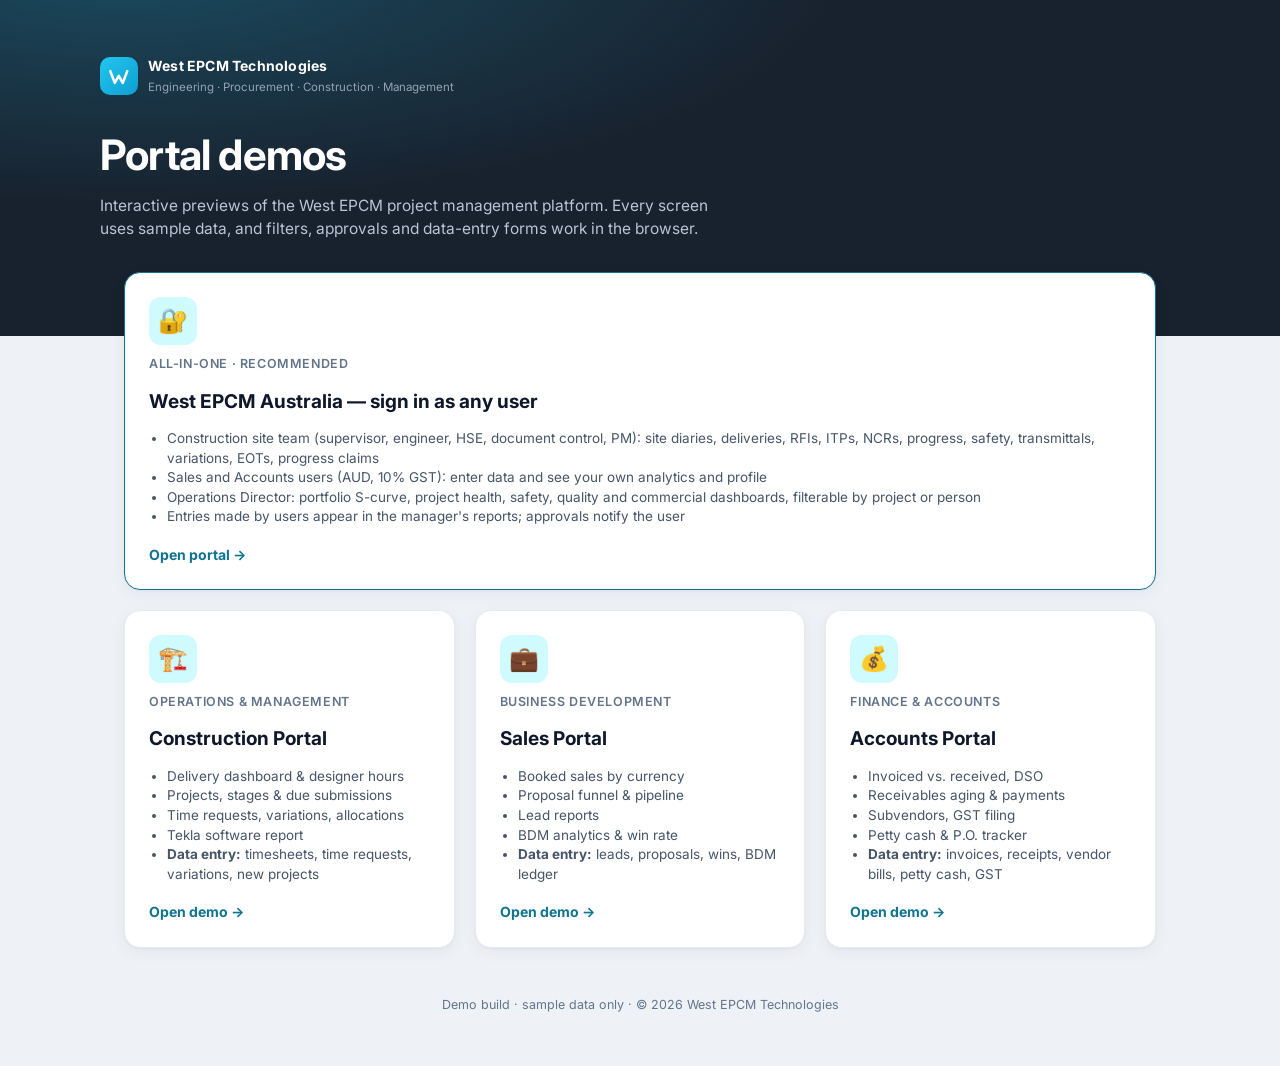
<file: demo/index.html>
<!doctype html>
<html lang="en">
<head>
<meta charset="utf-8">
<meta name="viewport" content="width=device-width, initial-scale=1">
<title>West EPCM Portal Demos</title>
<meta name="description" content="West EPCM Technologies — interactive portal demos: Construction, Sales and Accounts.">
<link rel="preconnect" href="https://fonts.googleapis.com">
<link href="https://fonts.googleapis.com/css2?family=Inter:wght@400;500;600;700;800&display=swap" rel="stylesheet">
<style>
:root {
  color-scheme: light;
  --brand-ink: #18212e;
  --brand-surface: #222e3e;
  --brand-cyan: #22c7f0;
  --brand-cyan-strong: #0e9ed1;
  --brand-gold: #c9a227;
  --side-text: #f5f8fc;
  --side-muted: #93a1b5;

  --bg: #eef2f7;
  --card: #ffffff;
  --card-2: #f7f9fc;
  --border: #e6ebf2;
  --text: #0f172a;
  --text-2: #475569;
  --muted: #64748b;
  --accent: #0e7490;
  --accent-soft: #cffafe;
  --grid: #e8ecf2;
  --axis: #94a3b8;

  --good: #0f9d58;   --good-bg: #e3f6ec;
  --warn: #b26b00;   --warn-bg: #fff3d6;
  --bad: #c62828;    --bad-bg: #fde7e7;
  --info: #1d63b8;   --info-bg: #e3eefc;
  --neutral-bg: #eef1f5;

  --s1: #2a78d6; --s2: #eb6834; --s3: #1baf7a; --s4: #eda100;
  --s5: #e87ba4; --s6: #008300; --s7: #6250d6; --s8: #e34948;
  --seq1: #cde2fb; --seq2: #86b6ef; --seq3: #3987e5; --seq4: #1c5cab; --seq5: #0d366b;

  --shadow: 0 1px 2px rgba(15, 23, 42, .04), 0 4px 16px rgba(15, 23, 42, .05);
  --radius: 14px;
}
@media (prefers-color-scheme: dark) {
  :root:not([data-theme="light"]) {
    color-scheme: dark;
    --bg: #111821; --card: #1a2330; --card-2: #202b3a; --border: #2c3848;
    --text: #e8edf4; --text-2: #b8c3d1; --muted: #8b98aa; --accent: #22c7f0; --accent-soft: #123947;
    --grid: #263243; --axis: #5b6a7e;
    --good: #4cc98a; --good-bg: #133526; --warn: #f0b44c; --warn-bg: #3a2c10;
    --bad: #f07575; --bad-bg: #3d1a1d; --info: #6ea8f0; --info-bg: #15294a; --neutral-bg: #253041;
    --s1: #3987e5; --s2: #d95926; --s3: #199e70; --s4: #c98500;
    --s5: #d55181; --s6: #008300; --s7: #9085e9; --s8: #e66767;
    --seq1: #184f95; --seq2: #256abf; --seq3: #3987e5; --seq4: #6da7ec; --seq5: #b7d3f6;
    --shadow: 0 1px 2px rgba(0,0,0,.3), 0 6px 18px rgba(0,0,0,.25);
  }
}
:root[data-theme="dark"] {
  color-scheme: dark;
  --bg: #111821; --card: #1a2330; --card-2: #202b3a; --border: #2c3848;
  --text: #e8edf4; --text-2: #b8c3d1; --muted: #8b98aa; --accent: #22c7f0; --accent-soft: #123947;
  --grid: #263243; --axis: #5b6a7e;
  --good: #4cc98a; --good-bg: #133526; --warn: #f0b44c; --warn-bg: #3a2c10;
  --bad: #f07575; --bad-bg: #3d1a1d; --info: #6ea8f0; --info-bg: #15294a; --neutral-bg: #253041;
  --s1: #3987e5; --s2: #d95926; --s3: #199e70; --s4: #c98500;
  --s5: #d55181; --s6: #008300; --s7: #9085e9; --s8: #e66767;
  --seq1: #184f95; --seq2: #256abf; --seq3: #3987e5; --seq4: #6da7ec; --seq5: #b7d3f6;
  --shadow: 0 1px 2px rgba(0,0,0,.3), 0 6px 18px rgba(0,0,0,.25);
}

* { box-sizing: border-box; }
html, body { margin: 0; }
body {
  font-family: "Inter", system-ui, -apple-system, "Segoe UI", Roboto, sans-serif;
  background: var(--bg); color: var(--text); font-size: 14px; line-height: 1.45;
  -webkit-font-smoothing: antialiased;
}
button, input, select { font: inherit; color: inherit; }
.num { font-variant-numeric: tabular-nums; }

/* ---------- Shell ---------- */
.app { display: grid; grid-template-columns: 252px 1fr; min-height: 100vh; }
.sidebar {
  background: var(--brand-ink); color: var(--side-text); padding: 18px 14px;
  position: sticky; top: 0; height: 100vh; overflow-y: auto; display: flex; flex-direction: column; gap: 18px;
}
.brand { display: flex; align-items: center; gap: 10px; padding: 4px 6px 14px; border-bottom: 1px solid rgba(255,255,255,.08); }
.logo { width: 38px; height: 38px; border-radius: 10px; display: grid; place-items: center;
  background: linear-gradient(135deg, var(--brand-cyan), var(--brand-cyan-strong)); color: #fff; flex: none; }
.logo svg { width: 62%; height: 62%; }
.brand b { display: block; font-size: 14px; letter-spacing: .2px; }
.brand small { color: var(--side-muted); font-size: 11.5px; }
.nav-group h6 { margin: 0 0 6px 8px; font-size: 10.5px; letter-spacing: 1.2px; text-transform: uppercase; color: var(--side-muted); font-weight: 600; }
.nav-item { display: flex; align-items: center; gap: 10px; width: 100%; padding: 9px 10px; border: 0; background: none;
  border-radius: 9px; color: #cfd8e3; cursor: pointer; text-align: left; font-size: 13.5px; }
.nav-item:hover { background: rgba(255,255,255,.06); color: #fff; }
.nav-item.active { background: rgba(34,199,240,.14); color: #fff; box-shadow: inset 3px 0 0 var(--brand-cyan); }
.nav-item .ico { width: 18px; text-align: center; opacity: .9; }
.nav-item .badge { margin-left: auto; background: var(--brand-gold); color: #1b1b1b; border-radius: 999px; font-size: 11px; padding: 1px 7px; font-weight: 700; }
.side-foot { margin-top: auto; font-size: 12px; color: var(--side-muted); padding: 10px 8px 0; border-top: 1px solid rgba(255,255,255,.08); }
.side-foot a { color: var(--brand-cyan); text-decoration: none; display: block; padding: 3px 0; }
.side-foot a:hover { text-decoration: underline; }

.main { min-width: 0; display: flex; flex-direction: column; }
.topbar { display: flex; align-items: center; gap: 14px; padding: 14px 28px; background: var(--card); border-bottom: 1px solid var(--border);
  position: sticky; top: 0; z-index: 5; }
.topbar h1 { font-size: 18px; margin: 0; font-weight: 700; }
.topbar .crumb { color: var(--muted); font-size: 12.5px; }
.topbar .spacer { flex: 1; }
.search { display: flex; align-items: center; gap: 8px; background: var(--card-2); border: 1px solid var(--border); border-radius: 10px; padding: 7px 12px; width: 260px; color: var(--muted); }
.search input { border: 0; outline: 0; background: transparent; width: 100%; }
.icon-btn { width: 36px; height: 36px; border-radius: 10px; border: 1px solid var(--border); background: var(--card); cursor: pointer; display: grid; place-items: center; position: relative; }
.icon-btn .dot { position: absolute; top: 6px; right: 7px; width: 8px; height: 8px; border-radius: 50%; background: var(--bad); border: 2px solid var(--card); }
.user { display: flex; align-items: center; gap: 10px; }
.avatar { width: 36px; height: 36px; border-radius: 50%; display: grid; place-items: center; font-weight: 700; font-size: 13px; color: #fff;
  background: linear-gradient(135deg, #0e7490, #1d4ed8); }
.user small { display: block; color: var(--muted); font-size: 11.5px; }
.menu-btn { display: none; }

.demo-banner { background: linear-gradient(90deg, rgba(34,199,240,.12), rgba(201,162,39,.12)); border-bottom: 1px solid var(--border);
  padding: 7px 28px; font-size: 12.5px; color: var(--text-2); display: flex; gap: 8px; align-items: center; flex-wrap: wrap; }
.demo-banner b { color: var(--accent); }

.content { padding: 24px 28px 48px; display: flex; flex-direction: column; gap: 20px; }
.view { display: none; flex-direction: column; gap: 20px; }
.view.active { display: flex; }

.page-head { display: flex; align-items: flex-end; justify-content: space-between; gap: 16px; flex-wrap: wrap; }
.page-head h2 { margin: 0; font-size: 22px; }
.page-head p { margin: 4px 0 0; color: var(--muted); }

/* ---------- Filters ---------- */
.filters { display: flex; gap: 10px; flex-wrap: wrap; align-items: center; }
.seg { display: inline-flex; background: var(--card); border: 1px solid var(--border); border-radius: 10px; padding: 3px; }
.seg button { border: 0; background: none; padding: 6px 12px; border-radius: 7px; cursor: pointer; color: var(--text-2); font-size: 13px; }
.seg button.on { background: var(--accent); color: #fff; }
:root[data-theme="dark"] .seg button.on { color: #0b1220; }
@media (prefers-color-scheme: dark) { :root:not([data-theme="light"]) .seg button.on { color: #0b1220; } }
.select { background: var(--card); border: 1px solid var(--border); border-radius: 10px; padding: 7px 10px; font-size: 13px; }
.btn { border: 1px solid var(--border); background: var(--card); border-radius: 10px; padding: 8px 14px; cursor: pointer; font-weight: 600; font-size: 13px; display: inline-flex; gap: 6px; align-items: center; }
.btn.primary { background: var(--accent); border-color: var(--accent); color: #fff; }
:root[data-theme="dark"] .btn.primary { color: #0b1220; }
@media (prefers-color-scheme: dark) { :root:not([data-theme="light"]) .btn.primary { color: #0b1220; } }
.btn.sm { padding: 4px 10px; font-size: 12px; border-radius: 8px; }
.btn.ok { color: var(--good); }
.btn.no { color: var(--bad); }
.btn:hover { filter: brightness(.97); }

/* ---------- KPI tiles ---------- */
.kpis { display: grid; grid-template-columns: repeat(auto-fit, minmax(190px, 1fr)); gap: 16px; }
.kpi { background: var(--card); border: 1px solid var(--border); border-radius: var(--radius); padding: 16px 18px; box-shadow: var(--shadow); display: flex; flex-direction: column; gap: 6px; min-width: 0; }
.kpi .lbl { color: var(--muted); font-size: 12.5px; font-weight: 600; display: flex; align-items: center; gap: 8px; }
.kpi .lbl .chip-ico { width: 26px; height: 26px; border-radius: 8px; display: grid; place-items: center; background: var(--accent-soft); font-size: 14px; }
.kpi .val { font-size: 26px; font-weight: 750; letter-spacing: -.5px; font-variant-numeric: tabular-nums; }
.kpi .val small { font-size: 13px; color: var(--muted); font-weight: 600; margin-left: 4px; }
.kpi .foot { display: flex; align-items: center; justify-content: space-between; gap: 8px; font-size: 12px; color: var(--muted); }
.delta { font-weight: 700; font-size: 12px; }
.delta.up { color: var(--good); } .delta.down { color: var(--bad); }
.kpi svg.spark { width: 84px; height: 26px; flex: none; }

/* ---------- Cards / grid ---------- */
.grid { display: grid; gap: 20px; }
.g-2 { grid-template-columns: repeat(2, minmax(0, 1fr)); }
.g-3-1 { grid-template-columns: minmax(0, 2fr) minmax(0, 1fr); }
.g-1-1-1 { grid-template-columns: repeat(3, minmax(0, 1fr)); }
.card { background: var(--card); border: 1px solid var(--border); border-radius: var(--radius); box-shadow: var(--shadow); padding: 18px 20px; min-width: 0; }
.card-h { display: flex; align-items: flex-start; justify-content: space-between; gap: 12px; margin-bottom: 12px; flex-wrap: wrap; }
.card-h h3 { margin: 0; font-size: 15px; }
.card-h p { margin: 2px 0 0; color: var(--muted); font-size: 12.5px; }
.legend { display: flex; gap: 14px; flex-wrap: wrap; font-size: 12px; color: var(--text-2); }
.legend span { display: inline-flex; align-items: center; gap: 6px; }
.legend i { width: 10px; height: 10px; border-radius: 3px; display: inline-block; }
.chart { width: 100%; position: relative; }
.chart svg { display: block; width: 100%; overflow: visible; }
.chart text { fill: var(--muted); font-size: 11px; font-family: inherit; }
.chart .gridline { stroke: var(--grid); stroke-width: 1; }
.chart .baseline { stroke: var(--axis); stroke-width: 1; }
.chart .hit { fill: transparent; cursor: crosshair; }
.chart .cross { stroke: var(--axis); stroke-dasharray: 3 3; }
.chart .dlabel { fill: var(--text-2); font-weight: 600; }

.tip { position: fixed; pointer-events: none; z-index: 50; background: var(--card); border: 1px solid var(--border); box-shadow: 0 8px 24px rgba(0,0,0,.18);
  border-radius: 10px; padding: 9px 11px; font-size: 12px; min-width: 150px; opacity: 0; transition: opacity .08s; color: var(--text); }
.tip.show { opacity: 1; }
.tip .t-h { font-weight: 700; margin-bottom: 5px; }
.tip .t-r { display: flex; align-items: center; gap: 8px; justify-content: space-between; }
.tip .t-r span:first-child { display: inline-flex; align-items: center; gap: 6px; color: var(--text-2); }
.tip i { width: 9px; height: 9px; border-radius: 2px; display: inline-block; }

/* ---------- Bars list / meters ---------- */
.hlist { display: flex; flex-direction: column; gap: 12px; }
.hrow { display: grid; grid-template-columns: 130px 1fr 72px; gap: 10px; align-items: center; font-size: 13px; }
.hrow .name { color: var(--text-2); white-space: nowrap; overflow: hidden; text-overflow: ellipsis; }
.hrow .v { text-align: right; font-weight: 650; font-variant-numeric: tabular-nums; }
.track { height: 10px; border-radius: 6px; background: var(--neutral-bg); overflow: hidden; }
.track > b { display: block; height: 100%; border-radius: 6px; background: var(--s1); }
.progress { display: flex; align-items: center; gap: 8px; min-width: 120px; }
.progress .track { flex: 1; height: 7px; }
.progress span { font-size: 12px; color: var(--muted); width: 34px; text-align: right; font-variant-numeric: tabular-nums; }

/* ---------- Tables ---------- */
.table-wrap { overflow-x: auto; margin: 0 -20px; padding: 0 20px; }
table { width: 100%; border-collapse: collapse; font-size: 13px; }
th { text-align: left; font-size: 11.5px; text-transform: uppercase; letter-spacing: .5px; color: var(--muted); font-weight: 650; padding: 10px 10px; border-bottom: 1px solid var(--border); white-space: nowrap; background: var(--card-2); }
td { padding: 11px 10px; border-bottom: 1px solid var(--border); vertical-align: middle; white-space: nowrap; }
tr:last-child td { border-bottom: 0; }
tbody tr:hover td { background: var(--card-2); }
td.r, th.r { text-align: right; font-variant-numeric: tabular-nums; }
.cell-main { font-weight: 650; }
.cell-sub { color: var(--muted); font-size: 12px; }

.pill { display: inline-flex; align-items: center; gap: 5px; padding: 3px 9px; border-radius: 999px; font-size: 11.5px; font-weight: 650; white-space: nowrap; }
.pill.good { background: var(--good-bg); color: var(--good); }
.pill.warn { background: var(--warn-bg); color: var(--warn); }
.pill.bad  { background: var(--bad-bg);  color: var(--bad); }
.pill.info { background: var(--info-bg); color: var(--info); }
.pill.neutral { background: var(--neutral-bg); color: var(--text-2); }

/* ---------- Feed ---------- */
.feed { display: flex; flex-direction: column; }
.feed-item { display: flex; gap: 12px; padding: 10px 0; border-bottom: 1px dashed var(--border); }
.feed-item:last-child { border-bottom: 0; }
.feed-ico { width: 32px; height: 32px; border-radius: 9px; background: var(--card-2); display: grid; place-items: center; flex: none; border: 1px solid var(--border); }
.feed-item b { font-weight: 650; }
.feed-item small { display: block; color: var(--muted); font-size: 11.5px; margin-top: 2px; }

.toast { position: fixed; bottom: 22px; right: 22px; background: var(--brand-ink); color: #fff; padding: 11px 16px; border-radius: 10px; font-size: 13px;
  box-shadow: 0 10px 30px rgba(0,0,0,.25); transform: translateY(20px); opacity: 0; transition: .2s; z-index: 60; }
.toast.show { transform: none; opacity: 1; }

.empty-note { color: var(--muted); font-size: 12.5px; }

@media (max-width: 1180px) {
  .g-3-1, .g-1-1-1 { grid-template-columns: 1fr; }
}
@media (max-width: 900px) {
  .app { grid-template-columns: 1fr; }
  .sidebar { position: fixed; inset: 0 auto 0 0; width: 260px; z-index: 40; transform: translateX(-100%); transition: transform .2s; }
  .sidebar.open { transform: none; box-shadow: 0 0 0 100vmax rgba(0,0,0,.4); }
  .menu-btn { display: grid; }
  .search { display: none; }
  .g-2 { grid-template-columns: 1fr; }
  .topbar, .content, .demo-banner { padding-left: 16px; padding-right: 16px; }
  .user .who { display: none; }
  .hrow { grid-template-columns: 100px 1fr 64px; }
}

/* ---------- Entry forms (modal) ---------- */
.modal-back { position: fixed; inset: 0; background: rgba(10, 16, 26, .55); z-index: 70; display: none; align-items: flex-start; justify-content: center; padding: 40px 16px; overflow-y: auto; }
.modal-back.show { display: flex; }
.modal { background: var(--card); border: 1px solid var(--border); border-radius: 16px; width: 100%; max-width: 640px; box-shadow: 0 24px 60px rgba(0,0,0,.3); animation: pop .16s ease-out; }
@keyframes pop { from { transform: translateY(10px); opacity: 0; } to { transform: none; opacity: 1; } }
.modal-h { display: flex; align-items: flex-start; gap: 12px; padding: 18px 22px; border-bottom: 1px solid var(--border); }
.modal-h .mi { width: 40px; height: 40px; border-radius: 11px; background: var(--accent-soft); display: grid; place-items: center; font-size: 20px; flex: none; }
.modal-h h3 { margin: 0; font-size: 17px; }
.modal-h p { margin: 2px 0 0; color: var(--muted); font-size: 12.5px; }
.modal-h .x { margin-left: auto; border: 0; background: none; font-size: 22px; line-height: 1; cursor: pointer; color: var(--muted); }
.modal-flow { display: flex; gap: 6px; flex-wrap: wrap; padding: 10px 22px; background: var(--card-2); border-bottom: 1px solid var(--border); font-size: 12px; color: var(--text-2); align-items: center; }
.modal-flow b { background: var(--accent-soft); color: var(--accent); border-radius: 999px; padding: 2px 9px; font-weight: 650; }
.modal-b { padding: 18px 22px; display: grid; grid-template-columns: 1fr 1fr; gap: 14px 16px; }
.fld { display: flex; flex-direction: column; gap: 5px; grid-column: span 2; min-width: 0; }
.fld.half { grid-column: span 1; }
.fld label { font-size: 12.5px; font-weight: 650; color: var(--text-2); }
.fld label .req { color: var(--bad); }
.fld input, .fld select, .fld textarea { width: 100%; border: 1px solid var(--border); background: var(--card); border-radius: 9px; padding: 9px 11px; font-size: 13.5px; outline: 0; }
.fld textarea { min-height: 76px; resize: vertical; }
.fld input:focus, .fld select:focus, .fld textarea:focus { border-color: var(--accent); box-shadow: 0 0 0 3px rgba(34,199,240,.18); }
.fld.err input, .fld.err select, .fld.err textarea { border-color: var(--bad); }
.fld .hint { font-size: 11.5px; color: var(--muted); }
.fld.err .hint { color: var(--bad); }
.fld .info { border-radius: 9px; padding: 10px 12px; font-size: 12.5px; background: var(--info-bg); color: var(--info); }
.fld .info.warn { background: var(--warn-bg); color: var(--warn); }
.drop { border: 1.5px dashed var(--border); border-radius: 10px; padding: 16px; text-align: center; color: var(--muted); font-size: 12.5px; cursor: pointer; background: var(--card-2); }
.drop:hover { border-color: var(--accent); color: var(--accent); }
.drop.has { border-style: solid; color: var(--good); border-color: var(--good); }
.modal-f { display: flex; gap: 10px; justify-content: flex-end; padding: 14px 22px; border-top: 1px solid var(--border); }
@media (max-width: 600px) { .fld.half { grid-column: span 2; } .modal-back { padding: 12px; } }

/* ---------- Data-entry hub ---------- */
.roles { display: grid; grid-template-columns: repeat(auto-fit, minmax(250px, 1fr)); gap: 16px; }
.role-card { background: var(--card); border: 1px solid var(--border); border-radius: var(--radius); padding: 18px; box-shadow: var(--shadow); display: flex; flex-direction: column; gap: 10px; }
.role-card .who { display: flex; align-items: center; gap: 10px; }
.role-card .who .avatar { width: 34px; height: 34px; font-size: 12px; }
.role-card .who b { display: block; }
.role-card .who small { color: var(--muted); font-size: 12px; }
.role-card .acts { display: flex; flex-direction: column; gap: 8px; }
.role-card .acts .btn { justify-content: flex-start; width: 100%; }
.role-card .acts .btn small { margin-left: auto; color: var(--muted); font-weight: 500; }
.steps { display: grid; grid-template-columns: repeat(4, minmax(0, 1fr)); gap: 12px; }
.step { background: var(--card); border: 1px solid var(--border); border-radius: 12px; padding: 14px; position: relative; }
.step .n { width: 26px; height: 26px; border-radius: 50%; background: var(--accent); color: #fff; display: grid; place-items: center; font-weight: 700; font-size: 12.5px; margin-bottom: 8px; }
.step b { display: block; font-size: 13.5px; }
.step small { color: var(--muted); font-size: 12px; }
@media (max-width: 900px) { .steps { grid-template-columns: 1fr 1fr; } }
tr.fresh td { animation: fresh 2.4s ease-out; }
@keyframes fresh { 0% { background: var(--accent-soft); } 100% { background: transparent; } }

.hero { background: radial-gradient(1200px 400px at 10% -10%, rgba(34,199,240,.25), transparent 60%), var(--brand-ink); color: #fff; padding: 56px 24px 96px; }
.hero-in { max-width: 1080px; margin: 0 auto; }
.hero .brand { border: 0; padding: 0 0 28px; }
.hero h1 { font-size: clamp(28px, 4vw, 42px); margin: 0 0 10px; letter-spacing: -.8px; }
.hero p { color: #b9c5d4; max-width: 640px; margin: 0; font-size: 15.5px; }
.tiles { max-width: 1080px; margin: -64px auto 48px; padding: 0 24px; display: grid; grid-template-columns: repeat(3, minmax(0, 1fr)); gap: 20px; }
.tile { background: var(--card); border: 1px solid var(--border); border-radius: 16px; padding: 24px; box-shadow: var(--shadow); text-decoration: none; color: var(--text);
  display: flex; flex-direction: column; gap: 10px; transition: transform .15s, box-shadow .15s; }
.tile:hover { transform: translateY(-3px); box-shadow: 0 12px 32px rgba(15,23,42,.12); }
.tile .ti { width: 48px; height: 48px; border-radius: 12px; display: grid; place-items: center; font-size: 24px; background: var(--accent-soft); }
.tile h2 { margin: 4px 0 0; font-size: 19px; }
.tile .tag { color: var(--muted); font-size: 12.5px; font-weight: 600; text-transform: uppercase; letter-spacing: .6px; }
.tile ul { margin: 4px 0 8px; padding-left: 18px; color: var(--text-2); font-size: 13.5px; }
.tile .go { margin-top: auto; color: var(--accent); font-weight: 700; }
.foot { text-align: center; color: var(--muted); font-size: 12.5px; padding: 0 24px 40px; }
@media (max-width: 900px) { .tiles { grid-template-columns: 1fr; padding: 0 16px; } .hero { padding: 40px 16px 88px; } }
</style>
</head>
<body>
<header class="hero">
  <div class="hero-in">
    <div class="brand">
      <div class="logo"><svg viewBox="0 0 100 100" fill="none" stroke="currentColor" stroke-width="11" stroke-linecap="round" stroke-linejoin="round" aria-hidden="true"><polyline points="14,26 33,76 50,46 67,76 86,26"/></svg></div>
      <div><b>West EPCM Technologies</b><small>Engineering · Procurement · Construction · Management</small></div>
    </div>
    <h1>Portal demos</h1>
    <p>Interactive previews of the West EPCM project management platform. Every screen uses sample data, and filters, approvals and data-entry forms work in the browser.</p>
  </div>
</header>
<main class="tiles">
  <a class="tile" href="west-epcm-portal.html" style="grid-column:1/-1;border-color:var(--accent)">
    <div class="ti">🔐</div><span class="tag">All-in-one · recommended</span><h2>West EPCM Australia — sign in as any user</h2>
    <ul><li>Construction site team (supervisor, engineer, HSE, document control, PM): site diaries, deliveries, RFIs, ITPs, NCRs, progress, safety, transmittals, variations, EOTs, progress claims</li><li>Sales and Accounts users (AUD, 10% GST): enter data and see your own analytics and profile</li><li>Operations Director: portfolio S-curve, project health, safety, quality and commercial dashboards, filterable by project or person</li><li>Entries made by users appear in the manager's reports; approvals notify the user</li></ul>
    <span class="go">Open portal →</span>
  </a>
  <a class="tile" href="construction-portal.html">
    <div class="ti">🏗️</div><span class="tag">Operations &amp; Management</span><h2>Construction Portal</h2>
    <ul><li>Delivery dashboard &amp; designer hours</li><li>Projects, stages &amp; due submissions</li><li>Time requests, variations, allocations</li><li>Tekla software report</li><li><b>Data entry:</b> timesheets, time requests, variations, new projects</li></ul>
    <span class="go">Open demo →</span>
  </a>
  <a class="tile" href="sales-portal.html">
    <div class="ti">💼</div><span class="tag">Business Development</span><h2>Sales Portal</h2>
    <ul><li>Booked sales by currency</li><li>Proposal funnel &amp; pipeline</li><li>Lead reports</li><li>BDM analytics &amp; win rate</li><li><b>Data entry:</b> leads, proposals, wins, BDM ledger</li></ul>
    <span class="go">Open demo →</span>
  </a>
  <a class="tile" href="accounts-portal.html">
    <div class="ti">💰</div><span class="tag">Finance &amp; Accounts</span><h2>Accounts Portal</h2>
    <ul><li>Invoiced vs. received, DSO</li><li>Receivables aging &amp; payments</li><li>Subvendors, GST filing</li><li>Petty cash &amp; P.O. tracker</li><li><b>Data entry:</b> invoices, receipts, vendor bills, petty cash, GST</li></ul>
    <span class="go">Open demo →</span>
  </a>
</main>
<p class="foot">Demo build · sample data only · © 2026 West EPCM Technologies</p>
<script>
try { var t = localStorage.getItem('wepcm-demo-theme'); if (t) document.documentElement.setAttribute('data-theme', t); } catch (e) {}
</script>
</body>
</html>
</file>
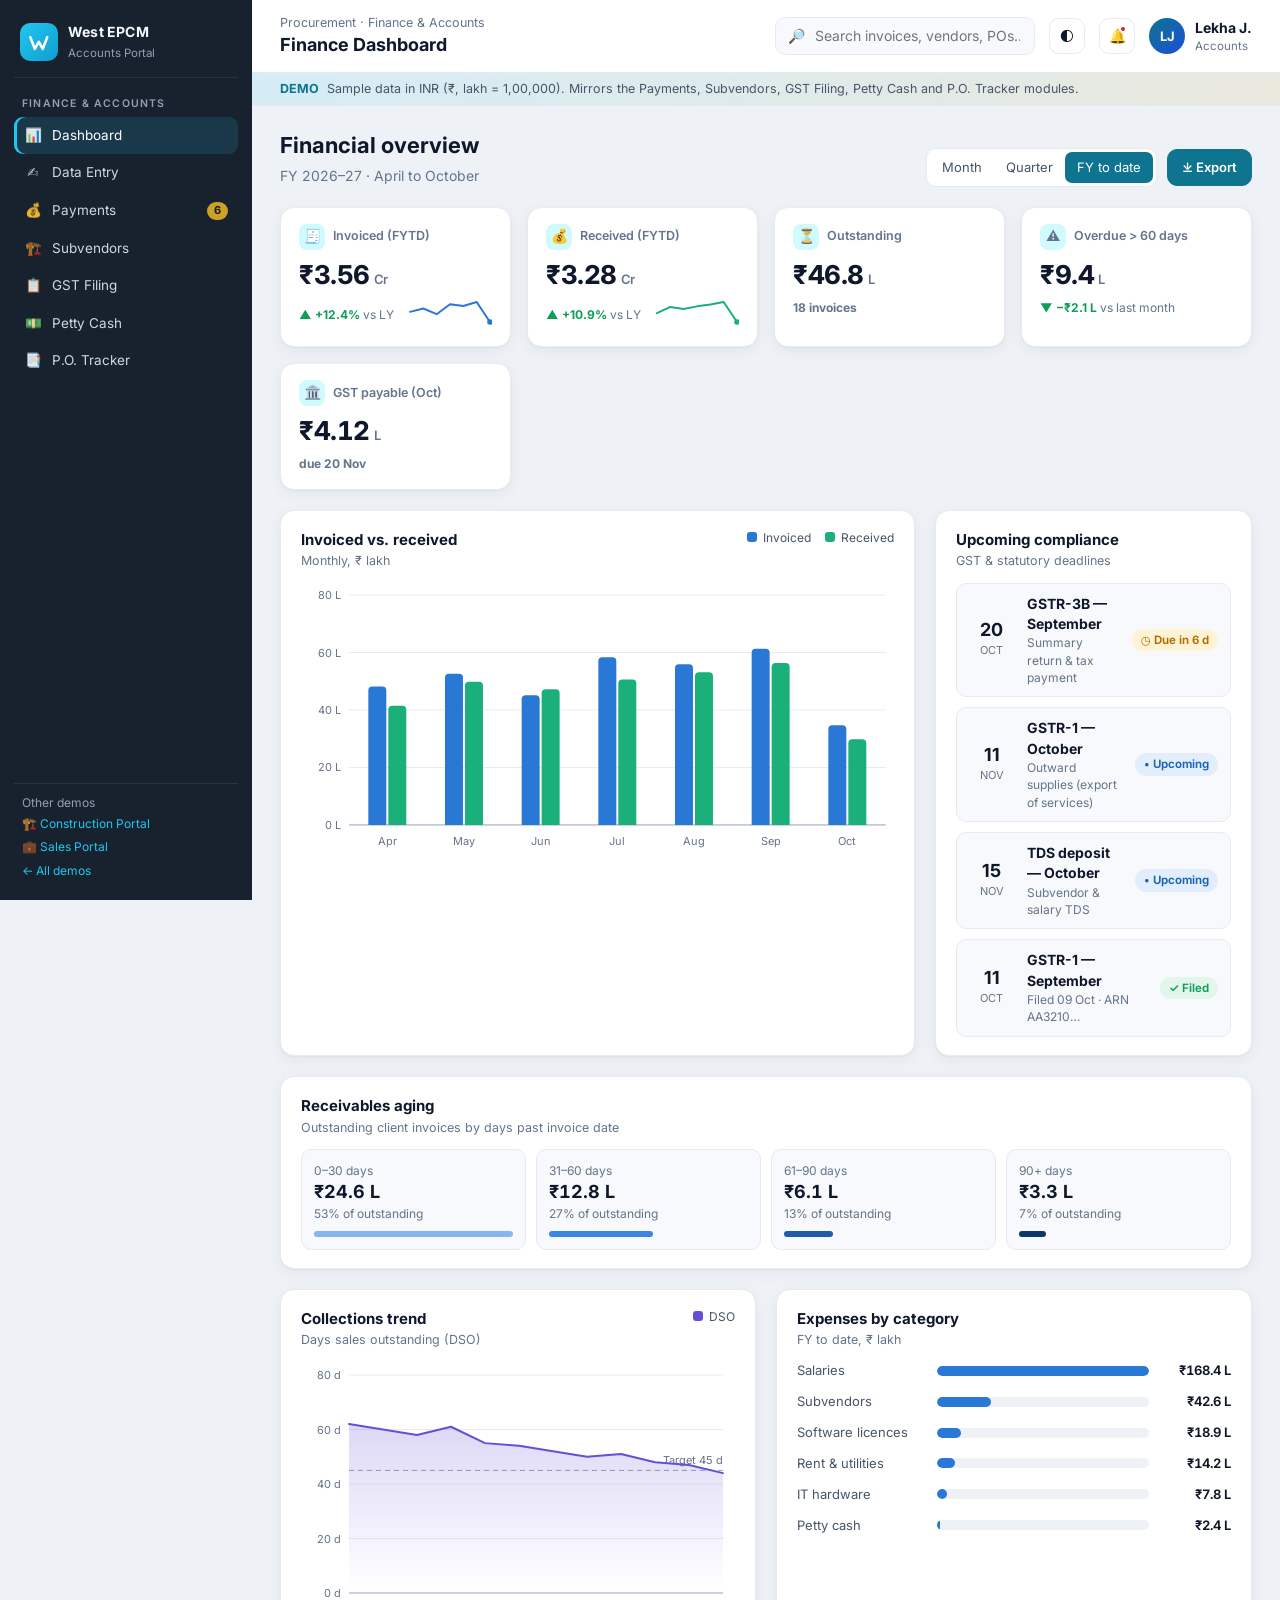
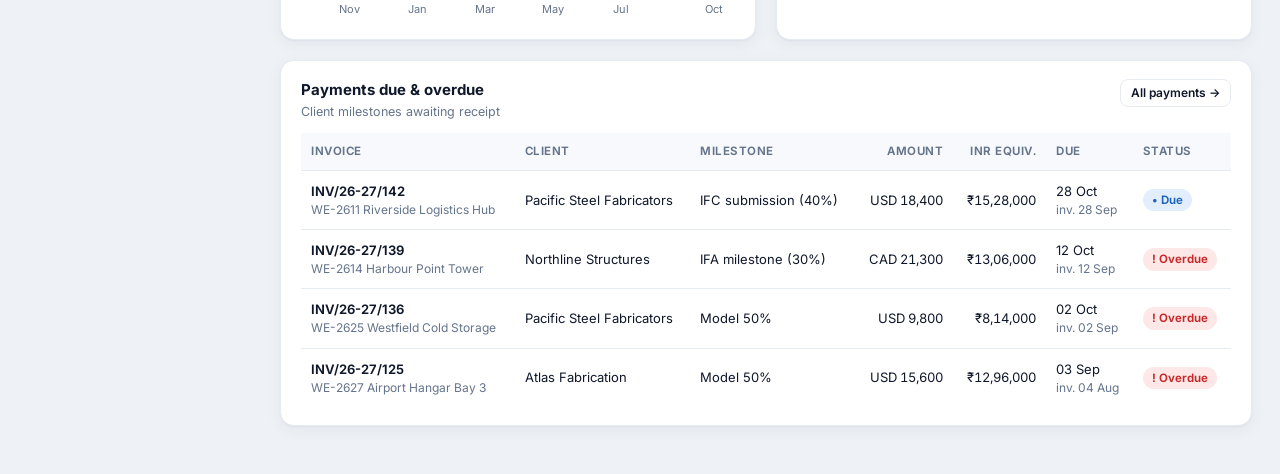
<file: demo/accounts-portal.html>
<!doctype html>
<html lang="en">
<head>
<meta charset="utf-8">
<meta name="viewport" content="width=device-width, initial-scale=1">
<title>Accounts Portal Demo</title>
<meta name="description" content="West EPCM Technologies — Finance & Accounts portal demo with sample data.">
<link rel="preconnect" href="https://fonts.googleapis.com">
<link href="https://fonts.googleapis.com/css2?family=Inter:wght@400;500;600;700;800&display=swap" rel="stylesheet">
<style>
:root {
  color-scheme: light;
  --brand-ink: #18212e;
  --brand-surface: #222e3e;
  --brand-cyan: #22c7f0;
  --brand-cyan-strong: #0e9ed1;
  --brand-gold: #c9a227;
  --side-text: #f5f8fc;
  --side-muted: #93a1b5;

  --bg: #eef2f7;
  --card: #ffffff;
  --card-2: #f7f9fc;
  --border: #e6ebf2;
  --text: #0f172a;
  --text-2: #475569;
  --muted: #64748b;
  --accent: #0e7490;
  --accent-soft: #cffafe;
  --grid: #e8ecf2;
  --axis: #94a3b8;

  --good: #0f9d58;   --good-bg: #e3f6ec;
  --warn: #b26b00;   --warn-bg: #fff3d6;
  --bad: #c62828;    --bad-bg: #fde7e7;
  --info: #1d63b8;   --info-bg: #e3eefc;
  --neutral-bg: #eef1f5;

  --s1: #2a78d6; --s2: #eb6834; --s3: #1baf7a; --s4: #eda100;
  --s5: #e87ba4; --s6: #008300; --s7: #6250d6; --s8: #e34948;
  --seq1: #cde2fb; --seq2: #86b6ef; --seq3: #3987e5; --seq4: #1c5cab; --seq5: #0d366b;

  --shadow: 0 1px 2px rgba(15, 23, 42, .04), 0 4px 16px rgba(15, 23, 42, .05);
  --radius: 14px;
}
@media (prefers-color-scheme: dark) {
  :root:not([data-theme="light"]) {
    color-scheme: dark;
    --bg: #111821; --card: #1a2330; --card-2: #202b3a; --border: #2c3848;
    --text: #e8edf4; --text-2: #b8c3d1; --muted: #8b98aa; --accent: #22c7f0; --accent-soft: #123947;
    --grid: #263243; --axis: #5b6a7e;
    --good: #4cc98a; --good-bg: #133526; --warn: #f0b44c; --warn-bg: #3a2c10;
    --bad: #f07575; --bad-bg: #3d1a1d; --info: #6ea8f0; --info-bg: #15294a; --neutral-bg: #253041;
    --s1: #3987e5; --s2: #d95926; --s3: #199e70; --s4: #c98500;
    --s5: #d55181; --s6: #008300; --s7: #9085e9; --s8: #e66767;
    --seq1: #184f95; --seq2: #256abf; --seq3: #3987e5; --seq4: #6da7ec; --seq5: #b7d3f6;
    --shadow: 0 1px 2px rgba(0,0,0,.3), 0 6px 18px rgba(0,0,0,.25);
  }
}
:root[data-theme="dark"] {
  color-scheme: dark;
  --bg: #111821; --card: #1a2330; --card-2: #202b3a; --border: #2c3848;
  --text: #e8edf4; --text-2: #b8c3d1; --muted: #8b98aa; --accent: #22c7f0; --accent-soft: #123947;
  --grid: #263243; --axis: #5b6a7e;
  --good: #4cc98a; --good-bg: #133526; --warn: #f0b44c; --warn-bg: #3a2c10;
  --bad: #f07575; --bad-bg: #3d1a1d; --info: #6ea8f0; --info-bg: #15294a; --neutral-bg: #253041;
  --s1: #3987e5; --s2: #d95926; --s3: #199e70; --s4: #c98500;
  --s5: #d55181; --s6: #008300; --s7: #9085e9; --s8: #e66767;
  --seq1: #184f95; --seq2: #256abf; --seq3: #3987e5; --seq4: #6da7ec; --seq5: #b7d3f6;
  --shadow: 0 1px 2px rgba(0,0,0,.3), 0 6px 18px rgba(0,0,0,.25);
}

* { box-sizing: border-box; }
html, body { margin: 0; }
body {
  font-family: "Inter", system-ui, -apple-system, "Segoe UI", Roboto, sans-serif;
  background: var(--bg); color: var(--text); font-size: 14px; line-height: 1.45;
  -webkit-font-smoothing: antialiased;
}
button, input, select { font: inherit; color: inherit; }
.num { font-variant-numeric: tabular-nums; }

/* ---------- Shell ---------- */
.app { display: grid; grid-template-columns: 252px 1fr; min-height: 100vh; }
.sidebar {
  background: var(--brand-ink); color: var(--side-text); padding: 18px 14px;
  position: sticky; top: 0; height: 100vh; overflow-y: auto; display: flex; flex-direction: column; gap: 18px;
}
.brand { display: flex; align-items: center; gap: 10px; padding: 4px 6px 14px; border-bottom: 1px solid rgba(255,255,255,.08); }
.logo { width: 38px; height: 38px; border-radius: 10px; display: grid; place-items: center;
  background: linear-gradient(135deg, var(--brand-cyan), var(--brand-cyan-strong)); color: #fff; flex: none; }
.logo svg { width: 62%; height: 62%; }
.brand b { display: block; font-size: 14px; letter-spacing: .2px; }
.brand small { color: var(--side-muted); font-size: 11.5px; }
.nav-group h6 { margin: 0 0 6px 8px; font-size: 10.5px; letter-spacing: 1.2px; text-transform: uppercase; color: var(--side-muted); font-weight: 600; }
.nav-item { display: flex; align-items: center; gap: 10px; width: 100%; padding: 9px 10px; border: 0; background: none;
  border-radius: 9px; color: #cfd8e3; cursor: pointer; text-align: left; font-size: 13.5px; }
.nav-item:hover { background: rgba(255,255,255,.06); color: #fff; }
.nav-item.active { background: rgba(34,199,240,.14); color: #fff; box-shadow: inset 3px 0 0 var(--brand-cyan); }
.nav-item .ico { width: 18px; text-align: center; opacity: .9; }
.nav-item .badge { margin-left: auto; background: var(--brand-gold); color: #1b1b1b; border-radius: 999px; font-size: 11px; padding: 1px 7px; font-weight: 700; }
.side-foot { margin-top: auto; font-size: 12px; color: var(--side-muted); padding: 10px 8px 0; border-top: 1px solid rgba(255,255,255,.08); }
.side-foot a { color: var(--brand-cyan); text-decoration: none; display: block; padding: 3px 0; }
.side-foot a:hover { text-decoration: underline; }

.main { min-width: 0; display: flex; flex-direction: column; }
.topbar { display: flex; align-items: center; gap: 14px; padding: 14px 28px; background: var(--card); border-bottom: 1px solid var(--border);
  position: sticky; top: 0; z-index: 5; }
.topbar h1 { font-size: 18px; margin: 0; font-weight: 700; }
.topbar .crumb { color: var(--muted); font-size: 12.5px; }
.topbar .spacer { flex: 1; }
.search { display: flex; align-items: center; gap: 8px; background: var(--card-2); border: 1px solid var(--border); border-radius: 10px; padding: 7px 12px; width: 260px; color: var(--muted); }
.search input { border: 0; outline: 0; background: transparent; width: 100%; }
.icon-btn { width: 36px; height: 36px; border-radius: 10px; border: 1px solid var(--border); background: var(--card); cursor: pointer; display: grid; place-items: center; position: relative; }
.icon-btn .dot { position: absolute; top: 6px; right: 7px; width: 8px; height: 8px; border-radius: 50%; background: var(--bad); border: 2px solid var(--card); }
.user { display: flex; align-items: center; gap: 10px; }
.avatar { width: 36px; height: 36px; border-radius: 50%; display: grid; place-items: center; font-weight: 700; font-size: 13px; color: #fff;
  background: linear-gradient(135deg, #0e7490, #1d4ed8); }
.user small { display: block; color: var(--muted); font-size: 11.5px; }
.menu-btn { display: none; }

.demo-banner { background: linear-gradient(90deg, rgba(34,199,240,.12), rgba(201,162,39,.12)); border-bottom: 1px solid var(--border);
  padding: 7px 28px; font-size: 12.5px; color: var(--text-2); display: flex; gap: 8px; align-items: center; flex-wrap: wrap; }
.demo-banner b { color: var(--accent); }

.content { padding: 24px 28px 48px; display: flex; flex-direction: column; gap: 20px; }
.view { display: none; flex-direction: column; gap: 20px; }
.view.active { display: flex; }

.page-head { display: flex; align-items: flex-end; justify-content: space-between; gap: 16px; flex-wrap: wrap; }
.page-head h2 { margin: 0; font-size: 22px; }
.page-head p { margin: 4px 0 0; color: var(--muted); }

/* ---------- Filters ---------- */
.filters { display: flex; gap: 10px; flex-wrap: wrap; align-items: center; }
.seg { display: inline-flex; background: var(--card); border: 1px solid var(--border); border-radius: 10px; padding: 3px; }
.seg button { border: 0; background: none; padding: 6px 12px; border-radius: 7px; cursor: pointer; color: var(--text-2); font-size: 13px; }
.seg button.on { background: var(--accent); color: #fff; }
:root[data-theme="dark"] .seg button.on { color: #0b1220; }
@media (prefers-color-scheme: dark) { :root:not([data-theme="light"]) .seg button.on { color: #0b1220; } }
.select { background: var(--card); border: 1px solid var(--border); border-radius: 10px; padding: 7px 10px; font-size: 13px; }
.btn { border: 1px solid var(--border); background: var(--card); border-radius: 10px; padding: 8px 14px; cursor: pointer; font-weight: 600; font-size: 13px; display: inline-flex; gap: 6px; align-items: center; }
.btn.primary { background: var(--accent); border-color: var(--accent); color: #fff; }
:root[data-theme="dark"] .btn.primary { color: #0b1220; }
@media (prefers-color-scheme: dark) { :root:not([data-theme="light"]) .btn.primary { color: #0b1220; } }
.btn.sm { padding: 4px 10px; font-size: 12px; border-radius: 8px; }
.btn.ok { color: var(--good); }
.btn.no { color: var(--bad); }
.btn:hover { filter: brightness(.97); }

/* ---------- KPI tiles ---------- */
.kpis { display: grid; grid-template-columns: repeat(auto-fit, minmax(190px, 1fr)); gap: 16px; }
.kpi { background: var(--card); border: 1px solid var(--border); border-radius: var(--radius); padding: 16px 18px; box-shadow: var(--shadow); display: flex; flex-direction: column; gap: 6px; min-width: 0; }
.kpi .lbl { color: var(--muted); font-size: 12.5px; font-weight: 600; display: flex; align-items: center; gap: 8px; }
.kpi .lbl .chip-ico { width: 26px; height: 26px; border-radius: 8px; display: grid; place-items: center; background: var(--accent-soft); font-size: 14px; }
.kpi .val { font-size: 26px; font-weight: 750; letter-spacing: -.5px; font-variant-numeric: tabular-nums; }
.kpi .val small { font-size: 13px; color: var(--muted); font-weight: 600; margin-left: 4px; }
.kpi .foot { display: flex; align-items: center; justify-content: space-between; gap: 8px; font-size: 12px; color: var(--muted); }
.delta { font-weight: 700; font-size: 12px; }
.delta.up { color: var(--good); } .delta.down { color: var(--bad); }
.kpi svg.spark { width: 84px; height: 26px; flex: none; }

/* ---------- Cards / grid ---------- */
.grid { display: grid; gap: 20px; }
.g-2 { grid-template-columns: repeat(2, minmax(0, 1fr)); }
.g-3-1 { grid-template-columns: minmax(0, 2fr) minmax(0, 1fr); }
.g-1-1-1 { grid-template-columns: repeat(3, minmax(0, 1fr)); }
.card { background: var(--card); border: 1px solid var(--border); border-radius: var(--radius); box-shadow: var(--shadow); padding: 18px 20px; min-width: 0; }
.card-h { display: flex; align-items: flex-start; justify-content: space-between; gap: 12px; margin-bottom: 12px; flex-wrap: wrap; }
.card-h h3 { margin: 0; font-size: 15px; }
.card-h p { margin: 2px 0 0; color: var(--muted); font-size: 12.5px; }
.legend { display: flex; gap: 14px; flex-wrap: wrap; font-size: 12px; color: var(--text-2); }
.legend span { display: inline-flex; align-items: center; gap: 6px; }
.legend i { width: 10px; height: 10px; border-radius: 3px; display: inline-block; }
.chart { width: 100%; position: relative; }
.chart svg { display: block; width: 100%; overflow: visible; }
.chart text { fill: var(--muted); font-size: 11px; font-family: inherit; }
.chart .gridline { stroke: var(--grid); stroke-width: 1; }
.chart .baseline { stroke: var(--axis); stroke-width: 1; }
.chart .hit { fill: transparent; cursor: crosshair; }
.chart .cross { stroke: var(--axis); stroke-dasharray: 3 3; }
.chart .dlabel { fill: var(--text-2); font-weight: 600; }

.tip { position: fixed; pointer-events: none; z-index: 50; background: var(--card); border: 1px solid var(--border); box-shadow: 0 8px 24px rgba(0,0,0,.18);
  border-radius: 10px; padding: 9px 11px; font-size: 12px; min-width: 150px; opacity: 0; transition: opacity .08s; color: var(--text); }
.tip.show { opacity: 1; }
.tip .t-h { font-weight: 700; margin-bottom: 5px; }
.tip .t-r { display: flex; align-items: center; gap: 8px; justify-content: space-between; }
.tip .t-r span:first-child { display: inline-flex; align-items: center; gap: 6px; color: var(--text-2); }
.tip i { width: 9px; height: 9px; border-radius: 2px; display: inline-block; }

/* ---------- Bars list / meters ---------- */
.hlist { display: flex; flex-direction: column; gap: 12px; }
.hrow { display: grid; grid-template-columns: 130px 1fr 72px; gap: 10px; align-items: center; font-size: 13px; }
.hrow .name { color: var(--text-2); white-space: nowrap; overflow: hidden; text-overflow: ellipsis; }
.hrow .v { text-align: right; font-weight: 650; font-variant-numeric: tabular-nums; }
.track { height: 10px; border-radius: 6px; background: var(--neutral-bg); overflow: hidden; }
.track > b { display: block; height: 100%; border-radius: 6px; background: var(--s1); }
.progress { display: flex; align-items: center; gap: 8px; min-width: 120px; }
.progress .track { flex: 1; height: 7px; }
.progress span { font-size: 12px; color: var(--muted); width: 34px; text-align: right; font-variant-numeric: tabular-nums; }

/* ---------- Tables ---------- */
.table-wrap { overflow-x: auto; margin: 0 -20px; padding: 0 20px; }
table { width: 100%; border-collapse: collapse; font-size: 13px; }
th { text-align: left; font-size: 11.5px; text-transform: uppercase; letter-spacing: .5px; color: var(--muted); font-weight: 650; padding: 10px 10px; border-bottom: 1px solid var(--border); white-space: nowrap; background: var(--card-2); }
td { padding: 11px 10px; border-bottom: 1px solid var(--border); vertical-align: middle; white-space: nowrap; }
tr:last-child td { border-bottom: 0; }
tbody tr:hover td { background: var(--card-2); }
td.r, th.r { text-align: right; font-variant-numeric: tabular-nums; }
.cell-main { font-weight: 650; }
.cell-sub { color: var(--muted); font-size: 12px; }

.pill { display: inline-flex; align-items: center; gap: 5px; padding: 3px 9px; border-radius: 999px; font-size: 11.5px; font-weight: 650; white-space: nowrap; }
.pill.good { background: var(--good-bg); color: var(--good); }
.pill.warn { background: var(--warn-bg); color: var(--warn); }
.pill.bad  { background: var(--bad-bg);  color: var(--bad); }
.pill.info { background: var(--info-bg); color: var(--info); }
.pill.neutral { background: var(--neutral-bg); color: var(--text-2); }

/* ---------- Feed ---------- */
.feed { display: flex; flex-direction: column; }
.feed-item { display: flex; gap: 12px; padding: 10px 0; border-bottom: 1px dashed var(--border); }
.feed-item:last-child { border-bottom: 0; }
.feed-ico { width: 32px; height: 32px; border-radius: 9px; background: var(--card-2); display: grid; place-items: center; flex: none; border: 1px solid var(--border); }
.feed-item b { font-weight: 650; }
.feed-item small { display: block; color: var(--muted); font-size: 11.5px; margin-top: 2px; }

.toast { position: fixed; bottom: 22px; right: 22px; background: var(--brand-ink); color: #fff; padding: 11px 16px; border-radius: 10px; font-size: 13px;
  box-shadow: 0 10px 30px rgba(0,0,0,.25); transform: translateY(20px); opacity: 0; transition: .2s; z-index: 60; }
.toast.show { transform: none; opacity: 1; }

.empty-note { color: var(--muted); font-size: 12.5px; }

@media (max-width: 1180px) {
  .g-3-1, .g-1-1-1 { grid-template-columns: 1fr; }
}
@media (max-width: 900px) {
  .app { grid-template-columns: 1fr; }
  .sidebar { position: fixed; inset: 0 auto 0 0; width: 260px; z-index: 40; transform: translateX(-100%); transition: transform .2s; }
  .sidebar.open { transform: none; box-shadow: 0 0 0 100vmax rgba(0,0,0,.4); }
  .menu-btn { display: grid; }
  .search { display: none; }
  .g-2 { grid-template-columns: 1fr; }
  .topbar, .content, .demo-banner { padding-left: 16px; padding-right: 16px; }
  .user .who { display: none; }
  .hrow { grid-template-columns: 100px 1fr 64px; }
}

/* ---------- Entry forms (modal) ---------- */
.modal-back { position: fixed; inset: 0; background: rgba(10, 16, 26, .55); z-index: 70; display: none; align-items: flex-start; justify-content: center; padding: 40px 16px; overflow-y: auto; }
.modal-back.show { display: flex; }
.modal { background: var(--card); border: 1px solid var(--border); border-radius: 16px; width: 100%; max-width: 640px; box-shadow: 0 24px 60px rgba(0,0,0,.3); animation: pop .16s ease-out; }
@keyframes pop { from { transform: translateY(10px); opacity: 0; } to { transform: none; opacity: 1; } }
.modal-h { display: flex; align-items: flex-start; gap: 12px; padding: 18px 22px; border-bottom: 1px solid var(--border); }
.modal-h .mi { width: 40px; height: 40px; border-radius: 11px; background: var(--accent-soft); display: grid; place-items: center; font-size: 20px; flex: none; }
.modal-h h3 { margin: 0; font-size: 17px; }
.modal-h p { margin: 2px 0 0; color: var(--muted); font-size: 12.5px; }
.modal-h .x { margin-left: auto; border: 0; background: none; font-size: 22px; line-height: 1; cursor: pointer; color: var(--muted); }
.modal-flow { display: flex; gap: 6px; flex-wrap: wrap; padding: 10px 22px; background: var(--card-2); border-bottom: 1px solid var(--border); font-size: 12px; color: var(--text-2); align-items: center; }
.modal-flow b { background: var(--accent-soft); color: var(--accent); border-radius: 999px; padding: 2px 9px; font-weight: 650; }
.modal-b { padding: 18px 22px; display: grid; grid-template-columns: 1fr 1fr; gap: 14px 16px; }
.fld { display: flex; flex-direction: column; gap: 5px; grid-column: span 2; min-width: 0; }
.fld.half { grid-column: span 1; }
.fld label { font-size: 12.5px; font-weight: 650; color: var(--text-2); }
.fld label .req { color: var(--bad); }
.fld input, .fld select, .fld textarea { width: 100%; border: 1px solid var(--border); background: var(--card); border-radius: 9px; padding: 9px 11px; font-size: 13.5px; outline: 0; }
.fld textarea { min-height: 76px; resize: vertical; }
.fld input:focus, .fld select:focus, .fld textarea:focus { border-color: var(--accent); box-shadow: 0 0 0 3px rgba(34,199,240,.18); }
.fld.err input, .fld.err select, .fld.err textarea { border-color: var(--bad); }
.fld .hint { font-size: 11.5px; color: var(--muted); }
.fld.err .hint { color: var(--bad); }
.fld .info { border-radius: 9px; padding: 10px 12px; font-size: 12.5px; background: var(--info-bg); color: var(--info); }
.fld .info.warn { background: var(--warn-bg); color: var(--warn); }
.drop { border: 1.5px dashed var(--border); border-radius: 10px; padding: 16px; text-align: center; color: var(--muted); font-size: 12.5px; cursor: pointer; background: var(--card-2); }
.drop:hover { border-color: var(--accent); color: var(--accent); }
.drop.has { border-style: solid; color: var(--good); border-color: var(--good); }
.modal-f { display: flex; gap: 10px; justify-content: flex-end; padding: 14px 22px; border-top: 1px solid var(--border); }
@media (max-width: 600px) { .fld.half { grid-column: span 2; } .modal-back { padding: 12px; } }

/* ---------- Data-entry hub ---------- */
.roles { display: grid; grid-template-columns: repeat(auto-fit, minmax(250px, 1fr)); gap: 16px; }
.role-card { background: var(--card); border: 1px solid var(--border); border-radius: var(--radius); padding: 18px; box-shadow: var(--shadow); display: flex; flex-direction: column; gap: 10px; }
.role-card .who { display: flex; align-items: center; gap: 10px; }
.role-card .who .avatar { width: 34px; height: 34px; font-size: 12px; }
.role-card .who b { display: block; }
.role-card .who small { color: var(--muted); font-size: 12px; }
.role-card .acts { display: flex; flex-direction: column; gap: 8px; }
.role-card .acts .btn { justify-content: flex-start; width: 100%; }
.role-card .acts .btn small { margin-left: auto; color: var(--muted); font-weight: 500; }
.steps { display: grid; grid-template-columns: repeat(4, minmax(0, 1fr)); gap: 12px; }
.step { background: var(--card); border: 1px solid var(--border); border-radius: 12px; padding: 14px; position: relative; }
.step .n { width: 26px; height: 26px; border-radius: 50%; background: var(--accent); color: #fff; display: grid; place-items: center; font-weight: 700; font-size: 12.5px; margin-bottom: 8px; }
.step b { display: block; font-size: 13.5px; }
.step small { color: var(--muted); font-size: 12px; }
@media (max-width: 900px) { .steps { grid-template-columns: 1fr 1fr; } }
tr.fresh td { animation: fresh 2.4s ease-out; }
@keyframes fresh { 0% { background: var(--accent-soft); } 100% { background: transparent; } }

.aging { display: grid; grid-template-columns: repeat(4, 1fr); gap: 10px; }
.aging .b { border-radius: 10px; padding: 12px; border: 1px solid var(--border); background: var(--card-2); }
.aging .b small { color: var(--muted); font-size: 12px; display: block; }
.aging .b b { font-size: 18px; font-variant-numeric: tabular-nums; }
.aging .bar { height: 6px; border-radius: 4px; margin-top: 8px; }
.cal { display: flex; flex-direction: column; gap: 10px; }
.cal-row { display: flex; align-items: center; gap: 12px; padding: 10px 12px; border: 1px solid var(--border); border-radius: 10px; background: var(--card-2); }
.cal-date { width: 46px; text-align: center; flex: none; }
.cal-date b { display: block; font-size: 18px; line-height: 1; }
.cal-date small { color: var(--muted); font-size: 11px; text-transform: uppercase; }
.cal-row .grow { flex: 1; min-width: 0; }
.cal-row .grow small { display: block; color: var(--muted); font-size: 12px; }
@media (max-width: 900px) { .aging { grid-template-columns: repeat(2, 1fr); } }
</style>
</head>
<body>
<div class="app">
  <aside class="sidebar">
    <div class="brand">
      <div class="logo"><svg viewBox="0 0 100 100" fill="none" stroke="currentColor" stroke-width="11" stroke-linecap="round" stroke-linejoin="round" aria-hidden="true"><polyline points="14,26 33,76 50,46 67,76 86,26"/></svg></div>
      <div><b>West EPCM</b><small>Accounts Portal</small></div>
    </div>
    <div class="nav-group">
      <h6>Finance &amp; Accounts</h6>
      <button class="nav-item active" data-view="v-dash" data-title="Finance Dashboard"><span class="ico">📊</span>Dashboard</button>
      <button class="nav-item" data-view="v-entry" data-title="Data Entry"><span class="ico">✍️</span>Data Entry</button>
      <button class="nav-item" data-view="v-pay" data-title="Payments"><span class="ico">💰</span>Payments<span class="badge">6</span></button>
      <button class="nav-item" data-view="v-sub" data-title="Subvendors"><span class="ico">🏗️</span>Subvendors</button>
      <button class="nav-item" data-view="v-gst" data-title="GST Filing"><span class="ico">📋</span>GST Filing</button>
      <button class="nav-item" data-view="v-petty" data-title="Petty Cash"><span class="ico">💵</span>Petty Cash</button>
      <button class="nav-item" data-view="v-po" data-title="P.O. Tracker"><span class="ico">📑</span>P.O. Tracker</button>
    </div>
    <div class="side-foot">
      Other demos
      <a href="construction-portal.html">🏗️ Construction Portal</a>
      <a href="sales-portal.html">💼 Sales Portal</a>
      <a href="index.html">← All demos</a>
    </div>
  </aside>

  <div class="main">
    <header class="topbar">
      <button class="icon-btn menu-btn" aria-label="Open menu">☰</button>
      <div>
        <div class="crumb">Procurement · Finance &amp; Accounts</div>
        <h1 id="pageTitle">Finance Dashboard</h1>
      </div>
      <div class="spacer"></div>
      <label class="search"><span>🔎</span><input placeholder="Search invoices, vendors, POs…" aria-label="Search"></label>
      <button class="icon-btn" id="themeBtn" aria-label="Toggle theme" title="Toggle light / dark">🌓</button>
      <button class="icon-btn" aria-label="Notifications">🔔<span class="dot"></span></button>
      <div class="user"><div class="avatar">LJ</div><div class="who"><b>Lekha J.</b><small>Accounts</small></div></div>
    </header>
    <div class="demo-banner"><b>DEMO</b> Sample data in INR (₹, lakh = 1,00,000). Mirrors the Payments, Subvendors, GST Filing, Petty Cash and P.O. Tracker modules.</div>

    <main class="content">
      <!-- ================= DASHBOARD ================= -->
      <section class="view active" id="v-dash">
        <div class="page-head">
          <div><h2>Financial overview</h2><p>FY 2026–27 · April to October</p></div>
          <div class="filters">
            <div class="seg" id="perSeg"><button>Month</button><button>Quarter</button><button class="on">FY to date</button></div>
            <button class="btn primary" onclick="Demo.toast('Finance pack exported (demo)')">⤓ Export</button>
          </div>
        </div>

        <div class="kpis" id="kpis"></div>

        <div class="grid g-3-1">
          <div class="card">
            <div class="card-h">
              <div><h3>Invoiced vs. received</h3><p>Monthly, ₹ lakh</p></div>
              <div class="legend"><span><i style="background:var(--s1)"></i>Invoiced</span><span><i style="background:var(--s3)"></i>Received</span></div>
            </div>
            <div class="chart" id="cashChart"></div>
          </div>
          <div class="card">
            <div class="card-h"><div><h3>Upcoming compliance</h3><p>GST &amp; statutory deadlines</p></div></div>
            <div class="cal" id="cal"></div>
          </div>
        </div>

        <div class="card">
          <div class="card-h"><div><h3>Receivables aging</h3><p>Outstanding client invoices by days past invoice date</p></div></div>
          <div class="aging" id="aging"></div>
        </div>

        <div class="grid g-2">
          <div class="card">
            <div class="card-h">
              <div><h3>Collections trend</h3><p>Days sales outstanding (DSO)</p></div>
              <div class="legend"><span><i style="background:var(--s7)"></i>DSO</span></div>
            </div>
            <div class="chart" id="dsoChart"></div>
          </div>
          <div class="card">
            <div class="card-h"><div><h3>Expenses by category</h3><p>FY to date, ₹ lakh</p></div></div>
            <div id="expBars"></div>
          </div>
        </div>

        <div class="card">
          <div class="card-h">
            <div><h3>Payments due &amp; overdue</h3><p>Client milestones awaiting receipt</p></div>
            <button class="btn sm" data-view="v-pay">All payments →</button>
          </div>
          <div class="table-wrap"><table id="dueTable"></table></div>
        </div>
      </section>

      <!-- ================= DATA ENTRY ================= -->
      <section class="view" id="v-entry">
        <div class="page-head">
          <div><h2>Data entry</h2><p>How accounts users record invoices, receipts, vendor bills, petty cash and GST returns. Submit a form and the entry appears in the tables straight away.</p></div>
        </div>
        <div class="steps">
          <div class="step"><div class="n">1</div><b>Raise the invoice</b><small>Against a project milestone, with payment terms</small></div>
          <div class="step"><div class="n">2</div><b>Record the receipt</b><small>Amount, date, bank reference and proof</small></div>
          <div class="step"><div class="n">3</div><b>Pay vendors &amp; expenses</b><small>Subvendor bills (with TDS) and petty cash</small></div>
          <div class="step"><div class="n">4</div><b>File GST</b><small>Mark returns filed with their ARN</small></div>
        </div>
        <div class="roles">
          <div class="role-card">
            <div class="who"><div class="avatar">LJ</div><div><b>Receivables</b><small>Lekha J. · Accounts</small></div></div>
            <div class="acts">
              <button class="btn" data-form="invoice">🧾 Raise client invoice</button>
              <button class="btn" data-form="receipt">💰 Record payment received</button>
            </div>
          </div>
          <div class="role-card">
            <div class="who"><div class="avatar">LJ</div><div><b>Payables</b><small>Subvendors &amp; office expenses</small></div></div>
            <div class="acts">
              <button class="btn" data-form="subvendor">🤝 Add subvendor work order</button>
              <button class="btn" data-form="subpay">💸 Record subvendor payment</button>
              <button class="btn" data-form="petty">💵 Add petty cash expense</button>
            </div>
          </div>
          <div class="role-card">
            <div class="who"><div class="avatar">LJ</div><div><b>Compliance</b><small>GST returns</small></div></div>
            <div class="acts">
              <button class="btn" data-form="gst">📋 Mark GST return filed</button>
            </div>
          </div>
        </div>
        <div class="card">
          <div class="card-h"><div><h3>Today's entries</h3><p>Everything recorded in this session</p></div></div>
          <div class="table-wrap"><table id="logTable"><thead><tr><th>Time</th><th>Entry</th><th>Reference</th><th class="r">Amount</th></tr></thead><tbody><tr class="empty"><td colspan="4" class="empty-note">No entries yet. Use a form above.</td></tr></tbody></table></div>
        </div>
      </section>

      <!-- ================= PAYMENTS ================= -->
      <section class="view" id="v-pay">
        <div class="page-head">
          <div><h2>Payments</h2><p>Client invoices and milestone receipts</p></div>
          <div class="filters">
            <div class="seg" id="paySeg"><button class="on" data-f="all">All</button><button data-f="Received">Received</button><button data-f="Due">Due</button><button data-f="Overdue">Overdue</button></div>
            <button class="btn" data-form="invoice">＋ Raise invoice</button><button class="btn primary" data-form="receipt">＋ Record payment</button>
          </div>
        </div>
        <div class="card"><div class="table-wrap"><table id="payTable"></table></div></div>
      </section>

      <!-- ================= SUBVENDORS ================= -->
      <section class="view" id="v-sub">
        <div class="page-head"><div><h2>Subvendors</h2><p>Outsourced detailing partners, work orders and payments</p></div>
          <div class="filters"><button class="btn primary" data-form="subvendor">＋ Add subvendor</button> <button class="btn" data-form="subpay">＋ Record payment</button></div></div>
        <div class="kpis" id="subKpis"></div>
        <div class="card"><div class="table-wrap"><table id="subTable"></table></div></div>
      </section>

      <!-- ================= GST ================= -->
      <section class="view" id="v-gst">
        <div class="page-head"><div><h2>GST Filing</h2><p>Return status by period</p></div><button class="btn primary" data-form="gst">✓ Mark return filed</button></div>
        <div class="kpis" id="gstKpis"></div>
        <div class="card"><div class="table-wrap"><table id="gstTable"></table></div></div>
      </section>

      <!-- ================= PETTY CASH ================= -->
      <section class="view" id="v-petty">
        <div class="page-head"><div><h2>Petty Cash</h2><p>Office float and daily expense ledger</p></div>
          <button class="btn primary" data-form="petty">＋ Add expense</button></div>
        <div class="kpis" id="pettyKpis"></div>
        <div class="card"><div class="table-wrap"><table id="pettyTable"></table></div></div>
      </section>

      <!-- ================= PO ================= -->
      <section class="view" id="v-po">
        <div class="page-head"><div><h2>P.O. Tracker</h2><p>Client purchase orders against won projects</p></div></div>
        <div class="card"><div class="table-wrap"><table id="poTable"></table></div></div>
      </section>
    </main>
  </div>
</div>

<script>
// ---- Shared demo helpers: navigation, theme, tooltips, SVG charts ----
(function () {
  'use strict';
  var NS = 'http://www.w3.org/2000/svg';
  var css = function (name) { return getComputedStyle(document.documentElement).getPropertyValue(name).trim(); };

  function col(c) { return c && c.indexOf('var(') === 0 ? css(c.slice(4, -1)) : c; }
  function el(tag, attrs, parent) {
    var n = document.createElementNS(NS, tag);
    for (var k in attrs) n.setAttribute(k, attrs[k]);
    if (parent) parent.appendChild(n);
    return n;
  }

  // ---------- tooltip ----------
  var tip = document.createElement('div');
  tip.className = 'tip';
  document.body.appendChild(tip);
  function showTip(evt, title, rows) {
    tip.innerHTML = '<div class="t-h">' + title + '</div>' + rows.map(function (r) {
      return '<div class="t-r"><span>' + (r.color ? '<i style="background:' + r.color + '"></i>' : '') + r.name + '</span><b class="num">' + r.value + '</b></div>';
    }).join('');
    tip.classList.add('show');
    var x = evt.clientX + 14, y = evt.clientY + 14;
    var w = tip.offsetWidth, h = tip.offsetHeight;
    if (x + w > innerWidth - 8) x = evt.clientX - w - 14;
    if (y + h > innerHeight - 8) y = evt.clientY - h - 14;
    tip.style.left = x + 'px'; tip.style.top = y + 'px';
  }
  function hideTip() { tip.classList.remove('show'); }

  function niceMax(v) {
    if (v <= 0) return 1;
    var p = Math.pow(10, Math.floor(Math.log10(v)));
    var n = v / p;
    var steps = [1, 1.2, 1.6, 2, 2.4, 3, 4, 5, 6, 8, 10];
    var s = steps.filter(function (x) { return x >= n; })[0];
    return s * p;
  }
  function roundedTop(x, y, w, h, r) {
    r = Math.min(r, w / 2, h);
    if (h <= 0) return '';
    return 'M' + x + ',' + (y + h) + 'V' + (y + r) + 'Q' + x + ',' + y + ' ' + (x + r) + ',' + y +
      'H' + (x + w - r) + 'Q' + (x + w) + ',' + y + ' ' + (x + w) + ',' + (y + r) + 'V' + (y + h) + 'Z';
  }

  // ---------- vertical bar chart (grouped or stacked) ----------
  // opts: { labels, series:[{name, values, color}], stacked, fmt, height, axisFmt }
  function barChart(host, opts) {
    function draw() {
      host.innerHTML = '';
      var W = Math.max(host.clientWidth, 280), H = opts.height || 260;
      var m = { t: 12, r: 8, b: 28, l: 48 };
      var iw = W - m.l - m.r, ih = H - m.t - m.b;
      var svg = el('svg', { viewBox: '0 0 ' + W + ' ' + H, height: H, role: 'img', 'aria-label': opts.aria || '' }, host);
      var n = opts.labels.length, S = opts.series;
      var totals = opts.labels.map(function (_, i) {
        return opts.stacked ? S.reduce(function (a, s) { return a + s.values[i]; }, 0) : Math.max.apply(null, S.map(function (s) { return s.values[i]; }));
      });
      var max = niceMax(Math.max.apply(null, totals) * 1.05);
      var fmtA = opts.axisFmt || opts.fmt || String;
      for (var g = 0; g <= 4; g++) {
        var gy = m.t + ih - ih * g / 4;
        el('line', { x1: m.l, x2: W - m.r, y1: gy, y2: gy, class: g === 0 ? 'baseline' : 'gridline' }, svg);
        var t = el('text', { x: m.l - 8, y: gy + 4, 'text-anchor': 'end' }, svg); t.textContent = fmtA(max * g / 4);
      }
      var band = iw / n, groupW = Math.min(band * 0.68, opts.stacked ? 34 : 18 * S.length + 2 * (S.length - 1));
      var bw = opts.stacked ? groupW : (groupW - 2 * (S.length - 1)) / S.length;
      var step = Math.max(1, Math.ceil(n / Math.floor(iw / 46)));
      opts.labels.forEach(function (lab, i) {
        var cx = m.l + band * i + band / 2, x0 = cx - groupW / 2;
        if (i % step === 0) { var tl = el('text', { x: cx, y: H - 8, 'text-anchor': 'middle' }, svg); tl.textContent = lab; }
        var acc = 0;
        S.forEach(function (s, si) {
          var v = s.values[i], h = ih * v / max;
          var x = opts.stacked ? x0 : x0 + si * (bw + 2);
          var y = m.t + ih - (opts.stacked ? ih * acc / max : 0) - h;
          var isTop = !opts.stacked || si === S.length - 1;
          if (h > 0) {
            if (isTop) el('path', { d: roundedTop(x, y, bw, h, 4), fill: col(s.color) }, svg);
            else el('rect', { x: x, y: y + 1, width: bw, height: Math.max(h - 2, 0), fill: col(s.color) }, svg);
          }
          acc += v;
        });
        var hit = el('rect', { x: m.l + band * i, y: m.t, width: band, height: ih, class: 'hit' }, svg);
        hit.addEventListener('mousemove', function (e) {
          var rows = S.map(function (s) { return { name: s.name, value: (opts.fmt || String)(s.values[i]), color: s.color }; });
          if (opts.stacked && S.length > 1) rows.push({ name: 'Total', value: (opts.fmt || String)(totals[i]) });
          showTip(e, lab, rows);
        });
        hit.addEventListener('mouseleave', hideTip);
      });
    }
    draw();
    observe(host, draw);
  }

  // ---------- line / area chart with crosshair ----------
  // opts: { labels, series:[{name, values, color, area}], fmt, height, target }
  function lineChart(host, opts) {
    function draw() {
      host.innerHTML = '';
      var W = Math.max(host.clientWidth, 280), H = opts.height || 260;
      var m = { t: 14, r: 12, b: 28, l: 48 };
      var iw = W - m.l - m.r, ih = H - m.t - m.b;
      var svg = el('svg', { viewBox: '0 0 ' + W + ' ' + H, height: H, role: 'img', 'aria-label': opts.aria || '' }, host);
      var all = []; opts.series.forEach(function (s) { all = all.concat(s.values.filter(function (v) { return v != null; })); });
      if (opts.target) all.push(opts.target.value);
      var max = opts.max || niceMax(Math.max.apply(null, all) * 1.05), n = opts.labels.length;
      var fmt = opts.fmt || String, fmtA = opts.axisFmt || fmt;
      var X = function (i) { return m.l + (n === 1 ? iw / 2 : iw * i / (n - 1)); };
      var Y = function (v) { return m.t + ih - ih * v / max; };
      for (var g = 0; g <= 4; g++) {
        var gy = m.t + ih - ih * g / 4;
        el('line', { x1: m.l, x2: W - m.r, y1: gy, y2: gy, class: g === 0 ? 'baseline' : 'gridline' }, svg);
        var t = el('text', { x: m.l - 8, y: gy + 4, 'text-anchor': 'end' }, svg); t.textContent = fmtA(max * g / 4);
      }
      var step = Math.max(1, Math.ceil(n / Math.floor(iw / 52)));
      opts.labels.forEach(function (lab, i) {
        if ((i % step === 0 && (i === n - 1 || n - 1 - i >= step)) || i === n - 1) { var tl = el('text', { x: X(i), y: H - 8, 'text-anchor': i === n - 1 ? 'end' : 'middle' }, svg); tl.textContent = lab; }
      });
      if (opts.target) {
        el('line', { x1: m.l, x2: W - m.r, y1: Y(opts.target.value), y2: Y(opts.target.value), stroke: css('--axis'), 'stroke-dasharray': '5 4' }, svg);
        var tt = el('text', { x: W - m.r, y: Y(opts.target.value) - 6, 'text-anchor': 'end' }, svg); tt.textContent = opts.target.label;
      }
      opts.series.forEach(function (s, si) {
        // null values end the line (e.g. 'actual' stops at today while 'planned' continues)
        var idx = []; s.values.forEach(function (v, i) { if (v != null) idx.push(i); });
        var pts = idx.map(function (i) { return X(i) + ',' + Y(s.values[i]); });
        if (!pts.length) return;
        var first = idx[0], last = idx[idx.length - 1];
        if (s.area) {
          var gid = 'g' + Math.random().toString(36).slice(2);
          var defs = el('defs', {}, svg), lg = el('linearGradient', { id: gid, x1: 0, y1: 0, x2: 0, y2: 1 }, defs);
          el('stop', { offset: '0%', 'stop-color': col(s.color), 'stop-opacity': .22 }, lg);
          el('stop', { offset: '100%', 'stop-color': col(s.color), 'stop-opacity': 0 }, lg);
          el('path', { d: 'M' + X(first) + ',' + Y(0) + 'L' + pts.join('L') + 'L' + X(last) + ',' + Y(0) + 'Z', fill: 'url(#' + gid + ')' }, svg);
        }
        el('polyline', { points: pts.join(' '), fill: 'none', stroke: col(s.color), 'stroke-width': 2, 'stroke-linejoin': 'round', 'stroke-linecap': 'round', 'stroke-dasharray': s.dash || '' }, svg);
        // direct end label
        if (opts.series.length > 1 && opts.series.length <= 4 && opts.endLabels) {
          var lt = el('text', { x: X(last) - 4, y: Y(s.values[last]) - 8, 'text-anchor': 'end', class: 'dlabel' }, svg); lt.textContent = s.name;
        }
      });
      var cross = el('line', { y1: m.t, y2: m.t + ih, class: 'cross', visibility: 'hidden' }, svg);
      var dots = opts.series.map(function (s) { return el('circle', { r: 4.5, fill: col(s.color), stroke: css('--card'), 'stroke-width': 2, visibility: 'hidden' }, svg); });
      var hit = el('rect', { x: m.l, y: m.t, width: iw, height: ih, class: 'hit' }, svg);
      hit.addEventListener('mousemove', function (e) {
        var r = svg.getBoundingClientRect(), sx = (e.clientX - r.left) * W / r.width;
        var i = Math.max(0, Math.min(n - 1, Math.round((sx - m.l) / (n === 1 ? 1 : iw / (n - 1)))));
        cross.setAttribute('x1', X(i)); cross.setAttribute('x2', X(i)); cross.setAttribute('visibility', 'visible');
        dots.forEach(function (d, si) { var v = opts.series[si].values[i]; d.setAttribute('cx', X(i)); d.setAttribute('cy', Y(v || 0)); d.setAttribute('visibility', v == null ? 'hidden' : 'visible'); });
        showTip(e, opts.labels[i], opts.series.filter(function (s) { return s.values[i] != null; }).map(function (s) { return { name: s.name, value: fmt(s.values[i]), color: s.color }; }));
      });
      hit.addEventListener('mouseleave', function () {
        hideTip(); cross.setAttribute('visibility', 'hidden');
        dots.forEach(function (d) { d.setAttribute('visibility', 'hidden'); });
      });
    }
    draw();
    observe(host, draw);
  }

  // ---------- sparkline ----------
  function spark(host, values, color) {
    var W = 84, H = 26, max = Math.max.apply(null, values), min = Math.min.apply(null, values), n = values.length;
    var svg = el('svg', { viewBox: '0 0 ' + W + ' ' + H, class: 'spark', 'aria-hidden': 'true' }, host);
    var pts = values.map(function (v, i) { return (2 + (W - 4) * i / (n - 1)) + ',' + (H - 3 - (H - 6) * (v - min) / ((max - min) || 1)); });
    el('polyline', { points: pts.join(' '), fill: 'none', style: 'stroke:' + color, 'stroke-width': 2, 'stroke-linecap': 'round', 'stroke-linejoin': 'round' }, svg);
    var last = pts[n - 1].split(',');
    el('circle', { cx: last[0], cy: last[1], r: 2.8, style: 'fill:' + color }, svg);
  }

  // ---------- horizontal bar list (HTML) with tooltip ----------
  // rows: [{name, value, color?, note?}]
  function hbars(host, rows, fmt, max) {
    fmt = fmt || String;
    max = max || Math.max.apply(null, rows.map(function (r) { return r.value; }));
    host.innerHTML = '';
    host.className = 'hlist';
    rows.forEach(function (r) {
      var row = document.createElement('div');
      row.className = 'hrow';
      row.innerHTML = '<span class="name" title="' + r.name + '">' + r.name + '</span><div class="track"><b style="width:' +
        (100 * r.value / max).toFixed(1) + '%;background:' + (r.color || 'var(--s1)') + '"></b></div><span class="v">' + fmt(r.value) + '</span>';
      row.addEventListener('mousemove', function (e) { showTip(e, r.name, [{ name: r.note || 'Value', value: fmt(r.value), color: r.color || css('--s1') }]); });
      row.addEventListener('mouseleave', hideTip);
      host.appendChild(row);
    });
  }

  // One observer per host; re-rendering a chart just swaps its draw function.
  var hosts = [];
  function observe(host, fn) {
    host._draw = fn;
    if (host._observed) return;
    host._observed = true;
    hosts.push(host);
    var last = host.clientWidth, t;
    if (window.ResizeObserver) {
      new ResizeObserver(function () {
        if (Math.abs(host.clientWidth - last) < 4) return;
        last = host.clientWidth; clearTimeout(t); t = setTimeout(function () { host._draw(); }, 60);
      }).observe(host);
    }
  }
  function redrawAll() { hosts = hosts.filter(function (h) { return h.isConnected; }); hosts.forEach(function (h) { if (h.offsetParent !== null) h._draw(); }); }

  // ---------- shell: navigation, theme, mobile menu, toast ----------
  function initShell() {
    document.querySelectorAll('[data-view]').forEach(function (b) {
      b.addEventListener('click', function () { go(b.getAttribute('data-view')); });
    });
    function go(id) {
      document.querySelectorAll('.view').forEach(function (v) { v.classList.toggle('active', v.id === id); });
      document.querySelectorAll('.nav-item[data-view]').forEach(function (n) { n.classList.toggle('active', n.getAttribute('data-view') === id); });
      var active = document.querySelector('.nav-item[data-view="' + id + '"]');
      var title = document.getElementById('pageTitle');
      if (active && title) title.textContent = active.getAttribute('data-title') || active.textContent.trim();
      document.querySelector('.sidebar').classList.remove('open');
      try { history.replaceState(null, '', '#' + id); } catch (e) {}
      window.scrollTo(0, 0);
      requestAnimationFrame(redrawAll);
    }
    var start = location.hash.slice(1);
    if (start && document.getElementById(start)) go(start);

    var mb = document.querySelector('.menu-btn');
    if (mb) mb.addEventListener('click', function (e) { e.stopPropagation(); document.querySelector('.sidebar').classList.toggle('open'); });
    document.addEventListener('click', function (e) {
      var sb = document.querySelector('.sidebar');
      if (sb.classList.contains('open') && !sb.contains(e.target)) sb.classList.remove('open');
    });

    var tb = document.getElementById('themeBtn');
    var saved = null;
    try { saved = localStorage.getItem('wepcm-demo-theme'); } catch (e) {}
    if (saved) document.documentElement.setAttribute('data-theme', saved);
    if (tb) tb.addEventListener('click', function () {
      var cur = document.documentElement.getAttribute('data-theme') ||
        (matchMedia('(prefers-color-scheme: dark)').matches ? 'dark' : 'light');
      var next = cur === 'dark' ? 'light' : 'dark';
      document.documentElement.setAttribute('data-theme', next);
      try { localStorage.setItem('wepcm-demo-theme', next); } catch (e) {}
      redrawAll();
    });
    var mq = matchMedia('(prefers-color-scheme: dark)');
    if (mq.addEventListener) mq.addEventListener('change', redrawAll);
  }

  var toastEl;
  function toast(msg) {
    if (!toastEl) { toastEl = document.createElement('div'); toastEl.className = 'toast'; document.body.appendChild(toastEl); }
    toastEl.textContent = msg; toastEl.classList.add('show');
    clearTimeout(toastEl._t); toastEl._t = setTimeout(function () { toastEl.classList.remove('show'); }, 2400);
  }

  function pill(kind, text) {
    var ico = { good: '✓', warn: '◷', bad: '!', info: '•', neutral: '–' }[kind] || '';
    return '<span class="pill ' + kind + '">' + ico + ' ' + text + '</span>';
  }
  function progress(p, color) {
    return '<div class="progress"><div class="track"><b style="width:' + p + '%;background:' + (color || 'var(--s1)') + '"></b></div><span>' + p + '%</span></div>';
  }

  // KPI tiles: [{lbl, ico, val, unit, d, up (true/false/null), note, sp:[...], c}]
  function kpis(host, list) {
    host.innerHTML = '';
    list.forEach(function (k) {
      var div = document.createElement('div'); div.className = 'kpi';
      var delta = k.up === null || k.up === undefined ? '<span class="delta">' + k.d + '</span>'
        : '<span class="delta ' + (k.up ? 'up' : 'down') + '">' + (/^[−-]/.test(k.d) ? '▼ ' : '▲ ') + k.d + '</span> ' + (k.note || '');
      div.innerHTML = '<div class="lbl"><span class="chip-ico">' + k.ico + '</span>' + k.lbl + '</div>' +
        '<div class="val">' + k.val + (k.unit ? '<small>' + k.unit + '</small>' : '') + '</div>' +
        '<div class="foot"><span>' + delta + '</span><span class="sp"></span></div>';
      host.appendChild(div);
      if (k.sp) spark(div.querySelector('.sp'), k.sp, k.c || 'var(--s1)');
    });
  }


  // ---------- entry form modal ----------
  // cfg: { icon, title, subtitle, flow:[..steps], submit, fields:[{name,label,type,options,required,half,placeholder,hint,value,min,step}],
  //        onInput(values, form), onSubmit(values) -> string|void (toast) }
  // field types: text, number, date, email, select, textarea, file, info (static note), computed via onInput.
  var back;
  function esc(v) { return String(v == null ? '' : v).replace(/[&<>"]/g, function (c) { return { '&': '&amp;', '<': '&lt;', '>': '&gt;', '"': '&quot;' }[c]; }); }
  function openForm(cfg) {
    if (!back) {
      back = document.createElement('div'); back.className = 'modal-back';
      back.addEventListener('mousedown', function (e) { if (e.target === back) closeForm(); });
      document.addEventListener('keydown', function (e) { if (e.key === 'Escape') closeForm(); });
      document.body.appendChild(back);
    }
    var html = '<form class="modal" novalidate><div class="modal-h"><div class="mi">' + (cfg.icon || '📝') + '</div><div><h3>' + cfg.title + '</h3><p>' + (cfg.subtitle || '') +
      '</p></div><button type="button" class="x" aria-label="Close">×</button></div>';
    if (cfg.flow) html += '<div class="modal-flow">' + cfg.flow.map(function (f, i) { return (i ? '→ ' : '') + (i === 0 ? '<b>' + f + '</b>' : f); }).join(' ') + '</div>';
    html += '<div class="modal-b">';
    cfg.fields.forEach(function (f) {
      var id = 'f_' + f.name, cls = 'fld' + (f.half ? ' half' : '');
      var lab = f.label ? '<label for="' + id + '">' + f.label + (f.required ? ' <span class="req">*</span>' : '') + '</label>' : '';
      var ctl;
      if (f.type === 'select') ctl = '<select id="' + id + '" name="' + f.name + '">' + (f.placeholder ? '<option value="">' + f.placeholder + '</option>' : '') +
        f.options.map(function (o) { var v = typeof o === 'string' ? o : o.value, t = typeof o === 'string' ? o : o.label; return '<option value="' + esc(v) + '"' + (String(f.value) === String(v) ? ' selected' : '') + '>' + esc(t) + '</option>'; }).join('') + '</select>';
      else if (f.type === 'textarea') ctl = '<textarea id="' + id + '" name="' + f.name + '" placeholder="' + esc(f.placeholder) + '">' + esc(f.value) + '</textarea>';
      else if (f.type === 'file') ctl = '<div class="drop" tabindex="0" data-file="' + f.name + '">📎 ' + (f.placeholder || 'Click to attach a file (PDF, PNG, JPG · max 10 MB)') + '</div><input type="hidden" name="' + f.name + '">';
      else if (f.type === 'info') ctl = '<div class="info" data-info="' + f.name + '">' + (f.value || '') + '</div>';
      else ctl = '<input id="' + id + '" name="' + f.name + '" type="' + (f.type || 'text') + '" value="' + esc(f.value) + '" placeholder="' + esc(f.placeholder) + '"' +
        (f.min != null ? ' min="' + f.min + '"' : '') + (f.step ? ' step="' + f.step + '"' : '') + (f.readonly ? ' readonly' : '') + '>';
      html += '<div class="' + cls + '" data-f="' + f.name + '">' + lab + ctl + (f.hint ? '<span class="hint">' + f.hint + '</span>' : '<span class="hint"></span>') + '</div>';
    });
    html += '</div><div class="modal-f"><button type="button" class="btn" data-cancel>Cancel</button><button type="submit" class="btn primary">' + (cfg.submit || 'Submit') + '</button></div></form>';
    back.innerHTML = html;
    back.classList.add('show');
    var form = back.querySelector('form');
    var values = function () { var o = {}; new FormData(form).forEach(function (v, k) { o[k] = typeof v === 'string' ? v.trim() : v; }); return o; };
    var api = {
      set: function (name, v) { var n = form.elements[name]; if (n) n.value = v; },
      info: function (name, text, warn) { var n = form.querySelector('[data-info="' + name + '"]'); if (n) { n.innerHTML = text; n.classList.toggle('warn', !!warn); } },
      hint: function (name, text) { var n = form.querySelector('[data-f="' + name + '"] .hint'); if (n) n.textContent = text; },
      error: function (name, text) { var w = form.querySelector('[data-f="' + name + '"]'); if (w) { w.classList.add('err'); w.querySelector('.hint').textContent = text; } }
    };
    form.querySelectorAll('.drop').forEach(function (d) {
      var pick = function () {
        var name = ['Drawing_set_Rev-B.pdf', 'Client_PO_scan.pdf', 'Receipt_photo.jpg', 'Quotation_v2.pdf'][Math.floor(Math.random() * 4)];
        d.classList.add('has'); d.textContent = '✓ ' + name + ' attached (demo)';
        form.elements[d.getAttribute('data-file')].value = name;
      };
      d.addEventListener('click', pick); d.addEventListener('keydown', function (e) { if (e.key === 'Enter') pick(); });
    });
    var onInput = function () { if (cfg.onInput) cfg.onInput(values(), api); };
    form.addEventListener('input', function (e) {
      var w = e.target.closest('.fld'); if (w && w.classList.contains('err')) { w.classList.remove('err'); var f = cfg.fields.filter(function (x) { return 'f_' + x.name === e.target.id; })[0]; w.querySelector('.hint').textContent = (f && f.hint) || ''; }
      onInput();
    });
    form.addEventListener('change', onInput);
    onInput();
    form.querySelector('.x').addEventListener('click', closeForm);
    form.querySelector('[data-cancel]').addEventListener('click', closeForm);
    form.addEventListener('submit', function (e) {
      e.preventDefault();
      var v = values(), ok = true;
      cfg.fields.forEach(function (f) {
        if (f.required && !v[f.name]) { api.error(f.name, f.type === 'file' ? 'Please attach a file' : 'This field is required'); ok = false; }
        else if (f.type === 'number' && v[f.name] !== '' && v[f.name] != null && (isNaN(+v[f.name]) || +v[f.name] < (f.min != null ? f.min : -Infinity))) { api.error(f.name, 'Enter a valid number'); ok = false; }
      });
      if (ok && cfg.validate) ok = cfg.validate(v, api) !== false;
      if (!ok) { var first = form.querySelector('.fld.err input, .fld.err select, .fld.err textarea, .fld.err .drop'); if (first) first.focus(); return; }
      var msg = cfg.onSubmit(v);
      closeForm();
      toast(msg || 'Saved');
    });
    var firstInput = form.querySelector('input:not([type=hidden]), select, textarea');
    if (firstInput) firstInput.focus();
  }
  function closeForm() { if (back) back.classList.remove('show'); }

  // Prepend a freshly entered row to a table body and flash it.
  function addRow(tbody, html) {
    if (typeof tbody === 'string') tbody = document.querySelector(tbody);
    tbody.insertAdjacentHTML('afterbegin', html);
    tbody.firstElementChild.classList.add('fresh');
  }
  var todayISO = '2026-10-15';
  function shortDate(iso) { if (!iso) return '—'; return new Date(iso + 'T00:00:00').toLocaleDateString('en-GB', { day: '2-digit', month: 'short' }); }

  window.Demo = { openForm: openForm, addRow: addRow, esc: esc, today: todayISO, shortDate: shortDate, kpis: kpis, barChart: barChart, lineChart: lineChart, spark: spark, hbars: hbars, initShell: initShell,
    toast: toast, pill: pill, progress: progress, css: css, redrawAll: redrawAll, showTip: showTip, hideTip: hideTip };
})();

</script>
<script>
(function () {
  var D = Demo, P = D.pill;
  var inr = new Intl.NumberFormat('en-IN', { maximumFractionDigits: 0 });
  var rs = function (v) { return '₹' + inr.format(v); };
  var lakh = function (v) { return '₹' + v.toFixed(1) + ' L'; };
  var months = ['Apr', 'May', 'Jun', 'Jul', 'Aug', 'Sep', 'Oct'];
  var invoiced = [48.2, 52.6, 45.1, 58.4, 55.9, 61.3, 34.7];
  var received = [41.5, 49.8, 47.2, 50.6, 53.1, 56.4, 29.8];

  D.kpis(document.getElementById('kpis'), [
    { lbl: 'Invoiced (FYTD)', ico: '🧾', val: '₹3.56', unit: 'Cr', d: '+12.4%', up: true, note: 'vs LY', sp: invoiced, c: 'var(--s1)' },
    { lbl: 'Received (FYTD)', ico: '💰', val: '₹3.28', unit: 'Cr', d: '+10.9%', up: true, note: 'vs LY', sp: received, c: 'var(--s3)' },
    { lbl: 'Outstanding', ico: '⏳', val: '₹46.8', unit: 'L', d: '18 invoices', up: null },
    { lbl: 'Overdue > 60 days', ico: '⚠️', val: '₹9.4', unit: 'L', d: '−₹2.1 L', up: true, note: 'vs last month' },
    { lbl: 'GST payable (Oct)', ico: '🏛️', val: '₹4.12', unit: 'L', d: 'due 20 Nov', up: null }
  ]);

  D.barChart(document.getElementById('cashChart'), {
    labels: months, fmt: lakh, axisFmt: function (v) { return v + ' L'; }, height: 270,
    series: [{ name: 'Invoiced', values: invoiced, color: 'var(--s1)' }, { name: 'Received', values: received, color: 'var(--s3)' }]
  });

  var cal = [
    ['20', 'Oct', 'GSTR-3B — September', 'Summary return & tax payment', 'warn', 'Due in 6 d'],
    ['11', 'Nov', 'GSTR-1 — October', 'Outward supplies (export of services)', 'info', 'Upcoming'],
    ['15', 'Nov', 'TDS deposit — October', 'Subvendor & salary TDS', 'info', 'Upcoming'],
    ['11', 'Oct', 'GSTR-1 — September', 'Filed 09 Oct · ARN AA3210…', 'good', 'Filed']
  ];
  document.getElementById('cal').innerHTML = cal.map(function (c) {
    return '<div class="cal-row"><div class="cal-date"><b>' + c[0] + '</b><small>' + c[1] + '</small></div><div class="grow"><b>' + c[2] + '</b><small>' + c[3] + '</small></div>' + P(c[4], c[5]) + '</div>';
  }).join('');

  // aging uses an ordered (sequential) ramp: older = darker
  var aging = [['0–30 days', 24.6, 'var(--seq2)'], ['31–60 days', 12.8, 'var(--seq3)'], ['61–90 days', 6.1, 'var(--seq4)'], ['90+ days', 3.3, 'var(--seq5)']];
  var agTot = aging.reduce(function (a, b) { return a + b[1]; }, 0);
  document.getElementById('aging').innerHTML = aging.map(function (a) {
    return '<div class="b"><small>' + a[0] + '</small><b>' + lakh(a[1]) + '</b><small>' + Math.round(100 * a[1] / agTot) + '% of outstanding</small><div class="bar" style="background:' + a[2] + ';width:' + Math.max(8, 100 * a[1] / aging[0][1]) + '%"></div></div>';
  }).join('');

  D.lineChart(document.getElementById('dsoChart'), {
    labels: ['Nov', 'Dec', 'Jan', 'Feb', 'Mar', 'Apr', 'May', 'Jun', 'Jul', 'Aug', 'Sep', 'Oct'],
    fmt: function (v) { return v + ' days'; }, axisFmt: function (v) { return v + ' d'; }, target: { value: 45, label: 'Target 45 d' },
    series: [{ name: 'DSO', values: [62, 60, 58, 61, 55, 54, 52, 50, 51, 48, 47, 44], color: 'var(--s7)', area: true }]
  });

  D.hbars(document.getElementById('expBars'), [['Salaries', 168.4], ['Subvendors', 42.6], ['Software licences', 18.9], ['Rent & utilities', 14.2], ['IT hardware', 7.8], ['Petty cash', 2.4]]
    .map(function (e) { return { name: e[0], value: e[1], note: 'FYTD spend' }; }), lakh);

  var pays = [
    ['INV/26-27/142', 'WE-2611 Riverside Logistics Hub', 'Pacific Steel Fabricators', 'IFC submission (40%)', 'USD 18,400', 1528000, '28 Sep', '28 Oct', 'Due'],
    ['INV/26-27/139', 'WE-2614 Harbour Point Tower', 'Northline Structures', 'IFA milestone (30%)', 'CAD 21,300', 1306000, '12 Sep', '12 Oct', 'Overdue'],
    ['INV/26-27/136', 'WE-2625 Westfield Cold Storage', 'Pacific Steel Fabricators', 'Model 50%', 'USD 9,800', 814000, '02 Sep', '02 Oct', 'Overdue'],
    ['INV/26-27/133', 'WE-2623 Lakeside Retail Mezz.', 'BlueRidge Steel', 'Final (100%)', 'USD 7,200', 598000, '25 Aug', '24 Sep', 'Received'],
    ['INV/26-27/129', 'WE-2618 Kingsway Gymnasium', 'Meridian Steel Works', 'Advance (20%)', 'USD 6,100', 507000, '18 Aug', '17 Sep', 'Received'],
    ['INV/26-27/125', 'WE-2627 Airport Hangar Bay 3', 'Atlas Fabrication', 'Model 50%', 'USD 15,600', 1296000, '04 Aug', '03 Sep', 'Overdue'],
    ['INV/26-27/121', 'WE-2620 Cedar Valley Data Centre', 'Atlas Fabrication', 'Advance (20%)', 'USD 22,800', 1894000, '28 Jul', '27 Aug', 'Received']
  ];
  var pk = { Received: 'good', Due: 'info', Overdue: 'bad' };
  var payHead = '<thead><tr><th>Invoice</th><th>Client</th><th>Milestone</th><th class="r">Amount</th><th class="r">INR equiv.</th><th>Due</th><th>Status</th></tr></thead>';
  function payRow(p) {
    return '<tr><td><div class="cell-main">' + p[0] + '</div><div class="cell-sub">' + p[1] + '</div></td><td>' + p[2] + '</td><td>' + p[3] + '</td><td class="r">' + p[4] + '</td><td class="r">' + rs(p[5]) + '</td><td>' + p[7] + '<div class="cell-sub">inv. ' + p[6] + '</div></td><td>' + P(pk[p[8]], p[8]) + '</td></tr>';
  }
  function renderDue() {
    document.getElementById('dueTable').innerHTML = payHead + '<tbody>' + pays.filter(function (p) { return p[8] !== 'Received'; }).map(payRow).join('') + '</tbody>';
  }
  renderDue();
  var payFilter = 'all';
  function renderPay(f) {
    payFilter = f;
    document.getElementById('payTable').innerHTML = payHead + '<tbody>' + pays.filter(function (p) { return f === 'all' || p[8] === f; }).map(payRow).join('') + '</tbody>';
  }
  renderPay('all');
  document.querySelectorAll('#paySeg button').forEach(function (b) {
    b.addEventListener('click', function () {
      document.querySelectorAll('#paySeg button').forEach(function (x) { x.classList.toggle('on', x === b); });
      renderPay(b.getAttribute('data-f'));
    });
  });
  document.querySelectorAll('#perSeg button').forEach(function (b) {
    b.addEventListener('click', function () {
      document.querySelectorAll('#perSeg button').forEach(function (x) { x.classList.toggle('on', x === b); });
      D.toast('Period set to ' + b.textContent + ' (demo data)');
    });
  });

  // subvendors
  var subs = [
    ['Precision Detailing LLP', 'WE-2620 Cedar Valley', 980000, 640000],
    ['Steelgrid CAD Services', 'WE-2627 Hangar Bay 3', 720000, 720000],
    ['Axis Structural Drafting', 'WE-2614 Harbour Point', 860000, 310000],
    ['NovaBIM Solutions', 'WE-2630 Pipe Racks', 540000, 0],
    ['Keystone Detailers', 'WE-2622 Metro Canopy', 610000, 180000]
  ];
  function renderSubs(flashIdx) {
    var woTot = subs.reduce(function (a, x) { return a + x[2]; }, 0), due = subs.reduce(function (a, x) { return a + x[2] - x[3]; }, 0);
    D.kpis(document.getElementById('subKpis'), [
      { lbl: 'Active subvendors', ico: '🤝', val: String(subs.length), d: subs.filter(function (x) { return x[3] < x[2]; }).length + ' with balance due', up: null },
      { lbl: 'Work orders (FYTD)', ico: '📄', val: '₹' + (woTot / 1e5).toFixed(1), unit: 'L', d: '+18%', up: false, note: 'vs LY' },
      { lbl: 'Balance payable', ico: '💸', val: '₹' + (due / 1e5).toFixed(1), unit: 'L', d: 'across all work orders', up: null }
    ]);
    document.getElementById('subTable').innerHTML = '<thead><tr><th>Subvendor</th><th>Project</th><th class="r">Work order</th><th class="r">Paid</th><th>Paid %</th><th>Status</th></tr></thead><tbody>' +
      subs.map(function (s, i) {
        var pct = Math.round(100 * s[3] / s[2]), st = pct >= 100 ? 'Settled' : pct === 0 ? 'Bill pending' : 'Part paid';
        return '<tr' + (i === flashIdx ? ' class="fresh"' : '') + '><td class="cell-main">' + D.esc(s[0]) + '</td><td>' + D.esc(s[1]) + '</td><td class="r">' + rs(s[2]) + '</td><td class="r">' + rs(s[3]) + '</td><td>' + D.progress(Math.min(pct, 100), pct >= 100 ? 'var(--s3)' : 'var(--s1)') + '</td><td>' + P(st === 'Settled' ? 'good' : st === 'Bill pending' ? 'warn' : 'info', st) + '</td></tr>';
      }).join('') + '</tbody>';
  }
  renderSubs();

  // GST
  var gst = [['Sep 2026', 'GSTR-3B', 2860000, 412000, '20 Oct 2026', 'Pending'], ['Sep 2026', 'GSTR-1', 2860000, 0, '11 Oct 2026', 'Filed'], ['Aug 2026', 'GSTR-3B', 2740000, 386000, '20 Sep 2026', 'Filed'], ['Aug 2026', 'GSTR-1', 2740000, 0, '11 Sep 2026', 'Filed'], ['Jul 2026', 'GSTR-3B', 2610000, 371000, '20 Aug 2026', 'Filed']];
  function renderGst(flashIdx) {
    var filed = gst.filter(function (g) { return g[5] === 'Filed'; }).length + 8, pend = gst.filter(function (g) { return g[5] !== 'Filed'; });
    D.kpis(document.getElementById('gstKpis'), [
      { lbl: 'Returns filed (FYTD)', ico: '✅', val: String(filed), unit: '/ ' + (8 + gst.length), d: pend.length ? pend.map(function (g) { return g[1] + ' ' + g[0].slice(0, 3); }).join(', ') + ' pending' : 'all filed', up: null },
      { lbl: 'ITC available', ico: '🔄', val: '₹3.84', unit: 'L', d: 'matched with 2B', up: null },
      { lbl: 'Late fees paid', ico: '🛡️', val: '₹0', d: 'all on time', up: null }
    ]);
    document.getElementById('gstTable').innerHTML = '<thead><tr><th>Period</th><th>Return</th><th class="r">Taxable value</th><th class="r">Tax</th><th>Due date</th><th>Status</th></tr></thead><tbody>' +
      gst.map(function (g, i) { return '<tr' + (i === flashIdx ? ' class="fresh"' : '') + '><td class="cell-main">' + g[0] + '</td><td>' + g[1] + '</td><td class="r">' + rs(g[2]) + '</td><td class="r">' + (g[3] ? rs(g[3]) : '—') + '</td><td>' + g[4] + (g[6] ? '<div class="cell-sub">ARN ' + D.esc(g[6]) + '</div>' : '') + '</td><td>' + P(g[5] === 'Filed' ? 'good' : 'warn', g[5]) + '</td></tr>'; }).join('') + '</tbody>';
  }
  renderGst();

  // petty cash
  var FLOAT = 50000;
  var petty = [['2026-10-13', 'Courier — signed contracts to client', 'Courier', 'HR', 1250, 'Approved'], ['2026-10-12', 'Pantry supplies', 'Office', 'Admin', 3400, 'Approved'], ['2026-10-11', 'HDMI cables & adaptors', 'IT', 'IT', 2200, 'Pending'], ['2026-10-10', 'Client visit — taxi fare', 'Travel', 'BDM', 1850, 'Pending'], ['2026-10-09', 'Printer toner', 'Office', 'Admin', 2800, 'Pending'], ['2026-10-07', 'Team lunch — IFC milestone', 'Staff welfare', 'COO', 6400, 'Approved'], ['2026-10-03', 'Office cleaning & sundries', 'Office', 'Admin', 13650, 'Approved']];
  function renderPetty(flash) {
    var spent = petty.reduce(function (a, p) { return a + p[4]; }, 0), pend = petty.filter(function (p) { return p[5] === 'Pending'; });
    D.kpis(document.getElementById('pettyKpis'), [
      { lbl: 'Float balance', ico: '💵', val: rs(FLOAT - spent), d: 'of ' + rs(FLOAT) + ' float', up: null },
      { lbl: 'Spent this month', ico: '🧾', val: rs(spent), d: petty.length + ' expenses', up: null },
      { lbl: 'Awaiting approval', ico: '⏳', val: String(pend.length), d: rs(pend.reduce(function (a, p) { return a + p[4]; }, 0)) + ' total', up: null }
    ]);
    document.getElementById('pettyTable').innerHTML = '<thead><tr><th>Date</th><th>Description</th><th>Category</th><th>Requested by</th><th class="r">Amount</th><th>Status</th></tr></thead><tbody>' +
      petty.map(function (p, i) { return '<tr' + (flash && i === 0 ? ' class="fresh"' : '') + '><td>' + D.shortDate(p[0]) + '</td><td class="cell-main">' + D.esc(p[1]) + (p[6] ? '<div class="cell-sub">📎 ' + D.esc(p[6]) + '</div>' : '') + '</td><td>' + p[2] + '</td><td>' + p[3] + '</td><td class="r">' + rs(p[4]) + '</td><td>' + P(p[5] === 'Approved' ? 'good' : 'warn', p[5]) + '</td></tr>'; }).join('') + '</tbody>';
  }
  renderPetty();

  // PO
  document.getElementById('poTable').innerHTML = '<thead><tr><th>P.O.</th><th>Project</th><th>Client</th><th class="r">PO value</th><th>Invoiced</th><th>Status</th></tr></thead><tbody>' +
    [['PO-AF-7781', 'WE-2620 Cedar Valley Data Centre', 'Atlas Fabrication', 'USD 114,000', 20, 'Active'], ['PO-NS-2219', 'WE-2614 Harbour Point Tower', 'Northline Structures', 'CAD 71,000', 50, 'Active'], ['PO-PSF-0912', 'WE-2611 Riverside Logistics Hub', 'Pacific Steel Fabricators', 'USD 46,000', 80, 'Active'], ['PO-BR-3308', 'WE-2623 Lakeside Retail Mezz.', 'BlueRidge Steel', 'USD 7,200', 100, 'Closed'], ['—', 'WE-2631 Summit Office Stair Cores', 'BlueRidge Steel', 'USD 9,400 (quoted)', 0, 'PO awaited']]
      .map(function (p) { return '<tr><td class="cell-main">' + p[0] + '</td><td>' + p[1] + '</td><td>' + p[2] + '</td><td class="r">' + p[3] + '</td><td>' + D.progress(p[4], p[4] === 100 ? 'var(--s3)' : 'var(--s1)') + '</td><td>' + P(p[5] === 'Closed' ? 'good' : p[5] === 'Active' ? 'info' : 'warn', p[5]) + '</td></tr>'; }).join('') + '</tbody>';


  // ================= DATA ENTRY FORMS =================
  var esc = D.esc, today = D.today;
  var projects = ['WE-2611 Riverside Logistics Hub|Pacific Steel Fabricators', 'WE-2614 Harbour Point Tower|Northline Structures', 'WE-2618 Kingsway Gymnasium|Meridian Steel Works',
    'WE-2620 Cedar Valley Data Centre|Atlas Fabrication', 'WE-2622 Metro Line 4 Canopy|Northline Structures', 'WE-2625 Westfield Cold Storage|Pacific Steel Fabricators', 'WE-2627 Airport Hangar Bay 3|Atlas Fabrication'];
  var projOpts = projects.map(function (p) { return { value: p, label: p.split('|')[0] }; });
  var addDays = function (iso, d) { var t = new Date(iso + 'T00:00:00'); t.setDate(t.getDate() + d); return t.toISOString().slice(0, 10); };
  var nextInv = 143;
  function log(entry, ref, amount) {
    var tb = document.querySelector('#logTable tbody'), e = tb.querySelector('.empty'); if (e) e.remove();
    var now = new Date().toLocaleTimeString('en-GB', { hour: '2-digit', minute: '2-digit' });
    D.addRow(tb, '<tr><td>' + now + '</td><td class="cell-main">' + entry + '</td><td>' + esc(ref) + '</td><td class="r">' + amount + '</td></tr>');
  }
  function refreshPays(flashInv) {
    renderPay(payFilter); renderDue();
    document.querySelectorAll('#payTable tbody tr, #dueTable tbody tr').forEach(function (r) { if (r.textContent.indexOf(flashInv) === 0) r.classList.add('fresh'); });
  }

  var FORMS = {
    invoice: function () {
      var no = 'INV/26-27/' + nextInv;
      return {
        icon: '🧾', title: 'Raise client invoice', subtitle: 'Accounts · bill a project milestone', submit: 'Save invoice',
        flow: ['Accounts raises', 'Shows as Due', 'Overdue after the due date'],
        fields: [
          { name: 'project', label: 'Project', type: 'select', required: true, placeholder: 'Select a project…', options: projOpts },
          { name: 'no', label: 'Invoice number', half: true, value: no, readonly: true, hint: 'Auto-generated' },
          { name: 'date', label: 'Invoice date', type: 'date', required: true, half: true, value: today },
          { name: 'milestone', label: 'Milestone description', required: true, placeholder: 'e.g. IFA submission (30%)' },
          { name: 'currency', label: 'Invoice currency', type: 'select', half: true, options: ['USD', 'AUD', 'CAD', 'GBP', 'INR'], value: 'USD' },
          { name: 'amount', label: 'Invoice amount', type: 'number', required: true, half: true, min: 1 },
          { name: 'inr', label: 'INR equivalent', type: 'number', required: true, half: true, min: 1, hint: 'At the bank rate on the invoice date' },
          { name: 'terms', label: 'Payment terms', type: 'select', half: true, options: [{ value: 15, label: 'Net 15' }, { value: 30, label: 'Net 30' }, { value: 45, label: 'Net 45' }, { value: 60, label: 'Net 60' }], value: 30 },
          { name: 'due', type: 'info' },
          { name: 'doc', label: 'Invoice PDF', type: 'file' },
          { name: 'remarks', label: 'Remarks (optional)' }
        ],
        onInput: function (v, f) {
          f.info('due', v.date ? 'Payment due on <b>' + D.shortDate(addDays(v.date, +v.terms)) + ' ' + addDays(v.date, +v.terms).slice(0, 4) + '</b> (' + v.terms + ' days from invoice date).' : 'Pick an invoice date.');
          if (v.currency === 'INR' && v.amount && v.inr !== v.amount) f.set('inr', v.amount);
        },
        onSubmit: function (v) {
          var pr = v.project.split('|'), dueIso = addDays(v.date, +v.terms);
          nextInv++;
          var cur = v.currency + ' ' + (+v.amount).toLocaleString('en-US');
          pays.unshift([v.no, pr[0], pr[1], v.milestone, cur, +v.inr, D.shortDate(v.date), D.shortDate(dueIso), dueIso < today ? 'Overdue' : 'Due']);
          refreshPays(v.no);
          log('🧾 Invoice raised — ' + esc(pr[0]), v.no, cur);
          return v.no + ' saved · due ' + D.shortDate(dueIso);
        }
      };
    },
    receipt: function () {
      var open = pays.filter(function (p) { return p[8] !== 'Received'; });
      return {
        icon: '💰', title: 'Record payment received', subtitle: 'Accounts · match a client receipt to an invoice', submit: 'Record receipt',
        flow: ['Accounts records', 'Invoice marked Received', 'Outstanding & DSO update'],
        fields: [
          { name: 'inv', label: 'Invoice', type: 'select', required: true, placeholder: 'Select an outstanding invoice…', options: open.map(function (p) { return { value: p[0], label: p[0] + ' — ' + p[2] + ' (' + p[4] + ', ' + p[8] + ')' }; }) },
          { name: 'sum', type: 'info' },
          { name: 'date', label: 'Received date', type: 'date', required: true, half: true, value: today },
          { name: 'amount', label: 'Amount received (₹)', type: 'number', required: true, half: true, min: 1 },
          { name: 'ref', label: 'Bank reference / UTR', required: true, half: true, placeholder: 'e.g. SWIFT 26X0412' },
          { name: 'charges', label: 'Bank charges (₹)', type: 'number', half: true, min: 0, value: 0 },
          { name: 'proof', label: 'Payment proof (remittance advice)', type: 'file', required: true },
          { name: 'remarks', label: 'Remarks (optional)' }
        ],
        onInput: function (v, f) {
          var p = pays.filter(function (x) { return x[0] === v.inv; })[0];
          if (!p) { f.info('sum', 'Pick an invoice to see what is outstanding.'); return; }
          f.info('sum', '<b>' + p[0] + '</b> · ' + p[3] + ' · ' + p[4] + ' (' + rs(p[5]) + ') · due ' + p[7], p[8] === 'Overdue');
          if (f._last !== v.inv) { f._last = v.inv; f.set('amount', p[5]); }
        },
        onSubmit: function (v) {
          var p = pays.filter(function (x) { return x[0] === v.inv; })[0];
          var short = +v.amount + (+v.charges || 0) < p[5];
          p[8] = 'Received';
          refreshPays(p[0]);
          log('💰 Payment received — ' + esc(p[2]), v.inv + ' · ' + v.ref, rs(+v.amount));
          return p[0] + ' marked received' + (short ? ' (short by ' + rs(p[5] - v.amount - (+v.charges || 0)) + ')' : '');
        }
      };
    },
    subvendor: function () {
      return {
        icon: '🤝', title: 'Add subvendor work order', subtitle: 'Accounts · outsource part of a project', submit: 'Save work order',
        flow: ['Accounts records the work order', 'Bills paid against it', 'Settled when fully paid'],
        fields: [
          { name: 'name', label: 'Subvendor name', required: true, placeholder: 'e.g. Precision Detailing LLP' },
          { name: 'gstin', label: 'GSTIN', half: true, placeholder: '32ABCDE1234F1Z5' },
          { name: 'pan', label: 'PAN', half: true, placeholder: 'ABCDE1234F' },
          { name: 'project', label: 'Project', type: 'select', required: true, placeholder: 'Select a project…', options: projOpts },
          { name: 'amount', label: 'Work order value (₹)', type: 'number', required: true, half: true, min: 1 },
          { name: 'tds', label: 'TDS section', type: 'select', half: true, options: ['194C — 2%', '194J — 10%', 'Not applicable'] },
          { name: 'scope', label: 'Scope', type: 'textarea', placeholder: 'e.g. Connection detailing for levels 3–5' },
          { name: 'doc', label: 'Signed work order', type: 'file' }
        ],
        validate: function (v, f) { if (v.gstin && !/^[0-9]{2}[A-Z0-9]{13}$/i.test(v.gstin)) { f.error('gstin', 'GSTIN must be 15 characters'); return false; } },
        onSubmit: function (v) {
          var pr = v.project.split('|')[0].replace(/^(WE-\d+) (.*)$/, function (m, a, b) { return a + ' ' + b.split(' ').slice(0, 2).join(' '); });
          subs.unshift([v.name, pr, +v.amount, 0]);
          renderSubs(0);
          log('🤝 Subvendor work order — ' + esc(v.name), pr, rs(+v.amount));
          return 'Work order for ' + v.name + ' saved';
        }
      };
    },
    subpay: function () {
      return {
        icon: '💸', title: 'Record subvendor payment', subtitle: 'Accounts · pay a subvendor bill', submit: 'Record payment',
        flow: ['Accounts pays the bill', 'TDS deducted', 'Paid % updates'],
        fields: [
          { name: 'sub', label: 'Subvendor / work order', type: 'select', required: true, placeholder: 'Select…', options: subs.map(function (s, i) { return { value: i, label: s[0] + ' — ' + s[1] + ' (balance ' + rs(s[2] - s[3]) + ')' }; }).filter(function (o, i) { return subs[i][3] < subs[i][2]; }) },
          { name: 'bill', label: 'Bill amount (₹)', type: 'number', required: true, half: true, min: 1 },
          { name: 'tdsPct', label: 'TDS %', type: 'select', half: true, options: [{ value: 2, label: '2% (194C)' }, { value: 10, label: '10% (194J)' }, { value: 0, label: 'None' }], value: 10 },
          { name: 'calc', type: 'info' },
          { name: 'date', label: 'Payment date', type: 'date', required: true, half: true, value: today },
          { name: 'ref', label: 'Transaction reference', required: true, half: true, placeholder: 'e.g. NEFT N2871264' },
          { name: 'billdoc', label: 'Subvendor bill', type: 'file', required: true }
        ],
        onInput: function (v, f) {
          var b = +v.bill || 0, t = Math.round(b * (+v.tdsPct) / 100);
          var s = subs[+v.sub];
          f.info('calc', b ? 'Bill ' + rs(b) + ' − TDS ' + rs(t) + ' = <b>net payable ' + rs(b - t) + '</b>' + (s && b > s[2] - s[3] ? '<br>⚠ Bill exceeds the work-order balance of ' + rs(s[2] - s[3]) : '') : 'Enter the bill amount to calculate TDS and net payable.', s && b > s[2] - s[3]);
        },
        validate: function (v, f) { var s = subs[+v.sub]; if (s && +v.bill > s[2] - s[3]) { f.error('bill', 'More than the remaining work-order balance'); return false; } },
        onSubmit: function (v) {
          var s = subs[+v.sub], b = +v.bill, t = Math.round(b * (+v.tdsPct) / 100);
          s[3] += b;
          renderSubs(+v.sub);
          log('💸 Subvendor payment — ' + esc(s[0]), v.ref + ' · TDS ' + rs(t), rs(b - t));
          return 'Paid ' + rs(b - t) + ' to ' + s[0] + ' (TDS ' + rs(t) + ')';
        }
      };
    },
    petty: function () {
      return {
        icon: '💵', title: 'Add petty cash expense', subtitle: 'Any department · small office spend', submit: 'Submit expense',
        flow: ['Staff submit', 'Accounts approve', 'Float balance reduces'],
        fields: [
          { name: 'date', label: 'Date', type: 'date', required: true, half: true, value: today },
          { name: 'amount', label: 'Amount (₹)', type: 'number', required: true, half: true, min: 1 },
          { name: 'desc', label: 'Description', required: true, placeholder: 'e.g. Courier — drawings to client' },
          { name: 'cat', label: 'Category', type: 'select', required: true, half: true, placeholder: 'Select…', options: ['Office', 'Courier', 'Travel', 'IT', 'Staff welfare', 'Other'] },
          { name: 'by', label: 'Requested by', type: 'select', half: true, options: ['Admin', 'HR', 'IT', 'BDM', 'COO', 'Accounts'] },
          { name: 'bal', type: 'info' },
          { name: 'receipt', label: 'Receipt / bill photo', type: 'file', required: true }
        ],
        onInput: function (v, f) {
          var bal = FLOAT - petty.reduce(function (a, p) { return a + p[4]; }, 0), amt = +v.amount || 0;
          f.info('bal', 'Float balance ' + rs(bal) + (amt ? ' → after this expense <b>' + rs(bal - amt) + '</b>' : '') + (amt > bal ? '<br>⚠ Exceeds the remaining float — top-up needed first.' : ''), amt > bal);
        },
        validate: function (v, f) { var bal = FLOAT - petty.reduce(function (a, p) { return a + p[4]; }, 0); if (+v.amount > bal) { f.error('amount', 'Exceeds the float balance'); return false; } },
        onSubmit: function (v) {
          petty.unshift([v.date, v.desc, v.cat, v.by, +v.amount, 'Pending', v.receipt]);
          renderPetty(true);
          log('💵 Petty cash — ' + esc(v.desc), v.cat + ' · ' + v.by, rs(+v.amount));
          return 'Expense of ' + rs(+v.amount) + ' submitted for approval';
        }
      };
    },
    gst: function () {
      var pend = gst.map(function (g, i) { return { g: g, i: i }; }).filter(function (x) { return x.g[5] !== 'Filed'; });
      return {
        icon: '📋', title: 'Mark GST return filed', subtitle: 'Accounts · record a filed return', submit: 'Mark as filed',
        flow: ['File on the GST portal', 'Record the ARN here', 'Compliance calendar updates'],
        fields: [
          { name: 'ret', label: 'Return', type: 'select', required: true, placeholder: pend.length ? 'Select a pending return…' : 'No pending returns', options: pend.map(function (x) { return { value: x.i, label: x.g[1] + ' — ' + x.g[0] + ' (due ' + x.g[4] + ')' }; }) },
          { name: 'date', label: 'Filing date', type: 'date', required: true, half: true, value: today },
          { name: 'arn', label: 'ARN', required: true, half: true, placeholder: 'e.g. AA321026123456X' },
          { name: 'tax', label: 'Tax paid (₹)', type: 'number', half: true, min: 0 },
          { name: 'challan', label: 'Challan / CPIN', half: true },
          { name: 'ack', label: 'Acknowledgement PDF', type: 'file' }
        ],
        onInput: function (v, f) { var g = gst[+v.ret]; if (g && v.ret !== '' && f._last !== v.ret) { f._last = v.ret; f.set('tax', g[3]); } },
        onSubmit: function (v) {
          var g = gst[+v.ret]; g[5] = 'Filed'; g[6] = v.arn; if (v.tax) g[3] = +v.tax;
          renderGst(+v.ret);
          var calRow = document.querySelector('#cal .cal-row');
          if (calRow && g[1] === 'GSTR-3B' && g[0] === 'Sep 2026') calRow.querySelector('.pill').outerHTML = P('good', 'Filed');
          log('📋 ' + g[1] + ' filed — ' + g[0], 'ARN ' + v.arn, g[3] ? rs(g[3]) : '—');
          return g[1] + ' ' + g[0] + ' marked filed';
        }
      };
    }
  };
  document.addEventListener('click', function (e) {
    var b = e.target.closest('[data-form]'); if (!b) return;
    D.openForm(FORMS[b.getAttribute('data-form')]());
  });

  D.initShell();
})();
</script>
</body>
</html>
</file>
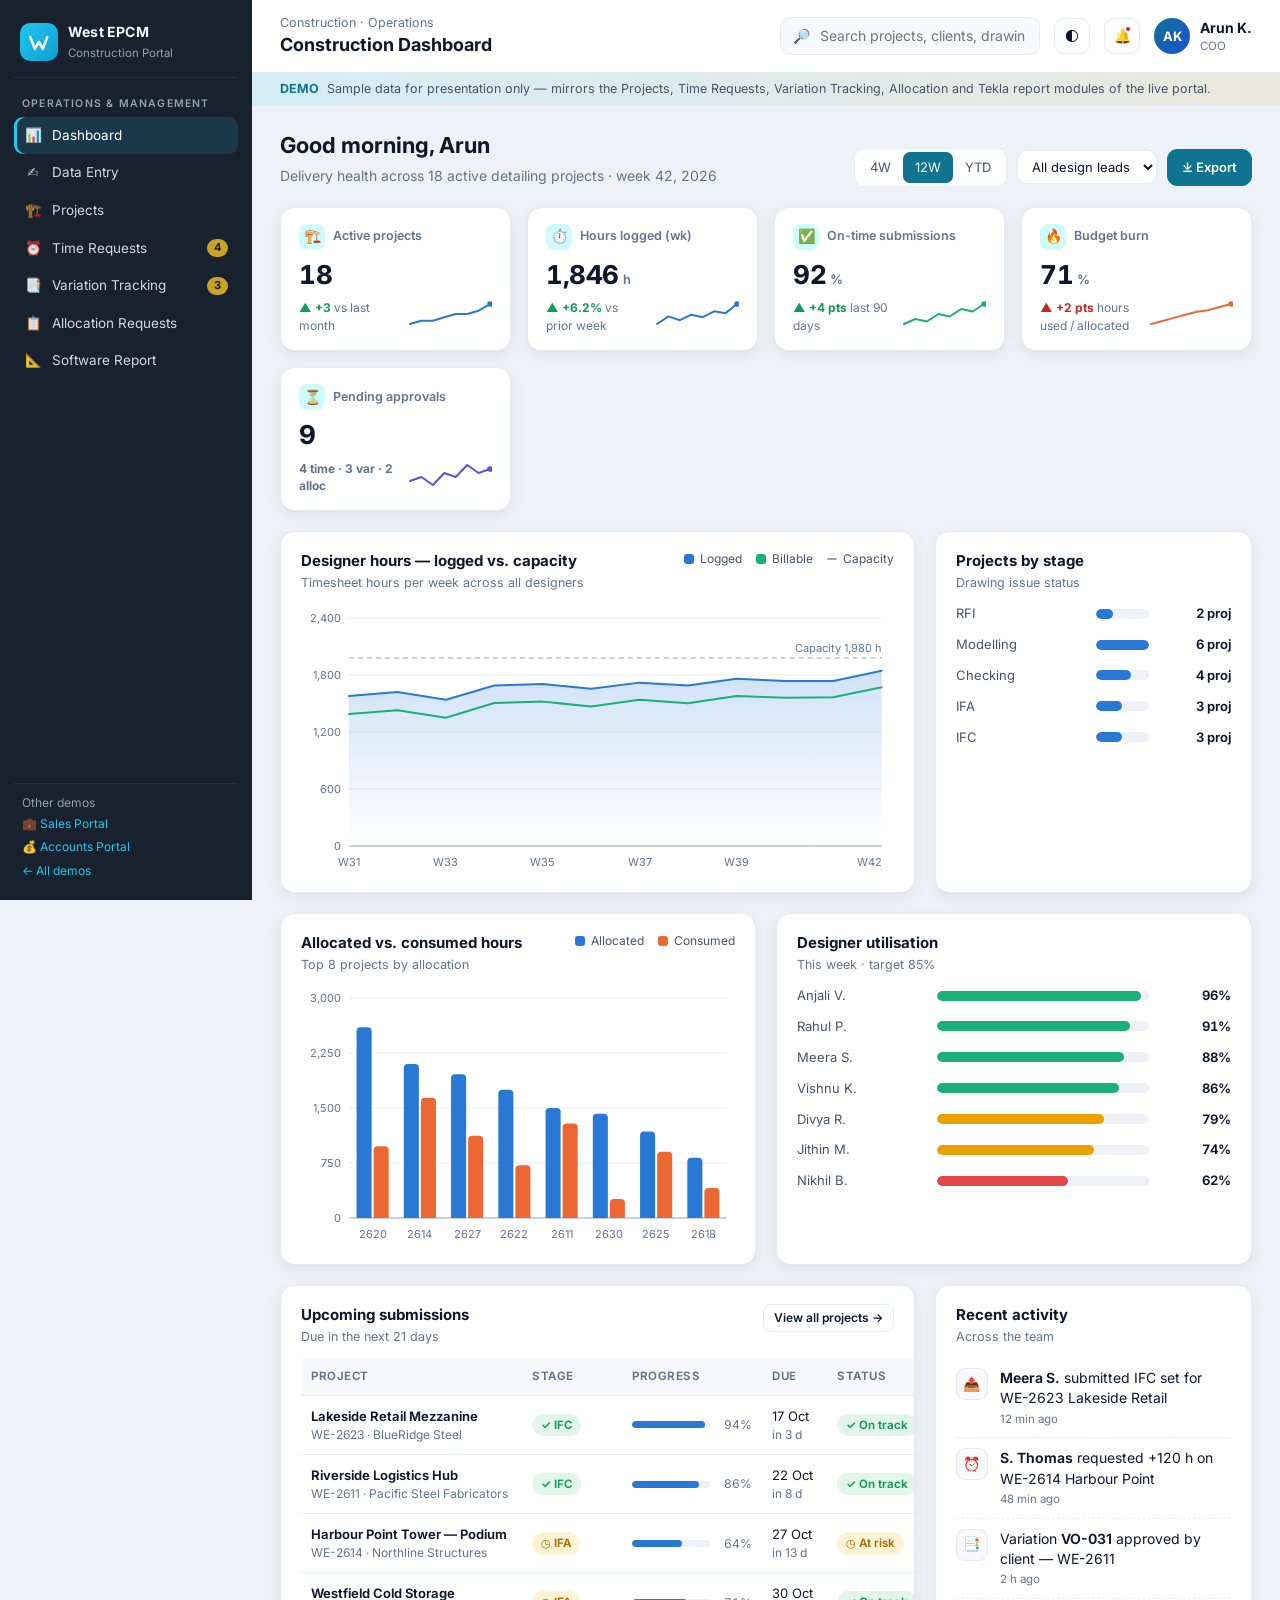
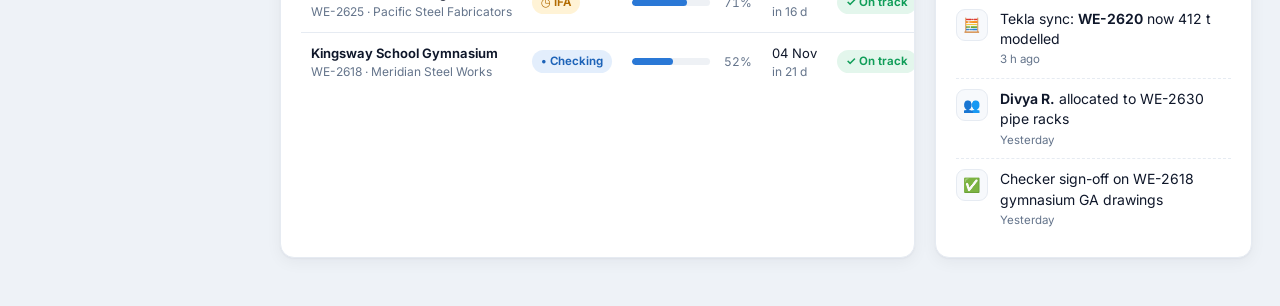
<file: demo/construction-portal.html>
<!doctype html>
<html lang="en">
<head>
<meta charset="utf-8">
<meta name="viewport" content="width=device-width, initial-scale=1">
<title>Construction Portal Demo</title>
<meta name="description" content="West EPCM Technologies — Construction / Operations portal demo with sample data.">
<link rel="preconnect" href="https://fonts.googleapis.com">
<link href="https://fonts.googleapis.com/css2?family=Inter:wght@400;500;600;700;800&display=swap" rel="stylesheet">
<style>
:root {
  color-scheme: light;
  --brand-ink: #18212e;
  --brand-surface: #222e3e;
  --brand-cyan: #22c7f0;
  --brand-cyan-strong: #0e9ed1;
  --brand-gold: #c9a227;
  --side-text: #f5f8fc;
  --side-muted: #93a1b5;

  --bg: #eef2f7;
  --card: #ffffff;
  --card-2: #f7f9fc;
  --border: #e6ebf2;
  --text: #0f172a;
  --text-2: #475569;
  --muted: #64748b;
  --accent: #0e7490;
  --accent-soft: #cffafe;
  --grid: #e8ecf2;
  --axis: #94a3b8;

  --good: #0f9d58;   --good-bg: #e3f6ec;
  --warn: #b26b00;   --warn-bg: #fff3d6;
  --bad: #c62828;    --bad-bg: #fde7e7;
  --info: #1d63b8;   --info-bg: #e3eefc;
  --neutral-bg: #eef1f5;

  --s1: #2a78d6; --s2: #eb6834; --s3: #1baf7a; --s4: #eda100;
  --s5: #e87ba4; --s6: #008300; --s7: #6250d6; --s8: #e34948;
  --seq1: #cde2fb; --seq2: #86b6ef; --seq3: #3987e5; --seq4: #1c5cab; --seq5: #0d366b;

  --shadow: 0 1px 2px rgba(15, 23, 42, .04), 0 4px 16px rgba(15, 23, 42, .05);
  --radius: 14px;
}
@media (prefers-color-scheme: dark) {
  :root:not([data-theme="light"]) {
    color-scheme: dark;
    --bg: #111821; --card: #1a2330; --card-2: #202b3a; --border: #2c3848;
    --text: #e8edf4; --text-2: #b8c3d1; --muted: #8b98aa; --accent: #22c7f0; --accent-soft: #123947;
    --grid: #263243; --axis: #5b6a7e;
    --good: #4cc98a; --good-bg: #133526; --warn: #f0b44c; --warn-bg: #3a2c10;
    --bad: #f07575; --bad-bg: #3d1a1d; --info: #6ea8f0; --info-bg: #15294a; --neutral-bg: #253041;
    --s1: #3987e5; --s2: #d95926; --s3: #199e70; --s4: #c98500;
    --s5: #d55181; --s6: #008300; --s7: #9085e9; --s8: #e66767;
    --seq1: #184f95; --seq2: #256abf; --seq3: #3987e5; --seq4: #6da7ec; --seq5: #b7d3f6;
    --shadow: 0 1px 2px rgba(0,0,0,.3), 0 6px 18px rgba(0,0,0,.25);
  }
}
:root[data-theme="dark"] {
  color-scheme: dark;
  --bg: #111821; --card: #1a2330; --card-2: #202b3a; --border: #2c3848;
  --text: #e8edf4; --text-2: #b8c3d1; --muted: #8b98aa; --accent: #22c7f0; --accent-soft: #123947;
  --grid: #263243; --axis: #5b6a7e;
  --good: #4cc98a; --good-bg: #133526; --warn: #f0b44c; --warn-bg: #3a2c10;
  --bad: #f07575; --bad-bg: #3d1a1d; --info: #6ea8f0; --info-bg: #15294a; --neutral-bg: #253041;
  --s1: #3987e5; --s2: #d95926; --s3: #199e70; --s4: #c98500;
  --s5: #d55181; --s6: #008300; --s7: #9085e9; --s8: #e66767;
  --seq1: #184f95; --seq2: #256abf; --seq3: #3987e5; --seq4: #6da7ec; --seq5: #b7d3f6;
  --shadow: 0 1px 2px rgba(0,0,0,.3), 0 6px 18px rgba(0,0,0,.25);
}

* { box-sizing: border-box; }
html, body { margin: 0; }
body {
  font-family: "Inter", system-ui, -apple-system, "Segoe UI", Roboto, sans-serif;
  background: var(--bg); color: var(--text); font-size: 14px; line-height: 1.45;
  -webkit-font-smoothing: antialiased;
}
button, input, select { font: inherit; color: inherit; }
.num { font-variant-numeric: tabular-nums; }

/* ---------- Shell ---------- */
.app { display: grid; grid-template-columns: 252px 1fr; min-height: 100vh; }
.sidebar {
  background: var(--brand-ink); color: var(--side-text); padding: 18px 14px;
  position: sticky; top: 0; height: 100vh; overflow-y: auto; display: flex; flex-direction: column; gap: 18px;
}
.brand { display: flex; align-items: center; gap: 10px; padding: 4px 6px 14px; border-bottom: 1px solid rgba(255,255,255,.08); }
.logo { width: 38px; height: 38px; border-radius: 10px; display: grid; place-items: center;
  background: linear-gradient(135deg, var(--brand-cyan), var(--brand-cyan-strong)); color: #fff; flex: none; }
.logo svg { width: 62%; height: 62%; }
.brand b { display: block; font-size: 14px; letter-spacing: .2px; }
.brand small { color: var(--side-muted); font-size: 11.5px; }
.nav-group h6 { margin: 0 0 6px 8px; font-size: 10.5px; letter-spacing: 1.2px; text-transform: uppercase; color: var(--side-muted); font-weight: 600; }
.nav-item { display: flex; align-items: center; gap: 10px; width: 100%; padding: 9px 10px; border: 0; background: none;
  border-radius: 9px; color: #cfd8e3; cursor: pointer; text-align: left; font-size: 13.5px; }
.nav-item:hover { background: rgba(255,255,255,.06); color: #fff; }
.nav-item.active { background: rgba(34,199,240,.14); color: #fff; box-shadow: inset 3px 0 0 var(--brand-cyan); }
.nav-item .ico { width: 18px; text-align: center; opacity: .9; }
.nav-item .badge { margin-left: auto; background: var(--brand-gold); color: #1b1b1b; border-radius: 999px; font-size: 11px; padding: 1px 7px; font-weight: 700; }
.side-foot { margin-top: auto; font-size: 12px; color: var(--side-muted); padding: 10px 8px 0; border-top: 1px solid rgba(255,255,255,.08); }
.side-foot a { color: var(--brand-cyan); text-decoration: none; display: block; padding: 3px 0; }
.side-foot a:hover { text-decoration: underline; }

.main { min-width: 0; display: flex; flex-direction: column; }
.topbar { display: flex; align-items: center; gap: 14px; padding: 14px 28px; background: var(--card); border-bottom: 1px solid var(--border);
  position: sticky; top: 0; z-index: 5; }
.topbar h1 { font-size: 18px; margin: 0; font-weight: 700; }
.topbar .crumb { color: var(--muted); font-size: 12.5px; }
.topbar .spacer { flex: 1; }
.search { display: flex; align-items: center; gap: 8px; background: var(--card-2); border: 1px solid var(--border); border-radius: 10px; padding: 7px 12px; width: 260px; color: var(--muted); }
.search input { border: 0; outline: 0; background: transparent; width: 100%; }
.icon-btn { width: 36px; height: 36px; border-radius: 10px; border: 1px solid var(--border); background: var(--card); cursor: pointer; display: grid; place-items: center; position: relative; }
.icon-btn .dot { position: absolute; top: 6px; right: 7px; width: 8px; height: 8px; border-radius: 50%; background: var(--bad); border: 2px solid var(--card); }
.user { display: flex; align-items: center; gap: 10px; }
.avatar { width: 36px; height: 36px; border-radius: 50%; display: grid; place-items: center; font-weight: 700; font-size: 13px; color: #fff;
  background: linear-gradient(135deg, #0e7490, #1d4ed8); }
.user small { display: block; color: var(--muted); font-size: 11.5px; }
.menu-btn { display: none; }

.demo-banner { background: linear-gradient(90deg, rgba(34,199,240,.12), rgba(201,162,39,.12)); border-bottom: 1px solid var(--border);
  padding: 7px 28px; font-size: 12.5px; color: var(--text-2); display: flex; gap: 8px; align-items: center; flex-wrap: wrap; }
.demo-banner b { color: var(--accent); }

.content { padding: 24px 28px 48px; display: flex; flex-direction: column; gap: 20px; }
.view { display: none; flex-direction: column; gap: 20px; }
.view.active { display: flex; }

.page-head { display: flex; align-items: flex-end; justify-content: space-between; gap: 16px; flex-wrap: wrap; }
.page-head h2 { margin: 0; font-size: 22px; }
.page-head p { margin: 4px 0 0; color: var(--muted); }

/* ---------- Filters ---------- */
.filters { display: flex; gap: 10px; flex-wrap: wrap; align-items: center; }
.seg { display: inline-flex; background: var(--card); border: 1px solid var(--border); border-radius: 10px; padding: 3px; }
.seg button { border: 0; background: none; padding: 6px 12px; border-radius: 7px; cursor: pointer; color: var(--text-2); font-size: 13px; }
.seg button.on { background: var(--accent); color: #fff; }
:root[data-theme="dark"] .seg button.on { color: #0b1220; }
@media (prefers-color-scheme: dark) { :root:not([data-theme="light"]) .seg button.on { color: #0b1220; } }
.select { background: var(--card); border: 1px solid var(--border); border-radius: 10px; padding: 7px 10px; font-size: 13px; }
.btn { border: 1px solid var(--border); background: var(--card); border-radius: 10px; padding: 8px 14px; cursor: pointer; font-weight: 600; font-size: 13px; display: inline-flex; gap: 6px; align-items: center; }
.btn.primary { background: var(--accent); border-color: var(--accent); color: #fff; }
:root[data-theme="dark"] .btn.primary { color: #0b1220; }
@media (prefers-color-scheme: dark) { :root:not([data-theme="light"]) .btn.primary { color: #0b1220; } }
.btn.sm { padding: 4px 10px; font-size: 12px; border-radius: 8px; }
.btn.ok { color: var(--good); }
.btn.no { color: var(--bad); }
.btn:hover { filter: brightness(.97); }

/* ---------- KPI tiles ---------- */
.kpis { display: grid; grid-template-columns: repeat(auto-fit, minmax(190px, 1fr)); gap: 16px; }
.kpi { background: var(--card); border: 1px solid var(--border); border-radius: var(--radius); padding: 16px 18px; box-shadow: var(--shadow); display: flex; flex-direction: column; gap: 6px; min-width: 0; }
.kpi .lbl { color: var(--muted); font-size: 12.5px; font-weight: 600; display: flex; align-items: center; gap: 8px; }
.kpi .lbl .chip-ico { width: 26px; height: 26px; border-radius: 8px; display: grid; place-items: center; background: var(--accent-soft); font-size: 14px; }
.kpi .val { font-size: 26px; font-weight: 750; letter-spacing: -.5px; font-variant-numeric: tabular-nums; }
.kpi .val small { font-size: 13px; color: var(--muted); font-weight: 600; margin-left: 4px; }
.kpi .foot { display: flex; align-items: center; justify-content: space-between; gap: 8px; font-size: 12px; color: var(--muted); }
.delta { font-weight: 700; font-size: 12px; }
.delta.up { color: var(--good); } .delta.down { color: var(--bad); }
.kpi svg.spark { width: 84px; height: 26px; flex: none; }

/* ---------- Cards / grid ---------- */
.grid { display: grid; gap: 20px; }
.g-2 { grid-template-columns: repeat(2, minmax(0, 1fr)); }
.g-3-1 { grid-template-columns: minmax(0, 2fr) minmax(0, 1fr); }
.g-1-1-1 { grid-template-columns: repeat(3, minmax(0, 1fr)); }
.card { background: var(--card); border: 1px solid var(--border); border-radius: var(--radius); box-shadow: var(--shadow); padding: 18px 20px; min-width: 0; }
.card-h { display: flex; align-items: flex-start; justify-content: space-between; gap: 12px; margin-bottom: 12px; flex-wrap: wrap; }
.card-h h3 { margin: 0; font-size: 15px; }
.card-h p { margin: 2px 0 0; color: var(--muted); font-size: 12.5px; }
.legend { display: flex; gap: 14px; flex-wrap: wrap; font-size: 12px; color: var(--text-2); }
.legend span { display: inline-flex; align-items: center; gap: 6px; }
.legend i { width: 10px; height: 10px; border-radius: 3px; display: inline-block; }
.chart { width: 100%; position: relative; }
.chart svg { display: block; width: 100%; overflow: visible; }
.chart text { fill: var(--muted); font-size: 11px; font-family: inherit; }
.chart .gridline { stroke: var(--grid); stroke-width: 1; }
.chart .baseline { stroke: var(--axis); stroke-width: 1; }
.chart .hit { fill: transparent; cursor: crosshair; }
.chart .cross { stroke: var(--axis); stroke-dasharray: 3 3; }
.chart .dlabel { fill: var(--text-2); font-weight: 600; }

.tip { position: fixed; pointer-events: none; z-index: 50; background: var(--card); border: 1px solid var(--border); box-shadow: 0 8px 24px rgba(0,0,0,.18);
  border-radius: 10px; padding: 9px 11px; font-size: 12px; min-width: 150px; opacity: 0; transition: opacity .08s; color: var(--text); }
.tip.show { opacity: 1; }
.tip .t-h { font-weight: 700; margin-bottom: 5px; }
.tip .t-r { display: flex; align-items: center; gap: 8px; justify-content: space-between; }
.tip .t-r span:first-child { display: inline-flex; align-items: center; gap: 6px; color: var(--text-2); }
.tip i { width: 9px; height: 9px; border-radius: 2px; display: inline-block; }

/* ---------- Bars list / meters ---------- */
.hlist { display: flex; flex-direction: column; gap: 12px; }
.hrow { display: grid; grid-template-columns: 130px 1fr 72px; gap: 10px; align-items: center; font-size: 13px; }
.hrow .name { color: var(--text-2); white-space: nowrap; overflow: hidden; text-overflow: ellipsis; }
.hrow .v { text-align: right; font-weight: 650; font-variant-numeric: tabular-nums; }
.track { height: 10px; border-radius: 6px; background: var(--neutral-bg); overflow: hidden; }
.track > b { display: block; height: 100%; border-radius: 6px; background: var(--s1); }
.progress { display: flex; align-items: center; gap: 8px; min-width: 120px; }
.progress .track { flex: 1; height: 7px; }
.progress span { font-size: 12px; color: var(--muted); width: 34px; text-align: right; font-variant-numeric: tabular-nums; }

/* ---------- Tables ---------- */
.table-wrap { overflow-x: auto; margin: 0 -20px; padding: 0 20px; }
table { width: 100%; border-collapse: collapse; font-size: 13px; }
th { text-align: left; font-size: 11.5px; text-transform: uppercase; letter-spacing: .5px; color: var(--muted); font-weight: 650; padding: 10px 10px; border-bottom: 1px solid var(--border); white-space: nowrap; background: var(--card-2); }
td { padding: 11px 10px; border-bottom: 1px solid var(--border); vertical-align: middle; white-space: nowrap; }
tr:last-child td { border-bottom: 0; }
tbody tr:hover td { background: var(--card-2); }
td.r, th.r { text-align: right; font-variant-numeric: tabular-nums; }
.cell-main { font-weight: 650; }
.cell-sub { color: var(--muted); font-size: 12px; }

.pill { display: inline-flex; align-items: center; gap: 5px; padding: 3px 9px; border-radius: 999px; font-size: 11.5px; font-weight: 650; white-space: nowrap; }
.pill.good { background: var(--good-bg); color: var(--good); }
.pill.warn { background: var(--warn-bg); color: var(--warn); }
.pill.bad  { background: var(--bad-bg);  color: var(--bad); }
.pill.info { background: var(--info-bg); color: var(--info); }
.pill.neutral { background: var(--neutral-bg); color: var(--text-2); }

/* ---------- Feed ---------- */
.feed { display: flex; flex-direction: column; }
.feed-item { display: flex; gap: 12px; padding: 10px 0; border-bottom: 1px dashed var(--border); }
.feed-item:last-child { border-bottom: 0; }
.feed-ico { width: 32px; height: 32px; border-radius: 9px; background: var(--card-2); display: grid; place-items: center; flex: none; border: 1px solid var(--border); }
.feed-item b { font-weight: 650; }
.feed-item small { display: block; color: var(--muted); font-size: 11.5px; margin-top: 2px; }

.toast { position: fixed; bottom: 22px; right: 22px; background: var(--brand-ink); color: #fff; padding: 11px 16px; border-radius: 10px; font-size: 13px;
  box-shadow: 0 10px 30px rgba(0,0,0,.25); transform: translateY(20px); opacity: 0; transition: .2s; z-index: 60; }
.toast.show { transform: none; opacity: 1; }

.empty-note { color: var(--muted); font-size: 12.5px; }

@media (max-width: 1180px) {
  .g-3-1, .g-1-1-1 { grid-template-columns: 1fr; }
}
@media (max-width: 900px) {
  .app { grid-template-columns: 1fr; }
  .sidebar { position: fixed; inset: 0 auto 0 0; width: 260px; z-index: 40; transform: translateX(-100%); transition: transform .2s; }
  .sidebar.open { transform: none; box-shadow: 0 0 0 100vmax rgba(0,0,0,.4); }
  .menu-btn { display: grid; }
  .search { display: none; }
  .g-2 { grid-template-columns: 1fr; }
  .topbar, .content, .demo-banner { padding-left: 16px; padding-right: 16px; }
  .user .who { display: none; }
  .hrow { grid-template-columns: 100px 1fr 64px; }
}

/* ---------- Entry forms (modal) ---------- */
.modal-back { position: fixed; inset: 0; background: rgba(10, 16, 26, .55); z-index: 70; display: none; align-items: flex-start; justify-content: center; padding: 40px 16px; overflow-y: auto; }
.modal-back.show { display: flex; }
.modal { background: var(--card); border: 1px solid var(--border); border-radius: 16px; width: 100%; max-width: 640px; box-shadow: 0 24px 60px rgba(0,0,0,.3); animation: pop .16s ease-out; }
@keyframes pop { from { transform: translateY(10px); opacity: 0; } to { transform: none; opacity: 1; } }
.modal-h { display: flex; align-items: flex-start; gap: 12px; padding: 18px 22px; border-bottom: 1px solid var(--border); }
.modal-h .mi { width: 40px; height: 40px; border-radius: 11px; background: var(--accent-soft); display: grid; place-items: center; font-size: 20px; flex: none; }
.modal-h h3 { margin: 0; font-size: 17px; }
.modal-h p { margin: 2px 0 0; color: var(--muted); font-size: 12.5px; }
.modal-h .x { margin-left: auto; border: 0; background: none; font-size: 22px; line-height: 1; cursor: pointer; color: var(--muted); }
.modal-flow { display: flex; gap: 6px; flex-wrap: wrap; padding: 10px 22px; background: var(--card-2); border-bottom: 1px solid var(--border); font-size: 12px; color: var(--text-2); align-items: center; }
.modal-flow b { background: var(--accent-soft); color: var(--accent); border-radius: 999px; padding: 2px 9px; font-weight: 650; }
.modal-b { padding: 18px 22px; display: grid; grid-template-columns: 1fr 1fr; gap: 14px 16px; }
.fld { display: flex; flex-direction: column; gap: 5px; grid-column: span 2; min-width: 0; }
.fld.half { grid-column: span 1; }
.fld label { font-size: 12.5px; font-weight: 650; color: var(--text-2); }
.fld label .req { color: var(--bad); }
.fld input, .fld select, .fld textarea { width: 100%; border: 1px solid var(--border); background: var(--card); border-radius: 9px; padding: 9px 11px; font-size: 13.5px; outline: 0; }
.fld textarea { min-height: 76px; resize: vertical; }
.fld input:focus, .fld select:focus, .fld textarea:focus { border-color: var(--accent); box-shadow: 0 0 0 3px rgba(34,199,240,.18); }
.fld.err input, .fld.err select, .fld.err textarea { border-color: var(--bad); }
.fld .hint { font-size: 11.5px; color: var(--muted); }
.fld.err .hint { color: var(--bad); }
.fld .info { border-radius: 9px; padding: 10px 12px; font-size: 12.5px; background: var(--info-bg); color: var(--info); }
.fld .info.warn { background: var(--warn-bg); color: var(--warn); }
.drop { border: 1.5px dashed var(--border); border-radius: 10px; padding: 16px; text-align: center; color: var(--muted); font-size: 12.5px; cursor: pointer; background: var(--card-2); }
.drop:hover { border-color: var(--accent); color: var(--accent); }
.drop.has { border-style: solid; color: var(--good); border-color: var(--good); }
.modal-f { display: flex; gap: 10px; justify-content: flex-end; padding: 14px 22px; border-top: 1px solid var(--border); }
@media (max-width: 600px) { .fld.half { grid-column: span 2; } .modal-back { padding: 12px; } }

/* ---------- Data-entry hub ---------- */
.roles { display: grid; grid-template-columns: repeat(auto-fit, minmax(250px, 1fr)); gap: 16px; }
.role-card { background: var(--card); border: 1px solid var(--border); border-radius: var(--radius); padding: 18px; box-shadow: var(--shadow); display: flex; flex-direction: column; gap: 10px; }
.role-card .who { display: flex; align-items: center; gap: 10px; }
.role-card .who .avatar { width: 34px; height: 34px; font-size: 12px; }
.role-card .who b { display: block; }
.role-card .who small { color: var(--muted); font-size: 12px; }
.role-card .acts { display: flex; flex-direction: column; gap: 8px; }
.role-card .acts .btn { justify-content: flex-start; width: 100%; }
.role-card .acts .btn small { margin-left: auto; color: var(--muted); font-weight: 500; }
.steps { display: grid; grid-template-columns: repeat(4, minmax(0, 1fr)); gap: 12px; }
.step { background: var(--card); border: 1px solid var(--border); border-radius: 12px; padding: 14px; position: relative; }
.step .n { width: 26px; height: 26px; border-radius: 50%; background: var(--accent); color: #fff; display: grid; place-items: center; font-weight: 700; font-size: 12.5px; margin-bottom: 8px; }
.step b { display: block; font-size: 13.5px; }
.step small { color: var(--muted); font-size: 12px; }
@media (max-width: 900px) { .steps { grid-template-columns: 1fr 1fr; } }
tr.fresh td { animation: fresh 2.4s ease-out; }
@keyframes fresh { 0% { background: var(--accent-soft); } 100% { background: transparent; } }

</style>
</head>
<body>
<div class="app">
  <aside class="sidebar">
    <div class="brand">
      <div class="logo"><svg viewBox="0 0 100 100" fill="none" stroke="currentColor" stroke-width="11" stroke-linecap="round" stroke-linejoin="round" aria-hidden="true"><polyline points="14,26 33,76 50,46 67,76 86,26"/></svg></div>
      <div><b>West EPCM</b><small>Construction Portal</small></div>
    </div>
    <div class="nav-group">
      <h6>Operations &amp; Management</h6>
      <button class="nav-item active" data-view="v-dash" data-title="Construction Dashboard"><span class="ico">📊</span>Dashboard</button>
      <button class="nav-item" data-view="v-entry" data-title="Data Entry"><span class="ico">✍️</span>Data Entry</button>
      <button class="nav-item" data-view="v-projects" data-title="Projects"><span class="ico">🏗️</span>Projects</button>
      <button class="nav-item" data-view="v-time" data-title="Time Requests"><span class="ico">⏰</span>Time Requests<span class="badge" id="timeBadge">4</span></button>
      <button class="nav-item" data-view="v-var" data-title="Variation Tracking"><span class="ico">📑</span>Variation Tracking<span class="badge">3</span></button>
      <button class="nav-item" data-view="v-alloc" data-title="Allocation Requests"><span class="ico">📋</span>Allocation Requests</button>
      <button class="nav-item" data-view="v-tekla" data-title="Software Report"><span class="ico">📐</span>Software Report</button>
    </div>
    <div class="side-foot">
      Other demos
      <a href="sales-portal.html">💼 Sales Portal</a>
      <a href="accounts-portal.html">💰 Accounts Portal</a>
      <a href="index.html">← All demos</a>
    </div>
  </aside>

  <div class="main">
    <header class="topbar">
      <button class="icon-btn menu-btn" aria-label="Open menu">☰</button>
      <div>
        <div class="crumb">Construction · Operations</div>
        <h1 id="pageTitle">Construction Dashboard</h1>
      </div>
      <div class="spacer"></div>
      <label class="search"><span>🔎</span><input placeholder="Search projects, clients, drawings…" aria-label="Search"></label>
      <button class="icon-btn" id="themeBtn" aria-label="Toggle theme" title="Toggle light / dark">🌓</button>
      <button class="icon-btn" aria-label="Notifications">🔔<span class="dot"></span></button>
      <div class="user"><div class="avatar">AK</div><div class="who"><b>Arun K.</b><small>COO</small></div></div>
    </header>
    <div class="demo-banner"><b>DEMO</b> Sample data for presentation only — mirrors the Projects, Time Requests, Variation Tracking, Allocation and Tekla report modules of the live portal.</div>

    <main class="content">
      <!-- ================= DASHBOARD ================= -->
      <section class="view active" id="v-dash">
        <div class="page-head">
          <div><h2>Good morning, Arun</h2><p>Delivery health across 18 active detailing projects · week 42, 2026</p></div>
          <div class="filters">
            <div class="seg" id="rangeSeg"><button>4W</button><button class="on">12W</button><button>YTD</button></div>
            <select class="select" aria-label="Design lead"><option>All design leads</option><option>R. Menon</option><option>S. Thomas</option><option>P. Nair</option></select>
            <button class="btn primary" onclick="Demo.toast('Report exported (demo)')">⤓ Export</button>
          </div>
        </div>

        <div class="kpis" id="kpis"></div>

        <div class="grid g-3-1">
          <div class="card">
            <div class="card-h">
              <div><h3>Designer hours — logged vs. capacity</h3><p>Timesheet hours per week across all designers</p></div>
              <div class="legend"><span><i style="background:var(--s1)"></i>Logged</span><span><i style="background:var(--s3)"></i>Billable</span><span><i style="background:var(--axis);height:2px"></i>Capacity</span></div>
            </div>
            <div class="chart" id="hoursChart"></div>
          </div>
          <div class="card">
            <div class="card-h"><div><h3>Projects by stage</h3><p>Drawing issue status</p></div></div>
            <div id="stageBars"></div>
          </div>
        </div>

        <div class="grid g-2">
          <div class="card">
            <div class="card-h">
              <div><h3>Allocated vs. consumed hours</h3><p>Top 8 projects by allocation</p></div>
              <div class="legend"><span><i style="background:var(--s1)"></i>Allocated</span><span><i style="background:var(--s2)"></i>Consumed</span></div>
            </div>
            <div class="chart" id="allocChart"></div>
          </div>
          <div class="card">
            <div class="card-h"><div><h3>Designer utilisation</h3><p>This week · target 85%</p></div></div>
            <div id="utilBars"></div>
          </div>
        </div>

        <div class="grid g-3-1">
          <div class="card">
            <div class="card-h">
              <div><h3>Upcoming submissions</h3><p>Due in the next 21 days</p></div>
              <button class="btn sm" data-view="v-projects">View all projects →</button>
            </div>
            <div class="table-wrap"><table id="dueTable"></table></div>
          </div>
          <div class="card">
            <div class="card-h"><div><h3>Recent activity</h3><p>Across the team</p></div></div>
            <div class="feed" id="feed"></div>
          </div>
        </div>
      </section>

      <!-- ================= DATA ENTRY ================= -->
      <section class="view" id="v-entry">
        <div class="page-head">
          <div><h2>Data entry</h2><p>How construction users record work. Open any form, fill it in and submit. The new entry appears in the tables straight away.</p></div>
        </div>
        <div class="steps">
          <div class="step"><div class="n">1</div><b>Designer logs hours</b><small>Daily timesheet against a project and drawing number</small></div>
          <div class="step"><div class="n">2</div><b>Design lead raises requests</b><small>Extra time or client variations when scope grows</small></div>
          <div class="step"><div class="n">3</div><b>COO / Director approve</b><small>Approve or reject from Time Requests &amp; Variations</small></div>
          <div class="step"><div class="n">4</div><b>Dashboards update</b><small>Hours, budget burn and reports refresh</small></div>
        </div>
        <div class="roles">
          <div class="role-card">
            <div class="who"><div class="avatar">AV</div><div><b>Designer</b><small>Anjali V. · Tekla modeller</small></div></div>
            <div class="acts">
              <button class="btn" data-form="timesheet">⏱️ Log timesheet <small>daily</small></button>
              <button class="btn" data-form="timesheet-training">📚 Log training / sample work</button>
            </div>
          </div>
          <div class="role-card">
            <div class="who"><div class="avatar">RM</div><div><b>Design Lead</b><small>R. Menon</small></div></div>
            <div class="acts">
              <button class="btn" data-form="timereq">⏰ Request additional time</button>
              <button class="btn" data-form="variation">📑 Raise variation</button>
              <button class="btn" data-form="alloc">👥 Request designer allocation</button>
            </div>
          </div>
          <div class="role-card">
            <div class="who"><div class="avatar">AK</div><div><b>COO</b><small>Arun K.</small></div></div>
            <div class="acts">
              <button class="btn" data-form="project">🏗️ Create new project</button>
              <button class="btn" data-view="v-time">✅ Review pending requests</button>
            </div>
          </div>
        </div>
        <div class="card">
          <div class="card-h"><div><h3>My timesheet — this week</h3><p>Entries logged by Anjali V.</p></div><button class="btn sm primary" data-form="timesheet">＋ Log hours</button></div>
          <div class="table-wrap"><table id="tsTable"></table></div>
        </div>
      </section>

      <!-- ================= PROJECTS ================= -->
      <section class="view" id="v-projects">
        <div class="page-head">
          <div><h2>Projects</h2><p>All active and recently delivered projects</p></div>
          <div class="filters">
            <div class="seg" id="projSeg"><button class="on" data-f="all">All</button><button data-f="On track">On track</button><button data-f="At risk">At risk</button><button data-f="Delayed">Delayed</button></div>
            <button class="btn primary" data-form="project">＋ New project</button>
          </div>
        </div>
        <div class="card"><div class="table-wrap"><table id="projTable"></table></div></div>
      </section>

      <!-- ================= TIME REQUESTS ================= -->
      <section class="view" id="v-time">
        <div class="page-head"><div><h2>Time Requests</h2><p>Additional hours requested by design leads — approve or reject</p></div><button class="btn primary" data-form="timereq">＋ Request time</button></div>
        <div class="card"><div class="table-wrap"><table id="timeTable"></table></div></div>
      </section>

      <!-- ================= VARIATIONS ================= -->
      <section class="view" id="v-var">
        <div class="page-head"><div><h2>Variation Tracking</h2><p>Scope changes raised against active projects</p></div><button class="btn primary" data-form="variation">＋ Raise variation</button></div>
        <div class="kpis" id="varKpis"></div>
        <div class="card"><div class="table-wrap"><table id="varTable"></table></div></div>
      </section>

      <!-- ================= ALLOCATION ================= -->
      <section class="view" id="v-alloc">
        <div class="page-head"><div><h2>Allocation Requests</h2><p>Designer allocation proposals awaiting Director sign-off</p></div><button class="btn primary" data-form="alloc">＋ New allocation</button></div>
        <div class="card"><div class="table-wrap"><table id="allocTable"></table></div></div>
      </section>

      <!-- ================= TEKLA ================= -->
      <section class="view" id="v-tekla">
        <div class="page-head"><div><h2>Software Report</h2><p>Tekla Structures model progress, synced from the model CSV export</p></div></div>
        <div class="kpis" id="teklaKpis"></div>
        <div class="grid g-2">
          <div class="card">
            <div class="card-h"><div><h3>Modelled tonnage by project</h3><p>Tonnes, latest sync</p></div></div>
            <div id="tonBars"></div>
          </div>
          <div class="card">
            <div class="card-h">
              <div><h3>Cumulative tonnage modelled</h3><p>All projects, by week</p></div>
            </div>
            <div class="chart" id="tonChart"></div>
          </div>
        </div>
        <div class="card"><div class="table-wrap"><table id="teklaTable"></table></div></div>
      </section>
    </main>
  </div>
</div>

<script>
// ---- Shared demo helpers: navigation, theme, tooltips, SVG charts ----
(function () {
  'use strict';
  var NS = 'http://www.w3.org/2000/svg';
  var css = function (name) { return getComputedStyle(document.documentElement).getPropertyValue(name).trim(); };

  function col(c) { return c && c.indexOf('var(') === 0 ? css(c.slice(4, -1)) : c; }
  function el(tag, attrs, parent) {
    var n = document.createElementNS(NS, tag);
    for (var k in attrs) n.setAttribute(k, attrs[k]);
    if (parent) parent.appendChild(n);
    return n;
  }

  // ---------- tooltip ----------
  var tip = document.createElement('div');
  tip.className = 'tip';
  document.body.appendChild(tip);
  function showTip(evt, title, rows) {
    tip.innerHTML = '<div class="t-h">' + title + '</div>' + rows.map(function (r) {
      return '<div class="t-r"><span>' + (r.color ? '<i style="background:' + r.color + '"></i>' : '') + r.name + '</span><b class="num">' + r.value + '</b></div>';
    }).join('');
    tip.classList.add('show');
    var x = evt.clientX + 14, y = evt.clientY + 14;
    var w = tip.offsetWidth, h = tip.offsetHeight;
    if (x + w > innerWidth - 8) x = evt.clientX - w - 14;
    if (y + h > innerHeight - 8) y = evt.clientY - h - 14;
    tip.style.left = x + 'px'; tip.style.top = y + 'px';
  }
  function hideTip() { tip.classList.remove('show'); }

  function niceMax(v) {
    if (v <= 0) return 1;
    var p = Math.pow(10, Math.floor(Math.log10(v)));
    var n = v / p;
    var steps = [1, 1.2, 1.6, 2, 2.4, 3, 4, 5, 6, 8, 10];
    var s = steps.filter(function (x) { return x >= n; })[0];
    return s * p;
  }
  function roundedTop(x, y, w, h, r) {
    r = Math.min(r, w / 2, h);
    if (h <= 0) return '';
    return 'M' + x + ',' + (y + h) + 'V' + (y + r) + 'Q' + x + ',' + y + ' ' + (x + r) + ',' + y +
      'H' + (x + w - r) + 'Q' + (x + w) + ',' + y + ' ' + (x + w) + ',' + (y + r) + 'V' + (y + h) + 'Z';
  }

  // ---------- vertical bar chart (grouped or stacked) ----------
  // opts: { labels, series:[{name, values, color}], stacked, fmt, height, axisFmt }
  function barChart(host, opts) {
    function draw() {
      host.innerHTML = '';
      var W = Math.max(host.clientWidth, 280), H = opts.height || 260;
      var m = { t: 12, r: 8, b: 28, l: 48 };
      var iw = W - m.l - m.r, ih = H - m.t - m.b;
      var svg = el('svg', { viewBox: '0 0 ' + W + ' ' + H, height: H, role: 'img', 'aria-label': opts.aria || '' }, host);
      var n = opts.labels.length, S = opts.series;
      var totals = opts.labels.map(function (_, i) {
        return opts.stacked ? S.reduce(function (a, s) { return a + s.values[i]; }, 0) : Math.max.apply(null, S.map(function (s) { return s.values[i]; }));
      });
      var max = niceMax(Math.max.apply(null, totals) * 1.05);
      var fmtA = opts.axisFmt || opts.fmt || String;
      for (var g = 0; g <= 4; g++) {
        var gy = m.t + ih - ih * g / 4;
        el('line', { x1: m.l, x2: W - m.r, y1: gy, y2: gy, class: g === 0 ? 'baseline' : 'gridline' }, svg);
        var t = el('text', { x: m.l - 8, y: gy + 4, 'text-anchor': 'end' }, svg); t.textContent = fmtA(max * g / 4);
      }
      var band = iw / n, groupW = Math.min(band * 0.68, opts.stacked ? 34 : 18 * S.length + 2 * (S.length - 1));
      var bw = opts.stacked ? groupW : (groupW - 2 * (S.length - 1)) / S.length;
      var step = Math.max(1, Math.ceil(n / Math.floor(iw / 46)));
      opts.labels.forEach(function (lab, i) {
        var cx = m.l + band * i + band / 2, x0 = cx - groupW / 2;
        if (i % step === 0) { var tl = el('text', { x: cx, y: H - 8, 'text-anchor': 'middle' }, svg); tl.textContent = lab; }
        var acc = 0;
        S.forEach(function (s, si) {
          var v = s.values[i], h = ih * v / max;
          var x = opts.stacked ? x0 : x0 + si * (bw + 2);
          var y = m.t + ih - (opts.stacked ? ih * acc / max : 0) - h;
          var isTop = !opts.stacked || si === S.length - 1;
          if (h > 0) {
            if (isTop) el('path', { d: roundedTop(x, y, bw, h, 4), fill: col(s.color) }, svg);
            else el('rect', { x: x, y: y + 1, width: bw, height: Math.max(h - 2, 0), fill: col(s.color) }, svg);
          }
          acc += v;
        });
        var hit = el('rect', { x: m.l + band * i, y: m.t, width: band, height: ih, class: 'hit' }, svg);
        hit.addEventListener('mousemove', function (e) {
          var rows = S.map(function (s) { return { name: s.name, value: (opts.fmt || String)(s.values[i]), color: s.color }; });
          if (opts.stacked && S.length > 1) rows.push({ name: 'Total', value: (opts.fmt || String)(totals[i]) });
          showTip(e, lab, rows);
        });
        hit.addEventListener('mouseleave', hideTip);
      });
    }
    draw();
    observe(host, draw);
  }

  // ---------- line / area chart with crosshair ----------
  // opts: { labels, series:[{name, values, color, area}], fmt, height, target }
  function lineChart(host, opts) {
    function draw() {
      host.innerHTML = '';
      var W = Math.max(host.clientWidth, 280), H = opts.height || 260;
      var m = { t: 14, r: 12, b: 28, l: 48 };
      var iw = W - m.l - m.r, ih = H - m.t - m.b;
      var svg = el('svg', { viewBox: '0 0 ' + W + ' ' + H, height: H, role: 'img', 'aria-label': opts.aria || '' }, host);
      var all = []; opts.series.forEach(function (s) { all = all.concat(s.values.filter(function (v) { return v != null; })); });
      if (opts.target) all.push(opts.target.value);
      var max = opts.max || niceMax(Math.max.apply(null, all) * 1.05), n = opts.labels.length;
      var fmt = opts.fmt || String, fmtA = opts.axisFmt || fmt;
      var X = function (i) { return m.l + (n === 1 ? iw / 2 : iw * i / (n - 1)); };
      var Y = function (v) { return m.t + ih - ih * v / max; };
      for (var g = 0; g <= 4; g++) {
        var gy = m.t + ih - ih * g / 4;
        el('line', { x1: m.l, x2: W - m.r, y1: gy, y2: gy, class: g === 0 ? 'baseline' : 'gridline' }, svg);
        var t = el('text', { x: m.l - 8, y: gy + 4, 'text-anchor': 'end' }, svg); t.textContent = fmtA(max * g / 4);
      }
      var step = Math.max(1, Math.ceil(n / Math.floor(iw / 52)));
      opts.labels.forEach(function (lab, i) {
        if ((i % step === 0 && (i === n - 1 || n - 1 - i >= step)) || i === n - 1) { var tl = el('text', { x: X(i), y: H - 8, 'text-anchor': i === n - 1 ? 'end' : 'middle' }, svg); tl.textContent = lab; }
      });
      if (opts.target) {
        el('line', { x1: m.l, x2: W - m.r, y1: Y(opts.target.value), y2: Y(opts.target.value), stroke: css('--axis'), 'stroke-dasharray': '5 4' }, svg);
        var tt = el('text', { x: W - m.r, y: Y(opts.target.value) - 6, 'text-anchor': 'end' }, svg); tt.textContent = opts.target.label;
      }
      opts.series.forEach(function (s, si) {
        // null values end the line (e.g. 'actual' stops at today while 'planned' continues)
        var idx = []; s.values.forEach(function (v, i) { if (v != null) idx.push(i); });
        var pts = idx.map(function (i) { return X(i) + ',' + Y(s.values[i]); });
        if (!pts.length) return;
        var first = idx[0], last = idx[idx.length - 1];
        if (s.area) {
          var gid = 'g' + Math.random().toString(36).slice(2);
          var defs = el('defs', {}, svg), lg = el('linearGradient', { id: gid, x1: 0, y1: 0, x2: 0, y2: 1 }, defs);
          el('stop', { offset: '0%', 'stop-color': col(s.color), 'stop-opacity': .22 }, lg);
          el('stop', { offset: '100%', 'stop-color': col(s.color), 'stop-opacity': 0 }, lg);
          el('path', { d: 'M' + X(first) + ',' + Y(0) + 'L' + pts.join('L') + 'L' + X(last) + ',' + Y(0) + 'Z', fill: 'url(#' + gid + ')' }, svg);
        }
        el('polyline', { points: pts.join(' '), fill: 'none', stroke: col(s.color), 'stroke-width': 2, 'stroke-linejoin': 'round', 'stroke-linecap': 'round', 'stroke-dasharray': s.dash || '' }, svg);
        // direct end label
        if (opts.series.length > 1 && opts.series.length <= 4 && opts.endLabels) {
          var lt = el('text', { x: X(last) - 4, y: Y(s.values[last]) - 8, 'text-anchor': 'end', class: 'dlabel' }, svg); lt.textContent = s.name;
        }
      });
      var cross = el('line', { y1: m.t, y2: m.t + ih, class: 'cross', visibility: 'hidden' }, svg);
      var dots = opts.series.map(function (s) { return el('circle', { r: 4.5, fill: col(s.color), stroke: css('--card'), 'stroke-width': 2, visibility: 'hidden' }, svg); });
      var hit = el('rect', { x: m.l, y: m.t, width: iw, height: ih, class: 'hit' }, svg);
      hit.addEventListener('mousemove', function (e) {
        var r = svg.getBoundingClientRect(), sx = (e.clientX - r.left) * W / r.width;
        var i = Math.max(0, Math.min(n - 1, Math.round((sx - m.l) / (n === 1 ? 1 : iw / (n - 1)))));
        cross.setAttribute('x1', X(i)); cross.setAttribute('x2', X(i)); cross.setAttribute('visibility', 'visible');
        dots.forEach(function (d, si) { var v = opts.series[si].values[i]; d.setAttribute('cx', X(i)); d.setAttribute('cy', Y(v || 0)); d.setAttribute('visibility', v == null ? 'hidden' : 'visible'); });
        showTip(e, opts.labels[i], opts.series.filter(function (s) { return s.values[i] != null; }).map(function (s) { return { name: s.name, value: fmt(s.values[i]), color: s.color }; }));
      });
      hit.addEventListener('mouseleave', function () {
        hideTip(); cross.setAttribute('visibility', 'hidden');
        dots.forEach(function (d) { d.setAttribute('visibility', 'hidden'); });
      });
    }
    draw();
    observe(host, draw);
  }

  // ---------- sparkline ----------
  function spark(host, values, color) {
    var W = 84, H = 26, max = Math.max.apply(null, values), min = Math.min.apply(null, values), n = values.length;
    var svg = el('svg', { viewBox: '0 0 ' + W + ' ' + H, class: 'spark', 'aria-hidden': 'true' }, host);
    var pts = values.map(function (v, i) { return (2 + (W - 4) * i / (n - 1)) + ',' + (H - 3 - (H - 6) * (v - min) / ((max - min) || 1)); });
    el('polyline', { points: pts.join(' '), fill: 'none', style: 'stroke:' + color, 'stroke-width': 2, 'stroke-linecap': 'round', 'stroke-linejoin': 'round' }, svg);
    var last = pts[n - 1].split(',');
    el('circle', { cx: last[0], cy: last[1], r: 2.8, style: 'fill:' + color }, svg);
  }

  // ---------- horizontal bar list (HTML) with tooltip ----------
  // rows: [{name, value, color?, note?}]
  function hbars(host, rows, fmt, max) {
    fmt = fmt || String;
    max = max || Math.max.apply(null, rows.map(function (r) { return r.value; }));
    host.innerHTML = '';
    host.className = 'hlist';
    rows.forEach(function (r) {
      var row = document.createElement('div');
      row.className = 'hrow';
      row.innerHTML = '<span class="name" title="' + r.name + '">' + r.name + '</span><div class="track"><b style="width:' +
        (100 * r.value / max).toFixed(1) + '%;background:' + (r.color || 'var(--s1)') + '"></b></div><span class="v">' + fmt(r.value) + '</span>';
      row.addEventListener('mousemove', function (e) { showTip(e, r.name, [{ name: r.note || 'Value', value: fmt(r.value), color: r.color || css('--s1') }]); });
      row.addEventListener('mouseleave', hideTip);
      host.appendChild(row);
    });
  }

  // One observer per host; re-rendering a chart just swaps its draw function.
  var hosts = [];
  function observe(host, fn) {
    host._draw = fn;
    if (host._observed) return;
    host._observed = true;
    hosts.push(host);
    var last = host.clientWidth, t;
    if (window.ResizeObserver) {
      new ResizeObserver(function () {
        if (Math.abs(host.clientWidth - last) < 4) return;
        last = host.clientWidth; clearTimeout(t); t = setTimeout(function () { host._draw(); }, 60);
      }).observe(host);
    }
  }
  function redrawAll() { hosts = hosts.filter(function (h) { return h.isConnected; }); hosts.forEach(function (h) { if (h.offsetParent !== null) h._draw(); }); }

  // ---------- shell: navigation, theme, mobile menu, toast ----------
  function initShell() {
    document.querySelectorAll('[data-view]').forEach(function (b) {
      b.addEventListener('click', function () { go(b.getAttribute('data-view')); });
    });
    function go(id) {
      document.querySelectorAll('.view').forEach(function (v) { v.classList.toggle('active', v.id === id); });
      document.querySelectorAll('.nav-item[data-view]').forEach(function (n) { n.classList.toggle('active', n.getAttribute('data-view') === id); });
      var active = document.querySelector('.nav-item[data-view="' + id + '"]');
      var title = document.getElementById('pageTitle');
      if (active && title) title.textContent = active.getAttribute('data-title') || active.textContent.trim();
      document.querySelector('.sidebar').classList.remove('open');
      try { history.replaceState(null, '', '#' + id); } catch (e) {}
      window.scrollTo(0, 0);
      requestAnimationFrame(redrawAll);
    }
    var start = location.hash.slice(1);
    if (start && document.getElementById(start)) go(start);

    var mb = document.querySelector('.menu-btn');
    if (mb) mb.addEventListener('click', function (e) { e.stopPropagation(); document.querySelector('.sidebar').classList.toggle('open'); });
    document.addEventListener('click', function (e) {
      var sb = document.querySelector('.sidebar');
      if (sb.classList.contains('open') && !sb.contains(e.target)) sb.classList.remove('open');
    });

    var tb = document.getElementById('themeBtn');
    var saved = null;
    try { saved = localStorage.getItem('wepcm-demo-theme'); } catch (e) {}
    if (saved) document.documentElement.setAttribute('data-theme', saved);
    if (tb) tb.addEventListener('click', function () {
      var cur = document.documentElement.getAttribute('data-theme') ||
        (matchMedia('(prefers-color-scheme: dark)').matches ? 'dark' : 'light');
      var next = cur === 'dark' ? 'light' : 'dark';
      document.documentElement.setAttribute('data-theme', next);
      try { localStorage.setItem('wepcm-demo-theme', next); } catch (e) {}
      redrawAll();
    });
    var mq = matchMedia('(prefers-color-scheme: dark)');
    if (mq.addEventListener) mq.addEventListener('change', redrawAll);
  }

  var toastEl;
  function toast(msg) {
    if (!toastEl) { toastEl = document.createElement('div'); toastEl.className = 'toast'; document.body.appendChild(toastEl); }
    toastEl.textContent = msg; toastEl.classList.add('show');
    clearTimeout(toastEl._t); toastEl._t = setTimeout(function () { toastEl.classList.remove('show'); }, 2400);
  }

  function pill(kind, text) {
    var ico = { good: '✓', warn: '◷', bad: '!', info: '•', neutral: '–' }[kind] || '';
    return '<span class="pill ' + kind + '">' + ico + ' ' + text + '</span>';
  }
  function progress(p, color) {
    return '<div class="progress"><div class="track"><b style="width:' + p + '%;background:' + (color || 'var(--s1)') + '"></b></div><span>' + p + '%</span></div>';
  }

  // KPI tiles: [{lbl, ico, val, unit, d, up (true/false/null), note, sp:[...], c}]
  function kpis(host, list) {
    host.innerHTML = '';
    list.forEach(function (k) {
      var div = document.createElement('div'); div.className = 'kpi';
      var delta = k.up === null || k.up === undefined ? '<span class="delta">' + k.d + '</span>'
        : '<span class="delta ' + (k.up ? 'up' : 'down') + '">' + (/^[−-]/.test(k.d) ? '▼ ' : '▲ ') + k.d + '</span> ' + (k.note || '');
      div.innerHTML = '<div class="lbl"><span class="chip-ico">' + k.ico + '</span>' + k.lbl + '</div>' +
        '<div class="val">' + k.val + (k.unit ? '<small>' + k.unit + '</small>' : '') + '</div>' +
        '<div class="foot"><span>' + delta + '</span><span class="sp"></span></div>';
      host.appendChild(div);
      if (k.sp) spark(div.querySelector('.sp'), k.sp, k.c || 'var(--s1)');
    });
  }


  // ---------- entry form modal ----------
  // cfg: { icon, title, subtitle, flow:[..steps], submit, fields:[{name,label,type,options,required,half,placeholder,hint,value,min,step}],
  //        onInput(values, form), onSubmit(values) -> string|void (toast) }
  // field types: text, number, date, email, select, textarea, file, info (static note), computed via onInput.
  var back;
  function esc(v) { return String(v == null ? '' : v).replace(/[&<>"]/g, function (c) { return { '&': '&amp;', '<': '&lt;', '>': '&gt;', '"': '&quot;' }[c]; }); }
  function openForm(cfg) {
    if (!back) {
      back = document.createElement('div'); back.className = 'modal-back';
      back.addEventListener('mousedown', function (e) { if (e.target === back) closeForm(); });
      document.addEventListener('keydown', function (e) { if (e.key === 'Escape') closeForm(); });
      document.body.appendChild(back);
    }
    var html = '<form class="modal" novalidate><div class="modal-h"><div class="mi">' + (cfg.icon || '📝') + '</div><div><h3>' + cfg.title + '</h3><p>' + (cfg.subtitle || '') +
      '</p></div><button type="button" class="x" aria-label="Close">×</button></div>';
    if (cfg.flow) html += '<div class="modal-flow">' + cfg.flow.map(function (f, i) { return (i ? '→ ' : '') + (i === 0 ? '<b>' + f + '</b>' : f); }).join(' ') + '</div>';
    html += '<div class="modal-b">';
    cfg.fields.forEach(function (f) {
      var id = 'f_' + f.name, cls = 'fld' + (f.half ? ' half' : '');
      var lab = f.label ? '<label for="' + id + '">' + f.label + (f.required ? ' <span class="req">*</span>' : '') + '</label>' : '';
      var ctl;
      if (f.type === 'select') ctl = '<select id="' + id + '" name="' + f.name + '">' + (f.placeholder ? '<option value="">' + f.placeholder + '</option>' : '') +
        f.options.map(function (o) { var v = typeof o === 'string' ? o : o.value, t = typeof o === 'string' ? o : o.label; return '<option value="' + esc(v) + '"' + (String(f.value) === String(v) ? ' selected' : '') + '>' + esc(t) + '</option>'; }).join('') + '</select>';
      else if (f.type === 'textarea') ctl = '<textarea id="' + id + '" name="' + f.name + '" placeholder="' + esc(f.placeholder) + '">' + esc(f.value) + '</textarea>';
      else if (f.type === 'file') ctl = '<div class="drop" tabindex="0" data-file="' + f.name + '">📎 ' + (f.placeholder || 'Click to attach a file (PDF, PNG, JPG · max 10 MB)') + '</div><input type="hidden" name="' + f.name + '">';
      else if (f.type === 'info') ctl = '<div class="info" data-info="' + f.name + '">' + (f.value || '') + '</div>';
      else ctl = '<input id="' + id + '" name="' + f.name + '" type="' + (f.type || 'text') + '" value="' + esc(f.value) + '" placeholder="' + esc(f.placeholder) + '"' +
        (f.min != null ? ' min="' + f.min + '"' : '') + (f.step ? ' step="' + f.step + '"' : '') + (f.readonly ? ' readonly' : '') + '>';
      html += '<div class="' + cls + '" data-f="' + f.name + '">' + lab + ctl + (f.hint ? '<span class="hint">' + f.hint + '</span>' : '<span class="hint"></span>') + '</div>';
    });
    html += '</div><div class="modal-f"><button type="button" class="btn" data-cancel>Cancel</button><button type="submit" class="btn primary">' + (cfg.submit || 'Submit') + '</button></div></form>';
    back.innerHTML = html;
    back.classList.add('show');
    var form = back.querySelector('form');
    var values = function () { var o = {}; new FormData(form).forEach(function (v, k) { o[k] = typeof v === 'string' ? v.trim() : v; }); return o; };
    var api = {
      set: function (name, v) { var n = form.elements[name]; if (n) n.value = v; },
      info: function (name, text, warn) { var n = form.querySelector('[data-info="' + name + '"]'); if (n) { n.innerHTML = text; n.classList.toggle('warn', !!warn); } },
      hint: function (name, text) { var n = form.querySelector('[data-f="' + name + '"] .hint'); if (n) n.textContent = text; },
      error: function (name, text) { var w = form.querySelector('[data-f="' + name + '"]'); if (w) { w.classList.add('err'); w.querySelector('.hint').textContent = text; } }
    };
    form.querySelectorAll('.drop').forEach(function (d) {
      var pick = function () {
        var name = ['Drawing_set_Rev-B.pdf', 'Client_PO_scan.pdf', 'Receipt_photo.jpg', 'Quotation_v2.pdf'][Math.floor(Math.random() * 4)];
        d.classList.add('has'); d.textContent = '✓ ' + name + ' attached (demo)';
        form.elements[d.getAttribute('data-file')].value = name;
      };
      d.addEventListener('click', pick); d.addEventListener('keydown', function (e) { if (e.key === 'Enter') pick(); });
    });
    var onInput = function () { if (cfg.onInput) cfg.onInput(values(), api); };
    form.addEventListener('input', function (e) {
      var w = e.target.closest('.fld'); if (w && w.classList.contains('err')) { w.classList.remove('err'); var f = cfg.fields.filter(function (x) { return 'f_' + x.name === e.target.id; })[0]; w.querySelector('.hint').textContent = (f && f.hint) || ''; }
      onInput();
    });
    form.addEventListener('change', onInput);
    onInput();
    form.querySelector('.x').addEventListener('click', closeForm);
    form.querySelector('[data-cancel]').addEventListener('click', closeForm);
    form.addEventListener('submit', function (e) {
      e.preventDefault();
      var v = values(), ok = true;
      cfg.fields.forEach(function (f) {
        if (f.required && !v[f.name]) { api.error(f.name, f.type === 'file' ? 'Please attach a file' : 'This field is required'); ok = false; }
        else if (f.type === 'number' && v[f.name] !== '' && v[f.name] != null && (isNaN(+v[f.name]) || +v[f.name] < (f.min != null ? f.min : -Infinity))) { api.error(f.name, 'Enter a valid number'); ok = false; }
      });
      if (ok && cfg.validate) ok = cfg.validate(v, api) !== false;
      if (!ok) { var first = form.querySelector('.fld.err input, .fld.err select, .fld.err textarea, .fld.err .drop'); if (first) first.focus(); return; }
      var msg = cfg.onSubmit(v);
      closeForm();
      toast(msg || 'Saved');
    });
    var firstInput = form.querySelector('input:not([type=hidden]), select, textarea');
    if (firstInput) firstInput.focus();
  }
  function closeForm() { if (back) back.classList.remove('show'); }

  // Prepend a freshly entered row to a table body and flash it.
  function addRow(tbody, html) {
    if (typeof tbody === 'string') tbody = document.querySelector(tbody);
    tbody.insertAdjacentHTML('afterbegin', html);
    tbody.firstElementChild.classList.add('fresh');
  }
  var todayISO = '2026-10-15';
  function shortDate(iso) { if (!iso) return '—'; return new Date(iso + 'T00:00:00').toLocaleDateString('en-GB', { day: '2-digit', month: 'short' }); }

  window.Demo = { openForm: openForm, addRow: addRow, esc: esc, today: todayISO, shortDate: shortDate, kpis: kpis, barChart: barChart, lineChart: lineChart, spark: spark, hbars: hbars, initShell: initShell,
    toast: toast, pill: pill, progress: progress, css: css, redrawAll: redrawAll, showTip: showTip, hideTip: hideTip };
})();

</script>
<script>
(function () {
  var D = Demo, P = D.pill;
  var nf = new Intl.NumberFormat('en-IN');
  var h = function (v) { return nf.format(Math.round(v)) + ' h'; };

  // ---------- data ----------
  var projects = [
    { no: 'WE-2611', name: 'Riverside Logistics Hub', client: 'Pacific Steel Fabricators', lead: 'R. Menon', stage: 'IFC', progress: 86, alloc: 1500, used: 1290, due: '2026-10-22', status: 'On track' },
    { no: 'WE-2614', name: 'Harbour Point Tower — Podium', client: 'Northline Structures', lead: 'S. Thomas', stage: 'IFA', progress: 64, alloc: 2100, used: 1640, due: '2026-10-27', status: 'At risk' },
    { no: 'WE-2618', name: 'Kingsway School Gymnasium', client: 'Meridian Steel Works', lead: 'P. Nair', stage: 'Checking', progress: 52, alloc: 820, used: 410, due: '2026-11-04', status: 'On track' },
    { no: 'WE-2620', name: 'Cedar Valley Data Centre', client: 'Atlas Fabrication', lead: 'R. Menon', stage: 'Modelling', progress: 31, alloc: 2600, used: 980, due: '2026-12-15', status: 'On track' },
    { no: 'WE-2622', name: 'Metro Line 4 — Station Canopy', client: 'Northline Structures', lead: 'A. George', stage: 'Modelling', progress: 24, alloc: 1750, used: 720, due: '2026-12-02', status: 'Delayed' },
    { no: 'WE-2623', name: 'Lakeside Retail Mezzanine', client: 'BlueRidge Steel', lead: 'S. Thomas', stage: 'IFC', progress: 94, alloc: 460, used: 438, due: '2026-10-17', status: 'On track' },
    { no: 'WE-2625', name: 'Westfield Cold Storage', client: 'Pacific Steel Fabricators', lead: 'P. Nair', stage: 'IFA', progress: 71, alloc: 1180, used: 905, due: '2026-10-30', status: 'On track' },
    { no: 'WE-2627', name: 'Airport Hangar Bay 3', client: 'Atlas Fabrication', lead: 'A. George', stage: 'Checking', progress: 47, alloc: 1960, used: 1120, due: '2026-11-18', status: 'At risk' },
    { no: 'WE-2630', name: 'Greenfield Pharma Plant — Pipe Racks', client: 'Meridian Steel Works', lead: 'R. Menon', stage: 'Modelling', progress: 18, alloc: 1420, used: 260, due: '2027-01-12', status: 'On track' },
    { no: 'WE-2631', name: 'Summit Office Stair Cores', client: 'BlueRidge Steel', lead: 'S. Thomas', stage: 'RFI', progress: 12, alloc: 380, used: 46, due: '2026-11-26', status: 'On track' }
  ];
  var statusKind = { 'On track': 'good', 'At risk': 'warn', 'Delayed': 'bad', 'Delivered': 'info' };
  var stageKind = { RFI: 'neutral', Modelling: 'info', Checking: 'info', IFA: 'warn', IFC: 'good' };
  var fmtDate = function (s) { return new Date(s + 'T00:00:00').toLocaleDateString('en-GB', { day: '2-digit', month: 'short' }); };
  var daysTo = function (s) { return Math.round((new Date(s + 'T00:00:00') - new Date('2026-10-14T00:00:00')) / 864e5); };

  // ---------- KPIs ----------
  var kpis = [
    { lbl: 'Active projects', ico: '🏗️', val: '18', d: '+3', up: true, note: 'vs last month', sp: [12, 13, 13, 14, 15, 15, 16, 18], c: 'var(--s1)' },
    { lbl: 'Hours logged (wk)', ico: '⏱️', val: '1,846', unit: 'h', d: '+6.2%', up: true, note: 'vs prior week', sp: [1610, 1700, 1655, 1720, 1690, 1760, 1738, 1846], c: 'var(--s1)' },
    { lbl: 'On-time submissions', ico: '✅', val: '92', unit: '%', d: '+4 pts', up: true, note: 'last 90 days', sp: [84, 86, 85, 88, 87, 90, 89, 92], c: 'var(--s3)' },
    { lbl: 'Budget burn', ico: '🔥', val: '71', unit: '%', d: '+2 pts', up: false, note: 'hours used / allocated', sp: [58, 60, 62, 64, 66, 67, 69, 71], c: 'var(--s2)' },
    { lbl: 'Pending approvals', ico: '⏳', val: '9', d: '4 time · 3 var · 2 alloc', up: null, note: '', sp: [6, 7, 5, 8, 7, 10, 8, 9], c: 'var(--s7)' }
  ];
  D.kpis(document.getElementById('kpis'), kpis);

  // ---------- charts ----------
  var weeks = ['W31', 'W32', 'W33', 'W34', 'W35', 'W36', 'W37', 'W38', 'W39', 'W40', 'W41', 'W42'];
  var logged = [1580, 1622, 1540, 1690, 1705, 1655, 1720, 1690, 1760, 1738, 1738, 1846];
  var billable = [1390, 1430, 1350, 1505, 1520, 1468, 1540, 1502, 1580, 1560, 1566, 1672];
  D.lineChart(document.getElementById('hoursChart'), {
    labels: weeks, fmt: h, axisFmt: function (v) { return nf.format(v); }, height: 270,
    target: { value: 1980, label: 'Capacity 1,980 h' },
    series: [{ name: 'Logged', values: logged, color: 'var(--s1)', area: true }, { name: 'Billable', values: billable, color: 'var(--s3)' }]
  });

  var stages = ['RFI', 'Modelling', 'Checking', 'IFA', 'IFC'];
  var stageCounts = [2, 6, 4, 3, 3];
  D.hbars(document.getElementById('stageBars'), stages.map(function (s, i) {
    return { name: s, value: stageCounts[i], note: 'Projects' };
  }), function (v) { return v + ' proj'; });

  var top = projects.slice().sort(function (a, b) { return b.alloc - a.alloc; }).slice(0, 8);
  D.barChart(document.getElementById('allocChart'), {
    labels: top.map(function (p) { return p.no.replace('WE-', ''); }), fmt: h, axisFmt: function (v) { return nf.format(v); },
    series: [{ name: 'Allocated', values: top.map(function (p) { return p.alloc; }), color: 'var(--s1)' },
             { name: 'Consumed', values: top.map(function (p) { return p.used; }), color: 'var(--s2)' }]
  });

  var util = [['Anjali V.', 96], ['Rahul P.', 91], ['Meera S.', 88], ['Vishnu K.', 86], ['Divya R.', 79], ['Jithin M.', 74], ['Nikhil B.', 62]];
  D.hbars(document.getElementById('utilBars'), util.map(function (u) {
    return { name: u[0], value: u[1], color: u[1] >= 85 ? 'var(--s3)' : u[1] >= 70 ? 'var(--s4)' : 'var(--s8)', note: 'Utilisation' };
  }), function (v) { return v + '%'; }, 100);

  // ---------- tables ----------
  function projRow(p, compact) {
    var burn = Math.round(100 * p.used / p.alloc);
    return '<tr><td><div class="cell-main">' + p.name + '</div><div class="cell-sub">' + p.no + ' · ' + p.client + '</div></td>' +
      (compact ? '' : '<td>' + p.lead + '</td>') +
      '<td>' + P(stageKind[p.stage], p.stage) + '</td>' +
      '<td>' + D.progress(p.progress, p.status === 'Delayed' ? 'var(--s8)' : 'var(--s1)') + '</td>' +
      (compact ? '' : '<td class="r">' + nf.format(p.used) + ' / ' + nf.format(p.alloc) + '<div class="cell-sub">' + burn + '% burn</div></td>') +
      '<td>' + fmtDate(p.due) + '<div class="cell-sub">' + (daysTo(p.due) >= 0 ? 'in ' + daysTo(p.due) + ' d' : Math.abs(daysTo(p.due)) + ' d late') + '</div></td>' +
      '<td>' + P(statusKind[p.status], p.status) + '</td></tr>';
  }
  var due = projects.filter(function (p) { var d = daysTo(p.due); return d >= 0 && d <= 21; }).sort(function (a, b) { return a.due < b.due ? -1 : 1; });
  document.getElementById('dueTable').innerHTML = '<thead><tr><th>Project</th><th>Stage</th><th>Progress</th><th>Due</th><th>Status</th></tr></thead><tbody>' +
    due.map(function (p) { return projRow(p, true); }).join('') + '</tbody>';

  var projFilter = 'all';
  function renderProjects(filter) {
    projFilter = filter;
    var rows = projects.filter(function (p) { return filter === 'all' || p.status === filter; });
    document.getElementById('projTable').innerHTML = '<thead><tr><th>Project</th><th>Design lead</th><th>Stage</th><th>Progress</th><th class="r">Hours used / alloc.</th><th>Due</th><th>Status</th></tr></thead><tbody>' +
      rows.map(function (p) { return projRow(p, false); }).join('') + '</tbody>';
  }
  renderProjects('all');
  document.querySelectorAll('#projSeg button').forEach(function (b) {
    b.addEventListener('click', function () {
      document.querySelectorAll('#projSeg button').forEach(function (x) { x.classList.toggle('on', x === b); });
      renderProjects(b.getAttribute('data-f'));
    });
  });
  document.querySelectorAll('#rangeSeg button').forEach(function (b) {
    b.addEventListener('click', function () {
      document.querySelectorAll('#rangeSeg button').forEach(function (x) { x.classList.toggle('on', x === b); });
      D.toast('Range set to ' + b.textContent + ' (demo data)');
    });
  });

  var feed = [
    ['📤', '<b>Meera S.</b> submitted IFC set for WE-2623 Lakeside Retail', '12 min ago'],
    ['⏰', '<b>S. Thomas</b> requested +120 h on WE-2614 Harbour Point', '48 min ago'],
    ['📑', 'Variation <b>VO-031</b> approved by client — WE-2611', '2 h ago'],
    ['🧮', 'Tekla sync: <b>WE-2620</b> now 412 t modelled', '3 h ago'],
    ['👥', '<b>Divya R.</b> allocated to WE-2630 pipe racks', 'Yesterday'],
    ['✅', 'Checker sign-off on WE-2618 gymnasium GA drawings', 'Yesterday']
  ];
  document.getElementById('feed').innerHTML = feed.map(function (f) {
    return '<div class="feed-item"><div class="feed-ico">' + f[0] + '</div><div>' + f[1] + '<small>' + f[2] + '</small></div></div>';
  }).join('');

  // time requests (interactive approve / reject)
  var timeReq = [
    { id: 'TR-118', proj: 'WE-2614 Harbour Point Tower', by: 'S. Thomas', hours: 120, reason: 'Revised architectural grid — re-model level 3 transfer beams', on: '13 Oct' },
    { id: 'TR-117', proj: 'WE-2627 Airport Hangar Bay 3', by: 'A. George', hours: 80, reason: 'Additional bracing connections per EOR RFI-14 response', on: '12 Oct' },
    { id: 'TR-116', proj: 'WE-2622 Metro Line 4 Canopy', by: 'A. George', hours: 160, reason: 'Curved roof members — late geometry from architect', on: '11 Oct' },
    { id: 'TR-115', proj: 'WE-2625 Westfield Cold Storage', by: 'P. Nair', hours: 40, reason: 'Embed plate schedule added to scope', on: '10 Oct' }
  ];
  function renderTime() {
    document.getElementById('timeTable').innerHTML = '<thead><tr><th>Request</th><th>Project</th><th>Requested by</th><th class="r">Hours</th><th>Reason</th><th>Status</th><th></th></tr></thead><tbody>' +
      timeReq.map(function (t, i) {
        var st = t.st ? P(t.st === 'Approved' ? 'good' : 'bad', t.st) : P('warn', 'Pending');
        var act = t.st ? '' : '<button class="btn sm ok" data-a="Approved" data-i="' + i + '">Approve</button> <button class="btn sm no" data-a="Rejected" data-i="' + i + '">Reject</button>';
        return '<tr><td class="cell-main">' + t.id + '<div class="cell-sub">' + t.on + '</div></td><td>' + t.proj + '</td><td>' + t.by + '</td><td class="r">+' + t.hours + ' h</td><td style="white-space:normal;min-width:240px">' + t.reason + '</td><td>' + st + '</td><td>' + act + '</td></tr>';
      }).join('') + '</tbody>';
    var pending = timeReq.filter(function (t) { return !t.st; }).length;
    var b = document.getElementById('timeBadge'); b.textContent = pending; b.style.display = pending ? '' : 'none';
  }
  renderTime();
  document.getElementById('timeTable').addEventListener('click', function (e) {
    var b = e.target.closest('button[data-a]'); if (!b) return;
    var t = timeReq[+b.getAttribute('data-i')]; t.st = b.getAttribute('data-a');
    renderTime(); D.toast(t.id + ' ' + t.st.toLowerCase() + ' — design lead notified');
  });

  // variations
  D.kpis(document.getElementById('varKpis'), [
    { lbl: 'Open variations', ico: '📑', val: '7', d: '3 awaiting client', up: null },
    { lbl: 'Approved (QTD)', ico: '✅', val: '12', d: '+5', up: true, note: 'vs last quarter' },
    { lbl: 'Approved hours (QTD)', ico: '⏱️', val: '1,140', unit: 'h', d: '+18%', up: true, note: 'vs last quarter' }
  ]);
  var vars = [
    ['VO-034', 'WE-2614 Harbour Point Tower', 'Level 3 transfer beam redesign', 120, 'Pending'],
    ['VO-033', 'WE-2622 Metro Line 4 Canopy', 'Curved roof geometry change', 160, 'Pending'],
    ['VO-032', 'WE-2627 Airport Hangar Bay 3', 'Extra bracing per RFI-14', 80, 'Pending'],
    ['VO-031', 'WE-2611 Riverside Logistics Hub', 'Dock leveller pits added', 64, 'Approved'],
    ['VO-030', 'WE-2625 Westfield Cold Storage', 'Embed plate schedule', 40, 'Approved'],
    ['VO-029', 'WE-2618 Kingsway Gymnasium', 'Revised roof purlin spacing', 36, 'Rejected']
  ];
  document.getElementById('varTable').innerHTML = '<thead><tr><th>Code</th><th>Project</th><th>Description</th><th class="r">Hours</th><th>Status</th></tr></thead><tbody>' +
    vars.map(function (v) { return '<tr><td class="cell-main">' + v[0] + '</td><td>' + v[1] + '</td><td>' + v[2] + '</td><td class="r">' + v[3] + ' h</td><td>' + P(v[4] === 'Approved' ? 'good' : v[4] === 'Rejected' ? 'bad' : 'warn', v[4]) + '</td></tr>'; }).join('') + '</tbody>';

  // allocation
  var allocs = [
    ['AR-052', 'WE-2630 Greenfield Pharma Pipe Racks', 'R. Menon', 'Divya R., Nikhil B.', 640, 'Pending Director'],
    ['AR-051', 'WE-2620 Cedar Valley Data Centre', 'R. Menon', 'Anjali V., Rahul P., Jithin M.', 1200, 'Pending Director'],
    ['AR-050', 'WE-2631 Summit Office Stair Cores', 'S. Thomas', 'Meera S.', 380, 'Approved']
  ];
  document.getElementById('allocTable').innerHTML = '<thead><tr><th>Request</th><th>Project</th><th>Design lead</th><th>Designers</th><th class="r">Hours</th><th>Status</th></tr></thead><tbody>' +
    allocs.map(function (a) { return '<tr><td class="cell-main">' + a[0] + '</td><td>' + a[1] + '</td><td>' + a[2] + '</td><td>' + a[3] + '</td><td class="r">' + nf.format(a[4]) + ' h</td><td>' + P(a[5] === 'Approved' ? 'good' : 'warn', a[5]) + '</td></tr>'; }).join('') + '</tbody>';

  // tekla
  D.kpis(document.getElementById('teklaKpis'), [
    { lbl: 'Tonnage modelled', ico: '🧱', val: '2,318', unit: 't', d: '+164 t', up: true, note: 'this week', sp: [1620, 1740, 1850, 1930, 2040, 2110, 2154, 2318], c: 'var(--s1)' },
    { lbl: 'Assemblies', ico: '🔩', val: '14,962', d: '+1,020', up: true, note: 'this week' },
    { lbl: 'Drawings issued', ico: '📄', val: '3,407', d: '+212', up: true, note: 'this week' },
    { lbl: 'Clash items open', ico: '⚠️', val: '23', d: '−9', up: true, note: 'vs last sync' }
  ]);
  var ton = [['WE-2620 Data Centre', 412], ['WE-2614 Harbour Point', 386], ['WE-2627 Hangar Bay 3', 344], ['WE-2611 Riverside Hub', 318], ['WE-2622 Metro Canopy', 226], ['WE-2625 Cold Storage', 198], ['WE-2630 Pipe Racks', 96]];
  D.hbars(document.getElementById('tonBars'), ton.map(function (t) { return { name: t[0], value: t[1], note: 'Tonnes' }; }), function (v) { return v + ' t'; });
  D.lineChart(document.getElementById('tonChart'), {
    labels: weeks, fmt: function (v) { return nf.format(v) + ' t'; }, axisFmt: function (v) { return nf.format(v); },
    series: [{ name: 'Tonnage', values: [1180, 1260, 1350, 1420, 1530, 1620, 1740, 1850, 1930, 2110, 2154, 2318], color: 'var(--s1)', area: true }]
  });
  document.getElementById('teklaTable').innerHTML = '<thead><tr><th>Project</th><th>Model</th><th class="r">Tonnes</th><th class="r">Assemblies</th><th class="r">Drawings</th><th>Last sync</th></tr></thead><tbody>' +
    [['WE-2620 Cedar Valley Data Centre', 'CVDC_Main_v14', 412, 2810, 512, 'Today 09:12'], ['WE-2614 Harbour Point Tower', 'HPT_Podium_v22', 386, 2455, 640, 'Today 08:40'], ['WE-2627 Airport Hangar Bay 3', 'AHB3_v09', 344, 1980, 401, 'Yesterday'], ['WE-2611 Riverside Logistics Hub', 'RLH_IFC_v31', 318, 2204, 588, 'Yesterday']]
      .map(function (r) { return '<tr><td class="cell-main">' + r[0] + '</td><td class="cell-sub">' + r[1] + '</td><td class="r">' + r[2] + '</td><td class="r">' + nf.format(r[3]) + '</td><td class="r">' + r[4] + '</td><td>' + r[5] + '</td></tr>'; }).join('') + '</tbody>';


  // ================= DATA ENTRY FORMS =================
  var esc = D.esc;
  var projOpts = function () { return projects.map(function (p) { return { value: p.no, label: p.no + ' — ' + p.name }; }); };
  var findProj = function (no) { return projects.filter(function (p) { return p.no === no; })[0]; };
  var leads = ['R. Menon', 'S. Thomas', 'P. Nair', 'A. George'];

  var ts = [
    ['2026-10-14', 'Project', 'WE-2620', 'E-2041', 'Level 2 beam connections — shear tabs', 6.5],
    ['2026-10-13', 'Project', 'WE-2620', 'E-2038', 'Column splices grid C–F', 8],
    ['2026-10-12', 'Project', 'WE-2611', 'A-1187', 'IFC comments incorporated, re-issue', 7.5],
    ['2026-10-12', 'Training', '—', '—', 'Tekla 2026 custom components session', 1]
  ];
  function tsRow(t) {
    return '<tr><td>' + D.shortDate(t[0]) + '</td><td>' + P(t[1] === 'Project' ? 'info' : 'neutral', t[1]) + '</td><td class="cell-main">' + esc(t[2]) + '</td><td>' + esc(t[3]) +
      '</td><td style="white-space:normal;min-width:220px">' + esc(t[4]) + '</td><td class="r">' + t[5] + ' h</td></tr>';
  }
  document.getElementById('tsTable').innerHTML = '<thead><tr><th>Date</th><th>Work type</th><th>Project</th><th>Drawing no.</th><th>Activity</th><th class="r">Hours</th></tr></thead><tbody>' + ts.map(tsRow).join('') + '</tbody>';

  var FORMS = {
    timesheet: function (workType) {
      return {
        icon: '⏱️', title: 'Log timesheet', subtitle: 'Designer · record hours worked today', submit: 'Submit timesheet',
        flow: ['Designer submits', 'Hours deducted from project allocation', 'Visible to design lead & COO'],
        fields: [
          { name: 'workType', label: 'Work type', type: 'select', required: true, half: true, value: workType || 'project',
            options: [{ value: 'project', label: '📁 Project work' }, { value: 'training', label: '📚 Training' }, { value: 'sample_designing', label: '🎨 Sample designing' }] },
          { name: 'date', label: 'Date', type: 'date', required: true, half: true, value: D.today },
          { name: 'project', label: 'Project', type: 'select', placeholder: 'Select a project…', options: projOpts(), value: 'WE-2620' },
          { name: 'alloc', type: 'info' },
          { name: 'drawing', label: 'Drawing number', half: true, placeholder: 'e.g. E-2042', hint: 'Drawing / sheet this work relates to' },
          { name: 'hours', label: 'Hours worked', type: 'number', required: true, half: true, min: 0.5, step: 0.5, placeholder: 'e.g. 4.5' },
          { name: 'desc', label: 'Activity / description', type: 'textarea', required: true, placeholder: 'Describe what you worked on…' },
          { name: 'notes', label: 'Notes (optional)', placeholder: 'Additional notes…' }
        ],
        onInput: function (v, f) {
          var p = findProj(v.project);
          if (v.workType !== 'project') { f.info('alloc', 'Non-project time — logged against ' + (v.workType === 'training' ? 'Training' : 'Sample designing') + ', no project allocation is used.'); return; }
          if (!p) { f.info('alloc', 'Select a project to see its allocated and remaining hours.'); return; }
          var rem = p.alloc - p.used, hrs = +v.hours || 0;
          var over = hrs > rem;
          f.info('alloc', '<b>' + p.no + '</b> · Allocated ' + nf.format(p.alloc) + ' h · Used ' + nf.format(p.used) + ' h · Remaining <b>' + nf.format(rem) + ' h</b>' +
            (hrs ? ' → after this entry <b>' + nf.format(rem - hrs) + ' h</b>' : '') + (over ? '<br>⚠ This exceeds the remaining allocation — your design lead should request additional time.' : ''), over);
        },
        validate: function (v, f) {
          if (v.workType === 'project' && !v.project) { f.error('project', 'Select the project you worked on'); return false; }
          if (+v.hours > 12) { f.error('hours', 'Maximum 12 hours per entry'); return false; }
        },
        onSubmit: function (v) {
          var type = { project: 'Project', training: 'Training', sample_designing: 'Sample' }[v.workType];
          var proj = v.workType === 'project' ? v.project : '—';
          D.addRow('#tsTable tbody', tsRow([v.date, type, proj, v.drawing || '—', v.desc, +v.hours]));
          if (v.workType === 'project') { findProj(v.project).used += +v.hours; renderProjects(projFilter); }
          return 'Timesheet saved — ' + v.hours + ' h logged' + (v.workType === 'project' ? ' on ' + v.project : '');
        }
      };
    },
    'timesheet-training': function () { return FORMS.timesheet('training'); },
    timereq: function () {
      return {
        icon: '⏰', title: 'Request additional time', subtitle: 'Design lead · ask for more hours on a project', submit: 'Send to COO',
        flow: ['Design lead requests', 'COO reviews in Time Requests', 'Allocation increased on approval'],
        fields: [
          { name: 'project', label: 'Project', type: 'select', required: true, placeholder: 'Select a project…', options: projOpts() },
          { name: 'alloc', type: 'info' },
          { name: 'hours', label: 'Additional hours', type: 'number', required: true, half: true, min: 1, placeholder: 'e.g. 80' },
          { name: 'by', label: 'Requested by', type: 'select', half: true, options: leads, value: 'R. Menon' },
          { name: 'reason', label: 'Reason / justification', type: 'textarea', required: true, placeholder: 'e.g. Revised architectural grid — re-model transfer beams' },
          { name: 'doc', label: 'Supporting document (optional)', type: 'file' }
        ],
        onInput: function (v, f) {
          var p = findProj(v.project);
          f.info('alloc', p ? p.no + ' · ' + nf.format(p.used) + ' of ' + nf.format(p.alloc) + ' h used (' + Math.round(100 * p.used / p.alloc) + '%) · due ' + fmtDate(p.due) : 'Pick a project to see its current hour usage.');
        },
        onSubmit: function (v) {
          var p = findProj(v.project), id = 'TR-' + (119 + timeReq.length - 4);
          timeReq.unshift({ id: id, proj: p.no + ' ' + p.name, by: v.by, hours: +v.hours, reason: v.reason, on: D.shortDate(D.today) });
          renderTime();
          document.querySelector('#timeTable tbody tr').classList.add('fresh');
          return id + ' sent to COO for approval';
        }
      };
    },
    variation: function () {
      var code = 'VO-0' + (35 + varCount);
      return {
        icon: '📑', title: 'Raise variation', subtitle: 'Design lead · record a client scope change', submit: 'Submit variation',
        flow: ['Design lead raises', 'COO approves', 'Accounts invoices the variation'],
        fields: [
          { name: 'project', label: 'Parent project', type: 'select', required: true, placeholder: 'Select a project…', options: projOpts() },
          { name: 'code', label: 'Variation code', half: true, value: code, readonly: true, hint: 'Auto-generated' },
          { name: 'hours', label: 'Estimated hours', type: 'number', required: true, half: true, min: 1 },
          { name: 'scope', label: 'Scope of variation', type: 'textarea', required: true, placeholder: 'What changed and why' },
          { name: 'client', label: 'Client contact name', half: true, placeholder: 'e.g. John Carter' },
          { name: 'email', label: 'Client email', type: 'email', half: true, placeholder: 'name@client.com' },
          { name: 'amount', label: 'Variation amount', type: 'number', half: true, min: 0, placeholder: 'e.g. 6400' },
          { name: 'currency', label: 'Currency', type: 'select', half: true, options: ['USD', 'AUD', 'CAD', 'GBP', 'INR'], value: 'USD' },
          { name: 'doc', label: 'Client instruction / RFI', type: 'file', required: true }
        ],
        onSubmit: function (v) {
          var p = findProj(v.project); varCount++;
          D.addRow('#varTable tbody', '<tr><td class="cell-main">' + v.code + '</td><td>' + p.no + ' ' + esc(p.name) + '</td><td>' + esc(v.scope) + (v.amount ? '<div class="cell-sub">' + v.currency + ' ' + (+v.amount).toLocaleString('en-US') + '</div>' : '') + '</td><td class="r">' + v.hours + ' h</td><td>' + P('warn', 'Pending') + '</td></tr>');
          return v.code + ' submitted for COO approval';
        }
      };
    },
    alloc: function () {
      return {
        icon: '👥', title: 'Request designer allocation', subtitle: 'Design lead · assign designers and hours', submit: 'Send to Director',
        flow: ['Design lead proposes', 'Director approves', 'Designers see the project in their timesheet'],
        fields: [
          { name: 'project', label: 'Project', type: 'select', required: true, placeholder: 'Select a project…', options: projOpts() },
          { name: 'lead', label: 'Design lead', type: 'select', half: true, options: leads, value: 'R. Menon' },
          { name: 'hours', label: 'Hours to allocate', type: 'number', required: true, half: true, min: 1 },
          { name: 'designers', label: 'Designers', required: true, placeholder: 'e.g. Anjali V., Rahul P.' },
          { name: 'notes', label: 'Allocation notes', type: 'textarea', placeholder: 'Special instructions for the team' }
        ],
        onSubmit: function (v) {
          var p = findProj(v.project), id = 'AR-0' + (53 + allocCount++);
          D.addRow('#allocTable tbody', '<tr><td class="cell-main">' + id + '</td><td>' + p.no + ' ' + esc(p.name) + '</td><td>' + esc(v.lead) + '</td><td>' + esc(v.designers) + '</td><td class="r">' + nf.format(+v.hours) + ' h</td><td>' + P('warn', 'Pending Director') + '</td></tr>');
          return id + ' sent to Director';
        }
      };
    },
    project: function () {
      var no = 'WE-26' + (32 + projects.length - 10);
      return {
        icon: '🏗️', title: 'Create new project', subtitle: 'COO · set up a won project for delivery', submit: 'Create project',
        flow: ['COO creates', 'Design lead allocates designers', 'Timesheets start'],
        fields: [
          { name: 'no', label: 'Project number', half: true, value: no, readonly: true, hint: 'Auto-generated' },
          { name: 'priority', label: 'Priority', type: 'select', half: true, options: ['High', 'Medium', 'Low'], value: 'Medium' },
          { name: 'name', label: 'Project name', required: true, placeholder: 'e.g. Orlando Convention Centre — Phase 2' },
          { name: 'client', label: 'Client company', required: true, half: true, placeholder: 'e.g. Atlas Fabrication' },
          { name: 'lead', label: 'Design lead', type: 'select', half: true, required: true, options: leads, value: 'P. Nair' },
          { name: 'start', label: 'Start date', type: 'date', half: true, required: true, value: D.today },
          { name: 'due', label: 'Target completion', type: 'date', half: true, required: true },
          { name: 'alloc', label: 'Total allocated hours', type: 'number', required: true, half: true, min: 1, placeholder: 'e.g. 900' },
          { name: 'section', label: 'Project section', type: 'select', half: true, options: ['Structural steel', 'Misc. metals', 'Rebar detailing', 'Pipe racks'] },
          { name: 'notes', label: 'Special instructions', type: 'textarea', placeholder: 'Codes, standards, client preferences…' }
        ],
        validate: function (v, f) { if (v.due && v.due <= v.start) { f.error('due', 'Must be after the start date'); return false; } },
        onSubmit: function (v) {
          projects.unshift({ no: v.no, name: v.name, client: v.client, lead: v.lead, stage: 'RFI', progress: 0, alloc: +v.alloc, used: 0, due: v.due, status: 'On track' });
          renderProjects(projFilter);
          var r = document.querySelector('#projTable tbody tr'); if (r) r.classList.add('fresh');
          return v.no + ' created — assign designers next';
        }
      };
    }
  };
  var varCount = 0, allocCount = 0;
  document.addEventListener('click', function (e) {
    var b = e.target.closest('[data-form]'); if (!b) return;
    D.openForm(FORMS[b.getAttribute('data-form')]());
  });

  D.initShell();
})();
</script>
</body>
</html>
</file>
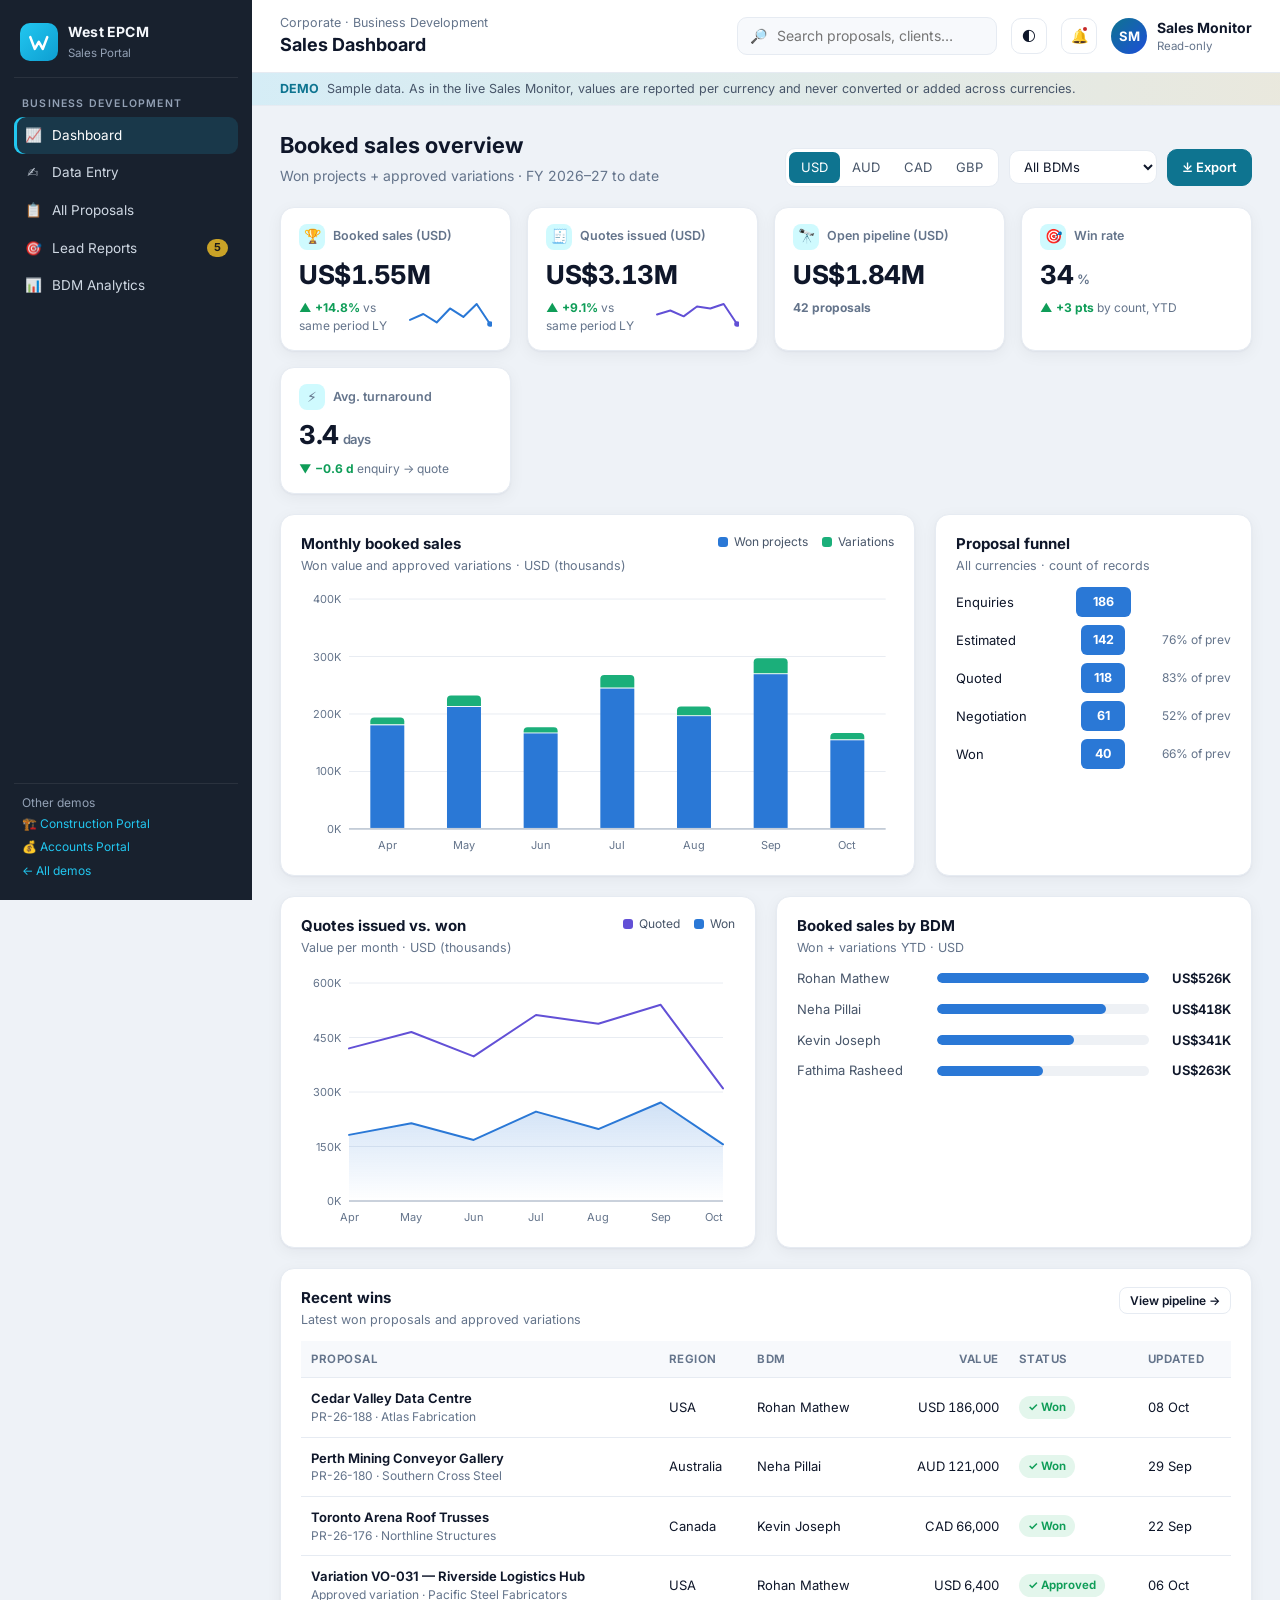
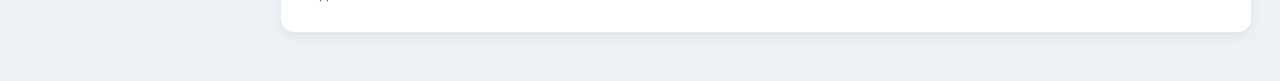
<file: demo/sales-portal.html>
<!doctype html>
<html lang="en">
<head>
<meta charset="utf-8">
<meta name="viewport" content="width=device-width, initial-scale=1">
<title>Sales Portal Demo</title>
<meta name="description" content="West EPCM Technologies — Sales / Business Development portal demo with sample data.">
<link rel="preconnect" href="https://fonts.googleapis.com">
<link href="https://fonts.googleapis.com/css2?family=Inter:wght@400;500;600;700;800&display=swap" rel="stylesheet">
<style>
:root {
  color-scheme: light;
  --brand-ink: #18212e;
  --brand-surface: #222e3e;
  --brand-cyan: #22c7f0;
  --brand-cyan-strong: #0e9ed1;
  --brand-gold: #c9a227;
  --side-text: #f5f8fc;
  --side-muted: #93a1b5;

  --bg: #eef2f7;
  --card: #ffffff;
  --card-2: #f7f9fc;
  --border: #e6ebf2;
  --text: #0f172a;
  --text-2: #475569;
  --muted: #64748b;
  --accent: #0e7490;
  --accent-soft: #cffafe;
  --grid: #e8ecf2;
  --axis: #94a3b8;

  --good: #0f9d58;   --good-bg: #e3f6ec;
  --warn: #b26b00;   --warn-bg: #fff3d6;
  --bad: #c62828;    --bad-bg: #fde7e7;
  --info: #1d63b8;   --info-bg: #e3eefc;
  --neutral-bg: #eef1f5;

  --s1: #2a78d6; --s2: #eb6834; --s3: #1baf7a; --s4: #eda100;
  --s5: #e87ba4; --s6: #008300; --s7: #6250d6; --s8: #e34948;
  --seq1: #cde2fb; --seq2: #86b6ef; --seq3: #3987e5; --seq4: #1c5cab; --seq5: #0d366b;

  --shadow: 0 1px 2px rgba(15, 23, 42, .04), 0 4px 16px rgba(15, 23, 42, .05);
  --radius: 14px;
}
@media (prefers-color-scheme: dark) {
  :root:not([data-theme="light"]) {
    color-scheme: dark;
    --bg: #111821; --card: #1a2330; --card-2: #202b3a; --border: #2c3848;
    --text: #e8edf4; --text-2: #b8c3d1; --muted: #8b98aa; --accent: #22c7f0; --accent-soft: #123947;
    --grid: #263243; --axis: #5b6a7e;
    --good: #4cc98a; --good-bg: #133526; --warn: #f0b44c; --warn-bg: #3a2c10;
    --bad: #f07575; --bad-bg: #3d1a1d; --info: #6ea8f0; --info-bg: #15294a; --neutral-bg: #253041;
    --s1: #3987e5; --s2: #d95926; --s3: #199e70; --s4: #c98500;
    --s5: #d55181; --s6: #008300; --s7: #9085e9; --s8: #e66767;
    --seq1: #184f95; --seq2: #256abf; --seq3: #3987e5; --seq4: #6da7ec; --seq5: #b7d3f6;
    --shadow: 0 1px 2px rgba(0,0,0,.3), 0 6px 18px rgba(0,0,0,.25);
  }
}
:root[data-theme="dark"] {
  color-scheme: dark;
  --bg: #111821; --card: #1a2330; --card-2: #202b3a; --border: #2c3848;
  --text: #e8edf4; --text-2: #b8c3d1; --muted: #8b98aa; --accent: #22c7f0; --accent-soft: #123947;
  --grid: #263243; --axis: #5b6a7e;
  --good: #4cc98a; --good-bg: #133526; --warn: #f0b44c; --warn-bg: #3a2c10;
  --bad: #f07575; --bad-bg: #3d1a1d; --info: #6ea8f0; --info-bg: #15294a; --neutral-bg: #253041;
  --s1: #3987e5; --s2: #d95926; --s3: #199e70; --s4: #c98500;
  --s5: #d55181; --s6: #008300; --s7: #9085e9; --s8: #e66767;
  --seq1: #184f95; --seq2: #256abf; --seq3: #3987e5; --seq4: #6da7ec; --seq5: #b7d3f6;
  --shadow: 0 1px 2px rgba(0,0,0,.3), 0 6px 18px rgba(0,0,0,.25);
}

* { box-sizing: border-box; }
html, body { margin: 0; }
body {
  font-family: "Inter", system-ui, -apple-system, "Segoe UI", Roboto, sans-serif;
  background: var(--bg); color: var(--text); font-size: 14px; line-height: 1.45;
  -webkit-font-smoothing: antialiased;
}
button, input, select { font: inherit; color: inherit; }
.num { font-variant-numeric: tabular-nums; }

/* ---------- Shell ---------- */
.app { display: grid; grid-template-columns: 252px 1fr; min-height: 100vh; }
.sidebar {
  background: var(--brand-ink); color: var(--side-text); padding: 18px 14px;
  position: sticky; top: 0; height: 100vh; overflow-y: auto; display: flex; flex-direction: column; gap: 18px;
}
.brand { display: flex; align-items: center; gap: 10px; padding: 4px 6px 14px; border-bottom: 1px solid rgba(255,255,255,.08); }
.logo { width: 38px; height: 38px; border-radius: 10px; display: grid; place-items: center;
  background: linear-gradient(135deg, var(--brand-cyan), var(--brand-cyan-strong)); color: #fff; flex: none; }
.logo svg { width: 62%; height: 62%; }
.brand b { display: block; font-size: 14px; letter-spacing: .2px; }
.brand small { color: var(--side-muted); font-size: 11.5px; }
.nav-group h6 { margin: 0 0 6px 8px; font-size: 10.5px; letter-spacing: 1.2px; text-transform: uppercase; color: var(--side-muted); font-weight: 600; }
.nav-item { display: flex; align-items: center; gap: 10px; width: 100%; padding: 9px 10px; border: 0; background: none;
  border-radius: 9px; color: #cfd8e3; cursor: pointer; text-align: left; font-size: 13.5px; }
.nav-item:hover { background: rgba(255,255,255,.06); color: #fff; }
.nav-item.active { background: rgba(34,199,240,.14); color: #fff; box-shadow: inset 3px 0 0 var(--brand-cyan); }
.nav-item .ico { width: 18px; text-align: center; opacity: .9; }
.nav-item .badge { margin-left: auto; background: var(--brand-gold); color: #1b1b1b; border-radius: 999px; font-size: 11px; padding: 1px 7px; font-weight: 700; }
.side-foot { margin-top: auto; font-size: 12px; color: var(--side-muted); padding: 10px 8px 0; border-top: 1px solid rgba(255,255,255,.08); }
.side-foot a { color: var(--brand-cyan); text-decoration: none; display: block; padding: 3px 0; }
.side-foot a:hover { text-decoration: underline; }

.main { min-width: 0; display: flex; flex-direction: column; }
.topbar { display: flex; align-items: center; gap: 14px; padding: 14px 28px; background: var(--card); border-bottom: 1px solid var(--border);
  position: sticky; top: 0; z-index: 5; }
.topbar h1 { font-size: 18px; margin: 0; font-weight: 700; }
.topbar .crumb { color: var(--muted); font-size: 12.5px; }
.topbar .spacer { flex: 1; }
.search { display: flex; align-items: center; gap: 8px; background: var(--card-2); border: 1px solid var(--border); border-radius: 10px; padding: 7px 12px; width: 260px; color: var(--muted); }
.search input { border: 0; outline: 0; background: transparent; width: 100%; }
.icon-btn { width: 36px; height: 36px; border-radius: 10px; border: 1px solid var(--border); background: var(--card); cursor: pointer; display: grid; place-items: center; position: relative; }
.icon-btn .dot { position: absolute; top: 6px; right: 7px; width: 8px; height: 8px; border-radius: 50%; background: var(--bad); border: 2px solid var(--card); }
.user { display: flex; align-items: center; gap: 10px; }
.avatar { width: 36px; height: 36px; border-radius: 50%; display: grid; place-items: center; font-weight: 700; font-size: 13px; color: #fff;
  background: linear-gradient(135deg, #0e7490, #1d4ed8); }
.user small { display: block; color: var(--muted); font-size: 11.5px; }
.menu-btn { display: none; }

.demo-banner { background: linear-gradient(90deg, rgba(34,199,240,.12), rgba(201,162,39,.12)); border-bottom: 1px solid var(--border);
  padding: 7px 28px; font-size: 12.5px; color: var(--text-2); display: flex; gap: 8px; align-items: center; flex-wrap: wrap; }
.demo-banner b { color: var(--accent); }

.content { padding: 24px 28px 48px; display: flex; flex-direction: column; gap: 20px; }
.view { display: none; flex-direction: column; gap: 20px; }
.view.active { display: flex; }

.page-head { display: flex; align-items: flex-end; justify-content: space-between; gap: 16px; flex-wrap: wrap; }
.page-head h2 { margin: 0; font-size: 22px; }
.page-head p { margin: 4px 0 0; color: var(--muted); }

/* ---------- Filters ---------- */
.filters { display: flex; gap: 10px; flex-wrap: wrap; align-items: center; }
.seg { display: inline-flex; background: var(--card); border: 1px solid var(--border); border-radius: 10px; padding: 3px; }
.seg button { border: 0; background: none; padding: 6px 12px; border-radius: 7px; cursor: pointer; color: var(--text-2); font-size: 13px; }
.seg button.on { background: var(--accent); color: #fff; }
:root[data-theme="dark"] .seg button.on { color: #0b1220; }
@media (prefers-color-scheme: dark) { :root:not([data-theme="light"]) .seg button.on { color: #0b1220; } }
.select { background: var(--card); border: 1px solid var(--border); border-radius: 10px; padding: 7px 10px; font-size: 13px; }
.btn { border: 1px solid var(--border); background: var(--card); border-radius: 10px; padding: 8px 14px; cursor: pointer; font-weight: 600; font-size: 13px; display: inline-flex; gap: 6px; align-items: center; }
.btn.primary { background: var(--accent); border-color: var(--accent); color: #fff; }
:root[data-theme="dark"] .btn.primary { color: #0b1220; }
@media (prefers-color-scheme: dark) { :root:not([data-theme="light"]) .btn.primary { color: #0b1220; } }
.btn.sm { padding: 4px 10px; font-size: 12px; border-radius: 8px; }
.btn.ok { color: var(--good); }
.btn.no { color: var(--bad); }
.btn:hover { filter: brightness(.97); }

/* ---------- KPI tiles ---------- */
.kpis { display: grid; grid-template-columns: repeat(auto-fit, minmax(190px, 1fr)); gap: 16px; }
.kpi { background: var(--card); border: 1px solid var(--border); border-radius: var(--radius); padding: 16px 18px; box-shadow: var(--shadow); display: flex; flex-direction: column; gap: 6px; min-width: 0; }
.kpi .lbl { color: var(--muted); font-size: 12.5px; font-weight: 600; display: flex; align-items: center; gap: 8px; }
.kpi .lbl .chip-ico { width: 26px; height: 26px; border-radius: 8px; display: grid; place-items: center; background: var(--accent-soft); font-size: 14px; }
.kpi .val { font-size: 26px; font-weight: 750; letter-spacing: -.5px; font-variant-numeric: tabular-nums; }
.kpi .val small { font-size: 13px; color: var(--muted); font-weight: 600; margin-left: 4px; }
.kpi .foot { display: flex; align-items: center; justify-content: space-between; gap: 8px; font-size: 12px; color: var(--muted); }
.delta { font-weight: 700; font-size: 12px; }
.delta.up { color: var(--good); } .delta.down { color: var(--bad); }
.kpi svg.spark { width: 84px; height: 26px; flex: none; }

/* ---------- Cards / grid ---------- */
.grid { display: grid; gap: 20px; }
.g-2 { grid-template-columns: repeat(2, minmax(0, 1fr)); }
.g-3-1 { grid-template-columns: minmax(0, 2fr) minmax(0, 1fr); }
.g-1-1-1 { grid-template-columns: repeat(3, minmax(0, 1fr)); }
.card { background: var(--card); border: 1px solid var(--border); border-radius: var(--radius); box-shadow: var(--shadow); padding: 18px 20px; min-width: 0; }
.card-h { display: flex; align-items: flex-start; justify-content: space-between; gap: 12px; margin-bottom: 12px; flex-wrap: wrap; }
.card-h h3 { margin: 0; font-size: 15px; }
.card-h p { margin: 2px 0 0; color: var(--muted); font-size: 12.5px; }
.legend { display: flex; gap: 14px; flex-wrap: wrap; font-size: 12px; color: var(--text-2); }
.legend span { display: inline-flex; align-items: center; gap: 6px; }
.legend i { width: 10px; height: 10px; border-radius: 3px; display: inline-block; }
.chart { width: 100%; position: relative; }
.chart svg { display: block; width: 100%; overflow: visible; }
.chart text { fill: var(--muted); font-size: 11px; font-family: inherit; }
.chart .gridline { stroke: var(--grid); stroke-width: 1; }
.chart .baseline { stroke: var(--axis); stroke-width: 1; }
.chart .hit { fill: transparent; cursor: crosshair; }
.chart .cross { stroke: var(--axis); stroke-dasharray: 3 3; }
.chart .dlabel { fill: var(--text-2); font-weight: 600; }

.tip { position: fixed; pointer-events: none; z-index: 50; background: var(--card); border: 1px solid var(--border); box-shadow: 0 8px 24px rgba(0,0,0,.18);
  border-radius: 10px; padding: 9px 11px; font-size: 12px; min-width: 150px; opacity: 0; transition: opacity .08s; color: var(--text); }
.tip.show { opacity: 1; }
.tip .t-h { font-weight: 700; margin-bottom: 5px; }
.tip .t-r { display: flex; align-items: center; gap: 8px; justify-content: space-between; }
.tip .t-r span:first-child { display: inline-flex; align-items: center; gap: 6px; color: var(--text-2); }
.tip i { width: 9px; height: 9px; border-radius: 2px; display: inline-block; }

/* ---------- Bars list / meters ---------- */
.hlist { display: flex; flex-direction: column; gap: 12px; }
.hrow { display: grid; grid-template-columns: 130px 1fr 72px; gap: 10px; align-items: center; font-size: 13px; }
.hrow .name { color: var(--text-2); white-space: nowrap; overflow: hidden; text-overflow: ellipsis; }
.hrow .v { text-align: right; font-weight: 650; font-variant-numeric: tabular-nums; }
.track { height: 10px; border-radius: 6px; background: var(--neutral-bg); overflow: hidden; }
.track > b { display: block; height: 100%; border-radius: 6px; background: var(--s1); }
.progress { display: flex; align-items: center; gap: 8px; min-width: 120px; }
.progress .track { flex: 1; height: 7px; }
.progress span { font-size: 12px; color: var(--muted); width: 34px; text-align: right; font-variant-numeric: tabular-nums; }

/* ---------- Tables ---------- */
.table-wrap { overflow-x: auto; margin: 0 -20px; padding: 0 20px; }
table { width: 100%; border-collapse: collapse; font-size: 13px; }
th { text-align: left; font-size: 11.5px; text-transform: uppercase; letter-spacing: .5px; color: var(--muted); font-weight: 650; padding: 10px 10px; border-bottom: 1px solid var(--border); white-space: nowrap; background: var(--card-2); }
td { padding: 11px 10px; border-bottom: 1px solid var(--border); vertical-align: middle; white-space: nowrap; }
tr:last-child td { border-bottom: 0; }
tbody tr:hover td { background: var(--card-2); }
td.r, th.r { text-align: right; font-variant-numeric: tabular-nums; }
.cell-main { font-weight: 650; }
.cell-sub { color: var(--muted); font-size: 12px; }

.pill { display: inline-flex; align-items: center; gap: 5px; padding: 3px 9px; border-radius: 999px; font-size: 11.5px; font-weight: 650; white-space: nowrap; }
.pill.good { background: var(--good-bg); color: var(--good); }
.pill.warn { background: var(--warn-bg); color: var(--warn); }
.pill.bad  { background: var(--bad-bg);  color: var(--bad); }
.pill.info { background: var(--info-bg); color: var(--info); }
.pill.neutral { background: var(--neutral-bg); color: var(--text-2); }

/* ---------- Feed ---------- */
.feed { display: flex; flex-direction: column; }
.feed-item { display: flex; gap: 12px; padding: 10px 0; border-bottom: 1px dashed var(--border); }
.feed-item:last-child { border-bottom: 0; }
.feed-ico { width: 32px; height: 32px; border-radius: 9px; background: var(--card-2); display: grid; place-items: center; flex: none; border: 1px solid var(--border); }
.feed-item b { font-weight: 650; }
.feed-item small { display: block; color: var(--muted); font-size: 11.5px; margin-top: 2px; }

.toast { position: fixed; bottom: 22px; right: 22px; background: var(--brand-ink); color: #fff; padding: 11px 16px; border-radius: 10px; font-size: 13px;
  box-shadow: 0 10px 30px rgba(0,0,0,.25); transform: translateY(20px); opacity: 0; transition: .2s; z-index: 60; }
.toast.show { transform: none; opacity: 1; }

.empty-note { color: var(--muted); font-size: 12.5px; }

@media (max-width: 1180px) {
  .g-3-1, .g-1-1-1 { grid-template-columns: 1fr; }
}
@media (max-width: 900px) {
  .app { grid-template-columns: 1fr; }
  .sidebar { position: fixed; inset: 0 auto 0 0; width: 260px; z-index: 40; transform: translateX(-100%); transition: transform .2s; }
  .sidebar.open { transform: none; box-shadow: 0 0 0 100vmax rgba(0,0,0,.4); }
  .menu-btn { display: grid; }
  .search { display: none; }
  .g-2 { grid-template-columns: 1fr; }
  .topbar, .content, .demo-banner { padding-left: 16px; padding-right: 16px; }
  .user .who { display: none; }
  .hrow { grid-template-columns: 100px 1fr 64px; }
}

/* ---------- Entry forms (modal) ---------- */
.modal-back { position: fixed; inset: 0; background: rgba(10, 16, 26, .55); z-index: 70; display: none; align-items: flex-start; justify-content: center; padding: 40px 16px; overflow-y: auto; }
.modal-back.show { display: flex; }
.modal { background: var(--card); border: 1px solid var(--border); border-radius: 16px; width: 100%; max-width: 640px; box-shadow: 0 24px 60px rgba(0,0,0,.3); animation: pop .16s ease-out; }
@keyframes pop { from { transform: translateY(10px); opacity: 0; } to { transform: none; opacity: 1; } }
.modal-h { display: flex; align-items: flex-start; gap: 12px; padding: 18px 22px; border-bottom: 1px solid var(--border); }
.modal-h .mi { width: 40px; height: 40px; border-radius: 11px; background: var(--accent-soft); display: grid; place-items: center; font-size: 20px; flex: none; }
.modal-h h3 { margin: 0; font-size: 17px; }
.modal-h p { margin: 2px 0 0; color: var(--muted); font-size: 12.5px; }
.modal-h .x { margin-left: auto; border: 0; background: none; font-size: 22px; line-height: 1; cursor: pointer; color: var(--muted); }
.modal-flow { display: flex; gap: 6px; flex-wrap: wrap; padding: 10px 22px; background: var(--card-2); border-bottom: 1px solid var(--border); font-size: 12px; color: var(--text-2); align-items: center; }
.modal-flow b { background: var(--accent-soft); color: var(--accent); border-radius: 999px; padding: 2px 9px; font-weight: 650; }
.modal-b { padding: 18px 22px; display: grid; grid-template-columns: 1fr 1fr; gap: 14px 16px; }
.fld { display: flex; flex-direction: column; gap: 5px; grid-column: span 2; min-width: 0; }
.fld.half { grid-column: span 1; }
.fld label { font-size: 12.5px; font-weight: 650; color: var(--text-2); }
.fld label .req { color: var(--bad); }
.fld input, .fld select, .fld textarea { width: 100%; border: 1px solid var(--border); background: var(--card); border-radius: 9px; padding: 9px 11px; font-size: 13.5px; outline: 0; }
.fld textarea { min-height: 76px; resize: vertical; }
.fld input:focus, .fld select:focus, .fld textarea:focus { border-color: var(--accent); box-shadow: 0 0 0 3px rgba(34,199,240,.18); }
.fld.err input, .fld.err select, .fld.err textarea { border-color: var(--bad); }
.fld .hint { font-size: 11.5px; color: var(--muted); }
.fld.err .hint { color: var(--bad); }
.fld .info { border-radius: 9px; padding: 10px 12px; font-size: 12.5px; background: var(--info-bg); color: var(--info); }
.fld .info.warn { background: var(--warn-bg); color: var(--warn); }
.drop { border: 1.5px dashed var(--border); border-radius: 10px; padding: 16px; text-align: center; color: var(--muted); font-size: 12.5px; cursor: pointer; background: var(--card-2); }
.drop:hover { border-color: var(--accent); color: var(--accent); }
.drop.has { border-style: solid; color: var(--good); border-color: var(--good); }
.modal-f { display: flex; gap: 10px; justify-content: flex-end; padding: 14px 22px; border-top: 1px solid var(--border); }
@media (max-width: 600px) { .fld.half { grid-column: span 2; } .modal-back { padding: 12px; } }

/* ---------- Data-entry hub ---------- */
.roles { display: grid; grid-template-columns: repeat(auto-fit, minmax(250px, 1fr)); gap: 16px; }
.role-card { background: var(--card); border: 1px solid var(--border); border-radius: var(--radius); padding: 18px; box-shadow: var(--shadow); display: flex; flex-direction: column; gap: 10px; }
.role-card .who { display: flex; align-items: center; gap: 10px; }
.role-card .who .avatar { width: 34px; height: 34px; font-size: 12px; }
.role-card .who b { display: block; }
.role-card .who small { color: var(--muted); font-size: 12px; }
.role-card .acts { display: flex; flex-direction: column; gap: 8px; }
.role-card .acts .btn { justify-content: flex-start; width: 100%; }
.role-card .acts .btn small { margin-left: auto; color: var(--muted); font-weight: 500; }
.steps { display: grid; grid-template-columns: repeat(4, minmax(0, 1fr)); gap: 12px; }
.step { background: var(--card); border: 1px solid var(--border); border-radius: 12px; padding: 14px; position: relative; }
.step .n { width: 26px; height: 26px; border-radius: 50%; background: var(--accent); color: #fff; display: grid; place-items: center; font-weight: 700; font-size: 12.5px; margin-bottom: 8px; }
.step b { display: block; font-size: 13.5px; }
.step small { color: var(--muted); font-size: 12px; }
@media (max-width: 900px) { .steps { grid-template-columns: 1fr 1fr; } }
tr.fresh td { animation: fresh 2.4s ease-out; }
@keyframes fresh { 0% { background: var(--accent-soft); } 100% { background: transparent; } }

.funnel { display: flex; flex-direction: column; gap: 8px; }
.f-step { display: grid; grid-template-columns: 110px 1fr 90px; align-items: center; gap: 10px; font-size: 13px; }
.f-bar { height: 30px; border-radius: 6px; background: var(--s1); margin: 0 auto; display: grid; place-items: center; color: #fff; font-weight: 700; font-size: 12.5px; min-width: 44px; }
.f-step .conv { color: var(--muted); font-size: 12px; text-align: right; }
.cur-note { font-size: 12px; color: var(--muted); }
</style>
</head>
<body>
<div class="app">
  <aside class="sidebar">
    <div class="brand">
      <div class="logo"><svg viewBox="0 0 100 100" fill="none" stroke="currentColor" stroke-width="11" stroke-linecap="round" stroke-linejoin="round" aria-hidden="true"><polyline points="14,26 33,76 50,46 67,76 86,26"/></svg></div>
      <div><b>West EPCM</b><small>Sales Portal</small></div>
    </div>
    <div class="nav-group">
      <h6>Business Development</h6>
      <button class="nav-item active" data-view="v-dash" data-title="Sales Dashboard"><span class="ico">📈</span>Dashboard</button>
      <button class="nav-item" data-view="v-entry" data-title="Data Entry"><span class="ico">✍️</span>Data Entry</button>
      <button class="nav-item" data-view="v-pipe" data-title="All Proposals"><span class="ico">📋</span>All Proposals</button>
      <button class="nav-item" data-view="v-leads" data-title="Lead Reports"><span class="ico">🎯</span>Lead Reports<span class="badge">5</span></button>
      <button class="nav-item" data-view="v-bdm" data-title="BDM Analytics"><span class="ico">📊</span>BDM Analytics</button>
    </div>
    <div class="side-foot">
      Other demos
      <a href="construction-portal.html">🏗️ Construction Portal</a>
      <a href="accounts-portal.html">💰 Accounts Portal</a>
      <a href="index.html">← All demos</a>
    </div>
  </aside>

  <div class="main">
    <header class="topbar">
      <button class="icon-btn menu-btn" aria-label="Open menu">☰</button>
      <div>
        <div class="crumb">Corporate · Business Development</div>
        <h1 id="pageTitle">Sales Dashboard</h1>
      </div>
      <div class="spacer"></div>
      <label class="search"><span>🔎</span><input placeholder="Search proposals, clients…" aria-label="Search"></label>
      <button class="icon-btn" id="themeBtn" aria-label="Toggle theme" title="Toggle light / dark">🌓</button>
      <button class="icon-btn" aria-label="Notifications">🔔<span class="dot"></span></button>
      <div class="user"><div class="avatar">SM</div><div class="who"><b>Sales Monitor</b><small>Read-only</small></div></div>
    </header>
    <div class="demo-banner"><b>DEMO</b> Sample data. As in the live Sales Monitor, values are reported per currency and never converted or added across currencies.</div>

    <main class="content">
      <!-- ================= DASHBOARD ================= -->
      <section class="view active" id="v-dash">
        <div class="page-head">
          <div><h2>Booked sales overview</h2><p>Won projects + approved variations · FY 2026–27 to date</p></div>
          <div class="filters">
            <div class="seg" id="curSeg"></div>
            <select class="select" id="bdmSel" aria-label="BDM"><option value="all">All BDMs</option></select>
            <button class="btn primary" onclick="Demo.toast('Sales report exported (demo)')">⤓ Export</button>
          </div>
        </div>

        <div class="kpis" id="kpis"></div>

        <div class="grid g-3-1">
          <div class="card">
            <div class="card-h">
              <div><h3>Monthly booked sales</h3><p id="monthlySub">Won value and approved variations</p></div>
              <div class="legend"><span><i style="background:var(--s1)"></i>Won projects</span><span><i style="background:var(--s3)"></i>Variations</span></div>
            </div>
            <div class="chart" id="monthlyChart"></div>
          </div>
          <div class="card">
            <div class="card-h"><div><h3>Proposal funnel</h3><p>All currencies · count of records</p></div></div>
            <div class="funnel" id="funnel"></div>
          </div>
        </div>

        <div class="grid g-2">
          <div class="card">
            <div class="card-h">
              <div><h3>Quotes issued vs. won</h3><p id="qwSub">Value per month</p></div>
              <div class="legend"><span><i style="background:var(--s7)"></i>Quoted</span><span><i style="background:var(--s1)"></i>Won</span></div>
            </div>
            <div class="chart" id="qwChart"></div>
          </div>
          <div class="card">
            <div class="card-h"><div><h3>Booked sales by BDM</h3><p id="bdmSub">Selected currency</p></div></div>
            <div id="bdmBars"></div>
          </div>
        </div>

        <div class="card">
          <div class="card-h">
            <div><h3>Recent wins</h3><p>Latest won proposals and approved variations</p></div>
            <button class="btn sm" data-view="v-pipe">View pipeline →</button>
          </div>
          <div class="table-wrap"><table id="winsTable"></table></div>
        </div>
      </section>

      <!-- ================= DATA ENTRY ================= -->
      <section class="view" id="v-entry">
        <div class="page-head">
          <div><h2>Data entry</h2><p>How sales users record enquiries, proposals and wins. Submit a form and the entry appears in the tables straight away.</p></div>
        </div>
        <div class="steps">
          <div class="step"><div class="n">1</div><b>Capture the lead</b><small>BDM logs a new enquiry and its next action</small></div>
          <div class="step"><div class="n">2</div><b>Create the proposal</b><small>Scope, client and drawings go to the estimator</small></div>
          <div class="step"><div class="n">3</div><b>Quote &amp; win</b><small>Record the quote, then mark it won with the client PO</small></div>
          <div class="step"><div class="n">4</div><b>Reports update</b><small>Sales Monitor and BDM analytics pick it up</small></div>
        </div>
        <div class="roles">
          <div class="role-card">
            <div class="who"><div class="avatar">RM</div><div><b>Business Development Manager</b><small>Rohan Mathew</small></div></div>
            <div class="acts">
              <button class="btn" data-form="lead">🎯 Add new lead</button>
              <button class="btn" data-form="proposal">➕ Create proposal</button>
              <button class="btn" data-form="won">🏆 Mark proposal won</button>
            </div>
          </div>
          <div class="role-card">
            <div class="who"><div class="avatar">NP</div><div><b>BDM ledger upload</b><small>Manual quote / won / variation entries</small></div></div>
            <div class="acts">
              <button class="btn" data-form="entry" data-kind="quote">📝 Quote uploaded</button>
              <button class="btn" data-form="entry" data-kind="won">🏆 Project won</button>
              <button class="btn" data-form="entry" data-kind="variation">➕ Variation</button>
            </div>
          </div>
          <div class="role-card">
            <div class="who"><div class="avatar">SM</div><div><b>Sales Monitor</b><small>Read-only reporting account</small></div></div>
            <div class="acts">
              <button class="btn" data-view="v-dash">📈 View booked sales</button>
              <button class="btn" data-view="v-bdm">📊 View BDM analytics</button>
            </div>
            <span class="empty-note">Monitors totals only; it cannot create or edit records.</span>
          </div>
        </div>
        <div class="card">
          <div class="card-h"><div><h3>BDM ledger entries</h3><p>Manually uploaded quotes, wins and variations, shown as a separate source</p></div><button class="btn sm primary" data-form="entry" data-kind="quote">＋ Add entry</button></div>
          <div class="table-wrap"><table id="ledgerTable"></table></div>
        </div>
      </section>

      <!-- ================= PIPELINE ================= -->
      <section class="view" id="v-pipe">
        <div class="page-head">
          <div><h2>All Proposals</h2><p>Every proposal from enquiry to win</p></div>
          <div class="filters">
            <div class="seg" id="stSeg"><button class="on" data-f="all">All</button><button data-f="Estimating">Estimating</button><button data-f="Quoted">Quoted</button><button data-f="Won">Won</button><button data-f="Lost">Lost</button></div>
            <button class="btn primary" data-form="proposal">＋ New proposal</button>
          </div>
        </div>
        <div class="card"><div class="table-wrap"><table id="pipeTable"></table></div></div>
      </section>

      <!-- ================= LEADS ================= -->
      <section class="view" id="v-leads">
        <div class="page-head"><div><h2>Lead Reports</h2><p>New enquiries captured by BDMs this month</p></div><button class="btn primary" data-form="lead">＋ Add lead</button></div>
        <div class="kpis" id="leadKpis"></div>
        <div class="grid g-2">
          <div class="card"><div class="card-h"><div><h3>Leads by source</h3><p>Last 90 days</p></div></div><div id="srcBars"></div></div>
          <div class="card"><div class="card-h"><div><h3>Leads by region</h3><p>Last 90 days</p></div></div><div id="regBars"></div></div>
        </div>
        <div class="card"><div class="table-wrap"><table id="leadTable"></table></div></div>
      </section>

      <!-- ================= BDM ANALYTICS ================= -->
      <section class="view" id="v-bdm">
        <div class="page-head"><div><h2>BDM Analytics</h2><p>Activity and conversion per business development manager</p></div></div>
        <div class="card"><div class="table-wrap"><table id="bdmTable"></table></div></div>
        <div class="card">
          <div class="card-h">
            <div><h3>Win rate trend</h3><p>Rolling 3-month win rate by count</p></div>
            <div class="legend"><span><i style="background:var(--s1)"></i>Win rate</span></div>
          </div>
          <div class="chart" id="wrChart"></div>
        </div>
      </section>
    </main>
  </div>
</div>

<script>
// ---- Shared demo helpers: navigation, theme, tooltips, SVG charts ----
(function () {
  'use strict';
  var NS = 'http://www.w3.org/2000/svg';
  var css = function (name) { return getComputedStyle(document.documentElement).getPropertyValue(name).trim(); };

  function col(c) { return c && c.indexOf('var(') === 0 ? css(c.slice(4, -1)) : c; }
  function el(tag, attrs, parent) {
    var n = document.createElementNS(NS, tag);
    for (var k in attrs) n.setAttribute(k, attrs[k]);
    if (parent) parent.appendChild(n);
    return n;
  }

  // ---------- tooltip ----------
  var tip = document.createElement('div');
  tip.className = 'tip';
  document.body.appendChild(tip);
  function showTip(evt, title, rows) {
    tip.innerHTML = '<div class="t-h">' + title + '</div>' + rows.map(function (r) {
      return '<div class="t-r"><span>' + (r.color ? '<i style="background:' + r.color + '"></i>' : '') + r.name + '</span><b class="num">' + r.value + '</b></div>';
    }).join('');
    tip.classList.add('show');
    var x = evt.clientX + 14, y = evt.clientY + 14;
    var w = tip.offsetWidth, h = tip.offsetHeight;
    if (x + w > innerWidth - 8) x = evt.clientX - w - 14;
    if (y + h > innerHeight - 8) y = evt.clientY - h - 14;
    tip.style.left = x + 'px'; tip.style.top = y + 'px';
  }
  function hideTip() { tip.classList.remove('show'); }

  function niceMax(v) {
    if (v <= 0) return 1;
    var p = Math.pow(10, Math.floor(Math.log10(v)));
    var n = v / p;
    var steps = [1, 1.2, 1.6, 2, 2.4, 3, 4, 5, 6, 8, 10];
    var s = steps.filter(function (x) { return x >= n; })[0];
    return s * p;
  }
  function roundedTop(x, y, w, h, r) {
    r = Math.min(r, w / 2, h);
    if (h <= 0) return '';
    return 'M' + x + ',' + (y + h) + 'V' + (y + r) + 'Q' + x + ',' + y + ' ' + (x + r) + ',' + y +
      'H' + (x + w - r) + 'Q' + (x + w) + ',' + y + ' ' + (x + w) + ',' + (y + r) + 'V' + (y + h) + 'Z';
  }

  // ---------- vertical bar chart (grouped or stacked) ----------
  // opts: { labels, series:[{name, values, color}], stacked, fmt, height, axisFmt }
  function barChart(host, opts) {
    function draw() {
      host.innerHTML = '';
      var W = Math.max(host.clientWidth, 280), H = opts.height || 260;
      var m = { t: 12, r: 8, b: 28, l: 48 };
      var iw = W - m.l - m.r, ih = H - m.t - m.b;
      var svg = el('svg', { viewBox: '0 0 ' + W + ' ' + H, height: H, role: 'img', 'aria-label': opts.aria || '' }, host);
      var n = opts.labels.length, S = opts.series;
      var totals = opts.labels.map(function (_, i) {
        return opts.stacked ? S.reduce(function (a, s) { return a + s.values[i]; }, 0) : Math.max.apply(null, S.map(function (s) { return s.values[i]; }));
      });
      var max = niceMax(Math.max.apply(null, totals) * 1.05);
      var fmtA = opts.axisFmt || opts.fmt || String;
      for (var g = 0; g <= 4; g++) {
        var gy = m.t + ih - ih * g / 4;
        el('line', { x1: m.l, x2: W - m.r, y1: gy, y2: gy, class: g === 0 ? 'baseline' : 'gridline' }, svg);
        var t = el('text', { x: m.l - 8, y: gy + 4, 'text-anchor': 'end' }, svg); t.textContent = fmtA(max * g / 4);
      }
      var band = iw / n, groupW = Math.min(band * 0.68, opts.stacked ? 34 : 18 * S.length + 2 * (S.length - 1));
      var bw = opts.stacked ? groupW : (groupW - 2 * (S.length - 1)) / S.length;
      var step = Math.max(1, Math.ceil(n / Math.floor(iw / 46)));
      opts.labels.forEach(function (lab, i) {
        var cx = m.l + band * i + band / 2, x0 = cx - groupW / 2;
        if (i % step === 0) { var tl = el('text', { x: cx, y: H - 8, 'text-anchor': 'middle' }, svg); tl.textContent = lab; }
        var acc = 0;
        S.forEach(function (s, si) {
          var v = s.values[i], h = ih * v / max;
          var x = opts.stacked ? x0 : x0 + si * (bw + 2);
          var y = m.t + ih - (opts.stacked ? ih * acc / max : 0) - h;
          var isTop = !opts.stacked || si === S.length - 1;
          if (h > 0) {
            if (isTop) el('path', { d: roundedTop(x, y, bw, h, 4), fill: col(s.color) }, svg);
            else el('rect', { x: x, y: y + 1, width: bw, height: Math.max(h - 2, 0), fill: col(s.color) }, svg);
          }
          acc += v;
        });
        var hit = el('rect', { x: m.l + band * i, y: m.t, width: band, height: ih, class: 'hit' }, svg);
        hit.addEventListener('mousemove', function (e) {
          var rows = S.map(function (s) { return { name: s.name, value: (opts.fmt || String)(s.values[i]), color: s.color }; });
          if (opts.stacked && S.length > 1) rows.push({ name: 'Total', value: (opts.fmt || String)(totals[i]) });
          showTip(e, lab, rows);
        });
        hit.addEventListener('mouseleave', hideTip);
      });
    }
    draw();
    observe(host, draw);
  }

  // ---------- line / area chart with crosshair ----------
  // opts: { labels, series:[{name, values, color, area}], fmt, height, target }
  function lineChart(host, opts) {
    function draw() {
      host.innerHTML = '';
      var W = Math.max(host.clientWidth, 280), H = opts.height || 260;
      var m = { t: 14, r: 12, b: 28, l: 48 };
      var iw = W - m.l - m.r, ih = H - m.t - m.b;
      var svg = el('svg', { viewBox: '0 0 ' + W + ' ' + H, height: H, role: 'img', 'aria-label': opts.aria || '' }, host);
      var all = []; opts.series.forEach(function (s) { all = all.concat(s.values.filter(function (v) { return v != null; })); });
      if (opts.target) all.push(opts.target.value);
      var max = opts.max || niceMax(Math.max.apply(null, all) * 1.05), n = opts.labels.length;
      var fmt = opts.fmt || String, fmtA = opts.axisFmt || fmt;
      var X = function (i) { return m.l + (n === 1 ? iw / 2 : iw * i / (n - 1)); };
      var Y = function (v) { return m.t + ih - ih * v / max; };
      for (var g = 0; g <= 4; g++) {
        var gy = m.t + ih - ih * g / 4;
        el('line', { x1: m.l, x2: W - m.r, y1: gy, y2: gy, class: g === 0 ? 'baseline' : 'gridline' }, svg);
        var t = el('text', { x: m.l - 8, y: gy + 4, 'text-anchor': 'end' }, svg); t.textContent = fmtA(max * g / 4);
      }
      var step = Math.max(1, Math.ceil(n / Math.floor(iw / 52)));
      opts.labels.forEach(function (lab, i) {
        if ((i % step === 0 && (i === n - 1 || n - 1 - i >= step)) || i === n - 1) { var tl = el('text', { x: X(i), y: H - 8, 'text-anchor': i === n - 1 ? 'end' : 'middle' }, svg); tl.textContent = lab; }
      });
      if (opts.target) {
        el('line', { x1: m.l, x2: W - m.r, y1: Y(opts.target.value), y2: Y(opts.target.value), stroke: css('--axis'), 'stroke-dasharray': '5 4' }, svg);
        var tt = el('text', { x: W - m.r, y: Y(opts.target.value) - 6, 'text-anchor': 'end' }, svg); tt.textContent = opts.target.label;
      }
      opts.series.forEach(function (s, si) {
        // null values end the line (e.g. 'actual' stops at today while 'planned' continues)
        var idx = []; s.values.forEach(function (v, i) { if (v != null) idx.push(i); });
        var pts = idx.map(function (i) { return X(i) + ',' + Y(s.values[i]); });
        if (!pts.length) return;
        var first = idx[0], last = idx[idx.length - 1];
        if (s.area) {
          var gid = 'g' + Math.random().toString(36).slice(2);
          var defs = el('defs', {}, svg), lg = el('linearGradient', { id: gid, x1: 0, y1: 0, x2: 0, y2: 1 }, defs);
          el('stop', { offset: '0%', 'stop-color': col(s.color), 'stop-opacity': .22 }, lg);
          el('stop', { offset: '100%', 'stop-color': col(s.color), 'stop-opacity': 0 }, lg);
          el('path', { d: 'M' + X(first) + ',' + Y(0) + 'L' + pts.join('L') + 'L' + X(last) + ',' + Y(0) + 'Z', fill: 'url(#' + gid + ')' }, svg);
        }
        el('polyline', { points: pts.join(' '), fill: 'none', stroke: col(s.color), 'stroke-width': 2, 'stroke-linejoin': 'round', 'stroke-linecap': 'round', 'stroke-dasharray': s.dash || '' }, svg);
        // direct end label
        if (opts.series.length > 1 && opts.series.length <= 4 && opts.endLabels) {
          var lt = el('text', { x: X(last) - 4, y: Y(s.values[last]) - 8, 'text-anchor': 'end', class: 'dlabel' }, svg); lt.textContent = s.name;
        }
      });
      var cross = el('line', { y1: m.t, y2: m.t + ih, class: 'cross', visibility: 'hidden' }, svg);
      var dots = opts.series.map(function (s) { return el('circle', { r: 4.5, fill: col(s.color), stroke: css('--card'), 'stroke-width': 2, visibility: 'hidden' }, svg); });
      var hit = el('rect', { x: m.l, y: m.t, width: iw, height: ih, class: 'hit' }, svg);
      hit.addEventListener('mousemove', function (e) {
        var r = svg.getBoundingClientRect(), sx = (e.clientX - r.left) * W / r.width;
        var i = Math.max(0, Math.min(n - 1, Math.round((sx - m.l) / (n === 1 ? 1 : iw / (n - 1)))));
        cross.setAttribute('x1', X(i)); cross.setAttribute('x2', X(i)); cross.setAttribute('visibility', 'visible');
        dots.forEach(function (d, si) { var v = opts.series[si].values[i]; d.setAttribute('cx', X(i)); d.setAttribute('cy', Y(v || 0)); d.setAttribute('visibility', v == null ? 'hidden' : 'visible'); });
        showTip(e, opts.labels[i], opts.series.filter(function (s) { return s.values[i] != null; }).map(function (s) { return { name: s.name, value: fmt(s.values[i]), color: s.color }; }));
      });
      hit.addEventListener('mouseleave', function () {
        hideTip(); cross.setAttribute('visibility', 'hidden');
        dots.forEach(function (d) { d.setAttribute('visibility', 'hidden'); });
      });
    }
    draw();
    observe(host, draw);
  }

  // ---------- sparkline ----------
  function spark(host, values, color) {
    var W = 84, H = 26, max = Math.max.apply(null, values), min = Math.min.apply(null, values), n = values.length;
    var svg = el('svg', { viewBox: '0 0 ' + W + ' ' + H, class: 'spark', 'aria-hidden': 'true' }, host);
    var pts = values.map(function (v, i) { return (2 + (W - 4) * i / (n - 1)) + ',' + (H - 3 - (H - 6) * (v - min) / ((max - min) || 1)); });
    el('polyline', { points: pts.join(' '), fill: 'none', style: 'stroke:' + color, 'stroke-width': 2, 'stroke-linecap': 'round', 'stroke-linejoin': 'round' }, svg);
    var last = pts[n - 1].split(',');
    el('circle', { cx: last[0], cy: last[1], r: 2.8, style: 'fill:' + color }, svg);
  }

  // ---------- horizontal bar list (HTML) with tooltip ----------
  // rows: [{name, value, color?, note?}]
  function hbars(host, rows, fmt, max) {
    fmt = fmt || String;
    max = max || Math.max.apply(null, rows.map(function (r) { return r.value; }));
    host.innerHTML = '';
    host.className = 'hlist';
    rows.forEach(function (r) {
      var row = document.createElement('div');
      row.className = 'hrow';
      row.innerHTML = '<span class="name" title="' + r.name + '">' + r.name + '</span><div class="track"><b style="width:' +
        (100 * r.value / max).toFixed(1) + '%;background:' + (r.color || 'var(--s1)') + '"></b></div><span class="v">' + fmt(r.value) + '</span>';
      row.addEventListener('mousemove', function (e) { showTip(e, r.name, [{ name: r.note || 'Value', value: fmt(r.value), color: r.color || css('--s1') }]); });
      row.addEventListener('mouseleave', hideTip);
      host.appendChild(row);
    });
  }

  // One observer per host; re-rendering a chart just swaps its draw function.
  var hosts = [];
  function observe(host, fn) {
    host._draw = fn;
    if (host._observed) return;
    host._observed = true;
    hosts.push(host);
    var last = host.clientWidth, t;
    if (window.ResizeObserver) {
      new ResizeObserver(function () {
        if (Math.abs(host.clientWidth - last) < 4) return;
        last = host.clientWidth; clearTimeout(t); t = setTimeout(function () { host._draw(); }, 60);
      }).observe(host);
    }
  }
  function redrawAll() { hosts = hosts.filter(function (h) { return h.isConnected; }); hosts.forEach(function (h) { if (h.offsetParent !== null) h._draw(); }); }

  // ---------- shell: navigation, theme, mobile menu, toast ----------
  function initShell() {
    document.querySelectorAll('[data-view]').forEach(function (b) {
      b.addEventListener('click', function () { go(b.getAttribute('data-view')); });
    });
    function go(id) {
      document.querySelectorAll('.view').forEach(function (v) { v.classList.toggle('active', v.id === id); });
      document.querySelectorAll('.nav-item[data-view]').forEach(function (n) { n.classList.toggle('active', n.getAttribute('data-view') === id); });
      var active = document.querySelector('.nav-item[data-view="' + id + '"]');
      var title = document.getElementById('pageTitle');
      if (active && title) title.textContent = active.getAttribute('data-title') || active.textContent.trim();
      document.querySelector('.sidebar').classList.remove('open');
      try { history.replaceState(null, '', '#' + id); } catch (e) {}
      window.scrollTo(0, 0);
      requestAnimationFrame(redrawAll);
    }
    var start = location.hash.slice(1);
    if (start && document.getElementById(start)) go(start);

    var mb = document.querySelector('.menu-btn');
    if (mb) mb.addEventListener('click', function (e) { e.stopPropagation(); document.querySelector('.sidebar').classList.toggle('open'); });
    document.addEventListener('click', function (e) {
      var sb = document.querySelector('.sidebar');
      if (sb.classList.contains('open') && !sb.contains(e.target)) sb.classList.remove('open');
    });

    var tb = document.getElementById('themeBtn');
    var saved = null;
    try { saved = localStorage.getItem('wepcm-demo-theme'); } catch (e) {}
    if (saved) document.documentElement.setAttribute('data-theme', saved);
    if (tb) tb.addEventListener('click', function () {
      var cur = document.documentElement.getAttribute('data-theme') ||
        (matchMedia('(prefers-color-scheme: dark)').matches ? 'dark' : 'light');
      var next = cur === 'dark' ? 'light' : 'dark';
      document.documentElement.setAttribute('data-theme', next);
      try { localStorage.setItem('wepcm-demo-theme', next); } catch (e) {}
      redrawAll();
    });
    var mq = matchMedia('(prefers-color-scheme: dark)');
    if (mq.addEventListener) mq.addEventListener('change', redrawAll);
  }

  var toastEl;
  function toast(msg) {
    if (!toastEl) { toastEl = document.createElement('div'); toastEl.className = 'toast'; document.body.appendChild(toastEl); }
    toastEl.textContent = msg; toastEl.classList.add('show');
    clearTimeout(toastEl._t); toastEl._t = setTimeout(function () { toastEl.classList.remove('show'); }, 2400);
  }

  function pill(kind, text) {
    var ico = { good: '✓', warn: '◷', bad: '!', info: '•', neutral: '–' }[kind] || '';
    return '<span class="pill ' + kind + '">' + ico + ' ' + text + '</span>';
  }
  function progress(p, color) {
    return '<div class="progress"><div class="track"><b style="width:' + p + '%;background:' + (color || 'var(--s1)') + '"></b></div><span>' + p + '%</span></div>';
  }

  // KPI tiles: [{lbl, ico, val, unit, d, up (true/false/null), note, sp:[...], c}]
  function kpis(host, list) {
    host.innerHTML = '';
    list.forEach(function (k) {
      var div = document.createElement('div'); div.className = 'kpi';
      var delta = k.up === null || k.up === undefined ? '<span class="delta">' + k.d + '</span>'
        : '<span class="delta ' + (k.up ? 'up' : 'down') + '">' + (/^[−-]/.test(k.d) ? '▼ ' : '▲ ') + k.d + '</span> ' + (k.note || '');
      div.innerHTML = '<div class="lbl"><span class="chip-ico">' + k.ico + '</span>' + k.lbl + '</div>' +
        '<div class="val">' + k.val + (k.unit ? '<small>' + k.unit + '</small>' : '') + '</div>' +
        '<div class="foot"><span>' + delta + '</span><span class="sp"></span></div>';
      host.appendChild(div);
      if (k.sp) spark(div.querySelector('.sp'), k.sp, k.c || 'var(--s1)');
    });
  }


  // ---------- entry form modal ----------
  // cfg: { icon, title, subtitle, flow:[..steps], submit, fields:[{name,label,type,options,required,half,placeholder,hint,value,min,step}],
  //        onInput(values, form), onSubmit(values) -> string|void (toast) }
  // field types: text, number, date, email, select, textarea, file, info (static note), computed via onInput.
  var back;
  function esc(v) { return String(v == null ? '' : v).replace(/[&<>"]/g, function (c) { return { '&': '&amp;', '<': '&lt;', '>': '&gt;', '"': '&quot;' }[c]; }); }
  function openForm(cfg) {
    if (!back) {
      back = document.createElement('div'); back.className = 'modal-back';
      back.addEventListener('mousedown', function (e) { if (e.target === back) closeForm(); });
      document.addEventListener('keydown', function (e) { if (e.key === 'Escape') closeForm(); });
      document.body.appendChild(back);
    }
    var html = '<form class="modal" novalidate><div class="modal-h"><div class="mi">' + (cfg.icon || '📝') + '</div><div><h3>' + cfg.title + '</h3><p>' + (cfg.subtitle || '') +
      '</p></div><button type="button" class="x" aria-label="Close">×</button></div>';
    if (cfg.flow) html += '<div class="modal-flow">' + cfg.flow.map(function (f, i) { return (i ? '→ ' : '') + (i === 0 ? '<b>' + f + '</b>' : f); }).join(' ') + '</div>';
    html += '<div class="modal-b">';
    cfg.fields.forEach(function (f) {
      var id = 'f_' + f.name, cls = 'fld' + (f.half ? ' half' : '');
      var lab = f.label ? '<label for="' + id + '">' + f.label + (f.required ? ' <span class="req">*</span>' : '') + '</label>' : '';
      var ctl;
      if (f.type === 'select') ctl = '<select id="' + id + '" name="' + f.name + '">' + (f.placeholder ? '<option value="">' + f.placeholder + '</option>' : '') +
        f.options.map(function (o) { var v = typeof o === 'string' ? o : o.value, t = typeof o === 'string' ? o : o.label; return '<option value="' + esc(v) + '"' + (String(f.value) === String(v) ? ' selected' : '') + '>' + esc(t) + '</option>'; }).join('') + '</select>';
      else if (f.type === 'textarea') ctl = '<textarea id="' + id + '" name="' + f.name + '" placeholder="' + esc(f.placeholder) + '">' + esc(f.value) + '</textarea>';
      else if (f.type === 'file') ctl = '<div class="drop" tabindex="0" data-file="' + f.name + '">📎 ' + (f.placeholder || 'Click to attach a file (PDF, PNG, JPG · max 10 MB)') + '</div><input type="hidden" name="' + f.name + '">';
      else if (f.type === 'info') ctl = '<div class="info" data-info="' + f.name + '">' + (f.value || '') + '</div>';
      else ctl = '<input id="' + id + '" name="' + f.name + '" type="' + (f.type || 'text') + '" value="' + esc(f.value) + '" placeholder="' + esc(f.placeholder) + '"' +
        (f.min != null ? ' min="' + f.min + '"' : '') + (f.step ? ' step="' + f.step + '"' : '') + (f.readonly ? ' readonly' : '') + '>';
      html += '<div class="' + cls + '" data-f="' + f.name + '">' + lab + ctl + (f.hint ? '<span class="hint">' + f.hint + '</span>' : '<span class="hint"></span>') + '</div>';
    });
    html += '</div><div class="modal-f"><button type="button" class="btn" data-cancel>Cancel</button><button type="submit" class="btn primary">' + (cfg.submit || 'Submit') + '</button></div></form>';
    back.innerHTML = html;
    back.classList.add('show');
    var form = back.querySelector('form');
    var values = function () { var o = {}; new FormData(form).forEach(function (v, k) { o[k] = typeof v === 'string' ? v.trim() : v; }); return o; };
    var api = {
      set: function (name, v) { var n = form.elements[name]; if (n) n.value = v; },
      info: function (name, text, warn) { var n = form.querySelector('[data-info="' + name + '"]'); if (n) { n.innerHTML = text; n.classList.toggle('warn', !!warn); } },
      hint: function (name, text) { var n = form.querySelector('[data-f="' + name + '"] .hint'); if (n) n.textContent = text; },
      error: function (name, text) { var w = form.querySelector('[data-f="' + name + '"]'); if (w) { w.classList.add('err'); w.querySelector('.hint').textContent = text; } }
    };
    form.querySelectorAll('.drop').forEach(function (d) {
      var pick = function () {
        var name = ['Drawing_set_Rev-B.pdf', 'Client_PO_scan.pdf', 'Receipt_photo.jpg', 'Quotation_v2.pdf'][Math.floor(Math.random() * 4)];
        d.classList.add('has'); d.textContent = '✓ ' + name + ' attached (demo)';
        form.elements[d.getAttribute('data-file')].value = name;
      };
      d.addEventListener('click', pick); d.addEventListener('keydown', function (e) { if (e.key === 'Enter') pick(); });
    });
    var onInput = function () { if (cfg.onInput) cfg.onInput(values(), api); };
    form.addEventListener('input', function (e) {
      var w = e.target.closest('.fld'); if (w && w.classList.contains('err')) { w.classList.remove('err'); var f = cfg.fields.filter(function (x) { return 'f_' + x.name === e.target.id; })[0]; w.querySelector('.hint').textContent = (f && f.hint) || ''; }
      onInput();
    });
    form.addEventListener('change', onInput);
    onInput();
    form.querySelector('.x').addEventListener('click', closeForm);
    form.querySelector('[data-cancel]').addEventListener('click', closeForm);
    form.addEventListener('submit', function (e) {
      e.preventDefault();
      var v = values(), ok = true;
      cfg.fields.forEach(function (f) {
        if (f.required && !v[f.name]) { api.error(f.name, f.type === 'file' ? 'Please attach a file' : 'This field is required'); ok = false; }
        else if (f.type === 'number' && v[f.name] !== '' && v[f.name] != null && (isNaN(+v[f.name]) || +v[f.name] < (f.min != null ? f.min : -Infinity))) { api.error(f.name, 'Enter a valid number'); ok = false; }
      });
      if (ok && cfg.validate) ok = cfg.validate(v, api) !== false;
      if (!ok) { var first = form.querySelector('.fld.err input, .fld.err select, .fld.err textarea, .fld.err .drop'); if (first) first.focus(); return; }
      var msg = cfg.onSubmit(v);
      closeForm();
      toast(msg || 'Saved');
    });
    var firstInput = form.querySelector('input:not([type=hidden]), select, textarea');
    if (firstInput) firstInput.focus();
  }
  function closeForm() { if (back) back.classList.remove('show'); }

  // Prepend a freshly entered row to a table body and flash it.
  function addRow(tbody, html) {
    if (typeof tbody === 'string') tbody = document.querySelector(tbody);
    tbody.insertAdjacentHTML('afterbegin', html);
    tbody.firstElementChild.classList.add('fresh');
  }
  var todayISO = '2026-10-15';
  function shortDate(iso) { if (!iso) return '—'; return new Date(iso + 'T00:00:00').toLocaleDateString('en-GB', { day: '2-digit', month: 'short' }); }

  window.Demo = { openForm: openForm, addRow: addRow, esc: esc, today: todayISO, shortDate: shortDate, kpis: kpis, barChart: barChart, lineChart: lineChart, spark: spark, hbars: hbars, initShell: initShell,
    toast: toast, pill: pill, progress: progress, css: css, redrawAll: redrawAll, showTip: showTip, hideTip: hideTip };
})();

</script>
<script>
(function () {
  var D = Demo, P = D.pill;
  var months = ['Apr', 'May', 'Jun', 'Jul', 'Aug', 'Sep', 'Oct'];
  var CUR = {
    USD: { won: [182, 214, 168, 246, 198, 271, 156], vari: [12, 18, 9, 22, 15, 26, 11], quoted: [420, 465, 398, 512, 488, 540, 310], pipe: 1840, wr: 34 },
    AUD: { won: [96, 120, 88, 132, 141, 118, 74], vari: [6, 9, 4, 12, 8, 10, 5], quoted: [240, 268, 230, 290, 305, 276, 168], pipe: 980, wr: 39 },
    CAD: { won: [44, 58, 61, 39, 72, 66, 28], vari: [3, 4, 6, 2, 5, 7, 2], quoted: [128, 140, 152, 118, 170, 160, 82], pipe: 410, wr: 31 },
    GBP: { won: [22, 18, 31, 26, 34, 29, 12], vari: [1, 2, 3, 2, 4, 2, 1], quoted: [70, 64, 82, 76, 90, 84, 38], pipe: 214, wr: 28 }
  };
  var SYM = { USD: 'US$', AUD: 'A$', CAD: 'C$', GBP: '£' };
  var BDMS = [['Rohan Mathew', 0.34], ['Neha Pillai', 0.27], ['Kevin Joseph', 0.22], ['Fathima Rasheed', 0.17]];
  var cur = 'USD', bdm = 'all';
  var money = function (v) { return SYM[cur] + (v >= 1000 ? (v / 1000).toFixed(2) + 'M' : Math.round(v) + 'K'); };
  var axisK = function (v) { return Math.round(v) + 'K'; };
  var sum = function (a) { return a.reduce(function (x, y) { return x + y; }, 0); };

  // currency + BDM filters
  var seg = document.getElementById('curSeg');
  Object.keys(CUR).forEach(function (c) {
    var b = document.createElement('button'); b.textContent = c; if (c === cur) b.className = 'on';
    b.addEventListener('click', function () { cur = c; seg.querySelectorAll('button').forEach(function (x) { x.classList.toggle('on', x === b); }); render(); });
    seg.appendChild(b);
  });
  var sel = document.getElementById('bdmSel');
  BDMS.forEach(function (b) { var o = document.createElement('option'); o.value = b[0]; o.textContent = b[0]; sel.appendChild(o); });
  sel.addEventListener('change', function () { bdm = sel.value; render(); });

  function scaled(arr) {
    if (bdm === 'all') return arr;
    var share = BDMS.filter(function (b) { return b[0] === bdm; })[0][1];
    return arr.map(function (v) { return Math.round(v * share); });
  }

  function render() {
    var d = CUR[cur], won = scaled(d.won), vari = scaled(d.vari), quoted = scaled(d.quoted);
    var booked = sum(won) + sum(vari);
    var share = bdm === 'all' ? 1 : BDMS.filter(function (b) { return b[0] === bdm; })[0][1];
    D.kpis(document.getElementById('kpis'), [
      { lbl: 'Booked sales (' + cur + ')', ico: '🏆', val: money(booked), d: '+14.8%', up: true, note: 'vs same period LY', sp: won.map(function (v, i) { return v + vari[i]; }), c: 'var(--s1)' },
      { lbl: 'Quotes issued (' + cur + ')', ico: '🧾', val: money(sum(quoted)), d: '+9.1%', up: true, note: 'vs same period LY', sp: quoted, c: 'var(--s7)' },
      { lbl: 'Open pipeline (' + cur + ')', ico: '🔭', val: money(d.pipe * share), d: '42 proposals', up: null },
      { lbl: 'Win rate', ico: '🎯', val: d.wr, unit: '%', d: '+3 pts', up: true, note: 'by count, YTD' },
      { lbl: 'Avg. turnaround', ico: '⚡', val: '3.4', unit: 'days', d: '−0.6 d', up: true, note: 'enquiry → quote' }
    ]);
    document.getElementById('monthlySub').textContent = 'Won value and approved variations · ' + cur + ' (thousands)';
    document.getElementById('qwSub').textContent = 'Value per month · ' + cur + ' (thousands)';
    document.getElementById('bdmSub').textContent = 'Won + variations YTD · ' + cur;
    D.barChart(document.getElementById('monthlyChart'), {
      labels: months, stacked: true, fmt: money, axisFmt: axisK, height: 270,
      series: [{ name: 'Won projects', values: won, color: 'var(--s1)' }, { name: 'Variations', values: vari, color: 'var(--s3)' }]
    });
    D.lineChart(document.getElementById('qwChart'), {
      labels: months, fmt: money, axisFmt: axisK,
      series: [{ name: 'Quoted', values: quoted, color: 'var(--s7)' }, { name: 'Won', values: won, color: 'var(--s1)', area: true }]
    });
    var tot = sum(d.won) + sum(d.vari);
    D.hbars(document.getElementById('bdmBars'), BDMS.map(function (b) {
      return { name: b[0], value: Math.round(tot * b[1]), note: 'Booked ' + cur, color: bdm === 'all' || bdm === b[0] ? 'var(--s1)' : 'var(--neutral-bg)' };
    }), money);
  }
  render();

  // funnel (counts, currency-independent)
  var fun = [['Enquiries', 186], ['Estimated', 142], ['Quoted', 118], ['Negotiation', 61], ['Won', 40]];
  document.getElementById('funnel').innerHTML = fun.map(function (f, i) {
    var w = Math.max(18, 100 * f[1] / fun[0][1]);
    var conv = i === 0 ? '' : Math.round(100 * f[1] / fun[i - 1][1]) + '% of prev';
    return '<div class="f-step"><span>' + f[0] + '</span><div class="f-bar" style="width:' + w + '%">' + f[1] + '</div><span class="conv">' + conv + '</span></div>';
  }).join('');

  // proposals
  var props = [
    ['PR-26-188', 'Cedar Valley Data Centre', 'Atlas Fabrication', 'USA', 'Rohan Mathew', 'USD', 186000, 'Won', '08 Oct'],
    ['PR-26-187', 'Harbour Point Tower — Stage 2', 'Northline Structures', 'Canada', 'Kevin Joseph', 'CAD', 142000, 'Quoted', '07 Oct'],
    ['PR-26-185', 'Gold Coast Aquatic Centre', 'Southern Cross Steel', 'Australia', 'Neha Pillai', 'AUD', 98500, 'Negotiation', '05 Oct'],
    ['PR-26-184', 'Manchester Rail Depot Canopy', 'Pennine Steelwork', 'UK', 'Fathima Rasheed', 'GBP', 41200, 'Quoted', '03 Oct'],
    ['PR-26-182', 'Phoenix Distribution Centre', 'Pacific Steel Fabricators', 'USA', 'Rohan Mathew', 'USD', 74800, 'Estimating', '02 Oct'],
    ['PR-26-180', 'Perth Mining Conveyor Gallery', 'Southern Cross Steel', 'Australia', 'Neha Pillai', 'AUD', 121000, 'Won', '29 Sep'],
    ['PR-26-177', 'Dallas Hospital Expansion', 'Meridian Steel Works', 'USA', 'Kevin Joseph', 'USD', 58200, 'Lost', '25 Sep'],
    ['PR-26-176', 'Toronto Arena Roof Trusses', 'Northline Structures', 'Canada', 'Kevin Joseph', 'CAD', 66000, 'Won', '22 Sep'],
    ['PR-26-174', 'Austin Tech Campus Bldg C', 'BlueRidge Steel', 'USA', 'Rohan Mathew', 'USD', 112400, 'Negotiation', '19 Sep']
  ];
  var stKind = { Estimating: 'neutral', Quoted: 'info', Negotiation: 'warn', Won: 'good', Lost: 'bad' };
  var fmtCur = function (c, v) { return c + ' ' + v.toLocaleString('en-US'); };
  function row(p) {
    return '<tr><td><div class="cell-main">' + p[1] + '</div><div class="cell-sub">' + p[0] + ' · ' + p[2] + '</div></td><td>' + p[3] + '</td><td>' + p[4] + '</td><td class="r">' + fmtCur(p[5], p[6]) + '</td><td>' + P(stKind[p[7]], p[7]) + '</td><td>' + p[8] + '</td></tr>';
  }
  var head = '<thead><tr><th>Proposal</th><th>Region</th><th>BDM</th><th class="r">Value</th><th>Status</th><th>Updated</th></tr></thead>';
  document.getElementById('winsTable').innerHTML = head + '<tbody>' + props.filter(function (p) { return p[7] === 'Won'; }).map(row).join('') +
    '<tr><td><div class="cell-main">Variation VO-031 — Riverside Logistics Hub</div><div class="cell-sub">Approved variation · Pacific Steel Fabricators</div></td><td>USA</td><td>Rohan Mathew</td><td class="r">USD 6,400</td><td>' + P('good', 'Approved') + '</td><td>06 Oct</td></tr></tbody>';
  var pipeFilter = 'all';
  function renderPipe(f) {
    pipeFilter = f;
    document.getElementById('pipeTable').innerHTML = head + '<tbody>' + props.filter(function (p) { return f === 'all' || p[7] === f || (f === 'Quoted' && p[7] === 'Negotiation'); }).map(row).join('') + '</tbody>';
  }
  renderPipe('all');
  document.querySelectorAll('#stSeg button').forEach(function (b) {
    b.addEventListener('click', function () {
      document.querySelectorAll('#stSeg button').forEach(function (x) { x.classList.toggle('on', x === b); });
      renderPipe(b.getAttribute('data-f'));
    });
  });

  // leads
  D.kpis(document.getElementById('leadKpis'), [
    { lbl: 'New leads (Oct)', ico: '🎯', val: '27', d: '+8', up: true, note: 'vs Sep', sp: [14, 18, 17, 21, 19, 22, 27], c: 'var(--s1)' },
    { lbl: 'Qualified', ico: '✔️', val: '19', d: '70% of new', up: null },
    { lbl: 'Follow-ups due', ico: '📞', val: '5', d: 'this week', up: null }
  ]);
  D.hbars(document.getElementById('srcBars'), [['Repeat client', 31], ['Referral', 22], ['LinkedIn', 17], ['Website', 12], ['Trade show', 6]].map(function (r) { return { name: r[0], value: r[1], note: 'Leads' }; }), String);
  D.hbars(document.getElementById('regBars'), [['USA', 38], ['Australia', 21], ['Canada', 17], ['UK', 9], ['Middle East', 3]].map(function (r) { return { name: r[0], value: r[1], note: 'Leads' }; }), String);
  document.getElementById('leadTable').innerHTML = '<thead><tr><th>Lead</th><th>Source</th><th>BDM</th><th>Next action</th><th>Status</th></tr></thead><tbody>' +
    [['Orlando Convention Centre — Ph 2', 'Referral', 'Rohan Mathew', 'Scope call 16 Oct', 'Qualified'], ['Brisbane Bus Depot', 'Repeat client', 'Neha Pillai', 'Send capability deck', 'New'], ['Calgary Cold Store', 'LinkedIn', 'Kevin Joseph', 'Await drawings', 'Qualified'], ['Leeds Warehouse Mezz.', 'Website', 'Fathima Rasheed', 'Intro call 17 Oct', 'New'], ['Dubai Logistics Park', 'Trade show', 'Fathima Rasheed', 'NDA pending', 'On hold']]
      .map(function (l) { return '<tr><td class="cell-main">' + l[0] + '</td><td>' + l[1] + '</td><td>' + l[2] + '</td><td>' + l[3] + '</td><td>' + P(l[4] === 'Qualified' ? 'good' : l[4] === 'New' ? 'info' : 'neutral', l[4]) + '</td></tr>'; }).join('') + '</tbody>';

  // BDM analytics
  document.getElementById('bdmTable').innerHTML = '<thead><tr><th>BDM</th><th class="r">Leads</th><th class="r">Proposals</th><th class="r">Won</th><th>Win rate</th><th class="r">Avg. response</th></tr></thead><tbody>' +
    [['Rohan Mathew', 48, 39, 15, 38, '2.9 d'], ['Neha Pillai', 41, 33, 13, 39, '3.1 d'], ['Kevin Joseph', 36, 28, 8, 29, '3.8 d'], ['Fathima Rasheed', 29, 18, 4, 22, '4.2 d']]
      .map(function (b) { return '<tr><td class="cell-main">' + b[0] + '</td><td class="r">' + b[1] + '</td><td class="r">' + b[2] + '</td><td class="r">' + b[3] + '</td><td>' + D.progress(b[4]) + '</td><td class="r">' + b[5] + '</td></tr>'; }).join('') + '</tbody>';
  D.lineChart(document.getElementById('wrChart'), {
    labels: ['Nov', 'Dec', 'Jan', 'Feb', 'Mar', 'Apr', 'May', 'Jun', 'Jul', 'Aug', 'Sep', 'Oct'],
    fmt: function (v) { return v + '%'; }, target: { value: 35, label: 'Target 35%' },
    series: [{ name: 'Win rate', values: [27, 29, 28, 30, 31, 30, 32, 33, 31, 34, 36, 34], color: 'var(--s1)', area: true }]
  });


  // ================= DATA ENTRY FORMS =================
  var esc = D.esc, today = D.today;
  var bdmNames = BDMS.map(function (b) { return b[0]; });
  var currencies = ['USD', 'AUD', 'CAD', 'GBP', 'INR'];
  var countryCur = { USA: 'USD', Australia: 'AUD', Canada: 'CAD', UK: 'GBP', India: 'INR' };
  var kindLabel = { quote: '📝 Quote uploaded', won: '🏆 Project won', variation: '➕ Variation' };
  var ledger = [
    ['2026-10-09', 'won', 'Perth Mining Conveyor Gallery', 'Southern Cross Steel', 'Neha Pillai', 'AUD', 121000],
    ['2026-10-06', 'variation', 'Riverside Logistics Hub — VO-031', 'Pacific Steel Fabricators', 'Rohan Mathew', 'USD', 6400],
    ['2026-10-03', 'quote', 'Manchester Rail Depot Canopy', 'Pennine Steelwork', 'Fathima Rasheed', 'GBP', 41200]
  ];
  function ledgerRow(l) {
    return '<tr><td>' + D.shortDate(l[0]) + '</td><td>' + P(l[1] === 'won' ? 'good' : l[1] === 'variation' ? 'info' : 'neutral', kindLabel[l[1]].slice(2).trim()) + '</td><td class="cell-main">' + esc(l[2]) +
      '<div class="cell-sub">' + esc(l[3]) + '</div></td><td>' + esc(l[4]) + '</td><td class="r">' + l[5] + ' ' + (+l[6]).toLocaleString('en-US') + '</td></tr>';
  }
  document.getElementById('ledgerTable').innerHTML = '<thead><tr><th>Date</th><th>Type</th><th>Project</th><th>BDM</th><th class="r">Value</th></tr></thead><tbody>' + ledger.map(ledgerRow).join('') + '</tbody>';
  var nextPr = 189;
  var openProps = function () { return props.filter(function (p) { return p[7] === 'Quoted' || p[7] === 'Negotiation' || p[7] === 'Estimating'; }).map(function (p) { return { value: p[0], label: p[0] + ' — ' + p[1] + ' (' + p[5] + ' ' + p[6].toLocaleString('en-US') + ')' }; }); };

  var FORMS = {
    proposal: function () {
      return {
        icon: '➕', title: 'Create proposal', subtitle: 'BDM · new enquiry for estimation', submit: 'Create proposal',
        flow: ['BDM creates', 'Estimator prices it', 'COO approves the quote', 'BDM sends to client'],
        fields: [
          { name: 'name', label: 'Project name', required: true, placeholder: 'e.g. Orlando Convention Centre — Phase 2' },
          { name: 'company', label: 'Client company', required: true, half: true, placeholder: 'e.g. Atlas Fabrication' },
          { name: 'contact', label: 'Client name (optional)', half: true, placeholder: 'e.g. John Carter' },
          { name: 'type', label: 'Project type', type: 'select', required: true, half: true, placeholder: 'Select type…', options: ['Structural steel detailing', 'Misc. metals', 'Rebar detailing', 'Connection design', 'BIM coordination'] },
          { name: 'timeline', label: 'Timeline (days)', type: 'number', half: true, min: 1, placeholder: 'e.g. 45' },
          { name: 'country', label: 'Country', type: 'select', required: true, half: true, placeholder: 'Select country…', options: ['USA', 'Australia', 'Canada', 'UK', 'India'] },
          { name: 'priority', label: 'Priority', type: 'select', half: true, options: ['High', 'Medium', 'Low'], value: 'Medium' },
          { name: 'bdm', label: 'BDM', type: 'select', half: true, options: bdmNames, value: 'Rohan Mathew' },
          { name: 'est', label: 'Indicative value (optional)', type: 'number', half: true, min: 0, hint: 'In the country currency; the estimator confirms the price' },
          { name: 'scope', label: 'Scope of work', type: 'textarea', required: true, placeholder: 'Buildings, tonnage, deliverables, codes…' },
          { name: 'files', label: 'Tender drawings / specifications', type: 'file' },
          { name: 'comments', label: 'Comments (optional)' }
        ],
        onSubmit: function (v) {
          var id = 'PR-26-' + (nextPr++);
          props.unshift([id, v.name, v.company, v.country, v.bdm, countryCur[v.country], +v.est || 0, 'Estimating', D.shortDate(today)]);
          renderPipe(pipeFilter);
          var r = document.querySelector('#pipeTable tbody tr'); if (r) r.classList.add('fresh');
          return id + ' created and sent to estimation';
        }
      };
    },
    won: function () {
      return {
        icon: '🏆', title: 'Mark proposal won', subtitle: 'BDM · record the client purchase order', submit: 'Mark as won',
        flow: ['BDM records the PO', 'COO creates the project', 'Accounts track the PO'],
        fields: [
          { name: 'pr', label: 'Proposal', type: 'select', required: true, placeholder: 'Select an open proposal…', options: openProps() },
          { name: 'date', label: 'Won date', type: 'date', required: true, half: true, value: today },
          { name: 'po', label: 'Client PO number', required: true, half: true, placeholder: 'e.g. PO-AF-7790' },
          { name: 'value', label: 'PO value', type: 'number', required: true, half: true, min: 0, hint: 'The PO value replaces the quoted value in reports' },
          { name: 'currency', label: 'Currency', type: 'select', half: true, options: currencies, value: 'USD' },
          { name: 'podoc', label: 'PO document', type: 'file', required: true },
          { name: 'notes', label: 'Notes (optional)' }
        ],
        onInput: function (v, f) {
          var p = props.filter(function (x) { return x[0] === v.pr; })[0];
          if (p && f._last !== v.pr) { f._last = v.pr; f.set('currency', p[5]); if (!v.value) f.set('value', p[6]); }
        },
        onSubmit: function (v) {
          var p = props.filter(function (x) { return x[0] === v.pr; })[0];
          p[7] = 'Won'; p[6] = +v.value; p[5] = v.currency; p[8] = D.shortDate(v.date);
          renderPipe(pipeFilter);
          D.addRow('#winsTable tbody', row(p));
          return p[0] + ' marked won — ' + v.currency + ' ' + (+v.value).toLocaleString('en-US');
        }
      };
    },
    entry: function (kind) {
      return {
        icon: kindLabel[kind].slice(0, 2), title: 'BDM ledger entry', subtitle: 'Manual upload · ' + kindLabel[kind].slice(2).trim(), submit: 'Save entry',
        flow: ['BDM uploads', 'Shown as a separate source in Sales Monitor'],
        fields: [
          { name: 'kind', label: 'Entry type', type: 'select', required: true, half: true, value: kind, options: [{ value: 'quote', label: kindLabel.quote }, { value: 'won', label: kindLabel.won }, { value: 'variation', label: kindLabel.variation }] },
          { name: 'date', label: 'Date', type: 'date', required: true, half: true, value: today },
          { name: 'project', label: 'Project / proposal', required: true, placeholder: 'e.g. Brisbane Bus Depot' },
          { name: 'client', label: 'Client', required: true, half: true },
          { name: 'bdm', label: 'BDM', type: 'select', half: true, options: bdmNames, value: 'Neha Pillai' },
          { name: 'value', label: 'Value', type: 'number', required: true, half: true, min: 0 },
          { name: 'currency', label: 'Currency', type: 'select', half: true, options: currencies, value: 'USD', hint: 'Never converted. Each currency is reported separately.' },
          { name: 'doc', label: 'Quote / PO / variation document', type: 'file' },
          { name: 'notes', label: 'Notes (optional)' }
        ],
        onSubmit: function (v) {
          D.addRow('#ledgerTable tbody', ledgerRow([v.date, v.kind, v.project, v.client, v.bdm, v.currency, v.value]));
          return kindLabel[v.kind].slice(2).trim() + ' entry saved';
        }
      };
    },
    lead: function () {
      return {
        icon: '🎯', title: 'Add new lead', subtitle: 'BDM · capture an enquiry', submit: 'Save lead',
        flow: ['BDM captures', 'Qualified leads become proposals'],
        fields: [
          { name: 'name', label: 'Lead / project', required: true, placeholder: 'e.g. Calgary Cold Store' },
          { name: 'client', label: 'Company', required: true, half: true },
          { name: 'contact', label: 'Contact email', type: 'email', half: true, placeholder: 'name@company.com' },
          { name: 'source', label: 'Source', type: 'select', required: true, half: true, placeholder: 'Select source…', options: ['Repeat client', 'Referral', 'LinkedIn', 'Website', 'Trade show'] },
          { name: 'region', label: 'Region', type: 'select', half: true, options: ['USA', 'Australia', 'Canada', 'UK', 'Middle East', 'India'] },
          { name: 'bdm', label: 'Owner', type: 'select', half: true, options: bdmNames, value: 'Kevin Joseph' },
          { name: 'status', label: 'Status', type: 'select', half: true, options: ['New', 'Qualified', 'On hold'] },
          { name: 'next', label: 'Next action', required: true, half: true, placeholder: 'e.g. Scope call' },
          { name: 'nextDate', label: 'Next action date', type: 'date', half: true }
        ],
        onSubmit: function (v) {
          var nextTxt = v.next + (v.nextDate ? ' ' + D.shortDate(v.nextDate) : '');
          D.addRow('#leadTable tbody', '<tr><td class="cell-main">' + esc(v.name) + '<div class="cell-sub">' + esc(v.client) + '</div></td><td>' + esc(v.source) + '</td><td>' + esc(v.bdm) + '</td><td>' + esc(nextTxt) + '</td><td>' +
            P(v.status === 'Qualified' ? 'good' : v.status === 'New' ? 'info' : 'neutral', v.status) + '</td></tr>');
          return 'Lead saved for ' + v.bdm;
        }
      };
    }
  };
  document.addEventListener('click', function (e) {
    var b = e.target.closest('[data-form]'); if (!b) return;
    D.openForm(FORMS[b.getAttribute('data-form')](b.getAttribute('data-kind')));
  });

  D.initShell();
})();
</script>
</body>
</html>
</file>
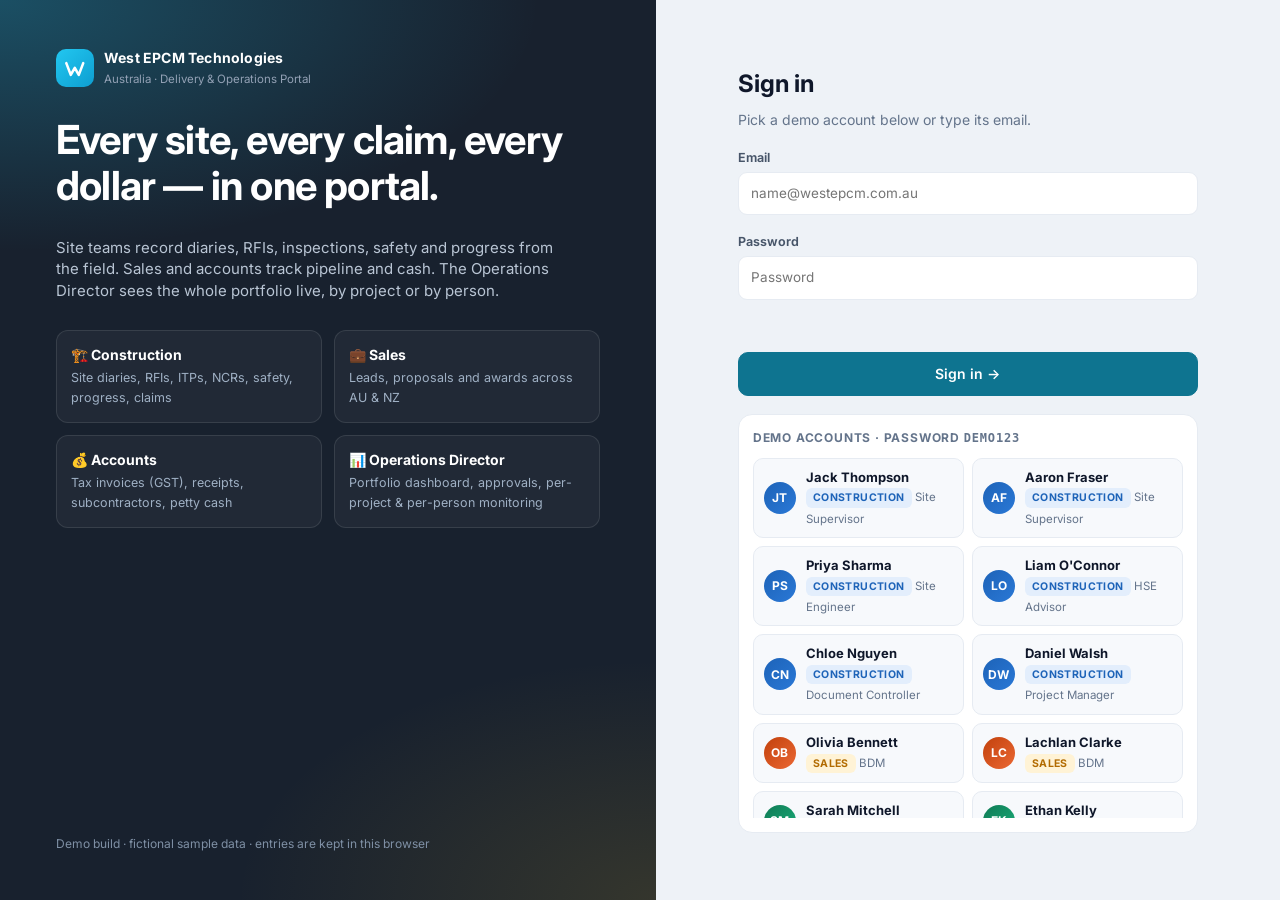
<file: demo/west-epcm-portal.html>
<!doctype html>
<html lang="en">
<head>
<meta charset="utf-8">
<meta name="viewport" content="width=device-width, initial-scale=1">
<title>West EPCM Australia</title>
<meta name="description" content="West EPCM Technologies Australia — demo portal for construction delivery, sales and accounts with an Operations Director dashboard.">
<link rel="preconnect" href="https://fonts.googleapis.com">
<link href="https://fonts.googleapis.com/css2?family=Inter:wght@400;500;600;700;800&display=swap" rel="stylesheet">
<style>
:root {
  color-scheme: light;
  --brand-ink: #18212e;
  --brand-surface: #222e3e;
  --brand-cyan: #22c7f0;
  --brand-cyan-strong: #0e9ed1;
  --brand-gold: #c9a227;
  --side-text: #f5f8fc;
  --side-muted: #93a1b5;

  --bg: #eef2f7;
  --card: #ffffff;
  --card-2: #f7f9fc;
  --border: #e6ebf2;
  --text: #0f172a;
  --text-2: #475569;
  --muted: #64748b;
  --accent: #0e7490;
  --accent-soft: #cffafe;
  --grid: #e8ecf2;
  --axis: #94a3b8;

  --good: #0f9d58;   --good-bg: #e3f6ec;
  --warn: #b26b00;   --warn-bg: #fff3d6;
  --bad: #c62828;    --bad-bg: #fde7e7;
  --info: #1d63b8;   --info-bg: #e3eefc;
  --neutral-bg: #eef1f5;

  --s1: #2a78d6; --s2: #eb6834; --s3: #1baf7a; --s4: #eda100;
  --s5: #e87ba4; --s6: #008300; --s7: #6250d6; --s8: #e34948;
  --seq1: #cde2fb; --seq2: #86b6ef; --seq3: #3987e5; --seq4: #1c5cab; --seq5: #0d366b;

  --shadow: 0 1px 2px rgba(15, 23, 42, .04), 0 4px 16px rgba(15, 23, 42, .05);
  --radius: 14px;
}
@media (prefers-color-scheme: dark) {
  :root:not([data-theme="light"]) {
    color-scheme: dark;
    --bg: #111821; --card: #1a2330; --card-2: #202b3a; --border: #2c3848;
    --text: #e8edf4; --text-2: #b8c3d1; --muted: #8b98aa; --accent: #22c7f0; --accent-soft: #123947;
    --grid: #263243; --axis: #5b6a7e;
    --good: #4cc98a; --good-bg: #133526; --warn: #f0b44c; --warn-bg: #3a2c10;
    --bad: #f07575; --bad-bg: #3d1a1d; --info: #6ea8f0; --info-bg: #15294a; --neutral-bg: #253041;
    --s1: #3987e5; --s2: #d95926; --s3: #199e70; --s4: #c98500;
    --s5: #d55181; --s6: #008300; --s7: #9085e9; --s8: #e66767;
    --seq1: #184f95; --seq2: #256abf; --seq3: #3987e5; --seq4: #6da7ec; --seq5: #b7d3f6;
    --shadow: 0 1px 2px rgba(0,0,0,.3), 0 6px 18px rgba(0,0,0,.25);
  }
}
:root[data-theme="dark"] {
  color-scheme: dark;
  --bg: #111821; --card: #1a2330; --card-2: #202b3a; --border: #2c3848;
  --text: #e8edf4; --text-2: #b8c3d1; --muted: #8b98aa; --accent: #22c7f0; --accent-soft: #123947;
  --grid: #263243; --axis: #5b6a7e;
  --good: #4cc98a; --good-bg: #133526; --warn: #f0b44c; --warn-bg: #3a2c10;
  --bad: #f07575; --bad-bg: #3d1a1d; --info: #6ea8f0; --info-bg: #15294a; --neutral-bg: #253041;
  --s1: #3987e5; --s2: #d95926; --s3: #199e70; --s4: #c98500;
  --s5: #d55181; --s6: #008300; --s7: #9085e9; --s8: #e66767;
  --seq1: #184f95; --seq2: #256abf; --seq3: #3987e5; --seq4: #6da7ec; --seq5: #b7d3f6;
  --shadow: 0 1px 2px rgba(0,0,0,.3), 0 6px 18px rgba(0,0,0,.25);
}

* { box-sizing: border-box; }
html, body { margin: 0; }
body {
  font-family: "Inter", system-ui, -apple-system, "Segoe UI", Roboto, sans-serif;
  background: var(--bg); color: var(--text); font-size: 14px; line-height: 1.45;
  -webkit-font-smoothing: antialiased;
}
button, input, select { font: inherit; color: inherit; }
.num { font-variant-numeric: tabular-nums; }

/* ---------- Shell ---------- */
.app { display: grid; grid-template-columns: 252px 1fr; min-height: 100vh; }
.sidebar {
  background: var(--brand-ink); color: var(--side-text); padding: 18px 14px;
  position: sticky; top: 0; height: 100vh; overflow-y: auto; display: flex; flex-direction: column; gap: 18px;
}
.brand { display: flex; align-items: center; gap: 10px; padding: 4px 6px 14px; border-bottom: 1px solid rgba(255,255,255,.08); }
.logo { width: 38px; height: 38px; border-radius: 10px; display: grid; place-items: center;
  background: linear-gradient(135deg, var(--brand-cyan), var(--brand-cyan-strong)); color: #fff; flex: none; }
.logo svg { width: 62%; height: 62%; }
.brand b { display: block; font-size: 14px; letter-spacing: .2px; }
.brand small { color: var(--side-muted); font-size: 11.5px; }
.nav-group h6 { margin: 0 0 6px 8px; font-size: 10.5px; letter-spacing: 1.2px; text-transform: uppercase; color: var(--side-muted); font-weight: 600; }
.nav-item { display: flex; align-items: center; gap: 10px; width: 100%; padding: 9px 10px; border: 0; background: none;
  border-radius: 9px; color: #cfd8e3; cursor: pointer; text-align: left; font-size: 13.5px; }
.nav-item:hover { background: rgba(255,255,255,.06); color: #fff; }
.nav-item.active { background: rgba(34,199,240,.14); color: #fff; box-shadow: inset 3px 0 0 var(--brand-cyan); }
.nav-item .ico { width: 18px; text-align: center; opacity: .9; }
.nav-item .badge { margin-left: auto; background: var(--brand-gold); color: #1b1b1b; border-radius: 999px; font-size: 11px; padding: 1px 7px; font-weight: 700; }
.side-foot { margin-top: auto; font-size: 12px; color: var(--side-muted); padding: 10px 8px 0; border-top: 1px solid rgba(255,255,255,.08); }
.side-foot a { color: var(--brand-cyan); text-decoration: none; display: block; padding: 3px 0; }
.side-foot a:hover { text-decoration: underline; }

.main { min-width: 0; display: flex; flex-direction: column; }
.topbar { display: flex; align-items: center; gap: 14px; padding: 14px 28px; background: var(--card); border-bottom: 1px solid var(--border);
  position: sticky; top: 0; z-index: 5; }
.topbar h1 { font-size: 18px; margin: 0; font-weight: 700; }
.topbar .crumb { color: var(--muted); font-size: 12.5px; }
.topbar .spacer { flex: 1; }
.search { display: flex; align-items: center; gap: 8px; background: var(--card-2); border: 1px solid var(--border); border-radius: 10px; padding: 7px 12px; width: 260px; color: var(--muted); }
.search input { border: 0; outline: 0; background: transparent; width: 100%; }
.icon-btn { width: 36px; height: 36px; border-radius: 10px; border: 1px solid var(--border); background: var(--card); cursor: pointer; display: grid; place-items: center; position: relative; }
.icon-btn .dot { position: absolute; top: 6px; right: 7px; width: 8px; height: 8px; border-radius: 50%; background: var(--bad); border: 2px solid var(--card); }
.user { display: flex; align-items: center; gap: 10px; }
.avatar { width: 36px; height: 36px; border-radius: 50%; display: grid; place-items: center; font-weight: 700; font-size: 13px; color: #fff;
  background: linear-gradient(135deg, #0e7490, #1d4ed8); }
.user small { display: block; color: var(--muted); font-size: 11.5px; }
.menu-btn { display: none; }

.demo-banner { background: linear-gradient(90deg, rgba(34,199,240,.12), rgba(201,162,39,.12)); border-bottom: 1px solid var(--border);
  padding: 7px 28px; font-size: 12.5px; color: var(--text-2); display: flex; gap: 8px; align-items: center; flex-wrap: wrap; }
.demo-banner b { color: var(--accent); }

.content { padding: 24px 28px 48px; display: flex; flex-direction: column; gap: 20px; }
.view { display: none; flex-direction: column; gap: 20px; }
.view.active { display: flex; }

.page-head { display: flex; align-items: flex-end; justify-content: space-between; gap: 16px; flex-wrap: wrap; }
.page-head h2 { margin: 0; font-size: 22px; }
.page-head p { margin: 4px 0 0; color: var(--muted); }

/* ---------- Filters ---------- */
.filters { display: flex; gap: 10px; flex-wrap: wrap; align-items: center; }
.seg { display: inline-flex; background: var(--card); border: 1px solid var(--border); border-radius: 10px; padding: 3px; }
.seg button { border: 0; background: none; padding: 6px 12px; border-radius: 7px; cursor: pointer; color: var(--text-2); font-size: 13px; }
.seg button.on { background: var(--accent); color: #fff; }
:root[data-theme="dark"] .seg button.on { color: #0b1220; }
@media (prefers-color-scheme: dark) { :root:not([data-theme="light"]) .seg button.on { color: #0b1220; } }
.select { background: var(--card); border: 1px solid var(--border); border-radius: 10px; padding: 7px 10px; font-size: 13px; }
.btn { border: 1px solid var(--border); background: var(--card); border-radius: 10px; padding: 8px 14px; cursor: pointer; font-weight: 600; font-size: 13px; display: inline-flex; gap: 6px; align-items: center; }
.btn.primary { background: var(--accent); border-color: var(--accent); color: #fff; }
:root[data-theme="dark"] .btn.primary { color: #0b1220; }
@media (prefers-color-scheme: dark) { :root:not([data-theme="light"]) .btn.primary { color: #0b1220; } }
.btn.sm { padding: 4px 10px; font-size: 12px; border-radius: 8px; }
.btn.ok { color: var(--good); }
.btn.no { color: var(--bad); }
.btn:hover { filter: brightness(.97); }

/* ---------- KPI tiles ---------- */
.kpis { display: grid; grid-template-columns: repeat(auto-fit, minmax(190px, 1fr)); gap: 16px; }
.kpi { background: var(--card); border: 1px solid var(--border); border-radius: var(--radius); padding: 16px 18px; box-shadow: var(--shadow); display: flex; flex-direction: column; gap: 6px; min-width: 0; }
.kpi .lbl { color: var(--muted); font-size: 12.5px; font-weight: 600; display: flex; align-items: center; gap: 8px; }
.kpi .lbl .chip-ico { width: 26px; height: 26px; border-radius: 8px; display: grid; place-items: center; background: var(--accent-soft); font-size: 14px; }
.kpi .val { font-size: 26px; font-weight: 750; letter-spacing: -.5px; font-variant-numeric: tabular-nums; }
.kpi .val small { font-size: 13px; color: var(--muted); font-weight: 600; margin-left: 4px; }
.kpi .foot { display: flex; align-items: center; justify-content: space-between; gap: 8px; font-size: 12px; color: var(--muted); }
.delta { font-weight: 700; font-size: 12px; }
.delta.up { color: var(--good); } .delta.down { color: var(--bad); }
.kpi svg.spark { width: 84px; height: 26px; flex: none; }

/* ---------- Cards / grid ---------- */
.grid { display: grid; gap: 20px; }
.g-2 { grid-template-columns: repeat(2, minmax(0, 1fr)); }
.g-3-1 { grid-template-columns: minmax(0, 2fr) minmax(0, 1fr); }
.g-1-1-1 { grid-template-columns: repeat(3, minmax(0, 1fr)); }
.card { background: var(--card); border: 1px solid var(--border); border-radius: var(--radius); box-shadow: var(--shadow); padding: 18px 20px; min-width: 0; }
.card-h { display: flex; align-items: flex-start; justify-content: space-between; gap: 12px; margin-bottom: 12px; flex-wrap: wrap; }
.card-h h3 { margin: 0; font-size: 15px; }
.card-h p { margin: 2px 0 0; color: var(--muted); font-size: 12.5px; }
.legend { display: flex; gap: 14px; flex-wrap: wrap; font-size: 12px; color: var(--text-2); }
.legend span { display: inline-flex; align-items: center; gap: 6px; }
.legend i { width: 10px; height: 10px; border-radius: 3px; display: inline-block; }
.chart { width: 100%; position: relative; }
.chart svg { display: block; width: 100%; overflow: visible; }
.chart text { fill: var(--muted); font-size: 11px; font-family: inherit; }
.chart .gridline { stroke: var(--grid); stroke-width: 1; }
.chart .baseline { stroke: var(--axis); stroke-width: 1; }
.chart .hit { fill: transparent; cursor: crosshair; }
.chart .cross { stroke: var(--axis); stroke-dasharray: 3 3; }
.chart .dlabel { fill: var(--text-2); font-weight: 600; }

.tip { position: fixed; pointer-events: none; z-index: 50; background: var(--card); border: 1px solid var(--border); box-shadow: 0 8px 24px rgba(0,0,0,.18);
  border-radius: 10px; padding: 9px 11px; font-size: 12px; min-width: 150px; opacity: 0; transition: opacity .08s; color: var(--text); }
.tip.show { opacity: 1; }
.tip .t-h { font-weight: 700; margin-bottom: 5px; }
.tip .t-r { display: flex; align-items: center; gap: 8px; justify-content: space-between; }
.tip .t-r span:first-child { display: inline-flex; align-items: center; gap: 6px; color: var(--text-2); }
.tip i { width: 9px; height: 9px; border-radius: 2px; display: inline-block; }

/* ---------- Bars list / meters ---------- */
.hlist { display: flex; flex-direction: column; gap: 12px; }
.hrow { display: grid; grid-template-columns: 130px 1fr 72px; gap: 10px; align-items: center; font-size: 13px; }
.hrow .name { color: var(--text-2); white-space: nowrap; overflow: hidden; text-overflow: ellipsis; }
.hrow .v { text-align: right; font-weight: 650; font-variant-numeric: tabular-nums; }
.track { height: 10px; border-radius: 6px; background: var(--neutral-bg); overflow: hidden; }
.track > b { display: block; height: 100%; border-radius: 6px; background: var(--s1); }
.progress { display: flex; align-items: center; gap: 8px; min-width: 120px; }
.progress .track { flex: 1; height: 7px; }
.progress span { font-size: 12px; color: var(--muted); width: 34px; text-align: right; font-variant-numeric: tabular-nums; }

/* ---------- Tables ---------- */
.table-wrap { overflow-x: auto; margin: 0 -20px; padding: 0 20px; }
table { width: 100%; border-collapse: collapse; font-size: 13px; }
th { text-align: left; font-size: 11.5px; text-transform: uppercase; letter-spacing: .5px; color: var(--muted); font-weight: 650; padding: 10px 10px; border-bottom: 1px solid var(--border); white-space: nowrap; background: var(--card-2); }
td { padding: 11px 10px; border-bottom: 1px solid var(--border); vertical-align: middle; white-space: nowrap; }
tr:last-child td { border-bottom: 0; }
tbody tr:hover td { background: var(--card-2); }
td.r, th.r { text-align: right; font-variant-numeric: tabular-nums; }
.cell-main { font-weight: 650; }
.cell-sub { color: var(--muted); font-size: 12px; }

.pill { display: inline-flex; align-items: center; gap: 5px; padding: 3px 9px; border-radius: 999px; font-size: 11.5px; font-weight: 650; white-space: nowrap; }
.pill.good { background: var(--good-bg); color: var(--good); }
.pill.warn { background: var(--warn-bg); color: var(--warn); }
.pill.bad  { background: var(--bad-bg);  color: var(--bad); }
.pill.info { background: var(--info-bg); color: var(--info); }
.pill.neutral { background: var(--neutral-bg); color: var(--text-2); }

/* ---------- Feed ---------- */
.feed { display: flex; flex-direction: column; }
.feed-item { display: flex; gap: 12px; padding: 10px 0; border-bottom: 1px dashed var(--border); }
.feed-item:last-child { border-bottom: 0; }
.feed-ico { width: 32px; height: 32px; border-radius: 9px; background: var(--card-2); display: grid; place-items: center; flex: none; border: 1px solid var(--border); }
.feed-item b { font-weight: 650; }
.feed-item small { display: block; color: var(--muted); font-size: 11.5px; margin-top: 2px; }

.toast { position: fixed; bottom: 22px; right: 22px; background: var(--brand-ink); color: #fff; padding: 11px 16px; border-radius: 10px; font-size: 13px;
  box-shadow: 0 10px 30px rgba(0,0,0,.25); transform: translateY(20px); opacity: 0; transition: .2s; z-index: 60; }
.toast.show { transform: none; opacity: 1; }

.empty-note { color: var(--muted); font-size: 12.5px; }

@media (max-width: 1180px) {
  .g-3-1, .g-1-1-1 { grid-template-columns: 1fr; }
}
@media (max-width: 900px) {
  .app { grid-template-columns: 1fr; }
  .sidebar { position: fixed; inset: 0 auto 0 0; width: 260px; z-index: 40; transform: translateX(-100%); transition: transform .2s; }
  .sidebar.open { transform: none; box-shadow: 0 0 0 100vmax rgba(0,0,0,.4); }
  .menu-btn { display: grid; }
  .search { display: none; }
  .g-2 { grid-template-columns: 1fr; }
  .topbar, .content, .demo-banner { padding-left: 16px; padding-right: 16px; }
  .user .who { display: none; }
  .hrow { grid-template-columns: 100px 1fr 64px; }
}

/* ---------- Entry forms (modal) ---------- */
.modal-back { position: fixed; inset: 0; background: rgba(10, 16, 26, .55); z-index: 70; display: none; align-items: flex-start; justify-content: center; padding: 40px 16px; overflow-y: auto; }
.modal-back.show { display: flex; }
.modal { background: var(--card); border: 1px solid var(--border); border-radius: 16px; width: 100%; max-width: 640px; box-shadow: 0 24px 60px rgba(0,0,0,.3); animation: pop .16s ease-out; }
@keyframes pop { from { transform: translateY(10px); opacity: 0; } to { transform: none; opacity: 1; } }
.modal-h { display: flex; align-items: flex-start; gap: 12px; padding: 18px 22px; border-bottom: 1px solid var(--border); }
.modal-h .mi { width: 40px; height: 40px; border-radius: 11px; background: var(--accent-soft); display: grid; place-items: center; font-size: 20px; flex: none; }
.modal-h h3 { margin: 0; font-size: 17px; }
.modal-h p { margin: 2px 0 0; color: var(--muted); font-size: 12.5px; }
.modal-h .x { margin-left: auto; border: 0; background: none; font-size: 22px; line-height: 1; cursor: pointer; color: var(--muted); }
.modal-flow { display: flex; gap: 6px; flex-wrap: wrap; padding: 10px 22px; background: var(--card-2); border-bottom: 1px solid var(--border); font-size: 12px; color: var(--text-2); align-items: center; }
.modal-flow b { background: var(--accent-soft); color: var(--accent); border-radius: 999px; padding: 2px 9px; font-weight: 650; }
.modal-b { padding: 18px 22px; display: grid; grid-template-columns: 1fr 1fr; gap: 14px 16px; }
.fld { display: flex; flex-direction: column; gap: 5px; grid-column: span 2; min-width: 0; }
.fld.half { grid-column: span 1; }
.fld label { font-size: 12.5px; font-weight: 650; color: var(--text-2); }
.fld label .req { color: var(--bad); }
.fld input, .fld select, .fld textarea { width: 100%; border: 1px solid var(--border); background: var(--card); border-radius: 9px; padding: 9px 11px; font-size: 13.5px; outline: 0; }
.fld textarea { min-height: 76px; resize: vertical; }
.fld input:focus, .fld select:focus, .fld textarea:focus { border-color: var(--accent); box-shadow: 0 0 0 3px rgba(34,199,240,.18); }
.fld.err input, .fld.err select, .fld.err textarea { border-color: var(--bad); }
.fld .hint { font-size: 11.5px; color: var(--muted); }
.fld.err .hint { color: var(--bad); }
.fld .info { border-radius: 9px; padding: 10px 12px; font-size: 12.5px; background: var(--info-bg); color: var(--info); }
.fld .info.warn { background: var(--warn-bg); color: var(--warn); }
.drop { border: 1.5px dashed var(--border); border-radius: 10px; padding: 16px; text-align: center; color: var(--muted); font-size: 12.5px; cursor: pointer; background: var(--card-2); }
.drop:hover { border-color: var(--accent); color: var(--accent); }
.drop.has { border-style: solid; color: var(--good); border-color: var(--good); }
.modal-f { display: flex; gap: 10px; justify-content: flex-end; padding: 14px 22px; border-top: 1px solid var(--border); }
@media (max-width: 600px) { .fld.half { grid-column: span 2; } .modal-back { padding: 12px; } }

/* ---------- Data-entry hub ---------- */
.roles { display: grid; grid-template-columns: repeat(auto-fit, minmax(250px, 1fr)); gap: 16px; }
.role-card { background: var(--card); border: 1px solid var(--border); border-radius: var(--radius); padding: 18px; box-shadow: var(--shadow); display: flex; flex-direction: column; gap: 10px; }
.role-card .who { display: flex; align-items: center; gap: 10px; }
.role-card .who .avatar { width: 34px; height: 34px; font-size: 12px; }
.role-card .who b { display: block; }
.role-card .who small { color: var(--muted); font-size: 12px; }
.role-card .acts { display: flex; flex-direction: column; gap: 8px; }
.role-card .acts .btn { justify-content: flex-start; width: 100%; }
.role-card .acts .btn small { margin-left: auto; color: var(--muted); font-weight: 500; }
.steps { display: grid; grid-template-columns: repeat(4, minmax(0, 1fr)); gap: 12px; }
.step { background: var(--card); border: 1px solid var(--border); border-radius: 12px; padding: 14px; position: relative; }
.step .n { width: 26px; height: 26px; border-radius: 50%; background: var(--accent); color: #fff; display: grid; place-items: center; font-weight: 700; font-size: 12.5px; margin-bottom: 8px; }
.step b { display: block; font-size: 13.5px; }
.step small { color: var(--muted); font-size: 12px; }
@media (max-width: 900px) { .steps { grid-template-columns: 1fr 1fr; } }
tr.fresh td { animation: fresh 2.4s ease-out; }
@keyframes fresh { 0% { background: var(--accent-soft); } 100% { background: transparent; } }


/* ---------- Login ---------- */
.login { min-height: 100vh; display: grid; grid-template-columns: minmax(0, 1.05fr) minmax(0, 1fr); }
.login-art { background: radial-gradient(900px 420px at 0% 0%, rgba(34,199,240,.28), transparent 60%), radial-gradient(700px 400px at 100% 100%, rgba(201,162,39,.16), transparent 60%), var(--brand-ink);
  color: #fff; padding: 48px 56px; display: flex; flex-direction: column; gap: 28px; }
.login-art .brand { border: 0; padding: 0; }
.login-art h1 { font-size: clamp(28px, 3.4vw, 40px); line-height: 1.15; margin: 0; letter-spacing: -.8px; }
.login-art p { color: #b9c5d4; margin: 0; max-width: 520px; font-size: 15px; }
.pillars { display: grid; grid-template-columns: 1fr 1fr; gap: 12px; max-width: 560px; }
.pillar { border: 1px solid rgba(255,255,255,.1); border-radius: 12px; padding: 14px; background: rgba(255,255,255,.04); }
.pillar b { display: block; font-size: 14px; margin-bottom: 2px; }
.pillar small { color: #9fb0c4; font-size: 12.5px; }
.login-art .foot { margin-top: auto; color: #7f90a5; font-size: 12px; }
.login-form { display: flex; align-items: center; justify-content: center; padding: 40px 24px; background: var(--bg); }
.login-card { width: 100%; max-width: 460px; display: flex; flex-direction: column; gap: 18px; }
.login-card h2 { margin: 0; font-size: 24px; }
.login-card > p { margin: -10px 0 0; color: var(--muted); }
.login-card .fld input { padding: 11px 12px; }
.login-card .btn.primary { justify-content: center; padding: 11px; font-size: 14px; }
.login-err { color: var(--bad); font-size: 12.5px; min-height: 16px; }
.demo-accts { background: var(--card); border: 1px solid var(--border); border-radius: 14px; padding: 14px; display: flex; flex-direction: column; gap: 10px; }
.demo-accts h4 { margin: 0; font-size: 12px; text-transform: uppercase; letter-spacing: .8px; color: var(--muted); }
.acct-grid { display: grid; grid-template-columns: 1fr 1fr; gap: 8px; }
.acct { display: flex; align-items: center; gap: 10px; padding: 9px 10px; border: 1px solid var(--border); border-radius: 10px; background: var(--card-2); cursor: pointer; text-align: left; }
.acct:hover, .acct.sel { border-color: var(--accent); background: var(--accent-soft); }
.acct .avatar { width: 32px; height: 32px; font-size: 12px; flex: none; }
.acct b { display: block; font-size: 13px; }
.acct small { color: var(--muted); font-size: 11.5px; }
.acct.mgr { grid-column: span 2; }
.acct-grid { max-height: 360px; overflow-y: auto; }
.dept-tag { display: inline-block; font-size: 10.5px; font-weight: 700; letter-spacing: .4px; text-transform: uppercase; padding: 2px 7px; border-radius: 6px; }
.dt-construction { background: var(--info-bg); color: var(--info); }
.dt-sales { background: var(--warn-bg); color: var(--warn); }
.dt-accounts { background: var(--good-bg); color: var(--good); }
.dt-management { background: var(--neutral-bg); color: var(--text-2); }
@media (max-width: 900px) { .login { grid-template-columns: 1fr; } .login-art { padding: 32px 20px; } .pillars { display: none; } .acct-grid { grid-template-columns: 1fr; } .acct.mgr { grid-column: auto; } }

/* ---------- App extras ---------- */
#app { display: none; }
.logout { margin-left: 4px; }
.notif-panel { position: absolute; right: 0; top: 44px; width: 320px; background: var(--card); border: 1px solid var(--border); border-radius: 12px; box-shadow: 0 16px 40px rgba(0,0,0,.18); z-index: 30; display: none; max-height: 380px; overflow-y: auto; }
.notif-panel.show { display: block; }
.notif-panel .n { padding: 11px 14px; border-bottom: 1px solid var(--border); font-size: 13px; }
.notif-panel .n small { display: block; color: var(--muted); font-size: 11.5px; margin-top: 2px; }
.notif-panel .n.unread { background: var(--accent-soft); }
.notif-panel .n:last-child { border-bottom: 0; }
.bell-wrap { position: relative; }
.bell-count { position: absolute; top: -5px; right: -5px; background: var(--bad); color: #fff; border-radius: 999px; font-size: 10.5px; font-weight: 700; padding: 1px 6px; }
.profile-head { display: flex; gap: 18px; align-items: center; flex-wrap: wrap; }
.profile-head .avatar { width: 64px; height: 64px; font-size: 22px; }
.profile-head h2 { margin: 0; font-size: 21px; }
.profile-head p { margin: 2px 0 0; color: var(--muted); }
.profile-head .spacer { flex: 1; }
.facts { display: grid; grid-template-columns: repeat(auto-fit, minmax(170px, 1fr)); gap: 14px 20px; margin-top: 16px; }
.facts div small { display: block; color: var(--muted); font-size: 11.5px; text-transform: uppercase; letter-spacing: .5px; font-weight: 600; }
.facts div b { font-weight: 600; font-size: 13.5px; }
.team-grid { display: grid; grid-template-columns: repeat(auto-fill, minmax(250px, 1fr)); gap: 16px; }
.member { background: var(--card); border: 1px solid var(--border); border-radius: var(--radius); padding: 16px; box-shadow: var(--shadow); cursor: pointer; display: flex; flex-direction: column; gap: 12px; text-align: left; transition: transform .12s, border-color .12s; }
.member:hover { transform: translateY(-2px); border-color: var(--accent); }
.member .top { display: flex; gap: 10px; align-items: center; }
.member .top b { display: block; }
.member .top small { color: var(--muted); font-size: 12px; }
.member .stats { display: grid; grid-template-columns: repeat(3, 1fr); gap: 8px; }
.member .stats div { background: var(--card-2); border-radius: 8px; padding: 7px 8px; }
.member .stats small { display: block; color: var(--muted); font-size: 10.5px; text-transform: uppercase; letter-spacing: .4px; }
.member .stats b { font-size: 14px; font-variant-numeric: tabular-nums; }
.member .last { font-size: 12px; color: var(--muted); }
.dept-cards { display: grid; grid-template-columns: repeat(3, minmax(0, 1fr)); gap: 16px; }
.dept-card { background: var(--card); border: 1px solid var(--border); border-radius: var(--radius); padding: 16px 18px; box-shadow: var(--shadow); display: flex; flex-direction: column; gap: 10px; }
.dept-card .dh { display: flex; align-items: center; gap: 10px; }
.dept-card .dh .chip-ico { width: 34px; height: 34px; border-radius: 10px; background: var(--accent-soft); display: grid; place-items: center; font-size: 17px; }
.dept-card .dh b { font-size: 15px; }
.dept-card .mini { display: grid; grid-template-columns: repeat(3, 1fr); gap: 8px; }
.dept-card .mini small { display: block; color: var(--muted); font-size: 11px; }
.dept-card .mini b { font-size: 16px; font-variant-numeric: tabular-nums; }
.monitor-bar { display: flex; gap: 10px; align-items: center; flex-wrap: wrap; background: var(--card); border: 1px solid var(--border); border-radius: 12px; padding: 10px 14px; }
.monitor-bar b { font-size: 13px; }
.who-cell { display: flex; align-items: center; gap: 8px; }
.who-cell .avatar { width: 26px; height: 26px; font-size: 10.5px; }
.cur-tabs { margin-left: auto; }
@media (max-width: 1180px) { .dept-cards { grid-template-columns: 1fr; } }
</style>
</head>
<body>

<!-- ======================= LOGIN ======================= -->
<section class="login" id="login">
  <div class="login-art">
    <div class="brand">
      <div class="logo"><svg viewBox="0 0 100 100" fill="none" stroke="currentColor" stroke-width="11" stroke-linecap="round" stroke-linejoin="round" aria-hidden="true"><polyline points="14,26 33,76 50,46 67,76 86,26"/></svg></div>
      <div><b>West EPCM Technologies</b><small>Australia · Delivery &amp; Operations Portal</small></div>
    </div>
    <h1>Every site, every claim, every dollar — in one portal.</h1>
    <p>Site teams record diaries, RFIs, inspections, safety and progress from the field. Sales and accounts track pipeline and cash. The Operations Director sees the whole portfolio live, by project or by person.</p>
    <div class="pillars">
      <div class="pillar"><b>🏗️ Construction</b><small>Site diaries, RFIs, ITPs, NCRs, safety, progress, claims</small></div>
      <div class="pillar"><b>💼 Sales</b><small>Leads, proposals and awards across AU &amp; NZ</small></div>
      <div class="pillar"><b>💰 Accounts</b><small>Tax invoices (GST), receipts, subcontractors, petty cash</small></div>
      <div class="pillar"><b>📊 Operations Director</b><small>Portfolio dashboard, approvals, per-project &amp; per-person monitoring</small></div>
    </div>
    <div class="foot">Demo build · fictional sample data · entries are kept in this browser</div>
  </div>
  <div class="login-form">
    <form class="login-card" id="loginForm" novalidate>
      <h2>Sign in</h2>
      <p>Pick a demo account below or type its email.</p>
      <div class="fld"><label for="lgEmail">Email</label><input id="lgEmail" type="email" autocomplete="username" placeholder="name@westepcm.com.au"></div>
      <div class="fld"><label for="lgPass">Password</label><input id="lgPass" type="password" autocomplete="current-password" placeholder="Password"></div>
      <div class="login-err" id="lgErr" role="alert"></div>
      <button class="btn primary" type="submit">Sign in →</button>
      <div class="demo-accts">
        <h4>Demo accounts · password <code>demo123</code></h4>
        <div class="acct-grid" id="acctGrid"></div>
      </div>
    </form>
  </div>
</section>

<!-- ======================= APP ======================= -->
<div class="app" id="app">
  <aside class="sidebar">
    <div class="brand">
      <div class="logo"><svg viewBox="0 0 100 100" fill="none" stroke="currentColor" stroke-width="11" stroke-linecap="round" stroke-linejoin="round" aria-hidden="true"><polyline points="14,26 33,76 50,46 67,76 86,26"/></svg></div>
      <div><b>West EPCM</b><small id="portalName">Portal</small></div>
    </div>
    <nav id="nav"></nav>
    <div class="side-foot">
      <span id="sideUser"></span>
      <a href="#" id="resetBtn">↺ Reset demo data</a>
      <a href="#" id="logoutSide">⎋ Sign out</a>
    </div>
  </aside>
  <div class="main">
    <header class="topbar">
      <button class="icon-btn menu-btn" aria-label="Open menu">☰</button>
      <div><div class="crumb" id="crumb"></div><h1 id="pageTitle"></h1></div>
      <div class="spacer"></div>
      <button class="icon-btn" id="themeBtn" aria-label="Toggle theme" title="Toggle light / dark">🌓</button>
      <div class="bell-wrap">
        <button class="icon-btn" id="bellBtn" aria-label="Notifications">🔔</button>
        <span class="bell-count" id="bellCount" hidden></span>
        <div class="notif-panel" id="notifPanel"></div>
      </div>
      <div class="user"><div class="avatar" id="topAvatar"></div><div class="who"><b id="topName"></b><small id="topRole"></small></div></div>
      <button class="btn sm logout" id="logoutBtn">Sign out</button>
    </header>
    <div class="demo-banner" id="banner"></div>
    <main class="content" id="content"></main>
  </div>
</div>

<script>
// ---- Shared demo helpers: navigation, theme, tooltips, SVG charts ----
(function () {
  'use strict';
  var NS = 'http://www.w3.org/2000/svg';
  var css = function (name) { return getComputedStyle(document.documentElement).getPropertyValue(name).trim(); };

  function col(c) { return c && c.indexOf('var(') === 0 ? css(c.slice(4, -1)) : c; }
  function el(tag, attrs, parent) {
    var n = document.createElementNS(NS, tag);
    for (var k in attrs) n.setAttribute(k, attrs[k]);
    if (parent) parent.appendChild(n);
    return n;
  }

  // ---------- tooltip ----------
  var tip = document.createElement('div');
  tip.className = 'tip';
  document.body.appendChild(tip);
  function showTip(evt, title, rows) {
    tip.innerHTML = '<div class="t-h">' + title + '</div>' + rows.map(function (r) {
      return '<div class="t-r"><span>' + (r.color ? '<i style="background:' + r.color + '"></i>' : '') + r.name + '</span><b class="num">' + r.value + '</b></div>';
    }).join('');
    tip.classList.add('show');
    var x = evt.clientX + 14, y = evt.clientY + 14;
    var w = tip.offsetWidth, h = tip.offsetHeight;
    if (x + w > innerWidth - 8) x = evt.clientX - w - 14;
    if (y + h > innerHeight - 8) y = evt.clientY - h - 14;
    tip.style.left = x + 'px'; tip.style.top = y + 'px';
  }
  function hideTip() { tip.classList.remove('show'); }

  function niceMax(v) {
    if (v <= 0) return 1;
    var p = Math.pow(10, Math.floor(Math.log10(v)));
    var n = v / p;
    var steps = [1, 1.2, 1.6, 2, 2.4, 3, 4, 5, 6, 8, 10];
    var s = steps.filter(function (x) { return x >= n; })[0];
    return s * p;
  }
  function roundedTop(x, y, w, h, r) {
    r = Math.min(r, w / 2, h);
    if (h <= 0) return '';
    return 'M' + x + ',' + (y + h) + 'V' + (y + r) + 'Q' + x + ',' + y + ' ' + (x + r) + ',' + y +
      'H' + (x + w - r) + 'Q' + (x + w) + ',' + y + ' ' + (x + w) + ',' + (y + r) + 'V' + (y + h) + 'Z';
  }

  // ---------- vertical bar chart (grouped or stacked) ----------
  // opts: { labels, series:[{name, values, color}], stacked, fmt, height, axisFmt }
  function barChart(host, opts) {
    function draw() {
      host.innerHTML = '';
      var W = Math.max(host.clientWidth, 280), H = opts.height || 260;
      var m = { t: 12, r: 8, b: 28, l: 48 };
      var iw = W - m.l - m.r, ih = H - m.t - m.b;
      var svg = el('svg', { viewBox: '0 0 ' + W + ' ' + H, height: H, role: 'img', 'aria-label': opts.aria || '' }, host);
      var n = opts.labels.length, S = opts.series;
      var totals = opts.labels.map(function (_, i) {
        return opts.stacked ? S.reduce(function (a, s) { return a + s.values[i]; }, 0) : Math.max.apply(null, S.map(function (s) { return s.values[i]; }));
      });
      var max = niceMax(Math.max.apply(null, totals) * 1.05);
      var fmtA = opts.axisFmt || opts.fmt || String;
      for (var g = 0; g <= 4; g++) {
        var gy = m.t + ih - ih * g / 4;
        el('line', { x1: m.l, x2: W - m.r, y1: gy, y2: gy, class: g === 0 ? 'baseline' : 'gridline' }, svg);
        var t = el('text', { x: m.l - 8, y: gy + 4, 'text-anchor': 'end' }, svg); t.textContent = fmtA(max * g / 4);
      }
      var band = iw / n, groupW = Math.min(band * 0.68, opts.stacked ? 34 : 18 * S.length + 2 * (S.length - 1));
      var bw = opts.stacked ? groupW : (groupW - 2 * (S.length - 1)) / S.length;
      var step = Math.max(1, Math.ceil(n / Math.floor(iw / 46)));
      opts.labels.forEach(function (lab, i) {
        var cx = m.l + band * i + band / 2, x0 = cx - groupW / 2;
        if (i % step === 0) { var tl = el('text', { x: cx, y: H - 8, 'text-anchor': 'middle' }, svg); tl.textContent = lab; }
        var acc = 0;
        S.forEach(function (s, si) {
          var v = s.values[i], h = ih * v / max;
          var x = opts.stacked ? x0 : x0 + si * (bw + 2);
          var y = m.t + ih - (opts.stacked ? ih * acc / max : 0) - h;
          var isTop = !opts.stacked || si === S.length - 1;
          if (h > 0) {
            if (isTop) el('path', { d: roundedTop(x, y, bw, h, 4), fill: col(s.color) }, svg);
            else el('rect', { x: x, y: y + 1, width: bw, height: Math.max(h - 2, 0), fill: col(s.color) }, svg);
          }
          acc += v;
        });
        var hit = el('rect', { x: m.l + band * i, y: m.t, width: band, height: ih, class: 'hit' }, svg);
        hit.addEventListener('mousemove', function (e) {
          var rows = S.map(function (s) { return { name: s.name, value: (opts.fmt || String)(s.values[i]), color: s.color }; });
          if (opts.stacked && S.length > 1) rows.push({ name: 'Total', value: (opts.fmt || String)(totals[i]) });
          showTip(e, lab, rows);
        });
        hit.addEventListener('mouseleave', hideTip);
      });
    }
    draw();
    observe(host, draw);
  }

  // ---------- line / area chart with crosshair ----------
  // opts: { labels, series:[{name, values, color, area}], fmt, height, target }
  function lineChart(host, opts) {
    function draw() {
      host.innerHTML = '';
      var W = Math.max(host.clientWidth, 280), H = opts.height || 260;
      var m = { t: 14, r: 12, b: 28, l: 48 };
      var iw = W - m.l - m.r, ih = H - m.t - m.b;
      var svg = el('svg', { viewBox: '0 0 ' + W + ' ' + H, height: H, role: 'img', 'aria-label': opts.aria || '' }, host);
      var all = []; opts.series.forEach(function (s) { all = all.concat(s.values.filter(function (v) { return v != null; })); });
      if (opts.target) all.push(opts.target.value);
      var max = opts.max || niceMax(Math.max.apply(null, all) * 1.05), n = opts.labels.length;
      var fmt = opts.fmt || String, fmtA = opts.axisFmt || fmt;
      var X = function (i) { return m.l + (n === 1 ? iw / 2 : iw * i / (n - 1)); };
      var Y = function (v) { return m.t + ih - ih * v / max; };
      for (var g = 0; g <= 4; g++) {
        var gy = m.t + ih - ih * g / 4;
        el('line', { x1: m.l, x2: W - m.r, y1: gy, y2: gy, class: g === 0 ? 'baseline' : 'gridline' }, svg);
        var t = el('text', { x: m.l - 8, y: gy + 4, 'text-anchor': 'end' }, svg); t.textContent = fmtA(max * g / 4);
      }
      var step = Math.max(1, Math.ceil(n / Math.floor(iw / 52)));
      opts.labels.forEach(function (lab, i) {
        if ((i % step === 0 && (i === n - 1 || n - 1 - i >= step)) || i === n - 1) { var tl = el('text', { x: X(i), y: H - 8, 'text-anchor': i === n - 1 ? 'end' : 'middle' }, svg); tl.textContent = lab; }
      });
      if (opts.target) {
        el('line', { x1: m.l, x2: W - m.r, y1: Y(opts.target.value), y2: Y(opts.target.value), stroke: css('--axis'), 'stroke-dasharray': '5 4' }, svg);
        var tt = el('text', { x: W - m.r, y: Y(opts.target.value) - 6, 'text-anchor': 'end' }, svg); tt.textContent = opts.target.label;
      }
      opts.series.forEach(function (s, si) {
        // null values end the line (e.g. 'actual' stops at today while 'planned' continues)
        var idx = []; s.values.forEach(function (v, i) { if (v != null) idx.push(i); });
        var pts = idx.map(function (i) { return X(i) + ',' + Y(s.values[i]); });
        if (!pts.length) return;
        var first = idx[0], last = idx[idx.length - 1];
        if (s.area) {
          var gid = 'g' + Math.random().toString(36).slice(2);
          var defs = el('defs', {}, svg), lg = el('linearGradient', { id: gid, x1: 0, y1: 0, x2: 0, y2: 1 }, defs);
          el('stop', { offset: '0%', 'stop-color': col(s.color), 'stop-opacity': .22 }, lg);
          el('stop', { offset: '100%', 'stop-color': col(s.color), 'stop-opacity': 0 }, lg);
          el('path', { d: 'M' + X(first) + ',' + Y(0) + 'L' + pts.join('L') + 'L' + X(last) + ',' + Y(0) + 'Z', fill: 'url(#' + gid + ')' }, svg);
        }
        el('polyline', { points: pts.join(' '), fill: 'none', stroke: col(s.color), 'stroke-width': 2, 'stroke-linejoin': 'round', 'stroke-linecap': 'round', 'stroke-dasharray': s.dash || '' }, svg);
        // direct end label
        if (opts.series.length > 1 && opts.series.length <= 4 && opts.endLabels) {
          var lt = el('text', { x: X(last) - 4, y: Y(s.values[last]) - 8, 'text-anchor': 'end', class: 'dlabel' }, svg); lt.textContent = s.name;
        }
      });
      var cross = el('line', { y1: m.t, y2: m.t + ih, class: 'cross', visibility: 'hidden' }, svg);
      var dots = opts.series.map(function (s) { return el('circle', { r: 4.5, fill: col(s.color), stroke: css('--card'), 'stroke-width': 2, visibility: 'hidden' }, svg); });
      var hit = el('rect', { x: m.l, y: m.t, width: iw, height: ih, class: 'hit' }, svg);
      hit.addEventListener('mousemove', function (e) {
        var r = svg.getBoundingClientRect(), sx = (e.clientX - r.left) * W / r.width;
        var i = Math.max(0, Math.min(n - 1, Math.round((sx - m.l) / (n === 1 ? 1 : iw / (n - 1)))));
        cross.setAttribute('x1', X(i)); cross.setAttribute('x2', X(i)); cross.setAttribute('visibility', 'visible');
        dots.forEach(function (d, si) { var v = opts.series[si].values[i]; d.setAttribute('cx', X(i)); d.setAttribute('cy', Y(v || 0)); d.setAttribute('visibility', v == null ? 'hidden' : 'visible'); });
        showTip(e, opts.labels[i], opts.series.filter(function (s) { return s.values[i] != null; }).map(function (s) { return { name: s.name, value: fmt(s.values[i]), color: s.color }; }));
      });
      hit.addEventListener('mouseleave', function () {
        hideTip(); cross.setAttribute('visibility', 'hidden');
        dots.forEach(function (d) { d.setAttribute('visibility', 'hidden'); });
      });
    }
    draw();
    observe(host, draw);
  }

  // ---------- sparkline ----------
  function spark(host, values, color) {
    var W = 84, H = 26, max = Math.max.apply(null, values), min = Math.min.apply(null, values), n = values.length;
    var svg = el('svg', { viewBox: '0 0 ' + W + ' ' + H, class: 'spark', 'aria-hidden': 'true' }, host);
    var pts = values.map(function (v, i) { return (2 + (W - 4) * i / (n - 1)) + ',' + (H - 3 - (H - 6) * (v - min) / ((max - min) || 1)); });
    el('polyline', { points: pts.join(' '), fill: 'none', style: 'stroke:' + color, 'stroke-width': 2, 'stroke-linecap': 'round', 'stroke-linejoin': 'round' }, svg);
    var last = pts[n - 1].split(',');
    el('circle', { cx: last[0], cy: last[1], r: 2.8, style: 'fill:' + color }, svg);
  }

  // ---------- horizontal bar list (HTML) with tooltip ----------
  // rows: [{name, value, color?, note?}]
  function hbars(host, rows, fmt, max) {
    fmt = fmt || String;
    max = max || Math.max.apply(null, rows.map(function (r) { return r.value; }));
    host.innerHTML = '';
    host.className = 'hlist';
    rows.forEach(function (r) {
      var row = document.createElement('div');
      row.className = 'hrow';
      row.innerHTML = '<span class="name" title="' + r.name + '">' + r.name + '</span><div class="track"><b style="width:' +
        (100 * r.value / max).toFixed(1) + '%;background:' + (r.color || 'var(--s1)') + '"></b></div><span class="v">' + fmt(r.value) + '</span>';
      row.addEventListener('mousemove', function (e) { showTip(e, r.name, [{ name: r.note || 'Value', value: fmt(r.value), color: r.color || css('--s1') }]); });
      row.addEventListener('mouseleave', hideTip);
      host.appendChild(row);
    });
  }

  // One observer per host; re-rendering a chart just swaps its draw function.
  var hosts = [];
  function observe(host, fn) {
    host._draw = fn;
    if (host._observed) return;
    host._observed = true;
    hosts.push(host);
    var last = host.clientWidth, t;
    if (window.ResizeObserver) {
      new ResizeObserver(function () {
        if (Math.abs(host.clientWidth - last) < 4) return;
        last = host.clientWidth; clearTimeout(t); t = setTimeout(function () { host._draw(); }, 60);
      }).observe(host);
    }
  }
  function redrawAll() { hosts = hosts.filter(function (h) { return h.isConnected; }); hosts.forEach(function (h) { if (h.offsetParent !== null) h._draw(); }); }

  // ---------- shell: navigation, theme, mobile menu, toast ----------
  function initShell() {
    document.querySelectorAll('[data-view]').forEach(function (b) {
      b.addEventListener('click', function () { go(b.getAttribute('data-view')); });
    });
    function go(id) {
      document.querySelectorAll('.view').forEach(function (v) { v.classList.toggle('active', v.id === id); });
      document.querySelectorAll('.nav-item[data-view]').forEach(function (n) { n.classList.toggle('active', n.getAttribute('data-view') === id); });
      var active = document.querySelector('.nav-item[data-view="' + id + '"]');
      var title = document.getElementById('pageTitle');
      if (active && title) title.textContent = active.getAttribute('data-title') || active.textContent.trim();
      document.querySelector('.sidebar').classList.remove('open');
      try { history.replaceState(null, '', '#' + id); } catch (e) {}
      window.scrollTo(0, 0);
      requestAnimationFrame(redrawAll);
    }
    var start = location.hash.slice(1);
    if (start && document.getElementById(start)) go(start);

    var mb = document.querySelector('.menu-btn');
    if (mb) mb.addEventListener('click', function (e) { e.stopPropagation(); document.querySelector('.sidebar').classList.toggle('open'); });
    document.addEventListener('click', function (e) {
      var sb = document.querySelector('.sidebar');
      if (sb.classList.contains('open') && !sb.contains(e.target)) sb.classList.remove('open');
    });

    var tb = document.getElementById('themeBtn');
    var saved = null;
    try { saved = localStorage.getItem('wepcm-demo-theme'); } catch (e) {}
    if (saved) document.documentElement.setAttribute('data-theme', saved);
    if (tb) tb.addEventListener('click', function () {
      var cur = document.documentElement.getAttribute('data-theme') ||
        (matchMedia('(prefers-color-scheme: dark)').matches ? 'dark' : 'light');
      var next = cur === 'dark' ? 'light' : 'dark';
      document.documentElement.setAttribute('data-theme', next);
      try { localStorage.setItem('wepcm-demo-theme', next); } catch (e) {}
      redrawAll();
    });
    var mq = matchMedia('(prefers-color-scheme: dark)');
    if (mq.addEventListener) mq.addEventListener('change', redrawAll);
  }

  var toastEl;
  function toast(msg) {
    if (!toastEl) { toastEl = document.createElement('div'); toastEl.className = 'toast'; document.body.appendChild(toastEl); }
    toastEl.textContent = msg; toastEl.classList.add('show');
    clearTimeout(toastEl._t); toastEl._t = setTimeout(function () { toastEl.classList.remove('show'); }, 2400);
  }

  function pill(kind, text) {
    var ico = { good: '✓', warn: '◷', bad: '!', info: '•', neutral: '–' }[kind] || '';
    return '<span class="pill ' + kind + '">' + ico + ' ' + text + '</span>';
  }
  function progress(p, color) {
    return '<div class="progress"><div class="track"><b style="width:' + p + '%;background:' + (color || 'var(--s1)') + '"></b></div><span>' + p + '%</span></div>';
  }

  // KPI tiles: [{lbl, ico, val, unit, d, up (true/false/null), note, sp:[...], c}]
  function kpis(host, list) {
    host.innerHTML = '';
    list.forEach(function (k) {
      var div = document.createElement('div'); div.className = 'kpi';
      var delta = k.up === null || k.up === undefined ? '<span class="delta">' + k.d + '</span>'
        : '<span class="delta ' + (k.up ? 'up' : 'down') + '">' + (/^[−-]/.test(k.d) ? '▼ ' : '▲ ') + k.d + '</span> ' + (k.note || '');
      div.innerHTML = '<div class="lbl"><span class="chip-ico">' + k.ico + '</span>' + k.lbl + '</div>' +
        '<div class="val">' + k.val + (k.unit ? '<small>' + k.unit + '</small>' : '') + '</div>' +
        '<div class="foot"><span>' + delta + '</span><span class="sp"></span></div>';
      host.appendChild(div);
      if (k.sp) spark(div.querySelector('.sp'), k.sp, k.c || 'var(--s1)');
    });
  }


  // ---------- entry form modal ----------
  // cfg: { icon, title, subtitle, flow:[..steps], submit, fields:[{name,label,type,options,required,half,placeholder,hint,value,min,step}],
  //        onInput(values, form), onSubmit(values) -> string|void (toast) }
  // field types: text, number, date, email, select, textarea, file, info (static note), computed via onInput.
  var back;
  function esc(v) { return String(v == null ? '' : v).replace(/[&<>"]/g, function (c) { return { '&': '&amp;', '<': '&lt;', '>': '&gt;', '"': '&quot;' }[c]; }); }
  function openForm(cfg) {
    if (!back) {
      back = document.createElement('div'); back.className = 'modal-back';
      back.addEventListener('mousedown', function (e) { if (e.target === back) closeForm(); });
      document.addEventListener('keydown', function (e) { if (e.key === 'Escape') closeForm(); });
      document.body.appendChild(back);
    }
    var html = '<form class="modal" novalidate><div class="modal-h"><div class="mi">' + (cfg.icon || '📝') + '</div><div><h3>' + cfg.title + '</h3><p>' + (cfg.subtitle || '') +
      '</p></div><button type="button" class="x" aria-label="Close">×</button></div>';
    if (cfg.flow) html += '<div class="modal-flow">' + cfg.flow.map(function (f, i) { return (i ? '→ ' : '') + (i === 0 ? '<b>' + f + '</b>' : f); }).join(' ') + '</div>';
    html += '<div class="modal-b">';
    cfg.fields.forEach(function (f) {
      var id = 'f_' + f.name, cls = 'fld' + (f.half ? ' half' : '');
      var lab = f.label ? '<label for="' + id + '">' + f.label + (f.required ? ' <span class="req">*</span>' : '') + '</label>' : '';
      var ctl;
      if (f.type === 'select') ctl = '<select id="' + id + '" name="' + f.name + '">' + (f.placeholder ? '<option value="">' + f.placeholder + '</option>' : '') +
        f.options.map(function (o) { var v = typeof o === 'string' ? o : o.value, t = typeof o === 'string' ? o : o.label; return '<option value="' + esc(v) + '"' + (String(f.value) === String(v) ? ' selected' : '') + '>' + esc(t) + '</option>'; }).join('') + '</select>';
      else if (f.type === 'textarea') ctl = '<textarea id="' + id + '" name="' + f.name + '" placeholder="' + esc(f.placeholder) + '">' + esc(f.value) + '</textarea>';
      else if (f.type === 'file') ctl = '<div class="drop" tabindex="0" data-file="' + f.name + '">📎 ' + (f.placeholder || 'Click to attach a file (PDF, PNG, JPG · max 10 MB)') + '</div><input type="hidden" name="' + f.name + '">';
      else if (f.type === 'info') ctl = '<div class="info" data-info="' + f.name + '">' + (f.value || '') + '</div>';
      else ctl = '<input id="' + id + '" name="' + f.name + '" type="' + (f.type || 'text') + '" value="' + esc(f.value) + '" placeholder="' + esc(f.placeholder) + '"' +
        (f.min != null ? ' min="' + f.min + '"' : '') + (f.step ? ' step="' + f.step + '"' : '') + (f.readonly ? ' readonly' : '') + '>';
      html += '<div class="' + cls + '" data-f="' + f.name + '">' + lab + ctl + (f.hint ? '<span class="hint">' + f.hint + '</span>' : '<span class="hint"></span>') + '</div>';
    });
    html += '</div><div class="modal-f"><button type="button" class="btn" data-cancel>Cancel</button><button type="submit" class="btn primary">' + (cfg.submit || 'Submit') + '</button></div></form>';
    back.innerHTML = html;
    back.classList.add('show');
    var form = back.querySelector('form');
    var values = function () { var o = {}; new FormData(form).forEach(function (v, k) { o[k] = typeof v === 'string' ? v.trim() : v; }); return o; };
    var api = {
      set: function (name, v) { var n = form.elements[name]; if (n) n.value = v; },
      info: function (name, text, warn) { var n = form.querySelector('[data-info="' + name + '"]'); if (n) { n.innerHTML = text; n.classList.toggle('warn', !!warn); } },
      hint: function (name, text) { var n = form.querySelector('[data-f="' + name + '"] .hint'); if (n) n.textContent = text; },
      error: function (name, text) { var w = form.querySelector('[data-f="' + name + '"]'); if (w) { w.classList.add('err'); w.querySelector('.hint').textContent = text; } }
    };
    form.querySelectorAll('.drop').forEach(function (d) {
      var pick = function () {
        var name = ['Drawing_set_Rev-B.pdf', 'Client_PO_scan.pdf', 'Receipt_photo.jpg', 'Quotation_v2.pdf'][Math.floor(Math.random() * 4)];
        d.classList.add('has'); d.textContent = '✓ ' + name + ' attached (demo)';
        form.elements[d.getAttribute('data-file')].value = name;
      };
      d.addEventListener('click', pick); d.addEventListener('keydown', function (e) { if (e.key === 'Enter') pick(); });
    });
    var onInput = function () { if (cfg.onInput) cfg.onInput(values(), api); };
    form.addEventListener('input', function (e) {
      var w = e.target.closest('.fld'); if (w && w.classList.contains('err')) { w.classList.remove('err'); var f = cfg.fields.filter(function (x) { return 'f_' + x.name === e.target.id; })[0]; w.querySelector('.hint').textContent = (f && f.hint) || ''; }
      onInput();
    });
    form.addEventListener('change', onInput);
    onInput();
    form.querySelector('.x').addEventListener('click', closeForm);
    form.querySelector('[data-cancel]').addEventListener('click', closeForm);
    form.addEventListener('submit', function (e) {
      e.preventDefault();
      var v = values(), ok = true;
      cfg.fields.forEach(function (f) {
        if (f.required && !v[f.name]) { api.error(f.name, f.type === 'file' ? 'Please attach a file' : 'This field is required'); ok = false; }
        else if (f.type === 'number' && v[f.name] !== '' && v[f.name] != null && (isNaN(+v[f.name]) || +v[f.name] < (f.min != null ? f.min : -Infinity))) { api.error(f.name, 'Enter a valid number'); ok = false; }
      });
      if (ok && cfg.validate) ok = cfg.validate(v, api) !== false;
      if (!ok) { var first = form.querySelector('.fld.err input, .fld.err select, .fld.err textarea, .fld.err .drop'); if (first) first.focus(); return; }
      var msg = cfg.onSubmit(v);
      closeForm();
      toast(msg || 'Saved');
    });
    var firstInput = form.querySelector('input:not([type=hidden]), select, textarea');
    if (firstInput) firstInput.focus();
  }
  function closeForm() { if (back) back.classList.remove('show'); }

  // Prepend a freshly entered row to a table body and flash it.
  function addRow(tbody, html) {
    if (typeof tbody === 'string') tbody = document.querySelector(tbody);
    tbody.insertAdjacentHTML('afterbegin', html);
    tbody.firstElementChild.classList.add('fresh');
  }
  var todayISO = '2026-10-15';
  function shortDate(iso) { if (!iso) return '—'; return new Date(iso + 'T00:00:00').toLocaleDateString('en-GB', { day: '2-digit', month: 'short' }); }

  window.Demo = { openForm: openForm, addRow: addRow, esc: esc, today: todayISO, shortDate: shortDate, kpis: kpis, barChart: barChart, lineChart: lineChart, spark: spark, hbars: hbars, initShell: initShell,
    toast: toast, pill: pill, progress: progress, css: css, redrawAll: redrawAll, showTip: showTip, hideTip: hideTip };
})();

</script>
<script>
(function () {
  'use strict';
  var D = Demo, P = D.pill, esc = D.esc;
  var TODAY = D.today;                       // fixed demo "today"
  var STORE_KEY = 'wepcm-portal-demo-au-v1';
  var PASSWORD = 'demo123';

  // =====================================================================
  //  Reference data — Australian operations (all names are fictional)
  // =====================================================================
  var USERS = [
    { id: 'u1', name: 'Jack Thompson', initials: 'JT', dept: 'construction', role: 'Site Supervisor', title: 'Site Supervisor — NSW & VIC sites', projects: ['WE-2611', 'WE-2614', 'WE-2627'], location: 'Badgerys Creek NSW', phone: '+61 412 384 106', emp: 'WE-AU-0142', joined: '2021-03-15', manager: 'Daniel Walsh' },
    { id: 'u10', name: 'Aaron Fraser', initials: 'AF', dept: 'construction', role: 'Site Supervisor', title: 'Site Supervisor — QLD & WA sites', projects: ['WE-2620', 'WE-2622', 'WE-2625'], location: 'Brendale QLD', phone: '+61 423 718 220', emp: 'WE-AU-0151', joined: '2022-06-06', manager: 'Daniel Walsh' },
    { id: 'u2', name: 'Priya Sharma', initials: 'PS', dept: 'construction', role: 'Site Engineer', title: 'Site Engineer — Quality, RFIs & Progress', location: 'Parramatta NSW', phone: '+61 433 905 412', emp: 'WE-AU-0167', joined: '2023-01-30', manager: 'Daniel Walsh' },
    { id: 'u8', name: "Liam O'Connor", initials: 'LO', dept: 'construction', role: 'HSE Advisor', title: 'Health, Safety & Environment Advisor', location: 'Sydney NSW', phone: '+61 401 226 870', emp: 'WE-AU-0118', joined: '2020-09-14', manager: 'Michael Harrison' },
    { id: 'u9', name: 'Chloe Nguyen', initials: 'CN', dept: 'construction', role: 'Document Controller', title: 'Document Controller', location: 'Sydney NSW', phone: '+61 450 117 384', emp: 'WE-AU-0176', joined: '2023-08-21', manager: 'Daniel Walsh' },
    { id: 'u7', name: 'Daniel Walsh', initials: 'DW', dept: 'construction', role: 'Project Manager', title: 'Project Manager — Delivery', location: 'Sydney NSW', phone: '+61 418 552 093', emp: 'WE-AU-0058', joined: '2018-02-05', manager: 'Michael Harrison' },
    { id: 'u3', name: 'Olivia Bennett', initials: 'OB', dept: 'sales', role: 'BDM', title: 'Business Development Manager — NSW, VIC & ACT', location: 'Sydney NSW', phone: '+61 414 660 271', emp: 'WE-AU-0091', joined: '2021-05-10', manager: 'Michael Harrison' },
    { id: 'u4', name: 'Lachlan Clarke', initials: 'LC', dept: 'sales', role: 'BDM', title: 'Business Development Manager — QLD, WA & NZ', location: 'Brisbane QLD', phone: '+61 437 208 514', emp: 'WE-AU-0124', joined: '2022-01-17', manager: 'Michael Harrison' },
    { id: 'u5', name: 'Sarah Mitchell', initials: 'SM', dept: 'accounts', role: 'Accounts', title: 'Accounts Receivable Officer', location: 'Sydney NSW', phone: '+61 402 771 836', emp: 'WE-AU-0076', joined: '2020-08-03', manager: 'Michael Harrison' },
    { id: 'u6', name: 'Ethan Kelly', initials: 'EK', dept: 'accounts', role: 'Accounts', title: 'Accounts Payable Officer', location: 'Sydney NSW', phone: '+61 421 390 655', emp: 'WE-AU-0183', joined: '2024-02-12', manager: 'Sarah Mitchell' },
    { id: 'm1', name: 'Michael Harrison', initials: 'MH', dept: 'management', role: 'Manager', title: 'Operations Director', location: 'Sydney NSW', phone: '+61 400 318 902', emp: 'WE-AU-0003', joined: '2015-07-01', manager: 'Board of Directors' }
  ];
  USERS.forEach(function (u) { u.email = u.name.split(' ')[0].toLowerCase() + '@westepcm.com.au'; });
  userById('m1').email = 'manager@westepcm.com.au';

  var DEPTS = {
    construction: { name: 'Construction', icon: '🏗️', color: 'var(--s1)' },
    sales: { name: 'Sales', icon: '💼', color: 'var(--s2)' },
    accounts: { name: 'Accounts', icon: '💰', color: 'var(--s3)' }
  };
  var PROJECTS = [
    { no: 'WE-2611', name: 'Western Sydney Logistics Hub', loc: 'Badgerys Creek NSW', client: 'Banksia Developments Pty Ltd', value: 18.4e6, start: '2026-02-02', finish: '2026-12-18', spi: 0.97, cpi: 1.02, milestone: 'Roof sheeting complete' },
    { no: 'WE-2614', name: 'Parramatta Commercial Tower', loc: 'Parramatta NSW', client: 'Harbourline Property Group Pty Ltd', value: 42.6e6, start: '2025-11-03', finish: '2027-08-27', spi: 0.93, cpi: 0.97, milestone: 'Level 9 slab pour' },
    { no: 'WE-2620', name: 'Brisbane North Data Centre', loc: 'Brendale QLD', client: 'Coral Coast Infrastructure Pty Ltd', value: 31.2e6, start: '2026-03-16', finish: '2027-04-30', spi: 1.03, cpi: 1.01, milestone: 'Data hall 1 steel topped out' },
    { no: 'WE-2622', name: 'Gold Coast Rail Depot Extension', loc: 'Southport QLD', client: 'SEQ Transit Partners Pty Ltd', value: 12.9e6, start: '2026-01-12', finish: '2026-11-27', spi: 0.89, cpi: 0.95, milestone: 'Stabling roads handover' },
    { no: 'WE-2625', name: 'Perth Airport Cold Storage', loc: 'Redcliffe WA', client: 'Swan River Logistics Pty Ltd', value: 9.8e6, start: '2026-04-06', finish: '2026-12-11', spi: 1.0, cpi: 1.04, milestone: 'Insulated panels installed' },
    { no: 'WE-2627', name: 'Geelong Hospital Car Park', loc: 'Geelong VIC', client: 'Bellarine Health Infrastructure Pty Ltd', value: 15.3e6, start: '2026-05-04', finish: '2027-03-26', spi: 0.98, cpi: 0.99, milestone: 'Deck 2 post-tensioning' }
  ];
  var TRADES = ['Structural steel', 'Concrete & formwork', 'Carpentry & finishes', 'Services (MEP)'];
  var CURS = ['AUD', 'NZD'];
  var MONTHS = ['2026-05', '2026-06', '2026-07', '2026-08', '2026-09', '2026-10'];
  var MLABEL = { '2026-05': 'May', '2026-06': 'Jun', '2026-07': 'Jul', '2026-08': 'Aug', '2026-09': 'Sep', '2026-10': 'Oct' };
  var SUBBIES = ['Coastline Steel Erectors Pty Ltd', 'Pinnacle Formwork Pty Ltd', 'Southern Cranes & Rigging Pty Ltd', 'Apex Electrical Services Pty Ltd', 'Bluegum Concrete Pumping Pty Ltd'];
  function projByNo(no) { return PROJECTS.filter(function (p) { return p.no === no; })[0]; }
  function userById(id) { return USERS.filter(function (u) { return u.id === id; })[0]; }
  var deptUsers = function (dept) { return USERS.filter(function (u) { return u.dept === dept; }); };

  // =====================================================================
  //  Date & number helpers
  // =====================================================================
  function parse(s) { return new Date(s + 'T00:00:00Z'); }
  function iso(d) { return d.toISOString().slice(0, 10); }
  function addDays(s, n) { var d = parse(s); d.setUTCDate(d.getUTCDate() + n); return iso(d); }
  function monday(s) { var w = parse(s).getUTCDay(); return addDays(s, -((w + 6) % 7)); }
  function daysBetween(a, b) { return Math.round((parse(b) - parse(a)) / 864e5); }
  function workdays(from, to) { var out = []; for (var d = from; d <= to; d = addDays(d, 1)) { var w = parse(d).getUTCDay(); if (w > 0 && w < 6) out.push(d); } return out; }
  function monthEnd(m) { var d = parse(m + '-01'); d.setUTCMonth(d.getUTCMonth() + 1); d.setUTCDate(0); return iso(d); }
  var WEEKS = (function () { var out = [], m = monday('2026-08-17'); while (m <= TODAY) { out.push(m); m = addDays(m, 7); } return out; })();
  var nf = new Intl.NumberFormat('en-AU', { maximumFractionDigits: 1 });
  var n0 = new Intl.NumberFormat('en-AU', { maximumFractionDigits: 0 });
  var aud = function (v) { return 'A$' + n0.format(Math.round(v)); };
  var audK = function (v) { return Math.abs(v) >= 1e6 ? 'A$' + (v / 1e6).toFixed(2) + 'M' : 'A$' + Math.round(v / 1000) + 'K'; };
  var money = function (cur, v) { return (cur === 'NZD' ? 'NZ$' : 'A$') + n0.format(Math.round(v)); };
  var kfmt = function (cur) { var sym = cur === 'NZD' ? 'NZ$' : 'A$'; return function (v) { return sym + (Math.abs(v) >= 1e6 ? (v / 1e6).toFixed(2) + 'M' : Math.round(v / 1000) + 'K'); }; };
  var sum = function (a, f) { return a.reduce(function (t, x) { return t + (f ? f(x) : x); }, 0); };
  var pct = function (v) { return nf.format(v) + '%'; };
  function rng(seed) { return function () { seed |= 0; seed = seed + 0x6D2B79F5 | 0; var t = Math.imul(seed ^ seed >>> 15, 1 | seed); t = t + Math.imul(t ^ t >>> 7, 61 | t) ^ t; return ((t ^ t >>> 14) >>> 0) / 4294967296; }; }

  // Planned progress follows an S-curve between start and finish; actual = planned × SPI.
  function plannedPct(p, date) {
    var x = Math.max(0, Math.min(1, daysBetween(p.start, date) / daysBetween(p.start, p.finish)));
    var s = function (t) { return 1 / (1 + Math.exp(-9 * (t - 0.5))); };
    return 100 * (s(x) - s(0)) / (s(1) - s(0));
  }
  function modelActual(p, date) { return Math.min(100, plannedPct(p, date) * p.spi); }

  // =====================================================================
  //  Entry types — one ledger shared by every department
  // =====================================================================
  var T = function (o) { return o; };
  var TYPES = {
    // construction — site
    diary: T({ label: 'Site diary', icon: '📓', dept: 'construction',
      summary: function (e) { return e.project + ' · ' + e.weather + ' · ' + e.activities; }, amount: function (e) { return e.workers + ' on site · ' + n0.format(e.workers * e.shift) + ' h'; } }),
    delivery: T({ label: 'Material delivery', icon: '🚚', dept: 'construction',
      summary: function (e) { return e.project + ' · ' + e.material + ' · ' + e.supplier + ' · docket ' + e.docket; }, amount: function (e) { return nf.format(e.qty) + ' ' + e.unit; } }),
    // construction — engineering & quality
    rfi: T({ label: 'RFI', icon: '❓', dept: 'construction',
      summary: function (e) { return e.ref + ' · ' + e.project + ' · ' + e.discipline + ' — ' + e.subject; }, amount: function (e) { return (e.status === 'Open' ? daysBetween(e.date, TODAY) : daysBetween(e.date, e.answered)) + ' days'; } }),
    inspection: T({ label: 'ITP inspection', icon: '🔍', dept: 'construction',
      summary: function (e) { return e.project + ' · ' + e.point + ' — ' + e.element; }, amount: function () { return '—'; } }),
    defect: T({ label: 'Defect / NCR', icon: '⚠️', dept: 'construction',
      summary: function (e) { return e.ref + ' · ' + e.project + ' · ' + e.location + ' — ' + e.desc; }, amount: function (e) { return e.severity; } }),
    progress: T({ label: 'Progress update', icon: '📈', dept: 'construction',
      summary: function (e) { return e.project + ' — ' + e.activity; }, amount: function (e) { return pct(e.pct) + ' complete'; } }),
    // construction — safety
    incident: T({ label: 'Safety incident', icon: '🚑', dept: 'construction',
      summary: function (e) { return e.ref + ' · ' + e.project + ' · ' + e.kind + ' — ' + e.desc; }, amount: function (e) { return e.kind; } }),
    toolbox: T({ label: 'Toolbox talk', icon: '🦺', dept: 'construction',
      summary: function (e) { return e.project + ' — ' + e.topic; }, amount: function (e) { return e.attendees + ' attended'; } }),
    audit: T({ label: 'Safety inspection', icon: '📋', dept: 'construction',
      summary: function (e) { return e.project + ' — ' + e.findings + ' findings · ' + e.notes; }, amount: function (e) { return e.score + '%'; } }),
    // construction — documents & commercial
    transmittal: T({ label: 'Drawing transmittal', icon: '📐', dept: 'construction',
      summary: function (e) { return e.ref + ' · ' + e.project + ' · ' + e.purpose + ' to ' + e.recipient; }, amount: function (e) { return e.drawings + ' dwgs'; } }),
    variation: T({ label: 'Variation', icon: '📑', dept: 'construction', approval: true,
      summary: function (e) { return e.ref + ' · ' + e.project + ' — ' + e.desc; }, amount: function (e) { return aud(e.value) + (e.days ? ' · ' + e.days + ' d' : ''); } }),
    eot: T({ label: 'EOT claim', icon: '⏳', dept: 'construction', approval: true,
      summary: function (e) { return e.ref + ' · ' + e.project + ' — ' + e.cause + ': ' + e.desc; }, amount: function (e) { return e.days + ' days'; } }),
    claim: T({ label: 'Progress claim', icon: '🧮', dept: 'construction', approval: true,
      summary: function (e) { return e.ref + ' · ' + e.project + ' · ' + e.period + ' · ' + pct(e.cumPct) + ' cumulative'; }, amount: function (e) { return aud(e.amount); } }),
    // sales
    lead: T({ label: 'Lead', icon: '🎯', dept: 'sales',
      summary: function (e) { return e.name + ' — ' + e.client + ' (' + e.source + ', ' + e.region + ')'; }, amount: function () { return '—'; } }),
    proposal: T({ label: 'Proposal', icon: '📋', dept: 'sales',
      summary: function (e) { return e.ref + ' · ' + e.name + ' — ' + e.client + ' (' + e.region + ')'; }, amount: function (e) { return e.value ? money(e.currency, e.value) : '—'; } }),
    // accounts
    invoice: T({ label: 'Tax invoice', icon: '🧾', dept: 'accounts',
      summary: function (e) { return e.ref + ' · ' + e.project + ' — ' + e.milestone; }, amount: function (e) { return aud(e.total) + ' inc GST'; } }),
    receipt: T({ label: 'Receipt', icon: '💰', dept: 'accounts',
      summary: function (e) { return 'Against ' + e.invoice + ' · ' + e.bankRef; }, amount: function (e) { return aud(e.amount); } }),
    expense: T({ label: 'Petty cash', icon: '💵', dept: 'accounts', approval: true,
      summary: function (e) { return e.desc + ' (' + e.category + ')'; }, amount: function (e) { return aud(e.amount); } }),
    subpay: T({ label: 'Subcontractor payment', icon: '💸', dept: 'accounts',
      summary: function (e) { return e.subbie + ' · ' + e.project + ' · retention ' + aud(e.retention); }, amount: function (e) { return aud(e.bill - e.retention); } })
  };
  function statusKind(s) {
    return { Approved: 'good', Won: 'good', Received: 'good', Submitted: 'good', Paid: 'good', Qualified: 'good', Recorded: 'good', Accepted: 'good', Pass: 'good', Closed: 'good', Acknowledged: 'good', Issued: 'info',
      Pending: 'warn', Open: 'warn', Conditional: 'warn', Answered: 'info', Quoted: 'info', Estimating: 'neutral', New: 'info', Due: 'info', Overdue: 'bad', Rejected: 'bad', Lost: 'bad', Fail: 'bad' }[s] || 'neutral';
  }

  // =====================================================================
  //  Seed data — deterministic history so every viewer sees the same demo
  // =====================================================================
  function seed() {
    var r = rng(61026), E = [], n = 0;
    var c = { rfi: 140, ncr: 31, inc: 18, tx: 402, vo: 21, eot: 4, pcl: 0, ld: 300, pr: 140, inv: 1096, pc: 410, sp: 40 };
    var pick = function (a) { return a[Math.floor(r() * a.length)]; };
    var between = function (lo, hi) { return lo + Math.round(r() * (hi - lo)); };
    function add(o) { o.id = 'e' + (++n); o.ts = o.date + 'T' + String(7 + Math.floor(r() * 10)).padStart(2, '0') + ':' + String(Math.floor(r() * 60)).padStart(2, '0'); E.push(o); return o; }
    var days = workdays('2026-08-17', TODAY);
    var supOf = function (no) { return userById('u1').projects.indexOf(no) >= 0 ? 'u1' : 'u10'; };
    var size = { 'WE-2611': 1.1, 'WE-2614': 1.6, 'WE-2620': 1.4, 'WE-2622': 0.8, 'WE-2625': 0.6, 'WE-2627': 0.9 };
    var siteActs = {
      'WE-2611': ['Erect portal frames grid 12–18', 'Roof purlins & bracing bay 4', 'Wall girts east elevation', 'Slab on ground pour 6'],
      'WE-2614': ['Level 8 slab formwork', 'Core walls jump-form L9', 'Post-tensioning L7 stressing', 'Façade brackets L5–L6'],
      'WE-2620': ['Data hall 1 steel erection', 'Precast wall panels north', 'Roof deck install', 'Generator yard footings'],
      'WE-2622': ['Stabling road ballast', 'Maintenance shed steel', 'OHW mast footings', 'Drainage pits & pipes'],
      'WE-2625': ['Insulated panel install', 'Freezer floor heating', 'Dock levellers', 'Roof membrane'],
      'WE-2627': ['Deck 2 formwork', 'Ramp columns pour', 'Precast shear walls', 'Post-tensioning deck 1'] };
    var weathers = ['Fine', 'Fine', 'Fine', 'Fine', 'Cloudy', 'Showers', 'Heavy rain', 'Strong wind', 'Extreme heat'];

    // --- site diaries (headcount by trade, lost time) and deliveries
    days.forEach(function (d) {
      PROJECTS.forEach(function (p) {
        if (d < p.start) return;
        var k = size[p.no], w = pick(weathers);
        var crews = [between(4, 10) * k, between(6, 14) * k, between(2, 7) * k, between(2, 8) * k].map(Math.round);
        var lost = w === 'Heavy rain' ? between(3, 6) : w === 'Strong wind' ? between(1, 3) : w === 'Extreme heat' ? between(1, 2) : r() < 0.05 ? 2 : 0;
        add({ type: 'diary', userId: supOf(p.no), date: d, project: p.no, weather: w, crews: crews, workers: sum(crews), shift: 9, hoursLost: lost,
          lostCause: lost ? (w === 'Heavy rain' || w === 'Strong wind' || w === 'Extreme heat' ? 'Weather' : pick(['Site access', 'Plant breakdown', 'Client direction'])) : 'None', activities: pick(siteActs[p.no]), status: 'Submitted' });
        if (r() < 0.42) {
          var mat = pick([['Structural steel', 't', 8, 42, 'Ironbark Steel Supply Pty Ltd'], ['Concrete', 'm³', 30, 180, 'Redgum Premix Pty Ltd'], ['Reinforcement', 't', 4, 22, 'Southern Reo Pty Ltd'], ['Precast panels', 'no.', 4, 16, 'Wattle Precast Pty Ltd']]);
          add({ type: 'delivery', userId: supOf(p.no), date: d, project: p.no, material: mat[0], unit: mat[1], qty: between(mat[2], mat[3]), supplier: mat[4], docket: 'DK' + between(10000, 99999), status: r() < 0.05 ? 'Rejected' : 'Accepted' });
        }
      });
    });
    // --- RFIs, ITP inspections, NCRs, weekly progress (site engineer)
    var subjects = ['Clash between beam B12 and HVAC duct', 'Missing connection detail at grid C/7', 'Slab set-down at amenities not dimensioned', 'Bolt grade conflict on drawing S-301 vs spec',
      'Fire-rating requirement for exposed steel', 'Footing size at grid A1 differs from geotech', 'Penetration through transfer beam', 'Cladding fixing to secondary steel', 'Embedment depth of cast-in plates', 'Stair landing level discrepancy'];
    days.forEach(function (d, i) {
      if (r() < 0.62) {
        var p = pick(PROJECTS), age = daysBetween(d, TODAY), status = 'Open', ans = null;
        if (age > 3 && r() < Math.min(0.92, 0.05 + age / 34)) { ans = addDays(d, between(2, Math.min(age, 16))); status = r() < 0.7 ? 'Closed' : 'Answered'; }
        add({ type: 'rfi', userId: 'u2', date: d, ref: 'RFI-' + (++c.rfi), project: p.no, discipline: pick(['Structural', 'Structural', 'Architectural', 'Services', 'Civil']), subject: pick(subjects), due: addDays(d, 7), answered: ans, status: status });
      }
      if (r() < 0.55) {
        var p2 = pick(PROJECTS), res = r();
        add({ type: 'inspection', userId: 'u2', date: d, project: p2.no, point: pick(['Hold point', 'Witness point']), element: pick(['Footing reinforcement', 'Slab pour pre-check', 'Steel connections — bolt tension', 'Column base grout', 'Post-tension duct profile', 'Precast panel fixings', 'Waterproofing membrane']), result: res < 0.84 ? 'Pass' : res < 0.95 ? 'Conditional' : 'Fail', status: res < 0.84 ? 'Pass' : res < 0.95 ? 'Conditional' : 'Fail' });
      }
      if (r() < 0.2) {
        var p3 = pick(PROJECTS), sev = r() < 0.65 ? 'Minor' : r() < 0.9 ? 'Major' : 'Critical', closed = daysBetween(d, TODAY) > 6 && r() < 0.7;
        add({ type: 'defect', userId: 'u2', date: d, ref: 'NCR-0' + (++c.ncr), project: p3.no, location: pick(['Level 3 grid D', 'Roof bay 4', 'North façade', 'Basement ramp', 'Plant room', 'Deck 2 east']), severity: sev,
          desc: pick(['Honeycombing in column face', 'Bolt missing washers', 'Incorrect cover to reinforcement', 'Weld undercut on bracket', 'Panel joint misalignment', 'Paint DFT below spec']), status: closed ? 'Closed' : 'Open' });
      }
      if (parse(d).getUTCDay() === 5) PROJECTS.forEach(function (p) {
        if (d < p.start) return;
        add({ type: 'progress', userId: 'u2', date: d, project: p.no, activity: pick(siteActs[p.no]), pct: Math.round(modelActual(p, d) * 10) / 10, status: 'Submitted' });
      });
    });
    // --- safety (HSE advisor): toolbox talks, inspections, incidents
    var topics = ['Working at heights & harness checks', 'Crane lift plans & exclusion zones', 'Heat stress & hydration', 'Manual handling', 'Silica dust controls', 'Hot works permits', 'Traffic management on site', 'Electrical tag & test'];
    WEEKS.forEach(function (w) {
      PROJECTS.forEach(function (p) {
        if (w < p.start) return;
        add({ type: 'toolbox', userId: 'u8', date: addDays(w, between(0, 1)), project: p.no, topic: pick(topics), attendees: Math.round(between(22, 48) * size[p.no]), status: 'Recorded' });
        if (r() < 0.35) add({ type: 'audit', userId: 'u8', date: addDays(w, between(2, 4)), project: p.no, score: between(82, 98), findings: between(0, 6), notes: pick(['Edge protection gaps L4', 'Housekeeping in laydown area', 'Fire extinguisher tags overdue', 'Good PPE compliance', 'Scaffold tags current']), status: 'Recorded' });
      });
    });
    [['2026-03-10', 'WE-2614', 'Lost time', 'Worker strained back lifting formwork panel'], ['2026-06-11', 'WE-2611', 'Near miss', 'Scissor lift operated without spotter'], ['2026-06-25', 'WE-2620', 'First aid', 'Grit in eye while grinding'], ['2026-07-02', 'WE-2614', 'Near miss', 'Unsecured mesh sheet lifted by wind'], ['2026-07-14', 'WE-2622', 'Medical treatment', 'Sprained ankle on uneven ballast — physio treatment'], ['2026-07-22', 'WE-2625', 'Near miss', 'Pallet jack rolled on ramp'], ['2026-08-21', 'WE-2620', 'Near miss', 'Unsecured load swung near crane exclusion zone'], ['2026-08-27', 'WE-2611', 'First aid', 'Minor laceration to hand from sheet edge'],
     ['2026-09-03', 'WE-2614', 'Near miss', 'Dropped spanner from L6 into exclusion zone'], ['2026-09-10', 'WE-2622', 'Near miss', 'Excavator swing close to spotter'], ['2026-09-16', 'WE-2627', 'First aid', 'Eye irritation from concrete splash — eyewash on site'],
     ['2026-09-24', 'WE-2625', 'First aid', 'Heat exhaustion symptoms, rested and rehydrated'], ['2026-10-01', 'WE-2614', 'Near miss', 'Unbarricaded penetration on Level 7'], ['2026-10-08', 'WE-2620', 'Near miss', 'Forklift reversed without spotter'], ['2026-10-13', 'WE-2611', 'First aid', 'Splinter from timber packer']].forEach(function (x) {
      add({ type: 'incident', userId: 'u8', date: x[0], ref: 'INC-0' + (++c.inc), project: x[1], kind: x[2], desc: x[3], status: daysBetween(x[0], TODAY) > 7 ? 'Closed' : 'Open' });
    });
    // --- drawing transmittals (document controller)
    days.forEach(function (d) {
      if (r() < 0.5) {
        var p = pick(PROJECTS), purpose = pick(['For Construction', 'For Construction', 'For Approval', 'For Information', 'As-built']);
        add({ type: 'transmittal', userId: 'u9', date: d, ref: 'TX-0' + (++c.tx), project: p.no, purpose: purpose, drawings: between(3, 36), recipient: pick(['Client', 'Fabricator', 'Certifier', 'Architect', 'Subcontractor']), status: daysBetween(d, TODAY) > 4 ? 'Acknowledged' : 'Issued' });
      }
    });
    // --- commercial (project manager): variations, EOTs, monthly progress claims
    [['2026-08-19', 'WE-2611', 'Additional dock leveller pits ×4', 148000, 6, 'Approved'], ['2026-08-28', 'WE-2614', 'Level 3 transfer beam redesign', 412000, 12, 'Approved'], ['2026-09-04', 'WE-2620', 'Generator yard enlargement', 236000, 0, 'Approved'],
     ['2026-09-15', 'WE-2622', 'Extra OHW mast foundations', 182000, 8, 'Rejected'], ['2026-09-22', 'WE-2627', 'EV charging conduits deck 1–2', 96000, 3, 'Approved'], ['2026-10-02', 'WE-2614', 'Façade bracket upgrade (wind load)', 268000, 5, 'Pending'],
     ['2026-10-09', 'WE-2620', 'Mezzanine at data hall 2', 384000, 10, 'Pending'], ['2026-10-14', 'WE-2625', 'Additional freezer room door', 54000, 0, 'Pending']].forEach(function (v) {
      add({ type: 'variation', userId: 'u7', date: v[0], ref: 'VAR-0' + (++c.vo), project: v[1], desc: v[2], value: v[3], days: v[4], status: v[5] });
    });
    [['2026-08-31', 'WE-2622', 'Inclement weather', 'Rain days above contract allowance (Aug)', 6, 'Approved'], ['2026-09-18', 'WE-2614', 'Latent conditions', 'Unexpected rock at core footings', 14, 'Approved'],
     ['2026-10-07', 'WE-2622', 'Client-directed change', 'Late stabling layout revision', 10, 'Pending'], ['2026-10-12', 'WE-2627', 'Inclement weather', 'September rain days', 4, 'Pending']].forEach(function (x) {
      add({ type: 'eot', userId: 'u7', date: x[0], ref: 'EOT-0' + (++c.eot), project: x[1], cause: x[2], desc: x[3], days: x[4], status: x[5] });
    });
    ['2026-05', '2026-06', '2026-07', '2026-08', '2026-09'].forEach(function (m) {
      var end = monthEnd(m), prevEnd = addDays(m + '-01', -1);
      PROJECTS.forEach(function (p) {
        if (end < p.start) return;
        var cum = modelActual(p, end), prev = modelActual(p, prevEnd);
        add({ type: 'claim', userId: 'u7', date: addDays(end, 0) > TODAY ? TODAY : end, ref: 'PC-' + p.no.slice(3) + '-' + String(++c.pcl).padStart(2, '0'), project: p.no, period: MLABEL[m] + ' 2026',
          amount: Math.round(p.value * (cum - prev) / 100 / 100) * 100, cumPct: Math.round(cum * 10) / 10, status: m === '2026-09' && (p.no === 'WE-2614' || p.no === 'WE-2620') ? 'Pending' : 'Approved' });
      });
    });

    // --- sales: leads and proposals (EPCM services) for each BDM
    var bdm = {
      u3: { regions: [['NSW', 'AUD'], ['NSW', 'AUD'], ['VIC', 'AUD'], ['ACT', 'AUD']], clients: ['Banksia Developments Pty Ltd', 'Harbourline Property Group Pty Ltd', 'Bellarine Health Infrastructure Pty Ltd', 'Yarra Valley Industrial Pty Ltd', 'Capital Precinct Builders Pty Ltd'] },
      u4: { regions: [['QLD', 'AUD'], ['QLD', 'AUD'], ['WA', 'AUD'], ['NZ', 'NZD']], clients: ['Coral Coast Infrastructure Pty Ltd', 'SEQ Transit Partners Pty Ltd', 'Swan River Logistics Pty Ltd', 'Pilbara Resources Engineering Pty Ltd', 'Kauri Construction Ltd'] }
    };
    var places = { NSW: ['Western Sydney', 'Newcastle', 'Wollongong', 'Penrith'], VIC: ['Melbourne Docklands', 'Geelong', 'Ballarat'], ACT: ['Canberra'], QLD: ['Brisbane', 'Gold Coast', 'Townsville', 'Toowoomba'], WA: ['Perth', 'Kwinana', 'Port Hedland'], NZ: ['Auckland', 'Christchurch'] };
    var jobs = ['Distribution Centre', 'Data Centre', 'Hospital Expansion', 'School Hall', 'Cold Storage', 'Rail Maintenance Facility', 'Office Tower', 'Processing Plant Upgrade', 'Multi-deck Car Park', 'Aquatic Centre'];
    var sources = ['Repeat client', 'Repeat client', 'Referral', 'LinkedIn', 'Tender portal', 'Industry event'];
    Object.keys(bdm).forEach(function (u) {
      var b = bdm[u];
      for (var i = 0; i < 14; i++) {
        var d = addDays('2026-05-04', Math.floor(r() * 160)); if (d > TODAY) d = addDays(TODAY, -Math.floor(r() * 10));
        var rg = pick(b.regions), name = pick(places[rg[0]]) + ' ' + pick(jobs), client = pick(b.clients);
        add({ type: 'lead', userId: u, date: d, ref: 'LD-' + (++c.ld), name: name, client: client, source: pick(sources), region: rg[0], status: r() < 0.6 ? 'Qualified' : 'New' });
        if (i < 11) {
          var pd = addDays(d, 3 + Math.floor(r() * 6)); if (pd > TODAY) pd = TODAY;
          var value = Math.round((180000 + r() * 2200000) / 1000) * 1000;
          var age = daysBetween(pd, TODAY), roll = r(), stage;
          if (age < 12) stage = roll < 0.5 ? 'Estimating' : 'Quoted';
          else stage = roll < 0.44 ? 'Won' : roll < 0.66 ? 'Lost' : 'Quoted';
          var pr = add({ type: 'proposal', userId: u, date: pd, ref: 'PR-26-' + (++c.pr), name: name, client: client, region: rg[0], currency: rg[1], value: stage === 'Estimating' ? 0 : value, stage: stage, status: stage });
          if (stage === 'Won') { pr.wonDate = addDays(pd, 8 + Math.floor(r() * 20)); if (pr.wonDate > TODAY) pr.wonDate = TODAY; pr.po = 'PO-' + between(40000, 99999); }
        }
      }
    });

    // --- accounts: tax invoices (10% GST), receipts, subcontractor payments, petty cash
    for (var k = 0; k < 18; k++) {
      var proj = pick(PROJECTS), dt = addDays('2026-05-04', Math.floor(r() * 160));
      var ex = Math.round(proj.value / 14 * (0.4 + r() * 0.9) / 100) * 100, gst = Math.round(ex * 0.1);
      var due = addDays(dt, 30), inv = add({ type: 'invoice', userId: 'u5', date: dt, ref: 'INV-' + (++c.inv), project: proj.no, client: proj.client, milestone: 'Progress claim ' + MLABEL[dt.slice(0, 7)], exGst: ex, gst: gst, total: ex + gst, due: due, status: 'Due' });
      var paid = due < addDays(TODAY, -20) ? r() < 0.86 : due < TODAY ? r() < 0.4 : r() < 0.1;
      if (paid) {
        var rd = addDays(due, Math.floor(r() * 16) - 8); if (rd > TODAY) rd = TODAY; if (rd < dt) rd = addDays(dt, 5);
        inv.status = 'Received'; inv.receivedDate = rd;
        add({ type: 'receipt', userId: r() < 0.7 ? 'u5' : 'u6', date: rd, invoice: inv.ref, amount: ex + gst, bankRef: 'EFT ' + between(1000000, 9999999), status: 'Recorded' });
      } else if (due < TODAY) inv.status = 'Overdue';
    }
    var cats = [['Courier — drawings to certifier', 'Courier', 25, 90], ['Site kitchen supplies', 'Office', 60, 180], ['Printer toner', 'Office', 90, 160], ['Parking — client meeting', 'Travel', 20, 60], ['Safety glasses restock', 'PPE', 80, 240], ['BBQ — LTI-free milestone', 'Staff welfare', 150, 420]];
    workdays('2026-07-01', TODAY).forEach(function (d) {
      if (r() < 0.18) { var cx = pick(cats); add({ type: 'expense', userId: r() < 0.75 ? 'u6' : 'u5', date: d, ref: 'PC-' + (++c.pc), desc: cx[0], category: cx[1], amount: Math.round(cx[2] + r() * (cx[3] - cx[2])), status: d > addDays(TODAY, -6) ? 'Pending' : (r() < 0.93 ? 'Approved' : 'Rejected') }); }
    });
    for (var j = 0; j < 9; j++) {
      var bill = Math.round((40000 + r() * 260000) / 100) * 100;
      add({ type: 'subpay', userId: 'u6', date: addDays('2026-06-08', j * 14 + between(0, 5)), ref: 'SP-' + (++c.sp), subbie: pick(SUBBIES), project: pick(PROJECTS).no, bill: bill, retention: Math.round(bill * 0.05), status: 'Paid' });
    }
    return { entries: E, notes: [], counters: c, seq: n };
  }

  // =====================================================================
  //  Store (kept in this browser so the manager sees what users entered)
  // =====================================================================
  var DB;
  function load() { try { var raw = localStorage.getItem(STORE_KEY); if (raw) { DB = JSON.parse(raw); return; } } catch (e) {} DB = seed(); }
  function save() { try { localStorage.setItem(STORE_KEY, JSON.stringify(DB)); } catch (e) {} }
  function nowTs() { var d = new Date(); return TODAY + 'T' + String(d.getHours()).padStart(2, '0') + ':' + String(d.getMinutes()).padStart(2, '0'); }
  function addEntry(o) { o.id = 'e' + (++DB.seq); o.date = o.date || TODAY; o.ts = (o.date === TODAY ? nowTs() : o.date + 'T17:00'); o.fresh = true; DB.entries.push(o); save(); return o; }
  function notify(userId, text) { DB.notes.unshift({ userId: userId, text: text, ts: nowTs(), read: false }); save(); }
  function entriesOf(filter) { return DB.entries.filter(filter).sort(function (a, b) { return a.ts < b.ts ? 1 : -1; }); }
  var byUser = function (id) { return function (e) { return e.userId === id; }; };
  var byDept = function (dept) { return function (e) { return TYPES[e.type].dept === dept; }; };
  var pendingApprovals = function () { return entriesOf(function (e) { return TYPES[e.type].approval && e.status === 'Pending'; }); };
  // Latest reported % complete for a project (falls back to the schedule model).
  function actualPct(no) {
    var last = DB.entries.filter(function (e) { return e.type === 'progress' && e.project === no; }).sort(function (a, b) { return a.ts < b.ts ? 1 : -1; })[0];
    return last ? last.pct : modelActual(projByNo(no), TODAY);
  }

  // =====================================================================
  //  Render helpers
  // =====================================================================
  var $ = function (s, r) { return (r || document).querySelector(s); };
  function avatarBg(u) { return { construction: 'linear-gradient(135deg,#1d63b8,#2a78d6)', sales: 'linear-gradient(135deg,#c2410c,#eb6834)', accounts: 'linear-gradient(135deg,#0f7a55,#1baf7a)', management: 'linear-gradient(135deg,#18212e,#0e7490)' }[u.dept]; }
  function avatar(u, size) { return '<div class="avatar" style="' + (size ? 'width:' + size + 'px;height:' + size + 'px;font-size:' + Math.round(size * 0.38) + 'px;' : '') + 'background:' + avatarBg(u) + '">' + u.initials + '</div>'; }
  function deptTag(dept) { return '<span class="dept-tag dt-' + dept + '">' + (DEPTS[dept] ? DEPTS[dept].name : 'Management') + '</span>'; }
  function card(title, sub, body, extra, wide) { return '<div class="card"' + (wide ? ' style="grid-column:1/-1"' : '') + '><div class="card-h"><div><h3>' + title + '</h3>' + (sub ? '<p>' + sub + '</p>' : '') + '</div>' + (extra || '') + '</div>' + body + '</div>'; }
  function legend(items) { return '<div class="legend">' + items.map(function (i) { return '<span><i style="background:' + i[1] + '"></i>' + i[0] + '</span>'; }).join('') + '</div>'; }
  var uid = 0; function hostId() { return 'h' + (++uid); }
  var lastActive = function (list) { return list.length ? D.shortDate(list[0].date) : '—'; };
  var has = function (list, types) { return list.some(function (e) { return types.indexOf(e.type) >= 0; }); };
  var ofType = function (list, t) { return list.filter(function (e) { return e.type === t; }); };

  function entryTable(list, opts) {
    opts = opts || {};
    if (!list.length) return '<p class="empty-note">No entries yet.</p>';
    var rows = list.slice(0, opts.limit || 400).map(function (e) {
      var t = TYPES[e.type], u = userById(e.userId);
      var act = opts.approve && t.approval && e.status === 'Pending' ? '<button class="btn sm ok" data-decide="Approved" data-id="' + e.id + '">Approve</button> <button class="btn sm no" data-decide="Rejected" data-id="' + e.id + '">Reject</button>' : '';
      return '<tr' + (e.fresh ? ' class="fresh"' : '') + '><td>' + D.shortDate(e.date) + '<div class="cell-sub">' + e.ts.slice(11) + '</div></td>' +
        (opts.user ? '<td><div class="who-cell">' + avatar(u) + '<div><div class="cell-main">' + esc(u.name) + '</div><div class="cell-sub">' + u.role + '</div></div></div></td>' : '') +
        '<td>' + t.icon + ' ' + t.label + '</td><td style="white-space:normal;min-width:260px">' + esc(t.summary(e)) + '</td><td class="r">' + esc(t.amount(e)) + '</td><td>' + P(statusKind(e.status), e.status) + '</td>' +
        (opts.approve ? '<td>' + act + '</td>' : '') + '</tr>';
    }).join('');
    return '<div class="table-wrap"><table><thead><tr><th>Date</th>' + (opts.user ? '<th>Entered by</th>' : '') + '<th>Type</th><th>Details</th><th class="r">Value</th><th>Status</th>' + (opts.approve ? '<th></th>' : '') + '</tr></thead><tbody>' + rows + '</tbody></table></div>';
  }
  function clearFresh() { DB.entries.forEach(function (e) { delete e.fresh; }); }

  // =====================================================================
  //  CONSTRUCTION analytics — panels. Each panel lists the entry types it
  //  needs; a person sees the panels for what they record, the manager
  //  sees all of them for the whole portfolio (or one project / person).
  // =====================================================================
  function projectHealth(nos) {
    return PROJECTS.filter(function (p) { return nos.indexOf(p.no) >= 0; }).map(function (p) {
      var planned = plannedPct(p, TODAY), actual = actualPct(p.no), spi = planned ? actual / planned : 1;
      var rag = spi >= 0.97 ? ['good', 'On track'] : spi >= 0.92 ? ['warn', 'At risk'] : ['bad', 'Behind'];
      return { p: p, planned: planned, actual: actual, spi: spi, cpi: p.cpi, rag: rag };
    });
  }
  function scurve(nos) {
    var ps = PROJECTS.filter(function (p) { return nos.indexOf(p.no) >= 0; }), tot = sum(ps, function (p) { return p.value; });
    var first = ps.reduce(function (a, p) { return p.start < a ? p.start : a; }, '2099-01-01'), last = ps.reduce(function (a, p) { return p.finish > a ? p.finish : a; }, '2000-01-01');
    var months = [], m = first.slice(0, 7);
    while (m <= last.slice(0, 7)) { months.push(m); var d = parse(m + '-01'); d.setUTCMonth(d.getUTCMonth() + 1); m = iso(d).slice(0, 7); }
    var planned = months.map(function (mm) { return sum(ps, function (p) { return p.value * plannedPct(p, monthEnd(mm)); }) / tot; });
    var actual = months.map(function (mm) {
      if (mm > TODAY.slice(0, 7)) return null;
      if (mm === TODAY.slice(0, 7)) return sum(ps, function (p) { return p.value * actualPct(p.no); }) / tot;
      return sum(ps, function (p) { return p.value * modelActual(p, monthEnd(mm)); }) / tot;
    });
    var label = function (mm) { return new Date(mm + '-01T00:00:00').toLocaleDateString('en-AU', { month: 'short', year: '2-digit' }); };
    return { labels: months.map(label), planned: planned.map(function (v) { return Math.round(v * 10) / 10; }), actual: actual.map(function (v) { return v == null ? null : Math.round(v * 10) / 10; }) };
  }

  var PANELS = [
    { needs: ['progress', 'claim', 'variation', 'eot'], wide: false, title: 'Progress S-curve — planned vs actual', sub: function (c) { return c.nos.length > 1 ? 'Portfolio, weighted by contract value' : projByNo(c.nos[0]).name; },
      legend: [['Planned', 'var(--s7)'], ['Actual', 'var(--s1)']],
      draw: function (h, c) { var s = scurve(c.nos); D.lineChart(h, { labels: s.labels, fmt: pct, axisFmt: function (v) { return Math.round(v) + '%'; }, height: 280, max: 100,
        series: [{ name: 'Planned', values: s.planned, color: 'var(--s7)', dash: '6 4' }, { name: 'Actual', values: s.actual, color: 'var(--s1)', area: true }] }); } },
    { needs: ['progress', 'claim', 'variation', 'eot'], title: 'Schedule performance by project', sub: function () { return 'SPI = actual ÷ planned progress · 1.00 = on programme'; },
      draw: function (h, c) { D.hbars(h, projectHealth(c.nos).map(function (x) { return { name: x.p.no + ' ' + x.p.name, value: Math.round(x.spi * 100) / 100, note: 'SPI · ' + pct(x.actual) + ' vs ' + pct(x.planned) + ' planned', color: x.spi >= 0.97 ? 'var(--s3)' : x.spi >= 0.92 ? 'var(--s4)' : 'var(--s8)' }; }), function (v) { return v.toFixed(2); }, 1.1); } },
    { needs: ['progress', 'claim', 'variation', 'eot'], wide: true, title: 'Project health', sub: function () { return 'Programme, cost and next milestone for each project'; },
      html: function (c) {
        return '<div class="table-wrap"><table><thead><tr><th>Project</th><th>Location</th><th class="r">Contract</th><th>Planned</th><th>Actual</th><th class="r">SPI</th><th class="r">CPI</th><th>Next milestone</th><th>Status</th></tr></thead><tbody>' +
          projectHealth(c.nos).map(function (x) {
            return '<tr><td><div class="cell-main">' + x.p.name + '</div><div class="cell-sub">' + x.p.no + ' · ' + x.p.client + '</div></td><td>' + x.p.loc + '</td><td class="r">' + audK(x.p.value) + '</td><td>' + D.progress(Math.round(x.planned), 'var(--s7)') + '</td><td>' + D.progress(Math.round(x.actual), 'var(--s1)') +
              '</td><td class="r">' + x.spi.toFixed(2) + '</td><td class="r">' + x.cpi.toFixed(2) + '</td><td>' + x.p.milestone + '<div class="cell-sub">Completion ' + new Date(x.p.finish + 'T00:00:00').toLocaleDateString('en-AU', { day: '2-digit', month: 'short', year: 'numeric' }) + '</div></td><td>' + P(x.rag[0], x.rag[1]) + '</td></tr>';
          }).join('') + '</tbody></table></div>';
      } },
    { needs: ['diary'], title: 'Labour hours by trade', sub: function () { return 'Man-hours per week from site diaries · latest week to date'; },
      legend: TRADES.map(function (t, i) { return [t, 'var(--s' + (i + 1) + ')']; }),
      draw: function (h, c) { var di = ofType(c.list, 'diary'); D.barChart(h, { labels: WEEKS.map(D.shortDate), stacked: true, fmt: function (v) { return n0.format(v) + ' h'; }, axisFmt: function (v) { return n0.format(v); },
        series: TRADES.map(function (t, i) { return { name: t, color: 'var(--s' + (i + 1) + ')', values: WEEKS.map(function (w) { return sum(di.filter(function (e) { return monday(e.date) === w; }), function (e) { return e.crews[i] * e.shift; }); }) }; }) }); } },
    { needs: ['diary'], title: 'Workforce on site', sub: function () { return 'Daily headcount, last 20 working days'; },
      draw: function (h, c) { var di = ofType(c.list, 'diary'), days = workdays(addDays(TODAY, -27), TODAY).slice(-20);
        D.lineChart(h, { labels: days.map(D.shortDate), fmt: function (v) { return v + ' workers'; }, series: [{ name: 'On site', color: 'var(--s1)', area: true, values: days.map(function (d) { return sum(di.filter(function (e) { return e.date === d; }), function (e) { return e.workers; }); }) }] }); } },
    { needs: ['incident', 'toolbox', 'audit'], title: 'Safety incidents by month', sub: function () { return 'Recorded by HSE · near misses are encouraged reporting'; },
      legend: [['Near miss', 'var(--s1)'], ['First aid', 'var(--s4)'], ['Medical treatment', 'var(--s2)'], ['Lost time', 'var(--s8)']],
      draw: function (h, c) { var inc = ofType(c.list, 'incident'), kinds = ['Near miss', 'First aid', 'Medical treatment', 'Lost time'], cols = ['var(--s1)', 'var(--s4)', 'var(--s2)', 'var(--s8)'];
        D.barChart(h, { labels: MONTHS.map(function (m) { return MLABEL[m]; }), stacked: true, fmt: function (v) { return v + ' incidents'; },
          series: kinds.map(function (k, i) { return { name: k, color: cols[i], values: MONTHS.map(function (m) { return inc.filter(function (e) { return e.kind === k && e.date.slice(0, 7) === m; }).length; }) }; }) }); } },
    { needs: ['audit', 'toolbox'], title: 'Safety inspection score by project', sub: function () { return 'Average site inspection score · target 90%'; },
      draw: function (h, c) { var au = ofType(c.list, 'audit'), tb = ofType(c.list, 'toolbox');
        var nos = c.nos.filter(function (no) { return au.some(function (e) { return e.project === no; }); });
        D.hbars(h, nos.length ? nos.map(function (no) { var a = au.filter(function (e) { return e.project === no; }), avg = sum(a, function (e) { return e.score; }) / a.length;
          return { name: no + ' ' + projByNo(no).name, value: Math.round(avg), note: a.length + ' inspections · ' + tb.filter(function (e) { return e.project === no; }).length + ' toolbox talks', color: avg >= 90 ? 'var(--s3)' : 'var(--s4)' }; }) : [{ name: 'No inspections yet', value: 0 }], function (v) { return v + '%'; }, 100); } },
    { needs: ['rfi'], title: 'RFIs raised vs closed', sub: function () { return 'Per week · latest week to date'; }, legend: [['Raised', 'var(--s2)'], ['Answered / closed', 'var(--s3)']],
      draw: function (h, c) { var rf = ofType(c.list, 'rfi');
        D.lineChart(h, { labels: WEEKS.map(D.shortDate), fmt: function (v) { return v + ' RFIs'; }, series: [
          { name: 'Raised', color: 'var(--s2)', values: WEEKS.map(function (w) { return rf.filter(function (e) { return monday(e.date) === w; }).length; }) },
          { name: 'Answered / closed', color: 'var(--s3)', values: WEEKS.map(function (w) { return rf.filter(function (e) { return e.answered && monday(e.answered) === w; }).length; }) }] }); } },
    { needs: ['rfi'], title: 'Open RFI ageing', sub: function () { return 'Days since raised · contract response time 7 days'; },
      draw: function (h, c) { var open = ofType(c.list, 'rfi').filter(function (e) { return e.status === 'Open'; }), b = [['0–7 days', 0, 7, 'var(--seq2)'], ['8–14 days', 8, 14, 'var(--seq3)'], ['15–30 days', 15, 30, 'var(--seq4)'], ['30+ days', 31, 9999, 'var(--seq5)']];
        D.hbars(h, b.map(function (x) { return { name: x[0], value: open.filter(function (e) { var a = daysBetween(e.date, TODAY); return a >= x[1] && a <= x[2]; }).length, color: x[3], note: 'Open RFIs' }; }), String); } },
    { needs: ['inspection'], title: 'ITP first-time pass rate', sub: function () { return 'Hold & witness point inspections by project'; },
      draw: function (h, c) { var ins = ofType(c.list, 'inspection'), nos = c.nos.filter(function (no) { return ins.some(function (e) { return e.project === no; }); });
        D.hbars(h, nos.map(function (no) { var a = ins.filter(function (e) { return e.project === no; }), v = Math.round(100 * a.filter(function (e) { return e.result === 'Pass'; }).length / a.length);
          return { name: no + ' ' + projByNo(no).name, value: v, note: a.length + ' inspections', color: v >= 85 ? 'var(--s3)' : 'var(--s4)' }; }), function (v) { return v + '%'; }, 100); } },
    { needs: ['defect'], title: 'Defects & NCRs', sub: function () { return 'Open vs closed by severity'; }, legend: [['Open', 'var(--s2)'], ['Closed', 'var(--s3)']],
      draw: function (h, c) { var df = ofType(c.list, 'defect'), sev = ['Minor', 'Major', 'Critical'];
        D.barChart(h, { labels: sev, fmt: function (v) { return v + ' NCRs'; }, series: [
          { name: 'Open', color: 'var(--s2)', values: sev.map(function (s) { return df.filter(function (e) { return e.severity === s && e.status === 'Open'; }).length; }) },
          { name: 'Closed', color: 'var(--s3)', values: sev.map(function (s) { return df.filter(function (e) { return e.severity === s && e.status === 'Closed'; }).length; }) }] }); } },
    { needs: ['variation'], title: 'Variations by project', sub: function () { return 'Value (A$) approved vs pending'; }, legend: [['Approved', 'var(--s3)'], ['Pending', 'var(--s4)']],
      draw: function (h, c) { var vr = ofType(c.list, 'variation'), nos = c.nos.filter(function (no) { return vr.some(function (e) { return e.project === no; }); });
        D.barChart(h, { labels: nos.map(function (no) { return no.slice(3); }), fmt: aud, axisFmt: audK, series: ['Approved', 'Pending'].map(function (s, i) { return { name: s, color: i ? 'var(--s4)' : 'var(--s3)', values: nos.map(function (no) { return sum(vr.filter(function (e) { return e.project === no && e.status === s; }), function (e) { return e.value; }); }) }; }) }); } },
    { needs: ['claim'], title: 'Progress claims by month', sub: function () { return 'Value claimed (A$) across selected projects'; }, legend: [['Certified', 'var(--s1)'], ['Pending', 'var(--s4)']],
      draw: function (h, c) { var cl = ofType(c.list, 'claim'), ms = ['2026-05', '2026-06', '2026-07', '2026-08', '2026-09'];
        D.barChart(h, { labels: ms.map(function (m) { return MLABEL[m]; }), stacked: true, fmt: aud, axisFmt: audK, series: [
          { name: 'Certified', color: 'var(--s1)', values: ms.map(function (m) { return sum(cl.filter(function (e) { return e.period === MLABEL[m] + ' 2026' && e.status === 'Approved'; }), function (e) { return e.amount; }); }) },
          { name: 'Pending', color: 'var(--s4)', values: ms.map(function (m) { return sum(cl.filter(function (e) { return e.period === MLABEL[m] + ' 2026' && e.status === 'Pending'; }), function (e) { return e.amount; }); }) }] }); } },
    { needs: ['eot', 'diary'], title: 'Time lost & EOT', sub: function () { return 'Site hours lost by cause, and extension-of-time days claimed'; },
      draw: function (h, c) { var di = ofType(c.list, 'diary'), eo = ofType(c.list, 'eot'), causes = {};
        di.forEach(function (e) { if (e.hoursLost) causes[e.lostCause] = (causes[e.lostCause] || 0) + e.hoursLost * e.workers; });
        var rows = Object.keys(causes).sort(function (a, b) { return causes[b] - causes[a]; }).map(function (k) { return { name: k, value: causes[k], note: 'Man-hours lost' }; });
        var hrs = rows.length ? '<div id="' + h.id + 'a"></div>' : '';
        h.innerHTML = hrs + (eo.length ? '<div style="margin-top:14px" class="empty-note"><b>EOT claimed:</b> ' + sum(eo, function (e) { return e.days; }) + ' days (' + sum(eo.filter(function (e) { return e.status === 'Approved'; }), function (e) { return e.days; }) + ' approved, ' + sum(eo.filter(function (e) { return e.status === 'Pending'; }), function (e) { return e.days; }) + ' pending)</div>' : '');
        if (rows.length) D.hbars($('#' + h.id + 'a'), rows, function (v) { return n0.format(v) + ' h'; }); } },
    { needs: ['delivery'], title: 'Material deliveries', sub: function () { return 'Structural steel received per week (t) · rejected loads shown separately'; }, legend: [['Accepted', 'var(--s1)'], ['Rejected', 'var(--s8)']],
      draw: function (h, c) { var dl = ofType(c.list, 'delivery').filter(function (e) { return e.material === 'Structural steel'; });
        D.barChart(h, { labels: WEEKS.map(D.shortDate), stacked: true, fmt: function (v) { return v + ' t'; }, series: ['Accepted', 'Rejected'].map(function (s, i) { return { name: s, color: i ? 'var(--s8)' : 'var(--s1)', values: WEEKS.map(function (w) { return sum(dl.filter(function (e) { return e.status === s && monday(e.date) === w; }), function (e) { return e.qty; }); }) }; }) }); } },
    { needs: ['transmittal'], title: 'Drawing transmittals', sub: function () { return 'Drawings issued per week by purpose'; }, legend: [['For Construction', 'var(--s1)'], ['For Approval', 'var(--s2)'], ['For Information', 'var(--s3)'], ['As-built', 'var(--s4)']],
      draw: function (h, c) { var tx = ofType(c.list, 'transmittal'), ps = ['For Construction', 'For Approval', 'For Information', 'As-built'];
        D.barChart(h, { labels: WEEKS.map(D.shortDate), stacked: true, fmt: function (v) { return v + ' drawings'; }, series: ps.map(function (p, i) { return { name: p, color: 'var(--s' + (i + 1) + ')', values: WEEKS.map(function (w) { return sum(tx.filter(function (e) { return e.purpose === p && monday(e.date) === w; }), function (e) { return e.drawings; }); }) }; }) }); } }
  ];

  function sites(list) { var s = {}; list.forEach(function (e) { s[e.project] = 1; }); return Object.keys(s).length; }
  function constructionKpis(list, nos, scope) {
    var di = ofType(list, 'diary'), lastDay = di.length ? di.reduce(function (a, e) { return e.date > a ? e.date : a; }, '') : null;
    var today = di.filter(function (e) { return e.date === lastDay; }), mh = sum(di, function (e) { return e.workers * e.shift; });
    var allInc = entriesOf(function (e) { return e.type === 'incident' && nos.indexOf(e.project) >= 0; });
    var lti = allInc.filter(function (e) { return e.kind === 'Lost time'; })[0], recordable = ofType(list, 'incident').filter(function (e) { return (e.kind === 'Medical treatment' || e.kind === 'Lost time') && e.date >= WEEKS[0]; }).length;
    var rf = ofType(list, 'rfi'), open = rf.filter(function (e) { return e.status === 'Open'; });
    var ins = ofType(list, 'inspection'), df = ofType(list, 'defect'), vr = ofType(list, 'variation'), eo = ofType(list, 'eot'), cl = ofType(list, 'claim'), tx = ofType(list, 'transmittal'), dl = ofType(list, 'delivery'), tb = ofType(list, 'toolbox'), au = ofType(list, 'audit');
    var health = projectHealth(nos), tot = sum(health, function (x) { return x.p.value; });
    var wPlan = tot ? sum(health, function (x) { return x.p.value * x.planned; }) / tot : 0, wAct = tot ? sum(health, function (x) { return x.p.value * x.actual; }) / tot : 0;
    var K = {
      contract: { needs: ['progress', 'claim', 'variation', 'eot'], lbl: 'Contract value', ico: '🏗️', val: audK(tot), d: health.length + ' active project' + (health.length === 1 ? '' : 's'), up: null },
      progress: { needs: ['progress', 'claim', 'variation', 'eot'], lbl: 'Progress — actual', ico: '📈', val: nf.format(wAct), unit: '%', d: 'vs ' + pct(wPlan) + ' planned · SPI ' + (wPlan ? (wAct / wPlan).toFixed(2) : '—'), up: null },
      workforce: { needs: ['diary'], lbl: 'Workforce on site', ico: '👷', val: String(sum(today, function (e) { return e.workers; })), d: lastDay ? D.shortDate(lastDay) + ' · ' + sites(today) + ' site' + (sites(today) === 1 ? '' : 's') : 'no diaries', up: null, sp: WEEKS.map(function (w) { return sum(di.filter(function (e) { return monday(e.date) === w; }), function (e) { return e.workers; }); }), c: 'var(--s1)' },
      manhours: { needs: ['diary'], lbl: 'Man-hours (' + WEEKS.length + ' wks)', ico: '⏱️', val: n0.format(mh), d: n0.format(sum(di, function (e) { return e.hoursLost * e.workers; })) + ' h lost to delays', up: null },
      ltifree: { needs: ['incident', 'toolbox', 'audit'], lbl: 'LTI-free days', ico: '🛡️', val: lti ? String(daysBetween(lti.date, TODAY)) : '—', d: 'since last lost-time injury', up: null },
      trifr: { needs: ['incident'], lbl: 'TRIFR (' + WEEKS.length + ' wks)', ico: '🚑', val: mh ? (recordable * 1e6 / mh).toFixed(1) : '—', d: recordable + ' recordable injuries · per 1M hours', up: null },
      toolbox: { needs: ['toolbox'], lbl: 'Toolbox attendance', ico: '🦺', val: n0.format(sum(tb, function (e) { return e.attendees; })), d: tb.length + ' talks · audit avg ' + (au.length ? Math.round(sum(au, function (e) { return e.score; }) / au.length) + '%' : '—'), up: null },
      rfi: { needs: ['rfi'], lbl: 'Open RFIs', ico: '❓', val: String(open.length), d: 'avg age ' + (open.length ? Math.round(sum(open, function (e) { return daysBetween(e.date, TODAY); }) / open.length) : 0) + ' d · ' + open.filter(function (e) { return e.due < TODAY; }).length + ' overdue', up: null },
      pass: { needs: ['inspection'], lbl: 'ITP pass rate', ico: '🔍', val: ins.length ? String(Math.round(100 * ins.filter(function (e) { return e.result === 'Pass'; }).length / ins.length)) : '—', unit: '%', d: ins.length + ' inspections', up: null },
      ncr: { needs: ['defect'], lbl: 'Open NCRs', ico: '⚠️', val: String(df.filter(function (e) { return e.status === 'Open'; }).length), d: df.filter(function (e) { return e.status === 'Open' && e.severity !== 'Minor'; }).length + ' major / critical', up: null },
      variations: { needs: ['variation'], lbl: 'Variations pending', ico: '📑', val: audK(sum(vr.filter(function (e) { return e.status === 'Pending'; }), function (e) { return e.value; })), d: audK(sum(vr.filter(function (e) { return e.status === 'Approved'; }), function (e) { return e.value; })) + ' approved', up: null },
      eot: { needs: ['eot'], lbl: 'EOT days', ico: '⏳', val: String(sum(eo, function (e) { return e.days; })), d: sum(eo.filter(function (e) { return e.status === 'Pending'; }), function (e) { return e.days; }) + ' days pending', up: null },
      claims: { needs: ['claim'], lbl: 'Claims certified', ico: '🧮', val: audK(sum(cl.filter(function (e) { return e.status === 'Approved'; }), function (e) { return e.amount; })), d: audK(sum(cl.filter(function (e) { return e.status === 'Pending'; }), function (e) { return e.amount; })) + ' awaiting certification', up: null },
      steel: { needs: ['delivery'], lbl: 'Steel delivered', ico: '🚚', val: n0.format(sum(dl.filter(function (e) { return e.material === 'Structural steel' && e.status === 'Accepted'; }), function (e) { return e.qty; })), unit: 't', d: dl.filter(function (e) { return e.status === 'Rejected'; }).length + ' loads rejected', up: null },
      drawings: { needs: ['transmittal'], lbl: 'Drawings issued', ico: '📐', val: n0.format(sum(tx, function (e) { return e.drawings; })), d: tx.length + ' transmittals · ' + tx.filter(function (e) { return e.status === 'Issued'; }).length + ' awaiting ack.', up: null }
    };
    var order = scope === 'dept' ? ['contract', 'progress', 'workforce', 'manhours', 'ltifree', 'trifr', 'rfi', 'ncr', 'variations', 'claims'] : Object.keys(K).filter(function (k) { return has(list, K[k].needs); });
    return order.map(function (k) { return K[k]; });
  }

  function constructionAnalytics(host, list, scope, people, nos) {
    nos = nos || PROJECTS.map(function (p) { return p.no; });
    var c = { list: list, nos: nos, scope: scope };
    var panels = PANELS.filter(function (p) { return scope === 'dept' || has(list, p.needs); });
    var k = hostId();
    panels.forEach(function (p) { p._id = hostId(); });
    host.innerHTML = '<div class="kpis" id="' + k + '"></div><div class="grid g-2">' + panels.map(function (p) {
      return card(p.title, p.sub(c), p.html ? p.html(c) : '<div class="chart" id="' + p._id + '"></div>', p.legend ? legend(p.legend) : '', p.wide);
    }).join('') + '</div>' +
      (scope === 'dept' ? card('Entries by team member', 'Everything recorded on site, by person', '<div id="' + k + 'p"></div>') : '') +
      card('Recent site entries', 'Latest 15', entryTable(list, { user: scope === 'dept', limit: 15 }));
    D.kpis($('#' + k), constructionKpis(list, nos, scope));
    panels.forEach(function (p) { if (p.draw) p.draw($('#' + p._id), c); });
    if (scope === 'dept') D.hbars($('#' + k + 'p'), people.map(function (u) { return { name: u.name + ' — ' + u.role, value: list.filter(byUser(u.id)).length, note: 'Entries' }; }), function (v) { return v + ' entries'; });
  }

  // =====================================================================
  //  SALES analytics
  // =====================================================================
  var salesCur = 'AUD';
  function salesAnalytics(host, list, scope, people) {
    var leads = ofType(list, 'lead'), props = ofType(list, 'proposal');
    var won = props.filter(function (e) { return e.stage === 'Won'; }), lost = props.filter(function (e) { return e.stage === 'Lost'; });
    var open = props.filter(function (e) { return e.stage === 'Estimating' || e.stage === 'Quoted'; });
    var curs = CURS.filter(function (cu) { return props.some(function (p) { return p.currency === cu; }); });
    if (curs.indexOf(salesCur) < 0) salesCur = curs[0] || 'AUD';
    var a = hostId(), b = hostId(), cc = hostId(), d = hostId(), k = hostId(), seg = hostId(), rg = hostId();
    host.innerHTML = '<div class="kpis" id="' + k + '"></div>' +
      (curs.length > 1 ? '<div class="monitor-bar"><b>Currency</b><span class="cur-note">NZ work is quoted in NZD and never added to AUD totals.</span><div class="seg cur-tabs" id="' + seg + '">' + curs.map(function (cu) { return '<button data-cur="' + cu + '"' + (cu === salesCur ? ' class="on"' : '') + '>' + cu + '</button>'; }).join('') + '</div></div>' : '') +
      '<div class="grid g-3-1">' + card('Won value by month', salesCur + ' · contract value on award', '<div class="chart" id="' + a + '"></div>', legend([['Won', 'var(--s1)']])) +
      card('Proposals by stage', 'Count', '<div id="' + b + '"></div>') + '</div>' +
      '<div class="grid g-2">' + card(scope === 'dept' ? 'Won value by BDM' : 'Open pipeline', salesCur, '<div id="' + cc + '"></div>') +
      card('Pipeline by region', 'Open + won proposals (count)', '<div id="' + rg + '"></div>') + '</div>' +
      card('Leads by source', leads.length + ' leads', '<div id="' + d + '"></div>') +
      card('Proposals', 'Latest first', entryTable(props, { user: scope === 'dept', limit: 15 })) +
      card('Leads', 'Latest first', entryTable(leads, { user: scope === 'dept', limit: 10 }));
    var wonCur = won.filter(function (p) { return p.currency === salesCur; }), openCur = open.filter(function (p) { return p.currency === salesCur; }), f = kfmt(salesCur);
    D.kpis($('#' + k), [
      { lbl: 'Leads captured', ico: '🎯', val: String(leads.length), d: leads.filter(function (l) { return l.status === 'Qualified'; }).length + ' qualified', up: null },
      { lbl: 'Proposals', ico: '📋', val: String(props.length), d: open.length + ' open', up: null },
      { lbl: 'Won', ico: '🏆', val: String(won.length), d: 'win rate ' + (won.length + lost.length ? Math.round(100 * won.length / (won.length + lost.length)) : 0) + '% (decided)', up: null },
      { lbl: 'Awarded (' + salesCur + ')', ico: '💵', val: f(sum(wonCur, function (p) { return p.value; })), d: wonCur.length + ' wins', up: null, sp: MONTHS.map(function (m) { return sum(wonCur.filter(function (p) { return p.wonDate.slice(0, 7) === m; }), function (p) { return p.value; }); }), c: 'var(--s1)' },
      { lbl: 'Pipeline (' + salesCur + ')', ico: '🔭', val: f(sum(openCur, function (p) { return p.value; })), d: openCur.length + ' quoted', up: null }
    ]);
    D.barChart($('#' + a), { labels: MONTHS.map(function (m) { return MLABEL[m]; }), fmt: function (v) { return money(salesCur, v); }, axisFmt: f,
      series: [{ name: 'Won', values: MONTHS.map(function (m) { return sum(wonCur.filter(function (p) { return p.wonDate.slice(0, 7) === m; }), function (p) { return p.value; }); }), color: 'var(--s1)' }] });
    D.hbars($('#' + b), ['Estimating', 'Quoted', 'Won', 'Lost'].map(function (s) { return { name: s, value: props.filter(function (p) { return p.stage === s; }).length, note: 'Proposals' }; }), String);
    if (scope === 'dept') D.hbars($('#' + cc), people.map(function (u) { return { name: u.name, value: sum(wonCur.filter(byUser(u.id)), function (p) { return p.value; }), note: 'Won ' + salesCur }; }), f);
    else D.hbars($('#' + cc), openCur.length ? openCur.map(function (p) { return { name: p.name, value: p.value, note: 'Quoted ' + salesCur }; }) : [{ name: 'No open quotes', value: 0 }], f);
    var reg = {}; props.filter(function (p) { return p.stage !== 'Lost'; }).forEach(function (p) { reg[p.region] = (reg[p.region] || 0) + 1; });
    D.hbars($('#' + rg), Object.keys(reg).sort(function (x, y) { return reg[y] - reg[x]; }).map(function (s) { return { name: s, value: reg[s], note: 'Proposals' }; }), String);
    var src = {}; leads.forEach(function (l) { src[l.source] = (src[l.source] || 0) + 1; });
    D.hbars($('#' + d), Object.keys(src).sort(function (x, y) { return src[y] - src[x]; }).map(function (s) { return { name: s, value: src[s], note: 'Leads' }; }), String);
    if ($('#' + seg)) $('#' + seg).addEventListener('click', function (e) { var bt = e.target.closest('[data-cur]'); if (!bt) return; salesCur = bt.getAttribute('data-cur'); salesAnalytics(host, list, scope, people); });
  }

  // =====================================================================
  //  ACCOUNTS analytics (AUD, 10% GST)
  // =====================================================================
  function accountsAnalytics(host, list, scope, people) {
    var inv = ofType(list, 'invoice'), rec = ofType(list, 'receipt'), exp = ofType(list, 'expense'), sp = ofType(list, 'subpay');
    var outstanding = inv.filter(function (e) { return e.status !== 'Received'; }), overdue = inv.filter(function (e) { return e.status === 'Overdue'; });
    var a = hostId(), b = hostId(), cc = hostId(), k = hostId(), ag = hostId();
    host.innerHTML = '<div class="kpis" id="' + k + '"></div>' +
      '<div class="grid g-3-1">' + card('Invoiced vs. received', 'Monthly, A$ incl. GST', '<div class="chart" id="' + a + '"></div>', legend([['Invoiced', 'var(--s1)'], ['Received', 'var(--s3)']])) +
      card('Receivables ageing', 'Outstanding invoices by days past due', '<div id="' + ag + '"></div>') + '</div>' +
      '<div class="grid g-2">' + card('Petty cash by category', 'Approved & pending', '<div id="' + b + '"></div>') +
      (scope === 'dept' ? card('Entries by team member', 'Everything recorded', '<div id="' + cc + '"></div>') : card('Subcontractor payments', 'Net paid after retention', '<div id="' + cc + '"></div>')) + '</div>' +
      (inv.length ? card('Tax invoices', 'Latest first', entryTable(inv, { user: scope === 'dept', limit: 12 })) : '') +
      card('Receipts, subcontractor payments & petty cash', 'Latest first', entryTable(rec.concat(sp, exp).sort(function (x, y) { return x.ts < y.ts ? 1 : -1; }), { user: scope === 'dept', limit: 14 }));
    D.kpis($('#' + k), [
      { lbl: 'Invoiced (6 mths)', ico: '🧾', val: audK(sum(inv, function (e) { return e.total; })), d: inv.length + ' tax invoices · GST ' + audK(sum(inv, function (e) { return e.gst; })), up: null, sp: MONTHS.map(function (m) { return sum(inv.filter(function (e) { return e.date.slice(0, 7) === m; }), function (e) { return e.total; }); }), c: 'var(--s1)' },
      { lbl: 'Received', ico: '💰', val: audK(sum(rec, function (e) { return e.amount; })), d: rec.length + ' receipts', up: null },
      { lbl: 'Outstanding', ico: '⏳', val: audK(sum(outstanding, function (e) { return e.total; })), d: overdue.length + ' overdue (' + audK(sum(overdue, function (e) { return e.total; })) + ')', up: null },
      { lbl: 'Subcontractors paid', ico: '💸', val: audK(sum(sp, function (e) { return e.bill - e.retention; })), d: 'retention held ' + audK(sum(sp, function (e) { return e.retention; })), up: null },
      { lbl: 'Petty cash', ico: '💵', val: aud(sum(exp.filter(function (e) { return e.status !== 'Rejected'; }), function (e) { return e.amount; })), d: exp.filter(function (e) { return e.status === 'Pending'; }).length + ' awaiting approval', up: null }
    ]);
    D.barChart($('#' + a), { labels: MONTHS.map(function (m) { return MLABEL[m]; }), fmt: aud, axisFmt: audK,
      series: [{ name: 'Invoiced', values: MONTHS.map(function (m) { return sum(inv.filter(function (e) { return e.date.slice(0, 7) === m; }), function (e) { return e.total; }); }), color: 'var(--s1)' },
               { name: 'Received', values: MONTHS.map(function (m) { return sum(rec.filter(function (e) { return e.date.slice(0, 7) === m; }), function (e) { return e.amount; }); }), color: 'var(--s3)' }] });
    var buckets = [['Not yet due', -9999, 0, 'var(--seq2)'], ['1–30 days', 1, 30, 'var(--seq3)'], ['31–60 days', 31, 60, 'var(--seq4)'], ['60+ days', 61, 9999, 'var(--seq5)']];
    D.hbars($('#' + ag), buckets.map(function (bk) { return { name: bk[0], color: bk[3], note: 'Outstanding', value: sum(outstanding.filter(function (e) { var od = daysBetween(e.due, TODAY); return od >= bk[1] && od <= bk[2]; }), function (e) { return e.total; }) }; }), audK);
    var cat = {}; exp.filter(function (e) { return e.status !== 'Rejected'; }).forEach(function (e) { cat[e.category] = (cat[e.category] || 0) + e.amount; });
    var cats = Object.keys(cat).sort(function (x, y) { return cat[y] - cat[x]; });
    D.hbars($('#' + b), cats.length ? cats.map(function (x) { return { name: x, value: cat[x], note: 'Spend' }; }) : [{ name: 'No expenses', value: 0 }], aud);
    if (scope === 'dept') D.hbars($('#' + cc), people.map(function (u) { return { name: u.name, value: list.filter(byUser(u.id)).length, note: 'Entries' }; }), function (v) { return v + ' entries'; });
    else { var bs = {}; sp.forEach(function (e) { bs[e.subbie] = (bs[e.subbie] || 0) + e.bill - e.retention; }); var ks = Object.keys(bs);
      D.hbars($('#' + cc), ks.length ? ks.sort(function (x, y) { return bs[y] - bs[x]; }).map(function (x) { return { name: x, value: bs[x], note: 'Net paid' }; }) : [{ name: 'No payments', value: 0 }], audK); }
  }
  var ANALYTICS = { construction: constructionAnalytics, sales: salesAnalytics, accounts: accountsAnalytics };

  // =====================================================================
  //  Data-entry forms
  // =====================================================================
  function projOpts(u) { return PROJECTS.filter(function (p) { return !u.projects || u.projects.indexOf(p.no) >= 0; }).map(function (p) { return { value: p.no, label: p.no + ' — ' + p.name + ' (' + p.loc + ')' }; }); }
  function done(msg) { save(); render(); return msg; }
  var findEntry = function (id) { return DB.entries.filter(function (e) { return e.id === id; })[0]; };
  function std(icon, title, sub, submit, flow, fields, onSubmit, extra) { var o = { icon: icon, title: title, subtitle: sub, submit: submit, flow: flow, fields: fields, onSubmit: onSubmit }; for (var k in extra || {}) o[k] = extra[k]; return o; }

  var FORMS = {
    // ---------------- Site Supervisor ----------------
    diary: { label: '📓 Daily site diary', help: 'Weather, headcount by trade, work done and any time lost.', build: function (u) {
      return std('📓', 'Daily site diary', u.name + ' · ' + D.shortDate(TODAY), 'Submit diary', ['Supervisor submits', 'Feeds workforce, labour & lost-time charts', 'Evidence for EOT claims'], [
        { name: 'project', label: 'Project', type: 'select', required: true, placeholder: 'Select site…', options: projOpts(u) },
        { name: 'date', label: 'Date', type: 'date', required: true, half: true, value: TODAY },
        { name: 'weather', label: 'Weather', type: 'select', half: true, options: ['Fine', 'Cloudy', 'Showers', 'Heavy rain', 'Strong wind', 'Extreme heat'] },
        { name: 'c0', label: 'Structural steel crew', type: 'number', half: true, min: 0, value: 0 },
        { name: 'c1', label: 'Concrete & formwork crew', type: 'number', half: true, min: 0, value: 0 },
        { name: 'c2', label: 'Carpentry & finishes crew', type: 'number', half: true, min: 0, value: 0 },
        { name: 'c3', label: 'Services (MEP) crew', type: 'number', half: true, min: 0, value: 0 },
        { name: 'shift', label: 'Shift length (h)', type: 'number', half: true, min: 1, value: 9 },
        { name: 'hoursLost', label: 'Hours lost', type: 'number', half: true, min: 0, value: 0 },
        { name: 'lostCause', label: 'Cause of lost time', type: 'select', options: ['None', 'Weather', 'Site access', 'Plant breakdown', 'Client direction', 'Industrial action'] },
        { name: 'tot', type: 'info' },
        { name: 'activities', label: 'Work carried out', type: 'textarea', required: true, placeholder: 'e.g. Erected portal frames grid 12–18, roof purlins bay 4' },
        { name: 'photos', label: 'Site photos (optional)', type: 'file', placeholder: 'Attach progress photos' }
      ], function (v) {
        var crews = [+v.c0 || 0, +v.c1 || 0, +v.c2 || 0, +v.c3 || 0];
        addEntry({ type: 'diary', userId: u.id, date: v.date, project: v.project, weather: v.weather, crews: crews, workers: sum(crews), shift: +v.shift, hoursLost: +v.hoursLost || 0, lostCause: +v.hoursLost ? (v.lostCause === 'None' ? 'Other' : v.lostCause) : 'None', activities: v.activities, status: 'Submitted' });
        return done('Site diary saved — ' + sum(crews) + ' workers on ' + v.project);
      }, {
        onInput: function (v, f) { var w = (+v.c0 || 0) + (+v.c1 || 0) + (+v.c2 || 0) + (+v.c3 || 0); f.info('tot', '<b>' + w + ' workers</b> on site · ' + n0.format(w * (+v.shift || 0)) + ' man-hours' + (+v.hoursLost ? ' · ' + n0.format(w * v.hoursLost) + ' man-hours lost' : '')); },
        validate: function (v, f) { if ((+v.c0 || 0) + (+v.c1 || 0) + (+v.c2 || 0) + (+v.c3 || 0) === 0) { f.error('c0', 'Enter at least one crew'); return false; } if (+v.hoursLost > +v.shift) { f.error('hoursLost', 'Cannot exceed the shift length'); return false; } if (v.date > TODAY) { f.error('date', 'Cannot be in the future'); return false; } }
      });
    } },
    delivery: { label: '🚚 Material delivery', help: 'Record a delivery docket and accept or reject the load.', build: function (u) {
      var units = { 'Structural steel': 't', Concrete: 'm³', Reinforcement: 't', 'Precast panels': 'no.' };
      return std('🚚', 'Material delivery', u.name + ' · goods received on site', 'Record delivery', ['Supervisor checks the load', 'Accepted or rejected', 'Tracked against the programme'], [
        { name: 'project', label: 'Project', type: 'select', required: true, placeholder: 'Select site…', options: projOpts(u) },
        { name: 'material', label: 'Material', type: 'select', required: true, half: true, options: Object.keys(units) },
        { name: 'qty', label: 'Quantity', type: 'number', required: true, half: true, min: 0.1, step: 0.1 },
        { name: 'unitInfo', type: 'info' },
        { name: 'supplier', label: 'Supplier', required: true, half: true, placeholder: 'e.g. Ironbark Steel Supply Pty Ltd' },
        { name: 'docket', label: 'Docket number', required: true, half: true, placeholder: 'e.g. DK48213' },
        { name: 'status', label: 'Result', type: 'select', half: true, options: ['Accepted', 'Rejected'] },
        { name: 'doc', label: 'Delivery docket photo', type: 'file', required: true }
      ], function (v) { addEntry({ type: 'delivery', userId: u.id, project: v.project, material: v.material, unit: units[v.material], qty: +v.qty, supplier: v.supplier, docket: v.docket, status: v.status }); return done(v.material + ' delivery ' + v.status.toLowerCase()); },
      { onInput: function (v, f) { f.info('unitInfo', 'Unit: <b>' + units[v.material] + '</b>'); } });
    } },
    // ---------------- Site Engineer ----------------
    rfi: { label: '❓ Raise RFI', help: 'Ask the design team a question; 7-day response.', build: function (u) {
      return std('❓', 'Request for information', u.name, 'Issue RFI', ['Engineer raises', 'Design team responds within 7 days', 'Engineer closes out'], [
        { name: 'project', label: 'Project', type: 'select', required: true, placeholder: 'Select…', options: projOpts(u) },
        { name: 'discipline', label: 'Discipline', type: 'select', half: true, options: ['Structural', 'Architectural', 'Services', 'Civil'] },
        { name: 'due', label: 'Response required by', type: 'date', half: true, value: addDays(TODAY, 7) },
        { name: 'subject', label: 'Subject', required: true, placeholder: 'e.g. Missing connection detail at grid C/7' },
        { name: 'question', label: 'Question', type: 'textarea', required: true },
        { name: 'att', label: 'Marked-up drawing / photo', type: 'file' }
      ], function (v) { var ref = 'RFI-' + (++DB.counters.rfi); addEntry({ type: 'rfi', userId: u.id, ref: ref, project: v.project, discipline: v.discipline, subject: v.subject, due: v.due, answered: null, status: 'Open' }); return done(ref + ' issued'); });
    } },
    rficlose: { label: '✅ Close out RFI', help: 'Record the design response and close the RFI.', build: function (u) {
      var open = DB.entries.filter(function (e) { return e.type === 'rfi' && e.status !== 'Closed'; }).sort(function (a, b) { return a.date < b.date ? -1 : 1; });
      return std('✅', 'Close out RFI', u.name, 'Update RFI', ['Response received', 'Answered or Closed', 'Ageing chart updates'], [
        { name: 'id', label: 'RFI', type: 'select', required: true, placeholder: open.length ? 'Select an open RFI…' : 'No open RFIs', options: open.map(function (e) { return { value: e.id, label: e.ref + ' · ' + e.project + ' — ' + e.subject + ' (' + daysBetween(e.date, TODAY) + ' d)' }; }) },
        { name: 'status', label: 'New status', type: 'select', half: true, options: ['Closed', 'Answered'] },
        { name: 'date', label: 'Response date', type: 'date', half: true, value: TODAY },
        { name: 'response', label: 'Response summary', type: 'textarea', required: true }
      ], function (v) { var e = findEntry(v.id); e.status = v.status; e.answered = v.date; e.ts = nowTs(); e.fresh = true; return done(e.ref + ' ' + v.status.toLowerCase()); });
    } },
    inspection: { label: '🔍 ITP inspection', help: 'Record a hold or witness point result.', build: function (u) {
      return std('🔍', 'ITP inspection', u.name + ' · inspection & test plan', 'Record result', ['Engineer inspects', 'Pass releases the hold point', 'Fail raises an NCR'], [
        { name: 'project', label: 'Project', type: 'select', required: true, placeholder: 'Select…', options: projOpts(u) },
        { name: 'point', label: 'Point type', type: 'select', half: true, options: ['Hold point', 'Witness point'] },
        { name: 'result', label: 'Result', type: 'select', half: true, options: ['Pass', 'Conditional', 'Fail'] },
        { name: 'element', label: 'Element / activity', required: true, placeholder: 'e.g. Level 4 slab pour pre-check' },
        { name: 'comments', label: 'Comments', type: 'textarea' },
        { name: 'photo', label: 'Photos', type: 'file' }
      ], function (v) { addEntry({ type: 'inspection', userId: u.id, project: v.project, point: v.point, element: v.element, result: v.result, status: v.result }); return done('Inspection recorded — ' + v.result + (v.result === 'Fail' ? '. Raise an NCR next.' : '')); });
    } },
    defect: { label: '⚠️ Raise defect / NCR', help: 'Non-conformance with severity and location.', build: function (u) {
      return std('⚠️', 'Defect / non-conformance report', u.name, 'Raise NCR', ['Engineer raises', 'Subcontractor rectifies', 'Engineer closes'], [
        { name: 'project', label: 'Project', type: 'select', required: true, placeholder: 'Select…', options: projOpts(u) },
        { name: 'location', label: 'Location', required: true, half: true, placeholder: 'e.g. Level 3 grid D' },
        { name: 'severity', label: 'Severity', type: 'select', half: true, options: ['Minor', 'Major', 'Critical'] },
        { name: 'desc', label: 'Description', type: 'textarea', required: true },
        { name: 'photo', label: 'Photo', type: 'file', required: true }
      ], function (v) { var ref = 'NCR-0' + (++DB.counters.ncr); addEntry({ type: 'defect', userId: u.id, ref: ref, project: v.project, location: v.location, severity: v.severity, desc: v.desc, status: 'Open' }); return done(ref + ' raised'); });
    } },
    ncrclose: { label: '🧹 Close defect / NCR', help: 'Confirm rectification and close the NCR.', build: function (u) {
      var open = DB.entries.filter(function (e) { return e.type === 'defect' && e.status === 'Open'; });
      return std('🧹', 'Close defect / NCR', u.name, 'Close NCR', ['Rectified', 'Closed'], [
        { name: 'id', label: 'NCR', type: 'select', required: true, placeholder: open.length ? 'Select an open NCR…' : 'No open NCRs', options: open.map(function (e) { return { value: e.id, label: e.ref + ' · ' + e.project + ' — ' + e.severity + ': ' + e.desc }; }) },
        { name: 'note', label: 'Rectification', type: 'textarea', required: true },
        { name: 'photo', label: 'Close-out photo', type: 'file', required: true }
      ], function (v) { var e = findEntry(v.id); e.status = 'Closed'; e.ts = nowTs(); e.fresh = true; return done(e.ref + ' closed'); });
    } },
    progress: { label: '📈 Progress update', help: 'Report % complete; drives the S-curve and SPI.', build: function (u) {
      return std('📈', 'Progress update', u.name + ' · weekly', 'Submit progress', ['Engineer reports % complete', 'S-curve & SPI update', 'Basis for the progress claim'], [
        { name: 'project', label: 'Project', type: 'select', required: true, placeholder: 'Select…', options: projOpts(u) },
        { name: 'cmp', type: 'info' },
        { name: 'pct', label: 'Overall % complete', type: 'number', required: true, half: true, min: 0, step: 0.1 },
        { name: 'activity', label: 'Current key activity', required: true, half: true },
        { name: 'notes', label: 'Comments', type: 'textarea' }
      ], function (v) { addEntry({ type: 'progress', userId: u.id, project: v.project, activity: v.activity, pct: +v.pct, status: 'Submitted' }); return done(v.project + ' updated to ' + v.pct + '%'); },
      { onInput: function (v, f) { var p = projByNo(v.project); if (!p) { f.info('cmp', 'Pick a project to see planned vs last reported progress.'); return; }
          var pl = plannedPct(p, TODAY), last = actualPct(p.no); f.info('cmp', 'Planned today <b>' + pct(pl) + '</b> · last reported <b>' + pct(last) + '</b>' + (+v.pct ? ' → SPI <b>' + (v.pct / pl).toFixed(2) + '</b>' : ''), +v.pct && v.pct / pl < 0.92);
          if (f._p !== v.project) { f._p = v.project; f.set('pct', Math.round(last * 10) / 10); } },
        validate: function (v, f) { if (+v.pct > 100) { f.error('pct', 'Cannot exceed 100%'); return false; } if (+v.pct < actualPct(v.project) - 5) { f.error('pct', 'Much lower than the last report — check the value'); return false; } } });
    } },
    // ---------------- HSE Advisor ----------------
    incident: { label: '🚑 Report incident', help: 'Near miss, first aid, medical treatment or lost time.', build: function (u) {
      return std('🚑', 'Safety incident', u.name, 'Report incident', ['HSE records', 'Investigation', 'Feeds TRIFR & LTI-free days'], [
        { name: 'project', label: 'Project', type: 'select', required: true, placeholder: 'Select…', options: projOpts(u) },
        { name: 'kind', label: 'Classification', type: 'select', required: true, half: true, options: ['Near miss', 'First aid', 'Medical treatment', 'Lost time'] },
        { name: 'date', label: 'Date of incident', type: 'date', half: true, value: TODAY },
        { name: 'desc', label: 'What happened', type: 'textarea', required: true },
        { name: 'action', label: 'Immediate action taken', type: 'textarea', required: true },
        { name: 'warn', type: 'info' }
      ], function (v) { var ref = 'INC-0' + (++DB.counters.inc); addEntry({ type: 'incident', userId: u.id, date: v.date, ref: ref, project: v.project, kind: v.kind, desc: v.desc, status: 'Open' }); return done(ref + ' reported'); },
      { onInput: function (v, f) { f.info('warn', v.kind === 'Lost time' || v.kind === 'Medical treatment' ? '⚠ Recordable injury — notify the Operations Director and check if SafeWork notification is required.' : 'Non-recordable — still investigated and trended.', v.kind === 'Lost time' || v.kind === 'Medical treatment'); } });
    } },
    toolbox: { label: '🦺 Toolbox talk', help: 'Topic and attendance for a pre-start or toolbox talk.', build: function (u) {
      return std('🦺', 'Toolbox talk', u.name, 'Save', ['Talk delivered', 'Attendance recorded'], [
        { name: 'project', label: 'Project', type: 'select', required: true, placeholder: 'Select…', options: projOpts(u) },
        { name: 'topic', label: 'Topic', required: true, placeholder: 'e.g. Working at heights' },
        { name: 'attendees', label: 'Attendees', type: 'number', required: true, half: true, min: 1 },
        { name: 'sheet', label: 'Sign-on sheet', type: 'file', required: true }
      ], function (v) { addEntry({ type: 'toolbox', userId: u.id, project: v.project, topic: v.topic, attendees: +v.attendees, status: 'Recorded' }); return done('Toolbox talk recorded'); });
    } },
    audit: { label: '📋 Safety inspection', help: 'Site safety walk score and findings.', build: function (u) {
      return std('📋', 'Safety inspection', u.name, 'Save', ['HSE inspects', 'Findings assigned', 'Score trended'], [
        { name: 'project', label: 'Project', type: 'select', required: true, placeholder: 'Select…', options: projOpts(u) },
        { name: 'score', label: 'Score (%)', type: 'number', required: true, half: true, min: 0 },
        { name: 'findings', label: 'Findings', type: 'number', required: true, half: true, min: 0 },
        { name: 'notes', label: 'Key observations', required: true }
      ], function (v) { addEntry({ type: 'audit', userId: u.id, project: v.project, score: +v.score, findings: +v.findings, notes: v.notes, status: 'Recorded' }); return done('Safety inspection saved'); },
      { validate: function (v, f) { if (+v.score > 100) { f.error('score', 'Maximum 100%'); return false; } } });
    } },
    // ---------------- Document Controller ----------------
    transmittal: { label: '📐 Drawing transmittal', help: 'Issue drawings for approval, construction or information.', build: function (u) {
      return std('📐', 'Drawing transmittal', u.name, 'Issue transmittal', ['Controller issues', 'Recipient acknowledges'], [
        { name: 'project', label: 'Project', type: 'select', required: true, placeholder: 'Select…', options: projOpts(u) },
        { name: 'purpose', label: 'Purpose', type: 'select', half: true, options: ['For Construction', 'For Approval', 'For Information', 'As-built'] },
        { name: 'recipient', label: 'Recipient', type: 'select', half: true, options: ['Client', 'Fabricator', 'Certifier', 'Architect', 'Subcontractor'] },
        { name: 'drawings', label: 'Number of drawings', type: 'number', required: true, half: true, min: 1 },
        { name: 'rev', label: 'Revision', half: true, placeholder: 'e.g. Rev C' },
        { name: 'register', label: 'Drawing register / PDFs', type: 'file', required: true }
      ], function (v) { var ref = 'TX-0' + (++DB.counters.tx); addEntry({ type: 'transmittal', userId: u.id, ref: ref, project: v.project, purpose: v.purpose, drawings: +v.drawings, recipient: v.recipient, status: 'Issued' }); return done(ref + ' issued'); });
    } },
    // ---------------- Project Manager ----------------
    variation: { label: '📑 Submit variation', help: 'Scope change with value and time impact.', build: function (u) {
      return std('📑', 'Variation', u.name, 'Submit for approval', ['PM submits', 'Operations Director approves', 'Added to contract sum'], [
        { name: 'project', label: 'Project', type: 'select', required: true, placeholder: 'Select…', options: projOpts(u) },
        { name: 'desc', label: 'Description', required: true },
        { name: 'value', label: 'Value (A$ ex GST)', type: 'number', required: true, half: true, min: 1 },
        { name: 'days', label: 'Time impact (days)', type: 'number', half: true, min: 0, value: 0 },
        { name: 'doc', label: 'Instruction / quote', type: 'file', required: true }
      ], function (v) { var ref = 'VAR-0' + (++DB.counters.vo); addEntry({ type: 'variation', userId: u.id, ref: ref, project: v.project, desc: v.desc, value: +v.value, days: +v.days || 0, status: 'Pending' }); return done(ref + ' sent for approval'); });
    } },
    eot: { label: '⏳ Extension of time claim', help: 'Claim days for weather, latent conditions or client changes.', build: function (u) {
      return std('⏳', 'Extension of time claim', u.name, 'Submit EOT', ['PM claims', 'Operations Director approves', 'Programme updated'], [
        { name: 'project', label: 'Project', type: 'select', required: true, placeholder: 'Select…', options: projOpts(u) },
        { name: 'cause', label: 'Cause', type: 'select', half: true, options: ['Inclement weather', 'Latent conditions', 'Client-directed change', 'Late information'] },
        { name: 'days', label: 'Days claimed', type: 'number', required: true, half: true, min: 1 },
        { name: 'evid', type: 'info' },
        { name: 'desc', label: 'Basis of claim', type: 'textarea', required: true },
        { name: 'doc', label: 'Notice & evidence', type: 'file', required: true }
      ], function (v) { var ref = 'EOT-0' + (++DB.counters.eot); addEntry({ type: 'eot', userId: u.id, ref: ref, project: v.project, cause: v.cause, desc: v.desc, days: +v.days, status: 'Pending' }); return done(ref + ' sent for approval'); },
      { onInput: function (v, f) { var di = DB.entries.filter(function (e) { return e.type === 'diary' && e.project === v.project && e.hoursLost; });
          f.info('evid', v.project ? 'Site diaries record <b>' + di.length + ' days</b> with lost time on ' + v.project + ' (' + n0.format(sum(di, function (e) { return e.hoursLost; })) + ' h) — attach them as evidence.' : 'Pick a project to see supporting diary evidence.'); } });
    } },
    claim: { label: '🧮 Progress claim', help: 'Monthly payment claim against % complete.', build: function (u) {
      return std('🧮', 'Progress claim', u.name + ' · payment claim', 'Submit claim', ['PM prepares', 'Operations Director certifies', 'Accounts issues tax invoice'], [
        { name: 'project', label: 'Project', type: 'select', required: true, placeholder: 'Select…', options: projOpts(u) },
        { name: 'period', label: 'Claim period', type: 'select', half: true, options: ['Oct 2026', 'Sep 2026'] },
        { name: 'amount', label: 'Amount this claim (A$ ex GST)', type: 'number', required: true, half: true, min: 1 },
        { name: 'calc', type: 'info' },
        { name: 'doc', label: 'Claim breakdown', type: 'file', required: true }
      ], function (v) { var p = projByNo(v.project), ref = 'PC-' + p.no.slice(3) + '-' + String(++DB.counters.pcl).padStart(2, '0'); addEntry({ type: 'claim', userId: u.id, ref: ref, project: v.project, period: v.period, amount: +v.amount, cumPct: Math.round(actualPct(p.no) * 10) / 10, status: 'Pending' }); return done(ref + ' sent for certification'); },
      { onInput: function (v, f) { var p = projByNo(v.project); if (!p) { f.info('calc', 'Pick a project.'); return; }
          var claimed = sum(DB.entries.filter(function (e) { return e.type === 'claim' && e.project === p.no && e.status !== 'Rejected'; }), function (e) { return e.amount; }), earned = p.value * actualPct(p.no) / 100;
          f.info('calc', 'Earned to date ' + aud(earned) + ' (' + pct(actualPct(p.no)) + ') · claimed ' + aud(claimed) + ' → <b>available ' + aud(Math.max(0, earned - claimed)) + '</b>');
          if (f._p !== v.project) { f._p = v.project; f.set('amount', Math.max(0, Math.round((earned - claimed) / 100) * 100)); } } });
    } },
    // ---------------- Sales ----------------
    lead: { label: '🎯 Add lead', help: 'Capture a new enquiry and its source.', build: function (u) {
      return std('🎯', 'Add lead', u.name, 'Save lead', ['BDM captures', 'Qualified leads become proposals'], [
        { name: 'name', label: 'Opportunity', required: true, placeholder: 'e.g. Newcastle Distribution Centre' },
        { name: 'client', label: 'Company', required: true, half: true, placeholder: 'e.g. Hunter Valley Developments Pty Ltd' },
        { name: 'source', label: 'Source', type: 'select', required: true, half: true, placeholder: 'Select…', options: ['Repeat client', 'Referral', 'LinkedIn', 'Tender portal', 'Industry event'] },
        { name: 'region', label: 'State / region', type: 'select', half: true, options: ['NSW', 'VIC', 'QLD', 'WA', 'SA', 'ACT', 'TAS', 'NT', 'NZ'] },
        { name: 'status', label: 'Status', type: 'select', half: true, options: ['New', 'Qualified'] }
      ], function (v) { addEntry({ type: 'lead', userId: u.id, ref: 'LD-' + (++DB.counters.ld), name: v.name, client: v.client, source: v.source, region: v.region, status: v.status }); return done('Lead saved'); });
    } },
    proposal: { label: '📋 Create proposal', help: 'Start an EPCM services proposal for estimation.', build: function (u) {
      return std('📋', 'Create proposal', u.name, 'Create proposal', ['BDM creates', 'Estimating prices it', 'Quote sent', 'Won or lost'], [
        { name: 'name', label: 'Project', required: true },
        { name: 'client', label: 'Client', required: true, half: true },
        { name: 'region', label: 'State / region', type: 'select', required: true, half: true, placeholder: 'Select…', options: ['NSW', 'VIC', 'QLD', 'WA', 'SA', 'ACT', 'TAS', 'NT', 'NZ'] },
        { name: 'scope', label: 'Scope of services', type: 'textarea', required: true, placeholder: 'Engineering, procurement and construction management for…' },
        { name: 'files', label: 'Tender documents', type: 'file' }
      ], function (v) { var ref = 'PR-26-' + (++DB.counters.pr); addEntry({ type: 'proposal', userId: u.id, ref: ref, name: v.name, client: v.client, region: v.region, currency: v.region === 'NZ' ? 'NZD' : 'AUD', value: 0, stage: 'Estimating', status: 'Estimating' }); return done(ref + ' created'); });
    } },
    stage: { label: '🏆 Update proposal', help: 'Move a proposal to Quoted, Won (with PO) or Lost.', build: function (u) {
      var mine = DB.entries.filter(function (e) { return e.type === 'proposal' && e.userId === u.id && (e.stage === 'Estimating' || e.stage === 'Quoted'); });
      return std('🏆', 'Update proposal', u.name, 'Update', ['Estimating', 'Quoted', 'Won (with PO) or Lost'], [
        { name: 'id', label: 'Proposal', type: 'select', required: true, placeholder: mine.length ? 'Select…' : 'No open proposals', options: mine.map(function (p) { return { value: p.id, label: p.ref + ' — ' + p.name + ' (' + p.stage + ')' }; }) },
        { name: 'stage', label: 'New stage', type: 'select', half: true, options: ['Quoted', 'Won', 'Lost'] },
        { name: 'value', label: 'Quoted / contract value', type: 'number', half: true, min: 1 },
        { name: 'po', label: 'Client PO / contract no. (Won)', half: true },
        { name: 'date', label: 'Date', type: 'date', half: true, value: TODAY }
      ], function (v) { var p = findEntry(v.id); p.stage = p.status = v.stage; if (v.value) p.value = +v.value; if (v.stage === 'Won') { p.wonDate = v.date || TODAY; p.po = v.po; } p.ts = nowTs(); p.fresh = true; return done(p.ref + ' → ' + v.stage); },
      { onInput: function (v, f) { var p = findEntry(v.id); if (p && f._p !== v.id) { f._p = v.id; if (p.value) f.set('value', p.value); } },
        validate: function (v, f) { if (v.stage !== 'Lost' && !v.value) { f.error('value', 'Enter the value'); return false; } if (v.stage === 'Won' && !v.po) { f.error('po', 'Required to mark it won'); return false; } } });
    } },
    // ---------------- Accounts ----------------
    invoice: { label: '🧾 Raise tax invoice', help: 'Invoice a certified progress claim (10% GST).', build: function (u) {
      return std('🧾', 'Tax invoice', u.name, 'Save invoice', ['Claim certified', 'Tax invoice issued', 'Receipt recorded when paid'], [
        { name: 'project', label: 'Project', type: 'select', required: true, placeholder: 'Select…', options: projOpts(u) },
        { name: 'milestone', label: 'Description', required: true, placeholder: 'e.g. Progress claim Oct 2026' },
        { name: 'exGst', label: 'Amount ex GST (A$)', type: 'number', required: true, half: true, min: 1 },
        { name: 'terms', label: 'Terms', type: 'select', half: true, options: [{ value: 15, label: '15 business days (SOPA)' }, { value: 30, label: '30 days' }], value: 30 },
        { name: 'gst', type: 'info' }
      ], function (v) { var p = projByNo(v.project), ex = +v.exGst, g = Math.round(ex * 0.1), ref = 'INV-' + (++DB.counters.inv); addEntry({ type: 'invoice', userId: u.id, ref: ref, project: p.no, client: p.client, milestone: v.milestone, exGst: ex, gst: g, total: ex + g, due: addDays(TODAY, +v.terms === 15 ? 21 : 30), status: 'Due' }); return done(ref + ' issued — ' + aud(ex + g) + ' inc GST'); },
      { onInput: function (v, f) { var ex = +v.exGst || 0; f.info('gst', ex ? 'GST 10% ' + aud(ex * 0.1) + ' · <b>total ' + aud(ex * 1.1) + '</b>' : 'GST is calculated at 10%.'); } });
    } },
    receipt: { label: '💰 Record payment received', help: 'Match an EFT receipt to an invoice.', build: function (u) {
      var open = DB.entries.filter(function (e) { return e.type === 'invoice' && e.status !== 'Received'; });
      return std('💰', 'Payment received', u.name, 'Record receipt', ['Receipt recorded', 'Invoice marked Received'], [
        { name: 'id', label: 'Invoice', type: 'select', required: true, placeholder: 'Select…', options: open.map(function (e) { return { value: e.id, label: e.ref + ' — ' + e.client + ' (' + aud(e.total) + ', ' + e.status + ')' }; }) },
        { name: 'amount', label: 'Amount (A$)', type: 'number', required: true, half: true, min: 1 },
        { name: 'bankRef', label: 'EFT reference', required: true, half: true },
        { name: 'proof', label: 'Remittance advice', type: 'file', required: true }
      ], function (v) { var i = findEntry(v.id); i.status = 'Received'; i.receivedDate = TODAY; addEntry({ type: 'receipt', userId: u.id, invoice: i.ref, amount: +v.amount, bankRef: v.bankRef, status: 'Recorded' }); return done(i.ref + ' marked received'); },
      { onInput: function (v, f) { var i = findEntry(v.id); if (i && f._p !== v.id) { f._p = v.id; f.set('amount', i.total); } } });
    } },
    expense: { label: '💵 Petty cash expense', help: 'Small spend up to A$500, approved by the manager.', build: function (u) {
      return std('💵', 'Petty cash expense', u.name, 'Submit', ['Submitted', 'Manager approves'], [
        { name: 'desc', label: 'Description', required: true },
        { name: 'category', label: 'Category', type: 'select', required: true, half: true, placeholder: 'Select…', options: ['Office', 'Courier', 'Travel', 'PPE', 'Staff welfare'] },
        { name: 'amount', label: 'Amount (A$ inc GST)', type: 'number', required: true, half: true, min: 1 },
        { name: 'receipt', label: 'Receipt', type: 'file', required: true }
      ], function (v) { var ref = 'PC-' + (++DB.counters.pc); addEntry({ type: 'expense', userId: u.id, ref: ref, desc: v.desc, category: v.category, amount: +v.amount, status: 'Pending' }); return done(ref + ' sent for approval'); },
      { validate: function (v, f) { if (+v.amount > 500) { f.error('amount', 'Petty cash limit is A$500'); return false; } } });
    } },
    subpay: { label: '💸 Subcontractor payment', help: 'Pay a subcontractor claim, holding retention.', build: function (u) {
      return std('💸', 'Subcontractor payment', u.name, 'Record payment', ['Claim approved', 'Retention held', 'Paid'], [
        { name: 'subbie', label: 'Subcontractor', type: 'select', required: true, placeholder: 'Select…', options: SUBBIES },
        { name: 'project', label: 'Project', type: 'select', required: true, half: true, placeholder: 'Select…', options: projOpts(u) },
        { name: 'bill', label: 'Claim amount (A$)', type: 'number', required: true, half: true, min: 1 },
        { name: 'ret', label: 'Retention', type: 'select', half: true, options: [{ value: 5, label: '5%' }, { value: 10, label: '10%' }, { value: 0, label: 'None (released)' }], value: 5 },
        { name: 'calc', type: 'info' }
      ], function (v) { var b = +v.bill, rt = Math.round(b * v.ret / 100); addEntry({ type: 'subpay', userId: u.id, ref: 'SP-' + (++DB.counters.sp), subbie: v.subbie, project: v.project, bill: b, retention: rt, status: 'Paid' }); return done('Paid ' + aud(b - rt) + ' to ' + v.subbie); },
      { onInput: function (v, f) { var b = +v.bill || 0, rt = Math.round(b * v.ret / 100); f.info('calc', b ? 'Claim ' + aud(b) + ' − retention ' + aud(rt) + ' = <b>pay ' + aud(b - rt) + '</b>' : 'Enter the claim amount.'); } });
    } }
  };
  var ROLE_FORMS = {
    'Site Supervisor': ['diary', 'delivery'], 'Site Engineer': ['progress', 'rfi', 'rficlose', 'inspection', 'defect', 'ncrclose'], 'HSE Advisor': ['incident', 'toolbox', 'audit'],
    'Document Controller': ['transmittal'], 'Project Manager': ['variation', 'eot', 'claim'], BDM: ['lead', 'proposal', 'stage'], Accounts: ['invoice', 'receipt', 'expense', 'subpay']
  };
  function formsFor(u) { return ROLE_FORMS[u.role] || []; }
  function userNos(u, list) { if (u.projects) return u.projects; var s = {}; list.forEach(function (e) { if (e.project && projByNo(e.project)) s[e.project] = 1; }); var k = Object.keys(s); return k.length ? k.sort() : PROJECTS.map(function (p) { return p.no; }); }

  // =====================================================================
  //  Views
  // =====================================================================
  var state = { user: null, view: null, deptFilter: {}, projFilter: 'all', monitor: null };
  function runAnalytics(host, dept, list, scope, people, nos) { ANALYTICS[dept](host, list, scope, people, nos); }

  function profileCard(u, list) {
    var month = list.filter(function (e) { return e.date.slice(0, 7) === TODAY.slice(0, 7); }).length;
    return '<div class="card"><div class="profile-head">' + avatar(u, 64) + '<div><h2>' + esc(u.name) + '</h2><p>' + esc(u.title) + '</p><div style="margin-top:6px">' + deptTag(u.dept) + '</div></div><div class="spacer"></div>' +
      '<div class="kpis" style="grid-template-columns:repeat(3,minmax(110px,1fr));flex:1;max-width:520px">' +
      '<div class="kpi"><div class="lbl">Entries (all)</div><div class="val">' + list.length + '</div></div><div class="kpi"><div class="lbl">This month</div><div class="val">' + month + '</div></div><div class="kpi"><div class="lbl">Last active</div><div class="val" style="font-size:20px">' + lastActive(list) + '</div></div></div></div>' +
      '<div class="facts"><div><small>Employee ID</small><b>' + u.emp + '</b></div><div><small>Email</small><b>' + u.email + '</b></div><div><small>Mobile</small><b>' + u.phone + '</b></div>' +
      '<div><small>Role</small><b>' + u.role + '</b></div><div><small>Reports to</small><b>' + u.manager + '</b></div><div><small>Started</small><b>' + new Date(u.joined + 'T00:00:00').toLocaleDateString('en-AU', { day: '2-digit', month: 'short', year: 'numeric' }) + '</b></div><div><small>Base</small><b>' + u.location + '</b></div>' +
      (u.projects ? '<div><small>Sites</small><b>' + u.projects.join(', ') + '</b></div>' : '') + '</div></div>';
  }

  var USER_NAV = [['dash', '📊', 'My dashboard'], ['entry', '✍️', 'New entry'], ['entries', '📄', 'My entries'], ['profile', '👤', 'My profile']];
  var MGR_NAV = [['m-overview', '🧭', 'Overview'], ['m-approvals', '✅', 'Approvals'], ['m-construction', '🏗️', 'Construction'], ['m-sales', '💼', 'Sales'], ['m-accounts', '💰', 'Accounts'], ['m-team', '👥', 'Team monitor'], ['m-activity', '📜', 'Activity log']];
  var VIEWS = {
    dash: function (c, u) {
      var list = entriesOf(byUser(u.id)), fs = formsFor(u);
      c.innerHTML = '<div class="page-head"><div><h2>G\'day, ' + esc(u.name.split(' ')[0]) + '</h2><p>Your entries and analytics · ' + DEPTS[u.dept].name + ' · ' + u.role + '</p></div>' +
        '<div class="filters">' + fs.slice(0, 2).map(function (k, i) { return '<button class="btn' + (i === 0 ? ' primary' : '') + '" data-form="' + k + '">' + FORMS[k].label + '</button>'; }).join('') + (fs.length > 2 ? '<button class="btn" data-go="entry">More…</button>' : '') + '</div></div><div class="view active" id="an"></div>';
      runAnalytics($('#an'), u.dept, list, 'user', [u], userNos(u, list));
    },
    entry: function (c, u) {
      var list = entriesOf(byUser(u.id));
      c.innerHTML = '<div class="page-head"><div><h2>New entry</h2><p>Everything a ' + u.role.toLowerCase() + ' records. Entries are saved straight away and feed your dashboard and the Operations Director\'s reports.</p></div></div>' +
        '<div class="roles">' + formsFor(u).map(function (k) { var f = FORMS[k]; return '<div class="role-card"><div class="acts"><button class="btn primary" data-form="' + k + '" style="justify-content:flex-start">' + f.label + '</button></div><span class="empty-note">' + f.help + '</span></div>'; }).join('') + '</div>' +
        card('Your latest entries', 'Most recent first', entryTable(list, { limit: 10 }));
    },
    entries: function (c, u) {
      var list = entriesOf(byUser(u.id)), types = Object.keys(TYPES).filter(function (t) { return list.some(function (e) { return e.type === t; }); }), f = state.entryType || 'all';
      c.innerHTML = '<div class="page-head"><div><h2>My entries</h2><p>' + list.length + ' entries recorded by you</p></div><div class="seg" id="typeSeg" style="flex-wrap:wrap"><button data-t="all"' + (f === 'all' ? ' class="on"' : '') + '>All</button>' +
        types.map(function (t) { return '<button data-t="' + t + '"' + (f === t ? ' class="on"' : '') + '>' + TYPES[t].label + '</button>'; }).join('') + '</div></div>' +
        '<div class="card">' + entryTable(list.filter(function (e) { return f === 'all' || e.type === f; }), { limit: 150 }) + '</div>';
      $('#typeSeg').addEventListener('click', function (e) { var b = e.target.closest('[data-t]'); if (b) { state.entryType = b.getAttribute('data-t'); render(); } });
    },
    profile: function (c, u) {
      var list = entriesOf(byUser(u.id)), h = hostId();
      c.innerHTML = profileCard(u, list) + card('What you record', 'Entries by type', '<div id="' + h + '"></div>');
      var t = {}; list.forEach(function (e) { t[e.type] = (t[e.type] || 0) + 1; });
      D.hbars($('#' + h), Object.keys(t).map(function (k) { return { name: TYPES[k].icon + ' ' + TYPES[k].label, value: t[k], note: 'Entries' }; }), String);
    },

    'm-overview': function (c) {
      var all = DB.entries, pend = pendingApprovals(), nos = PROJECTS.map(function (p) { return p.no; });
      var health = projectHealth(nos), tot = sum(health, function (x) { return x.p.value; });
      var wAct = sum(health, function (x) { return x.p.value * x.actual; }) / tot, wPlan = sum(health, function (x) { return x.p.value * x.planned; }) / tot;
      var di = all.filter(function (e) { return e.type === 'diary'; }), lastDay = di.reduce(function (a, e) { return e.date > a ? e.date : a; }, '');
      var lti = entriesOf(function (e) { return e.type === 'incident' && e.kind === 'Lost time'; })[0];
      var won = all.filter(function (e) { return e.type === 'proposal' && e.stage === 'Won' && e.currency === 'AUD'; });
      var rec = all.filter(function (e) { return e.type === 'receipt'; }), od = all.filter(function (e) { return e.type === 'invoice' && e.status === 'Overdue'; });
      var k = hostId(), a = hostId(), sc = hostId();
      c.innerHTML = '<div class="page-head"><div><h2>Operations overview</h2><p>' + PROJECTS.length + ' projects across NSW, QLD, VIC & WA · ' + (USERS.length - 1) + ' team members · week of ' + D.shortDate(monday(TODAY)) + '</p></div></div>' +
        '<div class="kpis" id="' + k + '"></div>' +
        '<div class="dept-cards">' + Object.keys(DEPTS).map(function (d) {
          var list = all.filter(byDept(d)), people = deptUsers(d), mini;
          if (d === 'construction') mini = [['On site today', sum(di.filter(function (e) { return e.date === lastDay; }), function (e) { return e.workers; })], ['Open RFIs', all.filter(function (e) { return e.type === 'rfi' && e.status === 'Open'; }).length], ['LTI-free days', lti ? daysBetween(lti.date, TODAY) : '—']];
          else if (d === 'sales') mini = [['Proposals', all.filter(function (e) { return e.type === 'proposal'; }).length], ['Won', all.filter(function (e) { return e.type === 'proposal' && e.stage === 'Won'; }).length], ['Open', all.filter(function (e) { return e.type === 'proposal' && (e.stage === 'Quoted' || e.stage === 'Estimating'); }).length]];
          else mini = [['Received', audK(sum(rec, function (e) { return e.amount; }))], ['Overdue', od.length], ['Pending PC', all.filter(function (e) { return e.type === 'expense' && e.status === 'Pending'; }).length]];
          return '<div class="dept-card"><div class="dh"><span class="chip-ico">' + DEPTS[d].icon + '</span><b>' + DEPTS[d].name + '</b><span style="flex:1"></span><button class="btn sm" data-go="m-' + d + '">Open report →</button></div>' +
            '<div class="mini">' + mini.map(function (m) { return '<div><small>' + m[0] + '</small><b>' + m[1] + '</b></div>'; }).join('') + '</div>' +
            '<div class="who-cell" style="flex-wrap:wrap">' + people.map(function (u) { return '<button class="icon-btn" style="width:auto;height:auto;border:0;background:none;padding:0" data-monitor="' + u.id + '" title="Monitor ' + esc(u.name) + ' — ' + u.role + '">' + avatar(u) + '</button>'; }).join('') + '<span class="empty-note">' + list.length + ' entries</span></div></div>';
        }).join('') + '</div>' +
        '<div class="grid g-3-1">' + card('Portfolio S-curve', 'Planned vs actual progress, weighted by contract value', '<div class="chart" id="' + sc + '"></div>', legend([['Planned', 'var(--s7)'], ['Actual', 'var(--s1)']])) +
        card('Waiting for your approval', pend.length + ' items', pend.length ? '<div class="feed">' + pend.slice(0, 4).map(function (e) { var u = userById(e.userId); return '<div class="feed-item">' + avatar(u) + '<div><b>' + esc(u.name) + '</b> · ' + TYPES[e.type].label + ' ' + esc(TYPES[e.type].amount(e)) + '<small>' + esc(TYPES[e.type].summary(e)) + '</small><div style="margin-top:6px"><button class="btn sm ok" data-decide="Approved" data-id="' + e.id + '">Approve</button> <button class="btn sm no" data-decide="Rejected" data-id="' + e.id + '">Reject</button></div></div></div>'; }).join('') + '</div>' : '<p class="empty-note">Nothing pending.</p>', '<button class="btn sm" data-go="m-approvals">All →</button>') + '</div>' +
        card('Project health', 'Programme, cost and status for every project', PANELS[2].html({ nos: nos })) +
        card('Entries per week by department', 'How actively each team records work · latest week to date', '<div class="chart" id="' + a + '"></div>', legend([['Construction', 'var(--s1)'], ['Sales', 'var(--s2)'], ['Accounts', 'var(--s3)']])) +
        card('Latest activity', 'Most recent entries from all users', entryTable(entriesOf(function () { return true; }), { user: true, limit: 8 }), '<button class="btn sm" data-go="m-activity">Full log →</button>');
      D.kpis($('#' + k), [
        { lbl: 'Portfolio progress', ico: '📈', val: nf.format(wAct), unit: '%', d: 'vs ' + pct(wPlan) + ' planned · SPI ' + (wAct / wPlan).toFixed(2) + ' · ' + audK(tot) + ' portfolio', up: null },
        { lbl: 'Workforce on site', ico: '👷', val: String(sum(di.filter(function (e) { return e.date === lastDay; }), function (e) { return e.workers; })), d: D.shortDate(lastDay), up: null },
        { lbl: 'LTI-free days', ico: '🛡️', val: lti ? String(daysBetween(lti.date, TODAY)) : '—', d: 'all sites', up: null },
        { lbl: 'Won (AUD, 6 mths)', ico: '🏆', val: audK(sum(won, function (e) { return e.value; })), d: won.length + ' contracts', up: null },
        { lbl: 'Cash received', ico: '💰', val: audK(sum(rec, function (e) { return e.amount; })), d: od.length + ' invoice' + (od.length === 1 ? '' : 's') + ' overdue', up: null }
      ]);
      var s = scurve(nos);
      D.lineChart($('#' + sc), { labels: s.labels, max: 100, fmt: pct, axisFmt: function (v) { return Math.round(v) + '%'; }, series: [{ name: 'Planned', values: s.planned, color: 'var(--s7)', dash: '6 4' }, { name: 'Actual', values: s.actual, color: 'var(--s1)', area: true }] });
      D.lineChart($('#' + a), { labels: WEEKS.map(D.shortDate), fmt: function (v) { return v + ' entries'; }, height: 220,
        series: Object.keys(DEPTS).map(function (d) { return { name: DEPTS[d].name, color: DEPTS[d].color, values: WEEKS.map(function (w) { return all.filter(function (e) { return TYPES[e.type].dept === d && monday(e.date) === w; }).length; }) }; }) });
    },
    'm-approvals': function (c) {
      var pend = pendingApprovals(), decided = entriesOf(function (e) { return TYPES[e.type].approval && e.status !== 'Pending'; });
      c.innerHTML = '<div class="page-head"><div><h2>Approvals</h2><p>Variations, extension-of-time claims, progress claims and petty cash. Each decision notifies the person who submitted it.</p></div></div>' +
        card('Pending', pend.length + ' waiting', entryTable(pend, { user: true, approve: true })) + card('Recently decided', '', entryTable(decided, { user: true, limit: 12 }));
    },
    'm-team': function (c) {
      c.innerHTML = '<div class="page-head"><div><h2>Team monitor</h2><p>Select anyone to see their profile, entries and analytics, exactly as they see them.</p></div></div>' +
        Object.keys(DEPTS).map(function (d) {
          return '<h3 style="margin:6px 0 -6px;font-size:14px;color:var(--text-2)">' + DEPTS[d].icon + ' ' + DEPTS[d].name + '</h3><div class="team-grid">' + deptUsers(d).map(function (u) {
            var list = entriesOf(byUser(u.id)), wk = list.filter(function (e) { return monday(e.date) === monday(TODAY); }), pend = list.filter(function (e) { return e.status === 'Pending' || e.status === 'Open' || e.status === 'Overdue'; }).length;
            return '<button class="member" data-monitor="' + u.id + '"><div class="top">' + avatar(u) + '<div><b>' + esc(u.name) + '</b><small>' + esc(u.title) + '</small></div></div>' +
              '<div class="stats"><div><small>Entries</small><b>' + list.length + '</b></div><div><small>This week</small><b>' + wk.length + '</b></div><div><small>Open items</small><b>' + pend + '</b></div></div>' +
              '<div class="last">Last active ' + lastActive(list) + ' · ' + u.location + '</div></button>';
          }).join('') + '</div>';
        }).join('');
    },
    'm-user': function (c) {
      var u = userById(state.monitor), list = entriesOf(byUser(u.id)), h = hostId();
      c.innerHTML = '<div class="monitor-bar"><button class="btn sm" data-go="m-team">← Team</button><b>Monitoring</b><select class="select" id="monSel">' +
        USERS.filter(function (x) { return x.dept !== 'management'; }).map(function (x) { return '<option value="' + x.id + '"' + (x.id === u.id ? ' selected' : '') + '>' + esc(x.name) + ' — ' + DEPTS[x.dept].name + ' · ' + x.role + '</option>'; }).join('') + '</select></div>' +
        profileCard(u, list) + '<div class="view active" id="' + h + '"></div>' + card('All entries by ' + esc(u.name.split(' ')[0]), list.length + ' entries', entryTable(list, { approve: true, limit: 30 }));
      runAnalytics($('#' + h), u.dept, list, 'user', [u], userNos(u, list));
      $('#monSel').addEventListener('change', function () { state.monitor = this.value; render(); });
    },
    'm-activity': function (c) {
      var f = state.actDept || 'all';
      c.innerHTML = '<div class="page-head"><div><h2>Activity log</h2><p>Every entry made in the portal, newest first</p></div><div class="seg" id="actSeg">' +
        [['all', 'All']].concat(Object.keys(DEPTS).map(function (d) { return [d, DEPTS[d].name]; })).map(function (x) { return '<button data-d="' + x[0] + '"' + (f === x[0] ? ' class="on"' : '') + '>' + x[1] + '</button>'; }).join('') + '</div></div>' +
        '<div class="card">' + entryTable(entriesOf(f === 'all' ? function () { return true; } : byDept(f)), { user: true, approve: true, limit: 60 }) + '</div>';
      $('#actSeg').addEventListener('click', function (e) { var b = e.target.closest('[data-d]'); if (b) { state.actDept = b.getAttribute('data-d'); render(); } });
    }
  };
  Object.keys(DEPTS).forEach(function (d) {
    VIEWS['m-' + d] = function (c) {
      var people = deptUsers(d), sel = state.deptFilter[d] || 'all', h = hostId(), isC = d === 'construction';
      var proj = isC ? state.projFilter : 'all';
      var list = entriesOf(function (e) { return TYPES[e.type].dept === d && (sel === 'all' || e.userId === sel) && (proj === 'all' || e.project === proj); });
      var nos = proj === 'all' ? (sel === 'all' ? PROJECTS.map(function (p) { return p.no; }) : userNos(userById(sel), list)) : [proj];
      var desc = (sel === 'all' ? 'Whole team · ' + people.length + ' people' : 'Showing ' + esc(userById(sel).name) + ' (' + userById(sel).role + ')') + (proj !== 'all' ? ' · ' + projByNo(proj).name + ', ' + projByNo(proj).loc : (isC ? ' · all projects' : ''));
      c.innerHTML = '<div class="page-head"><div><h2>' + DEPTS[d].icon + ' ' + DEPTS[d].name + (isC ? ' dashboard' : ' reports') + '</h2><p>' + desc + '</p></div>' +
        '<div class="filters">' + (isC ? '<select class="select" id="projSel" aria-label="Project"><option value="all">All projects</option>' + PROJECTS.map(function (p) { return '<option value="' + p.no + '"' + (proj === p.no ? ' selected' : '') + '>' + p.no + ' — ' + p.name + '</option>'; }).join('') + '</select>' : '') +
        '<select class="select" id="pSel" aria-label="Team member"><option value="all">All team members</option>' + people.map(function (u) { return '<option value="' + u.id + '"' + (sel === u.id ? ' selected' : '') + '>' + esc(u.name) + ' — ' + u.role + '</option>'; }).join('') + '</select>' +
        (sel !== 'all' ? '<button class="btn sm" data-monitor="' + sel + '">Open profile →</button>' : '') + '</div></div><div class="view active" id="' + h + '"></div>';
      runAnalytics($('#' + h), d, list, sel === 'all' ? 'dept' : 'user', sel === 'all' ? people : [userById(sel)], nos);
      $('#pSel').addEventListener('change', function () { state.deptFilter[d] = this.value; render(); });
      if (isC) $('#projSel').addEventListener('change', function () { state.projFilter = this.value; render(); });
    };
  });

  // =====================================================================
  //  Shell: login, navigation, approvals, notifications
  // =====================================================================
  var TITLES = {}; USER_NAV.concat(MGR_NAV).forEach(function (n) { TITLES[n[0]] = n[2]; }); TITLES['m-construction'] = 'Construction dashboard';
  function render() {
    var u = state.user, isMgr = u.dept === 'management', nav = isMgr ? MGR_NAV : USER_NAV, pend = pendingApprovals().length;
    $('#nav').innerHTML = '<div class="nav-group"><h6>' + (isMgr ? 'Operations Director' : DEPTS[u.dept].name + ' portal') + '</h6>' + nav.map(function (n) {
      var active = state.view === n[0] || (state.view === 'm-user' && n[0] === 'm-team');
      return '<button class="nav-item' + (active ? ' active' : '') + '" data-go="' + n[0] + '"><span class="ico">' + n[1] + '</span>' + n[2] + (n[0] === 'm-approvals' && pend ? '<span class="badge">' + pend + '</span>' : '') + '</button>';
    }).join('') + '</div>';
    $('#pageTitle').textContent = state.view === 'm-user' ? userById(state.monitor).name : TITLES[state.view];
    $('#crumb').textContent = isMgr ? 'Manager · ' + u.name : DEPTS[u.dept].name + ' · ' + u.role;
    renderBell();
    VIEWS[state.view]($('#content'), u);
    clearFresh();
  }
  function go(view) { state.view = view; $('.sidebar').classList.remove('open'); render(); window.scrollTo(0, 0); }
  function renderBell() {
    var isMgr = state.user.dept === 'management', mine = DB.notes.filter(function (n) { return n.userId === state.user.id; }), unread = mine.filter(function (n) { return !n.read; }).length;
    var count = isMgr ? pendingApprovals().length : unread, bc = $('#bellCount'); bc.hidden = !count; bc.textContent = count;
    $('#notifPanel').innerHTML = isMgr
      ? (pendingApprovals().slice(0, 6).map(function (e) { var u = userById(e.userId); return '<div class="n unread">' + TYPES[e.type].icon + ' <b>' + esc(u.name) + '</b> needs approval: ' + TYPES[e.type].label + ' ' + esc(TYPES[e.type].amount(e)) + '<small>' + D.shortDate(e.date) + '</small></div>'; }).join('') || '<div class="n">No pending approvals.</div>')
      : (mine.map(function (n) { return '<div class="n' + (n.read ? '' : ' unread') + '">' + esc(n.text) + '<small>' + D.shortDate(n.ts.slice(0, 10)) + ' ' + n.ts.slice(11) + '</small></div>'; }).join('') || '<div class="n">No notifications yet. Approvals and rejections will appear here.</div>');
  }
  function decide(id, status) {
    var e = findEntry(id); if (!e || e.status !== 'Pending') return;
    e.status = status; e.fresh = true; e.ts = nowTs();
    var t = TYPES[e.type];
    notify(e.userId, 'Your ' + t.label.toLowerCase() + ' ' + (e.ref || '') + ' (' + t.amount(e) + ') was ' + status.toLowerCase() + ' by ' + state.user.name + '.');
    save(); render();
    D.toast(t.label + ' ' + status.toLowerCase() + ' — ' + userById(e.userId).name + ' notified');
  }
  function login(u) {
    state.user = u; state.view = u.dept === 'management' ? 'm-overview' : 'dash'; state.entryType = 'all';
    try { sessionStorage.setItem('wepcm-au-user', u.id); } catch (e) {}
    $('#login').style.display = 'none'; $('#app').style.display = 'grid';
    $('#portalName').textContent = u.dept === 'management' ? 'Operations Director' : DEPTS[u.dept].name + ' Portal';
    $('#topAvatar').outerHTML = avatar(u).replace('class="avatar"', 'class="avatar" id="topAvatar"');
    $('#topName').textContent = u.name; $('#topRole').textContent = u.role;
    $('#sideUser').textContent = 'Signed in as ' + u.email;
    $('#banner').innerHTML = '<b>DEMO</b> ' + (u.dept === 'management'
      ? 'Operations Director view of every team\'s entries. Sign out and sign in as a team member to add entries; they appear here straight away.'
      : 'Sample data. Entries you add are saved in this browser and appear in the Operations Director\'s portal.');
    render();
  }
  function logout() {
    try { sessionStorage.removeItem('wepcm-au-user'); } catch (e) {}
    state.user = null; $('#app').style.display = 'none'; $('#login').style.display = 'grid'; $('#notifPanel').classList.remove('show');
    $('#lgPass').value = ''; $('#lgErr').textContent = '';
  }
  function initLogin() {
    $('#acctGrid').innerHTML = USERS.filter(function (u) { return u.dept !== 'management'; }).concat([userById('m1')]).map(function (u) {
      return '<button type="button" class="acct' + (u.dept === 'management' ? ' mgr' : '') + '" data-email="' + u.email + '">' + avatar(u) + '<div><b>' + esc(u.name) + '</b><small>' + deptTag(u.dept) + ' ' + u.role + '</small></div></button>';
    }).join('');
    $('#acctGrid').addEventListener('click', function (e) {
      var b = e.target.closest('.acct'); if (!b) return;
      document.querySelectorAll('.acct').forEach(function (x) { x.classList.toggle('sel', x === b); });
      $('#lgEmail').value = b.getAttribute('data-email'); $('#lgPass').value = PASSWORD; $('#lgErr').textContent = ''; $('#lgPass').focus();
    });
    $('#loginForm').addEventListener('submit', function (e) {
      e.preventDefault();
      var em = $('#lgEmail').value.trim().toLowerCase(), pw = $('#lgPass').value, u = USERS.filter(function (x) { return x.email === em; })[0];
      if (!em || !pw) { $('#lgErr').textContent = 'Enter your email and password.'; return; }
      if (!u || pw !== PASSWORD) { $('#lgErr').textContent = 'Email or password is incorrect.'; return; }
      login(u);
    });
  }
  function initApp() {
    document.addEventListener('click', function (e) {
      var t;
      if ((t = e.target.closest('[data-go]'))) { e.preventDefault(); go(t.getAttribute('data-go')); return; }
      if ((t = e.target.closest('[data-monitor]'))) { state.monitor = t.getAttribute('data-monitor'); go('m-user'); return; }
      if ((t = e.target.closest('[data-form]'))) { D.openForm(FORMS[t.getAttribute('data-form')].build(state.user)); return; }
      if ((t = e.target.closest('[data-decide]'))) { if (state.user.dept === 'management') decide(t.getAttribute('data-id'), t.getAttribute('data-decide')); return; }
      if (e.target.closest('#bellBtn')) {
        var p = $('#notifPanel'), show = !p.classList.contains('show'); p.classList.toggle('show', show);
        if (!show) { DB.notes.forEach(function (n) { if (n.userId === state.user.id) n.read = true; }); save(); renderBell(); }
        return;
      }
      if (!e.target.closest('#notifPanel')) $('#notifPanel').classList.remove('show');
    });
    $('#logoutBtn').addEventListener('click', logout);
    $('#logoutSide').addEventListener('click', function (e) { e.preventDefault(); logout(); });
    $('#resetBtn').addEventListener('click', function (e) { e.preventDefault(); if (!confirm('Reset all demo data to the original sample entries?')) return; DB = seed(); save(); render(); D.toast('Demo data reset'); });
    $('.menu-btn').addEventListener('click', function (e) { e.stopPropagation(); $('.sidebar').classList.toggle('open'); });
    var saved = null; try { saved = localStorage.getItem('wepcm-demo-theme'); } catch (e) {}
    if (saved) document.documentElement.setAttribute('data-theme', saved);
    $('#themeBtn').addEventListener('click', function () {
      var cur = document.documentElement.getAttribute('data-theme') || (matchMedia('(prefers-color-scheme: dark)').matches ? 'dark' : 'light'), next = cur === 'dark' ? 'light' : 'dark';
      document.documentElement.setAttribute('data-theme', next);
      try { localStorage.setItem('wepcm-demo-theme', next); } catch (e) {}
      D.redrawAll();
    });
  }

  load();
  initLogin();
  initApp();
  var resume = null; try { resume = sessionStorage.getItem('wepcm-au-user'); } catch (e) {}
  if (resume && userById(resume)) login(userById(resume));
})();

</script>
</body>
</html>
</file>
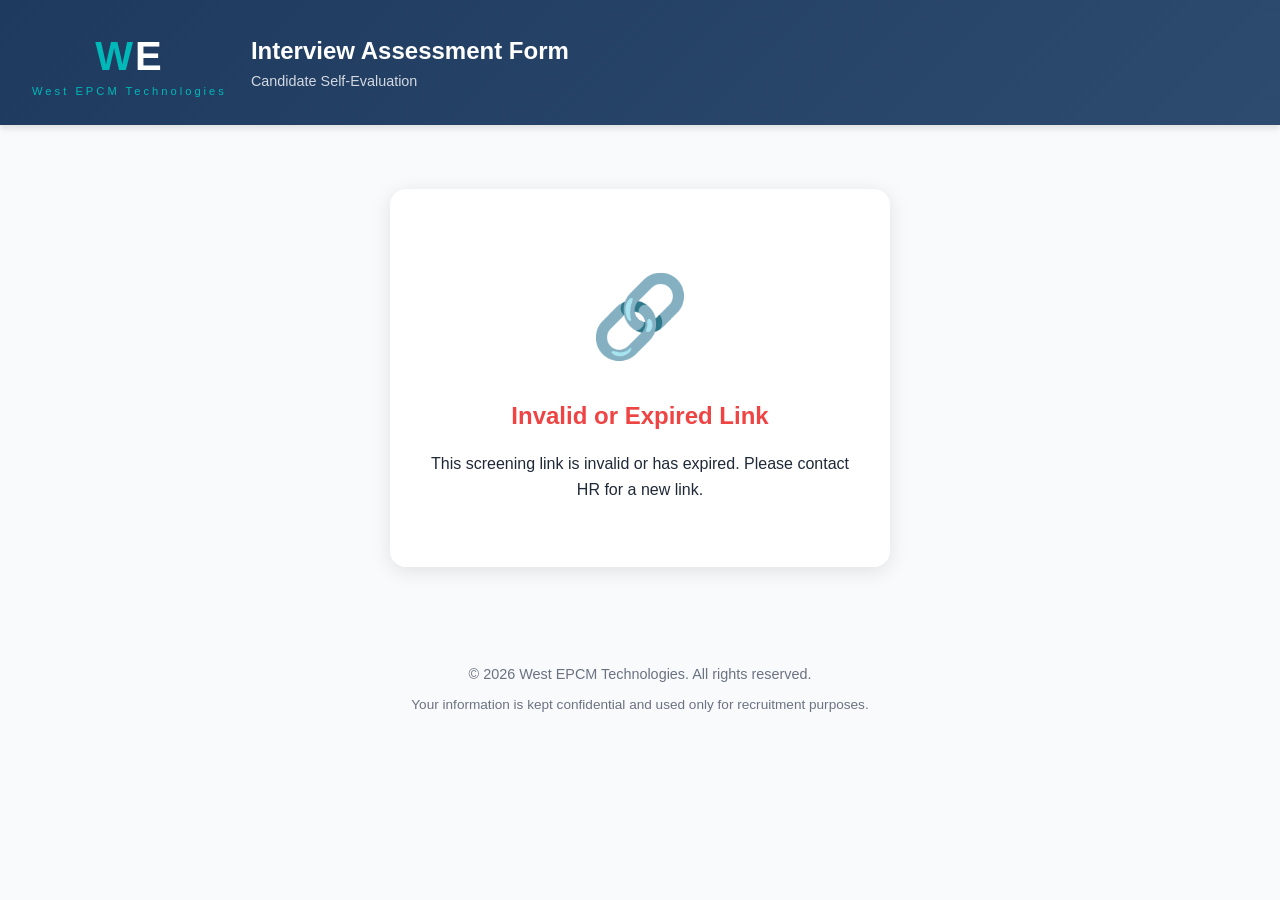
<file: public/candidate-screening.html>
<!DOCTYPE html>
<html lang="en">
<head>
    <meta charset="UTF-8">
    <meta name="viewport" content="width=device-width, initial-scale=1.0">
    <title>West EPCM Technologies — Interview Assessment Form</title>
    <link rel="icon" type="image/png" href="/icons/icon-32x32.png">
    <style>
        * {
            margin: 0;
            padding: 0;
            box-sizing: border-box;
        }

        :root {
            --primary: #00b8b8;
            --primary-dark: #009999;
            --secondary: #1e3a5f;
            --text-dark: #1f2937;
            --text-light: #6b7280;
            --background: #f8fafc;
            --white: #ffffff;
            --border: #e5e7eb;
            --success: #10b981;
            --danger: #ef4444;
            --warning: #f59e0b;
        }

        body {
            font-family: 'Segoe UI', Tahoma, Geneva, Verdana, sans-serif;
            background: var(--background);
            color: var(--text-dark);
            line-height: 1.6;
            min-height: 100vh;
        }

        /* Header */
        .header {
            background: linear-gradient(135deg, var(--secondary) 0%, #2d4a6f 100%);
            color: white;
            padding: 1.5rem 2rem;
            display: flex;
            align-items: center;
            gap: 1.5rem;
            box-shadow: 0 4px 6px rgba(0, 0, 0, 0.1);
        }

        .logo {
            display: flex;
            flex-direction: column;
            align-items: center;
        }

        .logo-text {
            font-size: 2.5rem;
            font-weight: 800;
            letter-spacing: 2px;
        }

        .logo-text span:first-child {
            color: var(--primary);
        }

        .logo-text span:last-child {
            color: white;
        }

        .logo-subtitle {
            font-size: 0.7rem;
            letter-spacing: 3px;
            color: var(--primary);
            margin-top: -5px;
        }

        .header-title {
            flex: 1;
        }

        .header-title h1 {
            font-size: 1.5rem;
            font-weight: 600;
        }

        .header-title p {
            font-size: 0.9rem;
            opacity: 0.8;
        }

        /* Main Container */
        .container {
            max-width: 900px;
            margin: 2rem auto;
            padding: 0 1.5rem;
        }

        /* Form Sections */
        .form-section {
            background: var(--white);
            border-radius: 12px;
            padding: 2rem;
            margin-bottom: 1.5rem;
            box-shadow: 0 2px 8px rgba(0, 0, 0, 0.08);
            border: 1px solid var(--border);
        }

        .section-title {
            font-size: 1.2rem;
            font-weight: 600;
            color: var(--secondary);
            margin-bottom: 1.5rem;
            padding-bottom: 0.75rem;
            border-bottom: 2px solid var(--primary);
            display: flex;
            align-items: center;
            gap: 0.5rem;
        }

        .section-number {
            background: var(--primary);
            color: white;
            width: 28px;
            height: 28px;
            border-radius: 50%;
            display: flex;
            align-items: center;
            justify-content: center;
            font-size: 0.9rem;
            font-weight: 700;
        }

        /* Form Groups */
        .form-group {
            margin-bottom: 1.25rem;
        }

        .form-group label {
            display: block;
            font-weight: 600;
            color: var(--text-dark);
            margin-bottom: 0.5rem;
            font-size: 0.95rem;
        }

        .form-group label .required {
            color: var(--danger);
            margin-left: 2px;
        }

        .form-group input[type="text"],
        .form-group input[type="email"],
        .form-group input[type="tel"],
        .form-group input[type="date"],
        .form-group select,
        .form-group textarea {
            width: 100%;
            padding: 0.75rem 1rem;
            border: 1px solid var(--border);
            border-radius: 8px;
            font-size: 1rem;
            transition: border-color 0.2s, box-shadow 0.2s;
            background: var(--white);
        }

        .form-group input:focus,
        .form-group select:focus,
        .form-group textarea:focus {
            outline: none;
            border-color: var(--primary);
            box-shadow: 0 0 0 3px rgba(0, 184, 184, 0.15);
        }

        .form-group textarea {
            resize: vertical;
            min-height: 100px;
        }

        .form-row {
            display: grid;
            grid-template-columns: repeat(auto-fit, minmax(250px, 1fr));
            gap: 1rem;
        }

        /* Rating Scale */
        .rating-item {
            display: flex;
            flex-wrap: wrap;
            align-items: center;
            padding: 0.75rem 0;
            border-bottom: 1px solid #f3f4f6;
            gap: 0.5rem;
        }

        .rating-item:last-child {
            border-bottom: none;
        }

        .rating-label {
            flex: 1;
            min-width: 200px;
            font-weight: 500;
            color: var(--text-dark);
        }

        .rating-options {
            display: flex;
            gap: 0.5rem;
            flex-wrap: wrap;
        }

        .rating-option {
            display: flex;
            align-items: center;
            gap: 0.35rem;
            cursor: pointer;
            padding: 0.4rem 0.75rem;
            border-radius: 20px;
            border: 2px solid var(--border);
            transition: all 0.2s;
            font-size: 0.85rem;
        }

        .rating-option:hover {
            border-color: var(--primary);
            background: rgba(0, 184, 184, 0.05);
        }

        .rating-option input {
            display: none;
        }

        .rating-option.selected {
            background: var(--primary);
            border-color: var(--primary);
            color: white;
        }

        .rating-option.excellent.selected { background: #10b981; border-color: #10b981; }
        .rating-option.good.selected { background: #3b82f6; border-color: #3b82f6; }
        .rating-option.fair.selected { background: #f59e0b; border-color: #f59e0b; }
        .rating-option.poor.selected { background: #ef4444; border-color: #ef4444; }

        /* Submit Button */
        .submit-section {
            text-align: center;
            padding: 2rem 0;
        }

        .btn-submit {
            background: linear-gradient(135deg, var(--primary), var(--primary-dark));
            color: white;
            border: none;
            padding: 1rem 3rem;
            font-size: 1.1rem;
            font-weight: 600;
            border-radius: 10px;
            cursor: pointer;
            transition: transform 0.2s, box-shadow 0.2s;
            display: inline-flex;
            align-items: center;
            gap: 0.5rem;
        }

        .btn-submit:hover {
            transform: translateY(-2px);
            box-shadow: 0 8px 20px rgba(0, 184, 184, 0.35);
        }

        .btn-submit:disabled {
            background: var(--text-light);
            cursor: not-allowed;
            transform: none;
            box-shadow: none;
        }

        /* Progress Indicator */
        .progress-bar {
            background: var(--border);
            height: 6px;
            border-radius: 3px;
            margin-bottom: 2rem;
            overflow: hidden;
        }

        .progress-fill {
            background: linear-gradient(90deg, var(--primary), var(--success));
            height: 100%;
            width: 0%;
            transition: width 0.5s ease;
            border-radius: 3px;
        }

        /* Success Message */
        .success-message {
            display: none;
            text-align: center;
            padding: 4rem 2rem;
            background: var(--white);
            border-radius: 16px;
            box-shadow: 0 4px 20px rgba(0, 0, 0, 0.1);
        }

        .success-message.show {
            display: block;
            animation: fadeInUp 0.5s ease;
        }

        .success-icon {
            font-size: 5rem;
            margin-bottom: 1.5rem;
        }

        .success-message h2 {
            color: var(--success);
            font-size: 2rem;
            margin-bottom: 1rem;
        }

        .success-message p {
            color: var(--text-light);
            font-size: 1.1rem;
            max-width: 500px;
            margin: 0 auto;
        }

        /* Loading Overlay */
        .loading-overlay {
            display: none;
            position: fixed;
            top: 0;
            left: 0;
            width: 100%;
            height: 100%;
            background: rgba(255, 255, 255, 0.9);
            z-index: 1000;
            justify-content: center;
            align-items: center;
            flex-direction: column;
        }

        .loading-overlay.show {
            display: flex;
        }

        .spinner {
            width: 50px;
            height: 50px;
            border: 4px solid var(--border);
            border-top-color: var(--primary);
            border-radius: 50%;
            animation: spin 1s linear infinite;
        }

        @keyframes spin {
            to { transform: rotate(360deg); }
        }

        @keyframes fadeInUp {
            from {
                opacity: 0;
                transform: translateY(20px);
            }
            to {
                opacity: 1;
                transform: translateY(0);
            }
        }

        /* Invalid Token Page */
        .invalid-token {
            display: none;
            text-align: center;
            padding: 4rem 2rem;
            background: var(--white);
            border-radius: 16px;
            box-shadow: 0 4px 20px rgba(0, 0, 0, 0.1);
            max-width: 500px;
            margin: 4rem auto;
        }

        .invalid-token.show {
            display: block;
        }

        .invalid-icon {
            font-size: 5rem;
            margin-bottom: 1rem;
        }

        .invalid-token h2 {
            color: var(--danger);
            margin-bottom: 1rem;
        }

        /* Footer */
        .footer {
            text-align: center;
            padding: 2rem;
            color: var(--text-light);
            font-size: 0.9rem;
        }

        /* Responsive */
        @media (max-width: 768px) {
            .header {
                flex-direction: column;
                text-align: center;
                padding: 1rem;
            }

            .form-section {
                padding: 1.25rem;
            }

            .rating-item {
                flex-direction: column;
                align-items: flex-start;
            }

            .rating-options {
                margin-top: 0.5rem;
            }

            .btn-submit {
                width: 100%;
                justify-content: center;
            }
        }

        /* Info Box */
        .info-box {
            background: linear-gradient(135deg, rgba(0, 184, 184, 0.1), rgba(0, 184, 184, 0.05));
            border: 1px solid rgba(0, 184, 184, 0.3);
            border-radius: 10px;
            padding: 1rem 1.5rem;
            margin-bottom: 1.5rem;
            display: flex;
            align-items: flex-start;
            gap: 0.75rem;
        }

        .info-box-icon {
            font-size: 1.25rem;
            flex-shrink: 0;
        }

        .info-box-content {
            font-size: 0.95rem;
            color: var(--text-dark);
        }

        .info-box-content strong {
            color: var(--secondary);
        }

        /* Already Submitted */
        .already-submitted {
            display: none;
            text-align: center;
            padding: 4rem 2rem;
            background: var(--white);
            border-radius: 16px;
            box-shadow: 0 4px 20px rgba(0, 0, 0, 0.1);
        }

        .already-submitted.show {
            display: block;
        }
    </style>
</head>
<body>
    <!-- Header -->
    <header class="header">
        <div class="logo">
            <div class="logo-text">
                <span>W</span><span>E</span>
            </div>
            <div class="logo-subtitle">West EPCM Technologies</div>
        </div>
        <div class="header-title">
            <h1>Interview Assessment Form</h1>
            <p>Candidate Self-Evaluation</p>
        </div>
    </header>

    <!-- Loading Overlay -->
    <div class="loading-overlay" id="loadingOverlay">
        <div class="spinner"></div>
        <p style="margin-top: 1rem; color: var(--text-light);">Submitting your response...</p>
    </div>

    <!-- Invalid Token Message -->
    <div class="container">
        <div class="invalid-token" id="invalidToken">
            <div class="invalid-icon">🔗</div>
            <h2>Invalid or Expired Link</h2>
            <p>This screening link is invalid or has expired. Please contact HR for a new link.</p>
        </div>
    </div>

    <!-- Already Submitted Message -->
    <div class="container">
        <div class="already-submitted" id="alreadySubmitted">
            <div class="success-icon">✅</div>
            <h2 style="color: var(--primary);">Already Submitted</h2>
            <p>You have already submitted your assessment. Thank you for your response!</p>
        </div>
    </div>

    <!-- Success Message -->
    <div class="container">
        <div class="success-message" id="successMessage">
            <div class="success-icon">🎉</div>
            <h2>Thank You!</h2>
            <p>Your interview assessment has been submitted successfully. Our HR team will review your response and get back to you soon.</p>
        </div>
    </div>

    <!-- Main Form -->
    <div class="container" id="formContainer">
        <!-- Progress Bar -->
        <div class="progress-bar">
            <div class="progress-fill" id="progressFill"></div>
        </div>
        
        <!-- Job Description Display -->
        <div id="jobDescriptionDisplay" style="display:none;"></div>

        <form id="screeningForm">
            <!-- Hidden Fields -->
            <input type="hidden" id="screeningToken" name="token">
            <input type="hidden" id="positionId" name="positionId">

            <!-- Section 1: Candidate Information -->
            <div class="form-section">
                <h2 class="section-title">
                    <span class="section-number">1</span>
                    Candidate Information
                </h2>
                
                <div class="info-box">
                    <span class="info-box-icon">ℹ️</span>
                    <div class="info-box-content">
                        Please fill in your details accurately. Fields marked with <span style="color: var(--danger);">*</span> are required.
                    </div>
                </div>

                <div class="form-row">
                    <div class="form-group">
                        <label>Full Name <span class="required">*</span></label>
                        <input type="text" id="candidateName" name="candidateName" required placeholder="Enter your full name">
                    </div>
                    <div class="form-group">
                        <label>Email Address <span class="required">*</span></label>
                        <input type="email" id="candidateEmail" name="candidateEmail" required placeholder="your.email@example.com">
                    </div>
                </div>

                <div class="form-row">
                    <div class="form-group">
                        <label>Phone Number <span class="required">*</span></label>
                        <input type="tel" id="candidatePhone" name="candidatePhone" required placeholder="+91 98765 43210">
                    </div>
                    <div class="form-group">
                        <label>Position Applied For</label>
                        <input type="text" id="positionApplied" name="positionApplied" readonly>
                    </div>
                </div>

                <div class="form-row">
                    <div class="form-group">
                        <label>Current/Previous Company</label>
                        <input type="text" id="currentCompany" name="currentCompany" placeholder="Company name">
                    </div>
                    <div class="form-group">
                        <label>Years of Experience</label>
                        <select id="experience" name="experience">
                            <option value="">Select...</option>
                            <option value="fresher">Fresher (0-1 years)</option>
                            <option value="junior">Junior (1-3 years)</option>
                            <option value="mid">Mid-Level (3-5 years)</option>
                            <option value="senior">Senior (5-8 years)</option>
                            <option value="expert">Expert (8+ years)</option>
                        </select>
                    </div>
                </div>
            </div>

            <!-- Section 2: Technical Skills Self-Assessment -->
            <div class="form-section">
                <h2 class="section-title">
                    <span class="section-number">2</span>
                    Technical Skills & Knowledge
                </h2>

                <div class="info-box">
                    <span class="info-box-icon">💡</span>
                    <div class="info-box-content">
                        <strong>Rate yourself honestly</strong> on the following technical competencies. This helps us understand your strengths and areas for growth.
                    </div>
                </div>

                <div class="rating-item">
                    <span class="rating-label">Relevant Experience in the Field</span>
                    <div class="rating-options" data-field="relevantExperience">
                        <label class="rating-option excellent"><input type="radio" name="relevantExperience" value="excellent">Excellent</label>
                        <label class="rating-option good"><input type="radio" name="relevantExperience" value="good">Good</label>
                        <label class="rating-option fair"><input type="radio" name="relevantExperience" value="fair">Fair</label>
                        <label class="rating-option poor"><input type="radio" name="relevantExperience" value="poor">Limited</label>
                    </div>
                </div>

                <div class="rating-item">
                    <span class="rating-label">Knowledge of Industry/Field</span>
                    <div class="rating-options" data-field="industryKnowledge">
                        <label class="rating-option excellent"><input type="radio" name="industryKnowledge" value="excellent">Excellent</label>
                        <label class="rating-option good"><input type="radio" name="industryKnowledge" value="good">Good</label>
                        <label class="rating-option fair"><input type="radio" name="industryKnowledge" value="fair">Fair</label>
                        <label class="rating-option poor"><input type="radio" name="industryKnowledge" value="poor">Limited</label>
                    </div>
                </div>

                <div class="rating-item">
                    <span class="rating-label">Problem-Solving Ability</span>
                    <div class="rating-options" data-field="problemSolving">
                        <label class="rating-option excellent"><input type="radio" name="problemSolving" value="excellent">Excellent</label>
                        <label class="rating-option good"><input type="radio" name="problemSolving" value="good">Good</label>
                        <label class="rating-option fair"><input type="radio" name="problemSolving" value="fair">Fair</label>
                        <label class="rating-option poor"><input type="radio" name="problemSolving" value="poor">Limited</label>
                    </div>
                </div>

                <div class="rating-item">
                    <span class="rating-label">Technical Expertise (Software/Tools)</span>
                    <div class="rating-options" data-field="technicalExpertise">
                        <label class="rating-option excellent"><input type="radio" name="technicalExpertise" value="excellent">Excellent</label>
                        <label class="rating-option good"><input type="radio" name="technicalExpertise" value="good">Good</label>
                        <label class="rating-option fair"><input type="radio" name="technicalExpertise" value="fair">Fair</label>
                        <label class="rating-option poor"><input type="radio" name="technicalExpertise" value="poor">Limited</label>
                    </div>
                </div>

                <div class="rating-item">
                    <span class="rating-label">Ability to Learn New Skills</span>
                    <div class="rating-options" data-field="learningAbility">
                        <label class="rating-option excellent"><input type="radio" name="learningAbility" value="excellent">Excellent</label>
                        <label class="rating-option good"><input type="radio" name="learningAbility" value="good">Good</label>
                        <label class="rating-option fair"><input type="radio" name="learningAbility" value="fair">Fair</label>
                        <label class="rating-option poor"><input type="radio" name="learningAbility" value="poor">Limited</label>
                    </div>
                </div>
            </div>

            <!-- Section 3: Behavioral & Soft Skills -->
            <div class="form-section">
                <h2 class="section-title">
                    <span class="section-number">3</span>
                    Behavioral & Soft Skills
                </h2>

                <div class="rating-item">
                    <span class="rating-label">Teamwork & Collaboration</span>
                    <div class="rating-options" data-field="teamwork">
                        <label class="rating-option excellent"><input type="radio" name="teamwork" value="excellent">Excellent</label>
                        <label class="rating-option good"><input type="radio" name="teamwork" value="good">Good</label>
                        <label class="rating-option fair"><input type="radio" name="teamwork" value="fair">Fair</label>
                        <label class="rating-option poor"><input type="radio" name="teamwork" value="poor">Limited</label>
                    </div>
                </div>

                <div class="rating-item">
                    <span class="rating-label">Leadership & Initiative</span>
                    <div class="rating-options" data-field="leadership">
                        <label class="rating-option excellent"><input type="radio" name="leadership" value="excellent">Excellent</label>
                        <label class="rating-option good"><input type="radio" name="leadership" value="good">Good</label>
                        <label class="rating-option fair"><input type="radio" name="leadership" value="fair">Fair</label>
                        <label class="rating-option poor"><input type="radio" name="leadership" value="poor">Limited</label>
                    </div>
                </div>

                <div class="rating-item">
                    <span class="rating-label">Adaptability & Flexibility</span>
                    <div class="rating-options" data-field="adaptability">
                        <label class="rating-option excellent"><input type="radio" name="adaptability" value="excellent">Excellent</label>
                        <label class="rating-option good"><input type="radio" name="adaptability" value="good">Good</label>
                        <label class="rating-option fair"><input type="radio" name="adaptability" value="fair">Fair</label>
                        <label class="rating-option poor"><input type="radio" name="adaptability" value="poor">Limited</label>
                    </div>
                </div>

                <div class="rating-item">
                    <span class="rating-label">Work Ethic & Motivation</span>
                    <div class="rating-options" data-field="workEthic">
                        <label class="rating-option excellent"><input type="radio" name="workEthic" value="excellent">Excellent</label>
                        <label class="rating-option good"><input type="radio" name="workEthic" value="good">Good</label>
                        <label class="rating-option fair"><input type="radio" name="workEthic" value="fair">Fair</label>
                        <label class="rating-option poor"><input type="radio" name="workEthic" value="poor">Limited</label>
                    </div>
                </div>

                <div class="rating-item">
                    <span class="rating-label">Communication Skills</span>
                    <div class="rating-options" data-field="communication">
                        <label class="rating-option excellent"><input type="radio" name="communication" value="excellent">Excellent</label>
                        <label class="rating-option good"><input type="radio" name="communication" value="good">Good</label>
                        <label class="rating-option fair"><input type="radio" name="communication" value="fair">Fair</label>
                        <label class="rating-option poor"><input type="radio" name="communication" value="poor">Limited</label>
                    </div>
                </div>
            </div>

            <!-- Section 4: Problem-Solving & Critical Thinking -->
            <div class="form-section">
                <h2 class="section-title">
                    <span class="section-number">4</span>
                    Problem-Solving & Critical Thinking
                </h2>

                <div class="rating-item">
                    <span class="rating-label">Ability to Handle Stress</span>
                    <div class="rating-options" data-field="stressHandling">
                        <label class="rating-option excellent"><input type="radio" name="stressHandling" value="excellent">Excellent</label>
                        <label class="rating-option good"><input type="radio" name="stressHandling" value="good">Good</label>
                        <label class="rating-option fair"><input type="radio" name="stressHandling" value="fair">Fair</label>
                        <label class="rating-option poor"><input type="radio" name="stressHandling" value="poor">Limited</label>
                    </div>
                </div>

                <div class="rating-item">
                    <span class="rating-label">Logical Thinking & Analysis</span>
                    <div class="rating-options" data-field="logicalThinking">
                        <label class="rating-option excellent"><input type="radio" name="logicalThinking" value="excellent">Excellent</label>
                        <label class="rating-option good"><input type="radio" name="logicalThinking" value="good">Good</label>
                        <label class="rating-option fair"><input type="radio" name="logicalThinking" value="fair">Fair</label>
                        <label class="rating-option poor"><input type="radio" name="logicalThinking" value="poor">Limited</label>
                    </div>
                </div>

                <div class="rating-item">
                    <span class="rating-label">Creativity & Innovation</span>
                    <div class="rating-options" data-field="creativity">
                        <label class="rating-option excellent"><input type="radio" name="creativity" value="excellent">Excellent</label>
                        <label class="rating-option good"><input type="radio" name="creativity" value="good">Good</label>
                        <label class="rating-option fair"><input type="radio" name="creativity" value="fair">Fair</label>
                        <label class="rating-option poor"><input type="radio" name="creativity" value="poor">Limited</label>
                    </div>
                </div>

                <div class="rating-item">
                    <span class="rating-label">Decision-Making Skills</span>
                    <div class="rating-options" data-field="decisionMaking">
                        <label class="rating-option excellent"><input type="radio" name="decisionMaking" value="excellent">Excellent</label>
                        <label class="rating-option good"><input type="radio" name="decisionMaking" value="good">Good</label>
                        <label class="rating-option fair"><input type="radio" name="decisionMaking" value="fair">Fair</label>
                        <label class="rating-option poor"><input type="radio" name="decisionMaking" value="poor">Limited</label>
                    </div>
                </div>
            </div>

            <!-- Section 5: Additional Information -->
            <div class="form-section">
                <h2 class="section-title">
                    <span class="section-number">5</span>
                    Additional Information
                </h2>

                <div class="form-group">
                    <label>What do you consider your greatest strengths?</label>
                    <textarea id="strengths" name="strengths" placeholder="Describe your key strengths and how they would benefit this role..." rows="4"></textarea>
                </div>

                <div class="form-group">
                    <label>What areas would you like to improve or develop?</label>
                    <textarea id="improvements" name="improvements" placeholder="Share areas where you're looking to grow..." rows="4"></textarea>
                </div>

                <div class="form-group">
                    <label>Key Achievements (Professional or Academic)</label>
                    <textarea id="achievements" name="achievements" placeholder="Describe 2-3 notable achievements that demonstrate your capabilities..." rows="4"></textarea>
                </div>

                <div class="form-group">
                    <label>Why are you interested in this position with our team?</label>
                    <textarea id="motivation" name="motivation" placeholder="Tell us what attracts you to this opportunity..." rows="4"></textarea>
                </div>

                <div class="form-row">
                    <div class="form-group">
                        <label>Expected Salary (Monthly)</label>
                        <input type="text" id="expectedSalary" name="expectedSalary" placeholder="e.g., ₹50,000 - ₹60,000">
                    </div>
                    <div class="form-group">
                        <label>Available to Start From</label>
                        <input type="date" id="availableFrom" name="availableFrom">
                    </div>
                </div>

                <div class="form-group">
                    <label>Any additional comments or questions?</label>
                    <textarea id="additionalComments" name="additionalComments" placeholder="Anything else you'd like us to know..." rows="3"></textarea>
                </div>
            </div>

            <!-- Submit Button -->
            <div class="submit-section">
                <button type="submit" class="btn-submit" id="submitBtn">
                    <span>📤</span> Submit Assessment
                </button>
            </div>
        </form>
    </div>

    <!-- Footer -->
    <footer class="footer">
        <p>© 2026 West EPCM Technologies. All rights reserved.</p>
        <p style="margin-top: 0.5rem; font-size: 0.85rem;">Your information is kept confidential and used only for recruitment purposes.</p>
    </footer>

    <script>
        // ============================================
        // CONFIGURATION
        // ============================================
        const API_BASE = 'https://eb-backend-rxu6.onrender.com';
        
        // ============================================
        // INITIALIZE
        // ============================================
        document.addEventListener('DOMContentLoaded', function() {
            initializeForm();
            setupRatingOptions();
            setupProgressTracking();
            setupFormSubmission();
        });

        // ============================================
        // FORM INITIALIZATION
        // ============================================
        function initializeForm() {
            // Get token from URL
            const urlParams = new URLSearchParams(window.location.search);
            const token = urlParams.get('token');
            
            if (!token) {
                showInvalidToken();
                return;
            }

            // Validate token and load screening details
            validateToken(token);
        }

        async function validateToken(token) {
            console.log('🔍 Validating token:', token);
            try {
                const response = await fetch(`${API_BASE}/api/screening/validate?token=${token}`);
                console.log('📡 Response status:', response.status);
                
                if (!response.ok) {
                    console.error('❌ API returned error status:', response.status);
                    if (response.status === 404) {
                        showEndpointNotFound();
                        return;
                    }
                    showConnectionError();
                    return;
                }
                
                const data = await response.json();
                console.log('📋 API response:', data);
                
                if (data.success && data.valid) {
                    // Populate form with screening details
                    document.getElementById('screeningToken').value = token;
                    document.getElementById('positionApplied').value = data.data?.position || '';
                    document.getElementById('positionId').value = data.data?.positionId || '';
                    
                    // Show job description if available
                    if (data.data?.jobDescription) {
                        const jobDescEl = document.getElementById('jobDescriptionDisplay');
                        if (jobDescEl) {
                            jobDescEl.innerHTML = `
                                <div style="background:#f0f9ff;padding:1.25rem;border-radius:10px;margin-bottom:1.5rem;border-left:4px solid #00b8b8;">
                                    <h3 style="margin:0 0 0.75rem;color:#1e3a5f;font-size:1rem;">📋 Job Description - ${data.data.position}</h3>
                                    <p style="margin:0;color:#4b5563;white-space:pre-wrap;">${data.data.jobDescription}</p>
                                    ${data.data.experienceRequired ? `<p style="margin:0.75rem 0 0;color:#059669;font-weight:500;">Experience Required: ${data.data.experienceRequired}</p>` : ''}
                                </div>
                            `;
                            jobDescEl.style.display = 'block';
                        }
                    }
                    
                    // Show form
                    document.getElementById('formContainer').style.display = 'block';
                    console.log('✅ Form displayed successfully');
                } else if (data.closed) {
                    showClosedScreening();
                } else if (data.expired) {
                    showExpiredToken();
                } else {
                    console.log('❌ Token validation failed:', data.error);
                    showInvalidToken();
                }
            } catch (error) {
                console.error('❌ Error validating token:', error);
                showConnectionError();
            }
        }
        
        function showClosedScreening() {
            document.getElementById('formContainer').style.display = 'none';
            const container = document.getElementById('invalidToken');
            container.innerHTML = `
                <div class="status-icon">🚫</div>
                <h2 style="color:#6b7280;">Screening Closed</h2>
                <p>This position is no longer accepting applications.</p>
                <p style="color:#6b7280;font-size:0.9rem;margin-top:1rem;">Please contact HR for other opportunities.</p>
            `;
            container.classList.add('show');
        }
        
        function showEndpointNotFound() {
            document.getElementById('formContainer').style.display = 'none';
            const container = document.getElementById('invalidToken');
            container.innerHTML = `
                <div class="status-icon">🔧</div>
                <h2 style="color:#f59e0b;">API Not Deployed</h2>
                <p>The screening API endpoint is not available.</p>
                <p style="color:#6b7280;font-size:0.9rem;margin-top:1rem;">Please ensure <code>screening.js</code> is deployed to the backend.</p>
                <button onclick="location.reload()" style="margin-top:1rem;padding:0.75rem 2rem;background:#00b8b8;color:white;border:none;border-radius:8px;cursor:pointer;font-weight:600;">🔄 Try Again</button>
            `;
            container.classList.add('show');
        }

        function showInvalidToken() {
            document.getElementById('formContainer').style.display = 'none';
            document.getElementById('invalidToken').classList.add('show');
        }
        
        function showExpiredToken() {
            document.getElementById('formContainer').style.display = 'none';
            const container = document.getElementById('invalidToken');
            container.querySelector('h2').textContent = 'Link Expired';
            container.querySelector('p').textContent = 'This assessment link has expired. Please contact HR to request a new link.';
            container.classList.add('show');
        }
        
        function showConnectionError() {
            document.getElementById('formContainer').style.display = 'none';
            const container = document.getElementById('invalidToken');
            container.innerHTML = `
                <div class="status-icon">⚠️</div>
                <h2 style="color:#f59e0b;">Backend Not Available</h2>
                <p>Unable to validate your screening link. This could mean:</p>
                <ul style="text-align:left;margin:1rem auto;max-width:300px;color:#6b7280;">
                    <li>The server is starting up (wait 30 seconds)</li>
                    <li>The screening API is not deployed</li>
                    <li>Network connection issue</li>
                </ul>
                <button onclick="location.reload()" style="margin-top:1rem;padding:0.75rem 2rem;background:#00b8b8;color:white;border:none;border-radius:8px;cursor:pointer;font-weight:600;">🔄 Try Again</button>
            `;
            container.classList.add('show');
        }

        function showAlreadySubmitted() {
            document.getElementById('formContainer').style.display = 'none';
            document.getElementById('alreadySubmitted').classList.add('show');
        }

        // ============================================
        // RATING OPTIONS
        // ============================================
        function setupRatingOptions() {
            document.querySelectorAll('.rating-option').forEach(option => {
                option.addEventListener('click', function() {
                    // Remove selected from siblings
                    const parent = this.parentElement;
                    parent.querySelectorAll('.rating-option').forEach(opt => {
                        opt.classList.remove('selected');
                    });
                    
                    // Add selected to clicked
                    this.classList.add('selected');
                    
                    // Check the radio
                    const radio = this.querySelector('input[type="radio"]');
                    if (radio) {
                        radio.checked = true;
                    }
                    
                    // Update progress
                    updateProgress();
                });
            });
        }

        // ============================================
        // PROGRESS TRACKING
        // ============================================
        function setupProgressTracking() {
            // Track all form inputs for progress
            const formInputs = document.querySelectorAll('#screeningForm input, #screeningForm select, #screeningForm textarea');
            formInputs.forEach(input => {
                input.addEventListener('change', updateProgress);
                input.addEventListener('input', updateProgress);
            });
        }

        function updateProgress() {
            const form = document.getElementById('screeningForm');
            const requiredFields = form.querySelectorAll('[required]');
            const ratingGroups = document.querySelectorAll('.rating-options');
            const textareas = form.querySelectorAll('textarea');
            
            let totalFields = requiredFields.length + ratingGroups.length + textareas.length;
            let filledFields = 0;
            
            // Check required fields
            requiredFields.forEach(field => {
                if (field.value.trim()) filledFields++;
            });
            
            // Check rating groups
            ratingGroups.forEach(group => {
                if (group.querySelector('input:checked')) filledFields++;
            });
            
            // Check textareas
            textareas.forEach(ta => {
                if (ta.value.trim()) filledFields++;
            });
            
            const progress = Math.round((filledFields / totalFields) * 100);
            document.getElementById('progressFill').style.width = progress + '%';
        }

        // ============================================
        // FORM SUBMISSION
        // ============================================
        function setupFormSubmission() {
            document.getElementById('screeningForm').addEventListener('submit', async function(e) {
                e.preventDefault();
                
                // Validate required fields
                if (!validateForm()) {
                    return;
                }
                
                // Show loading
                document.getElementById('loadingOverlay').classList.add('show');
                document.getElementById('submitBtn').disabled = true;
                
                // Collect form data
                const formData = collectFormData();
                
                try {
                    const response = await fetch(`${API_BASE}/api/screening/submit`, {
                        method: 'POST',
                        headers: {
                            'Content-Type': 'application/json'
                        },
                        body: JSON.stringify(formData)
                    });
                    
                    const data = await response.json();
                    
                    if (data.success) {
                        showSuccess();
                    } else {
                        throw new Error(data.error || 'Failed to submit');
                    }
                } catch (error) {
                    console.error('Error submitting form:', error);
                    alert('Failed to submit assessment. Please check your internet connection and try again.');
                    document.getElementById('loadingOverlay').classList.remove('show');
                    document.getElementById('submitBtn').disabled = false;
                }
            });
        }

        function validateForm() {
            const form = document.getElementById('screeningForm');
            const requiredFields = form.querySelectorAll('[required]');
            let isValid = true;
            
            requiredFields.forEach(field => {
                if (!field.value.trim()) {
                    field.style.borderColor = 'var(--danger)';
                    isValid = false;
                } else {
                    field.style.borderColor = '';
                }
            });
            
            if (!isValid) {
                alert('Please fill in all required fields.');
            }
            
            return isValid;
        }

        function collectFormData() {
            const form = document.getElementById('screeningForm');
            const formData = new FormData(form);
            
            // Convert to object
            const data = {
                token: formData.get('token'),
                positionId: formData.get('positionId'),
                candidateInfo: {
                    name: formData.get('candidateName'),
                    email: formData.get('candidateEmail'),
                    phone: formData.get('candidatePhone'),
                    currentCompany: formData.get('currentCompany'),
                    experience: formData.get('experience')
                },
                technicalSkills: {
                    relevantExperience: formData.get('relevantExperience'),
                    industryKnowledge: formData.get('industryKnowledge'),
                    problemSolving: formData.get('problemSolving'),
                    technicalExpertise: formData.get('technicalExpertise'),
                    learningAbility: formData.get('learningAbility')
                },
                behavioralSkills: {
                    teamwork: formData.get('teamwork'),
                    leadership: formData.get('leadership'),
                    adaptability: formData.get('adaptability'),
                    workEthic: formData.get('workEthic'),
                    communication: formData.get('communication')
                },
                criticalThinking: {
                    stressHandling: formData.get('stressHandling'),
                    logicalThinking: formData.get('logicalThinking'),
                    creativity: formData.get('creativity'),
                    decisionMaking: formData.get('decisionMaking')
                },
                additionalInfo: {
                    strengths: formData.get('strengths'),
                    improvements: formData.get('improvements'),
                    achievements: formData.get('achievements'),
                    motivation: formData.get('motivation'),
                    expectedSalary: formData.get('expectedSalary'),
                    availableFrom: formData.get('availableFrom'),
                    additionalComments: formData.get('additionalComments')
                },
                submittedAt: new Date().toISOString()
            };
            
            // Calculate scores
            data.scores = calculateScores(data);
            
            return data;
        }

        function calculateScores(data) {
            const scoreMap = { excellent: 4, good: 3, fair: 2, poor: 1 };
            
            const technicalScores = Object.values(data.technicalSkills).filter(v => v).map(v => scoreMap[v] || 0);
            const behavioralScores = Object.values(data.behavioralSkills).filter(v => v).map(v => scoreMap[v] || 0);
            const criticalScores = Object.values(data.criticalThinking).filter(v => v).map(v => scoreMap[v] || 0);
            
            const avgTechnical = technicalScores.length ? (technicalScores.reduce((a, b) => a + b, 0) / technicalScores.length) : 0;
            const avgBehavioral = behavioralScores.length ? (behavioralScores.reduce((a, b) => a + b, 0) / behavioralScores.length) : 0;
            const avgCritical = criticalScores.length ? (criticalScores.reduce((a, b) => a + b, 0) / criticalScores.length) : 0;
            
            const overallScore = (avgTechnical + avgBehavioral + avgCritical) / 3;
            
            return {
                technical: avgTechnical.toFixed(2),
                behavioral: avgBehavioral.toFixed(2),
                critical: avgCritical.toFixed(2),
                overall: overallScore.toFixed(2),
                percentage: ((overallScore / 4) * 100).toFixed(0)
            };
        }

        function showSuccess() {
            document.getElementById('loadingOverlay').classList.remove('show');
            document.getElementById('formContainer').style.display = 'none';
            document.getElementById('successMessage').classList.add('show');
            
            // Scroll to top
            window.scrollTo({ top: 0, behavior: 'smooth' });
        }
    </script>
</body>
</html>
</file>
